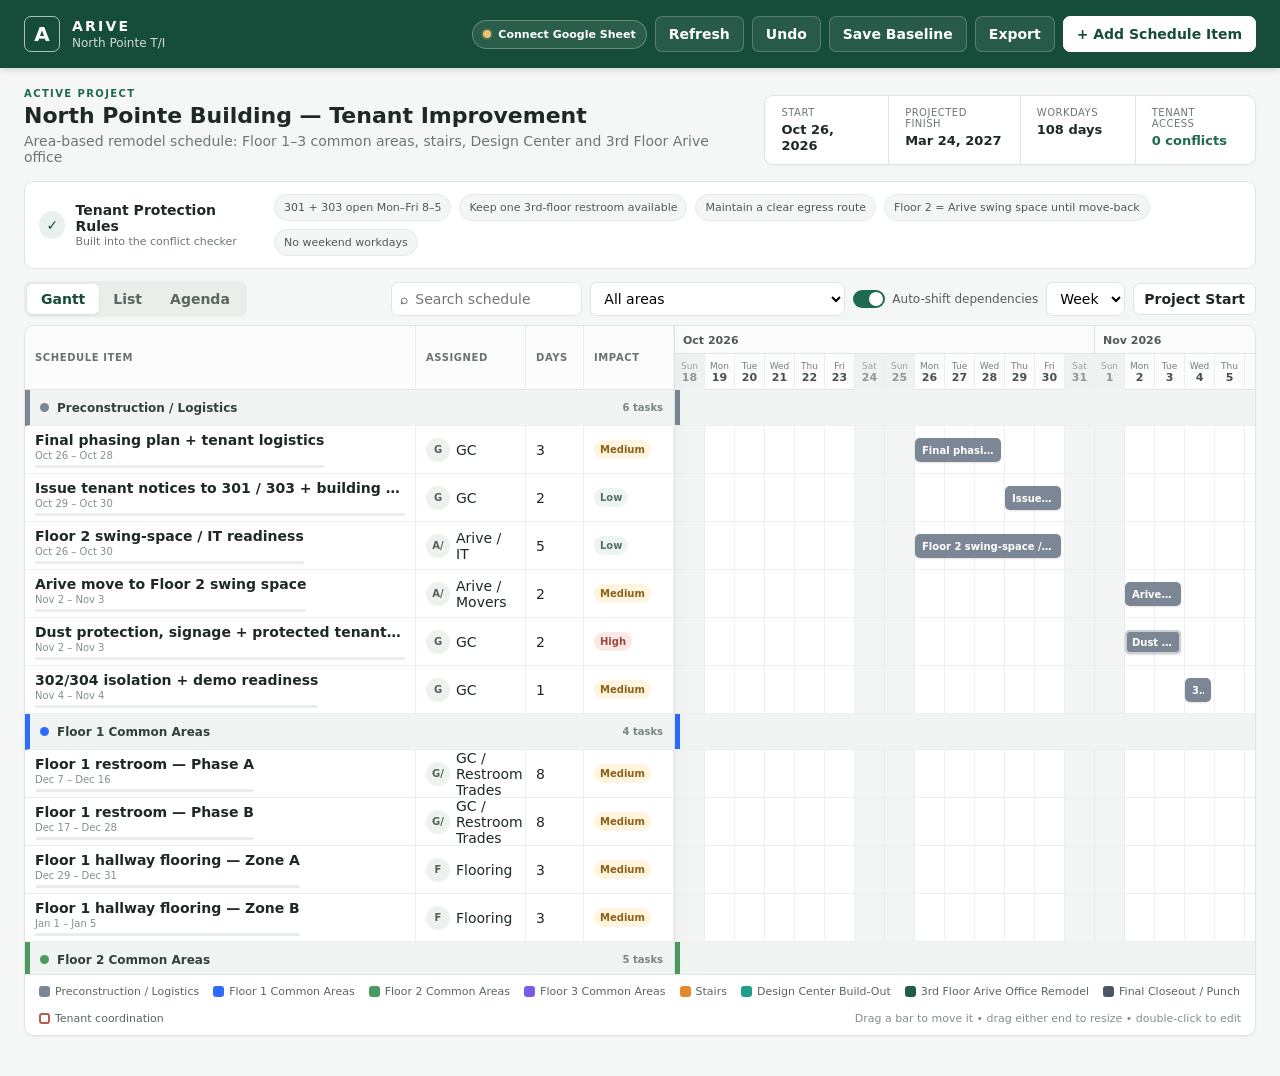
<file: index.html>
<!doctype html>
<html lang="en">
<head>
  <meta charset="utf-8" />
  <meta name="viewport" content="width=device-width, initial-scale=1" />
  <meta name="theme-color" content="#164d3a" />
  <title>North Pointe T/I Schedule</title>
  <link rel="stylesheet" href="styles.css" />
</head>
<body>
<header class="app-header">
    <div class="brand-wrap">
      <div class="brand-mark">A</div>
      <div>
        <div class="brand-name">ARIVE</div>
        <div class="brand-subtitle">North Pointe T/I</div>
      </div>
    </div>
    <div class="header-actions">
      <button class="sync-chip local" id="syncStatusBtn" title="Configure Google Sheets sync"><span class="sync-dot"></span><span id="syncStatusText">Connect Google Sheet</span></button>
      <button class="btn ghost" id="refreshBtn" title="Reload schedule from Google Sheets">Refresh</button>
      <button class="btn ghost" id="undoBtn" title="Undo last schedule change">Undo</button>
      <button class="btn ghost" id="baselineBtn">Save Baseline</button>
      <button class="btn ghost" id="exportBtn">Export</button>
      <button class="btn primary" id="addTaskBtn">+ Add Schedule Item</button>
    </div>
  </header>

  <main>
    <section class="project-strip">
      <div>
        <div class="eyebrow">ACTIVE PROJECT</div>
        <h1>North Pointe Building — Tenant Improvement</h1>
        <p>Area-based remodel schedule: Floor 1–3 common areas, stairs, Design Center and 3rd Floor Arive office</p>
      </div>
      <div class="project-stats">
        <div class="stat"><span>Start</span><strong id="projectStartLabel">Nov 2, 2026</strong></div>
        <div class="stat"><span>Projected finish</span><strong id="projectFinishLabel">—</strong></div>
        <div class="stat"><span>Workdays</span><strong id="workdayCount">—</strong></div>
        <div class="stat status-stat"><span>Tenant access</span><strong id="conflictCount" class="status-good">0 conflicts</strong></div>
      </div>
    </section>

    <section class="rules-card">
      <div class="rules-title">
        <span class="shield">✓</span>
        <div>
          <strong>Tenant Protection Rules</strong>
          <small>Built into the conflict checker</small>
        </div>
      </div>
      <div class="rule-pills">
        <span>301 + 303 open Mon–Fri 8–5</span>
        <span>Keep one 3rd-floor restroom available</span>
        <span>Maintain a clear egress route</span>
        <span>Floor 2 = Arive swing space until move-back</span>
        <span>No weekend workdays</span>
      </div>
    </section>

    <section id="warningPanel" class="warning-panel hidden"></section>

    <section class="toolbar">
      <div class="view-tabs" role="tablist">
        <button class="view-tab active" data-view="gantt">Gantt</button>
        <button class="view-tab" data-view="list">List</button>
        <button class="view-tab" data-view="agenda">Agenda</button>
      </div>
      <div class="toolbar-right">
        <label class="search-wrap"><span>⌕</span><input id="searchInput" placeholder="Search schedule" /></label>
        <select id="phaseFilter" class="control"><option value="all">All areas</option></select>
        <label class="toggle-wrap"><input id="autoShiftToggle" type="checkbox" checked /><span></span>Auto-shift dependencies</label>
        <select id="zoomSelect" class="control" title="Gantt zoom">
          <option value="day">Day</option>
          <option value="week" selected>Week</option>
        </select>
        <button class="btn ghost compact" id="todayBtn">Project Start</button>
      </div>
    </section>

    <section id="ganttView" class="schedule-card view-panel active">
      <div class="gantt-shell" id="ganttShell">
        <div class="task-pane">
          <div class="task-header grid-row">
            <div class="cell task-title-col">Schedule item</div>
            <div class="cell owner-col">Assigned</div>
            <div class="cell duration-col">Days</div>
            <div class="cell impact-col">Impact</div>
          </div>
          <div id="taskRows"></div>
        </div>
        <div class="timeline-pane" id="timelinePane">
          <div id="timelineHeader" class="timeline-header"></div>
          <div id="timelineBody" class="timeline-body"></div>
        </div>
      </div>
      <div class="legend" id="phaseLegend"></div>
    </section>

    <section id="listView" class="schedule-card view-panel">
      <div class="table-scroll"><table class="list-table"><thead><tr><th>Task</th><th>Phase</th><th>Start</th><th>Finish</th><th>Workdays</th><th>Assigned</th><th>Progress</th><th>Tenant impact</th><th>Work window</th><th>Predecessor</th></tr></thead><tbody id="listRows"></tbody></table></div>
    </section>

    <section id="agendaView" class="schedule-card view-panel">
      <div id="agendaRows" class="agenda-wrap"></div>
    </section>
  </main>

  <dialog id="taskDialog" class="modal">
    <form method="dialog" id="taskForm">
      <div class="modal-head">
        <div><div class="eyebrow">SCHEDULE ITEM</div><h2 id="dialogTitle">Add task</h2></div>
        <button class="icon-btn" value="cancel" type="button" id="closeDialogBtn">×</button>
      </div>
      <input type="hidden" id="taskId" />
      <div class="form-grid">
        <label class="full">Title<input id="taskTitle" required /></label>
        <label>Phase<select id="taskPhase"></select></label>
        <label>Assigned to<input id="taskOwner" placeholder="GC / trade / owner" /></label>
        <label>Start date<input id="taskStart" type="date" required /></label>
        <label>Duration (workdays)<input id="taskDuration" type="number" min="1" max="120" required /></label>
        <label>Progress<select id="taskProgress"><option value="0">0%</option><option value="25">25%</option><option value="50">50%</option><option value="75">75%</option><option value="100">100%</option></select></label>
        <label>Tenant impact<select id="taskImpact"><option>Low</option><option>Medium</option><option>High</option></select></label>
        <label>Work window<input id="taskWorkWindow" placeholder="Day / after-hours / phased" /></label>
        <label>Predecessor<select id="taskDependency"><option value="">None</option></select></label>
        <label>Dependency type<select id="taskDependencyType"><option value="FS">Finish → Start</option><option value="SS">Start → Start</option></select></label>
        <label class="full">Notes<textarea id="taskNotes" rows="3" placeholder="Access plan, shutdown notes, trade coordination, etc."></textarea></label>
        <label class="check full"><input id="taskAccessCritical" type="checkbox" /> This work affects the primary tenant access / egress path</label>
        <label class="full">Constraint group<select id="taskConstraint"><option value="">None</option><option value="f3-restroom">3rd floor restrooms — do not overlap</option><option value="f3-access">3rd floor access zones — do not overlap</option></select></label>
      </div>
      <div class="modal-actions">
        <button type="button" id="deleteTaskBtn" class="btn danger hidden">Delete</button>
        <span class="spacer"></span>
        <button type="button" id="cancelTaskBtn" class="btn ghost">Cancel</button>
        <button type="submit" class="btn primary">Save Item</button>
      </div>
    </form>
  </dialog>


  <dialog id="connectionDialog" class="modal small-modal">
    <div class="modal-head"><div><div class="eyebrow">GOOGLE SHEETS SYNC</div><h2>Connect schedule storage</h2></div><button class="icon-btn" id="closeConnectionBtn">×</button></div>
    <div class="connection-note">The dashboard stays fast in your browser, but the Google Sheet is the permanent source of truth. Your GitHub dashboard stores the live schedule in Google Sheets. The Web App URL is prefilled; paste the API Token from the <strong>Project Settings</strong> tab once on this browser. No schedule data is stored in GitHub.</div>
    <div class="connection-grid">
      <label>Apps Script Web App URL<input id="appsScriptUrl" placeholder="https://script.google.com/macros/s/.../exec" /></label>
      <label>API Token<input id="apiTokenInput" type="password" placeholder="Paste token from Project Settings" /></label>
    </div>
    <div id="connectionStatus" class="connection-status">Not connected.</div>
    <div class="modal-actions"><button class="btn ghost" id="disconnectBtn" type="button">Use Local Only</button><span class="spacer"></span><button class="btn ghost" id="testConnectionBtn" type="button">Test Connection</button><button class="btn primary" id="saveConnectionBtn" type="button">Connect + Load Sheet</button></div>
  </dialog>

  <dialog id="exportDialog" class="modal small-modal">
    <div class="modal-head"><div><div class="eyebrow">EXPORT / BACKUP</div><h2>Schedule data</h2></div><button class="icon-btn" id="closeExportBtn">×</button></div>
    <p class="muted">Download a portable backup or CSV. The live schedule keeps a browser backup and, when connected, saves the permanent copy to Google Sheets.</p>
    <div class="export-buttons">
      <button class="btn primary" id="downloadJsonBtn">Download JSON Backup</button>
      <button class="btn ghost" id="downloadCsvBtn">Download CSV</button>
      <label class="btn ghost file-btn">Import JSON<input type="file" id="importJsonInput" accept="application/json" /></label>
      <button class="btn ghost" id="resetBtn">Reset to Original Schedule</button>
    </div>
  </dialog>

  <div id="toast" class="toast"></div>
  <script src="config.js"></script>
  <script src="app.js"></script>
</body>
</html>
</file>
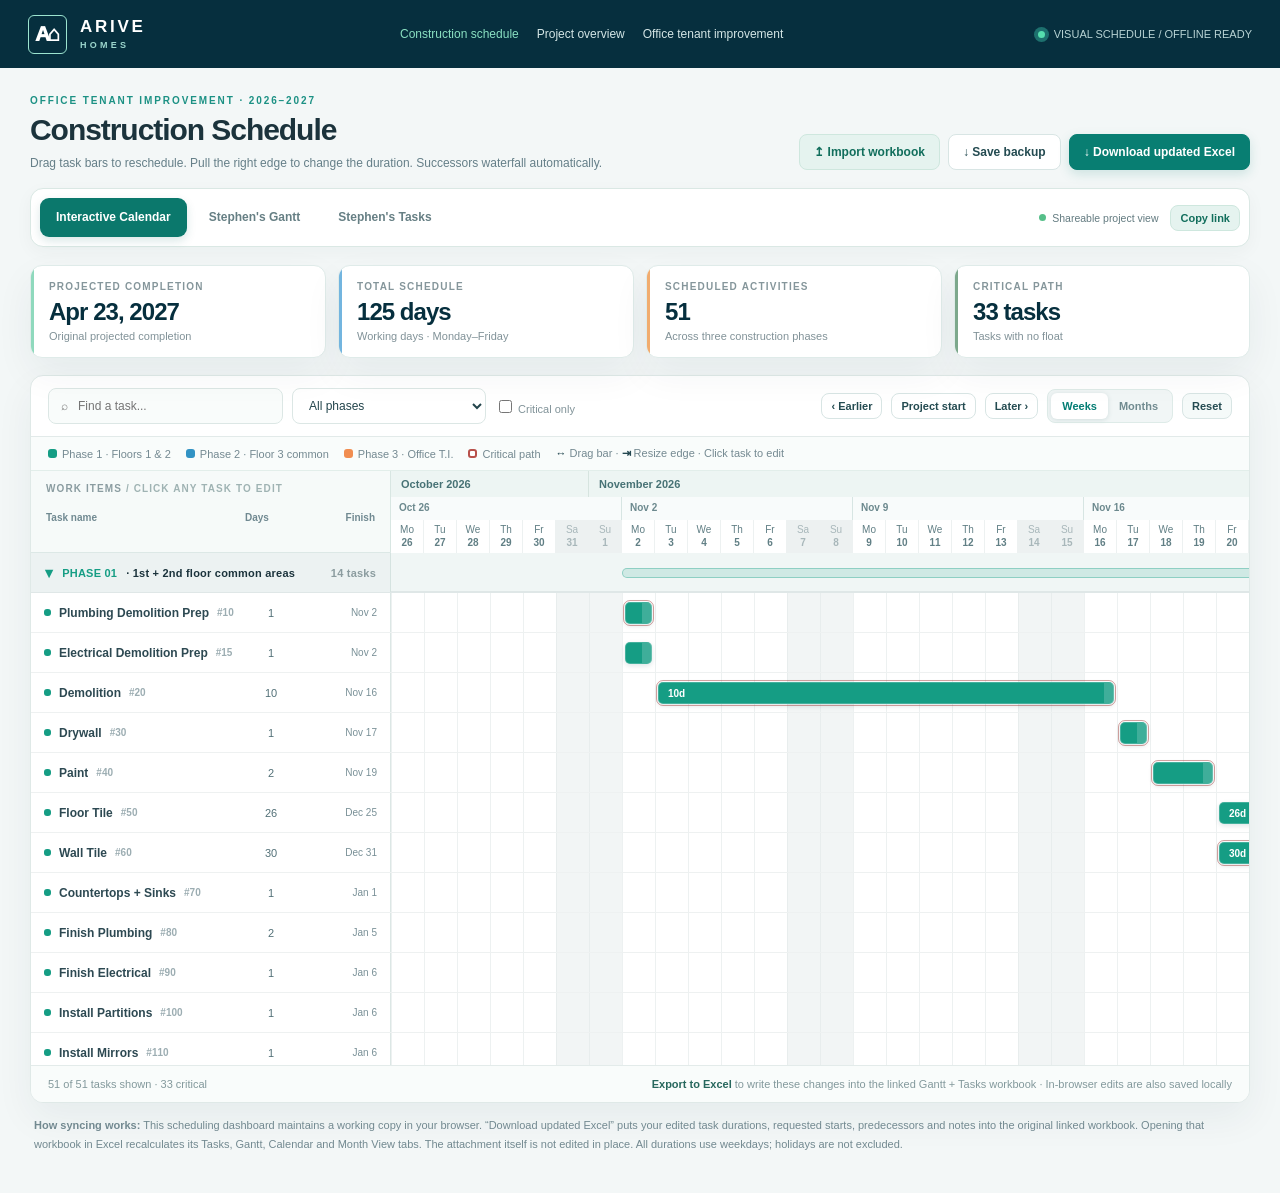
<file: stephen-office-ti/index.html>
<!DOCTYPE html>
<html lang="en"><head><meta charset="UTF-8"><meta name="viewport" content="width=device-width,initial-scale=1"><meta name="theme-color" content="#073b46"><title>ARIVE HOMES · Construction Scheduling</title>
<style>
:root{--navy:#062f3e;--deep:#053346;--blue:#167f91;--arive:#0b786c;--mint:#e5f6ed;--b:#dce7e6;--bg:#f3f7f7;--ink:#1b333c;--muted:#657f88;--purple:#7763c8;--shadow:0 15px 38px rgba(13,57,68,.06);--ph1:#159d84;--ph2:#3293c4;--ph3:#f18d50;--nameW:360px;--dayW:32px;font-family:Inter,ui-sans-serif,'Segoe UI',Arial,sans-serif}*{box-sizing:border-box}html,body{margin:0;min-height:100%;background:var(--bg);color:var(--ink)}button,input,select,textarea{font:inherit}button{cursor:pointer}button:disabled{opacity:.38;cursor:not-allowed}button:focus-visible,input:focus-visible,select:focus-visible{outline:3px solid #96d2b9;outline-offset:2px}header{height:68px;background:var(--navy);color:white;display:flex;align-items:center;padding:0 28px;gap:27px;justify-content:space-between}.logowrap{display:flex;align-items:center;gap:13px}.logo{width:39px;height:39px;border:1.5px solid #9ce4d0;display:grid;place-items:center;border-radius:6px;font-size:21px;font-weight:950;letter-spacing:-3px;padding-right:3px}.brand{font-size:17px;font-weight:850;letter-spacing:.16em;line-height:1}.brand small{font-size:9px;display:block;letter-spacing:.36em;font-weight:650;color:#9cd6cd;margin-top:6px}.navitem{font-size:12px;display:flex;gap:18px;color:#d4e6e6}.navitem span:first-child{color:#8ae0c2}.headright{display:flex;align-items:center;gap:9px;font-size:11px;color:#b8d3d4;white-space:nowrap}.pulse{background:#55ddae;width:7px;height:7px;border-radius:50%;box-shadow:0 0 0 4px #1d706e}.page{padding:27px 30px 26px;max-width:1850px;margin:auto}.page-head{display:flex;justify-content:space-between;gap:15px;flex-wrap:wrap;align-items:end;margin-bottom:18px}.eyebrow{color:#1c9184;text-transform:uppercase;font-size:10px;font-weight:850;letter-spacing:.19em;margin-bottom:7px}.title{font-size:30px;line-height:1.13;font-weight:850;letter-spacing:-.035em;margin:0}.sub{font-size:12px;margin:9px 0 0;color:var(--muted)}.actions,.group{display:flex;gap:8px;align-items:center;flex-wrap:wrap}.btn{border:1px solid #d8e5e4;border-radius:8px;padding:10px 14px;background:white;color:#244b51;font-size:12px;font-weight:750;white-space:nowrap}.btn:hover{border-color:#8dbfb7;background:#f5fcfa}.btn.primary{background:#087e72;color:#fff;border-color:#087e72;box-shadow:0 4px 12px rgba(8,126,114,.16)}.btn.primary:hover{background:#066e62}.btn.secondary{background:#e5f3ef;border-color:#cee7de;color:#116e5c}.btn.ghost{background:#f5faf9}.btn.tiny{padding:6px 9px;font-size:11px}.stats{display:grid;grid-template-columns:repeat(4,minmax(0,1fr));gap:12px;margin-bottom:17px}.stat{border:1px solid #dfebe9;background:white;border-radius:12px;padding:15px 18px;box-shadow:var(--shadow);position:relative;overflow:hidden}.stat:after{content:"";position:absolute;top:0;left:0;bottom:0;width:3px;background:#8fd9bd}.stat:nth-child(2):after{background:#73b5df}.stat:nth-child(3):after{background:#f1ac6f}.stat:nth-child(4):after{background:#7da88c}.statlabel{font-size:10px;letter-spacing:.12em;font-weight:830;color:#85969b;text-transform:uppercase}.statvalue{font-weight:820;color:var(--navy);font-size:24px;margin-top:6px;letter-spacing:-.04em}.statbottom{font-size:11px;color:#819298;margin-top:4px}.card{background:white;border:1px solid #dfe9e7;border-radius:13px;box-shadow:var(--shadow);overflow:hidden}.schedule-tools{padding:12px 17px;display:flex;align-items:center;justify-content:space-between;gap:12px;flex-wrap:wrap;border-bottom:1px solid #e2eae9}.left-tools,.right-tools{display:flex;align-items:center;gap:9px;flex-wrap:wrap}.search{border:1px solid #dce7e5;background:#f9fcfb;border-radius:8px;font-size:12px;padding:10px 12px;min-width:235px;color:#23454c}.select{border:1px solid #dce7e5;background:white;border-radius:8px;font-size:12px;padding:9px 12px;color:#23454c}.mini{font-size:11px;color:#819399}.view-toggle{display:flex;background:#f1f6f6;border:1px solid #deebe8;padding:3px;border-radius:8px}.view-toggle button{border:none;padding:7px 11px;font-size:11px;background:none;border-radius:6px;color:#718b90;font-weight:800}.view-toggle button.active{background:white;color:#047d74;box-shadow:0 1px 5px #d0dddd}.legend{display:flex;align-items:center;gap:15px;flex-wrap:wrap;background:#f9fcfb;padding:10px 17px;border-bottom:1px solid #e2eeea;font-size:11px;color:#748991}.legend strong{color:#234750}.lg{width:9px;height:9px;border-radius:3px;display:inline-block;margin-right:5px}.board{overflow:auto;max-height:min(66vh,800px);position:relative;scrollbar-color:#b8ccca #f0f5f4;overscroll-behavior:contain}.timeline-root{width:max-content;min-width:100%;position:relative}.topcell{display:flex;height:82px;position:sticky;top:0;z-index:11;background:white;border-bottom:1px solid #dce8e6}.lefthead{position:sticky;left:0;z-index:14;background:#f6faf9;border-right:1px solid #d8e6e2;width:var(--nameW);min-width:var(--nameW);padding:12px 15px}.lefthead .labeltop{font-size:10px;color:#8a9ca0;font-weight:850;letter-spacing:.11em;text-transform:uppercase}.lefthead .labelbottom{display:grid;grid-template-columns:1fr 48px 78px;margin-top:18px;font-size:10px;font-weight:800;color:#708991;gap:4px}.timehead{position:relative;flex:none;height:82px;background:white}.months{position:absolute;left:0;top:0;height:26px;width:100%;display:flex;background:#edf5f3}.mseg{border-right:1px solid #d6e4df;padding:7px 10px;font-weight:850;font-size:11px;color:#477275;white-space:nowrap;overflow:hidden}.weeks{position:absolute;top:26px;display:flex;height:23px;width:100%;background:#f8fbfb}.wseg{border-right:1px solid #d7e5e3;font-size:10px;padding:5px 8px;white-space:nowrap;color:#6c898e;font-weight:750}.days{position:absolute;display:flex;top:49px;width:100%;height:33px}.day{border-right:1px solid #edf1f1;font-size:10px;display:flex;flex-direction:column;justify-content:center;align-items:center;line-height:1.25;color:#617f85}.day.weekend{background:#edf1f1;color:#a8b7ba}.day.today{background:#dff2e7;color:#0b866e;font-weight:900}.phase-row{display:flex;height:40px;border-bottom:1px solid #dfe7e7;background:#ecf2f2;position:relative}.phase-label{position:sticky;left:0;z-index:7;width:var(--nameW);min-width:var(--nameW);display:flex;align-items:center;gap:9px;padding:0 14px;font-size:11px;font-weight:850;letter-spacing:.02em;cursor:pointer;background:#ecf2f2;border-right:1px solid #d5e3e0}.phase-label:hover{background:#e4efed}.phase-mini{margin-left:auto;font-weight:650;color:#8b9c9f}.phase-band{background:#f0f6f5;position:relative;border-bottom:1px solid #dfe7e7}.phase-duration{background:color-mix(in srgb, var(--clr) 15%, #f0f6f5);position:absolute;height:10px;top:15px;border-radius:10px;border:1px solid color-mix(in srgb, var(--clr) 35%, transparent)}.taskrow{display:flex;height:40px;border-bottom:1px solid #eef1f1;position:relative;background:white}.taskrow:hover{background:#f5faf9}.task-info{position:sticky;left:0;z-index:5;min-width:var(--nameW);width:var(--nameW);background:inherit;border-right:1px solid #dce7e5;display:grid;grid-template-columns:minmax(0,1fr) 48px 78px;align-items:center;gap:4px;padding:0 13px;cursor:pointer}.task-info:hover .taskname{text-decoration:underline;color:#067f73}.task-name-group{display:flex;align-items:center;gap:8px;min-width:0}.taskdot{width:7px;height:7px;flex:none;border-radius:3px}.taskname{font-size:12px;font-weight:700;white-space:nowrap;overflow:hidden;text-overflow:ellipsis;color:#2d4952}.task-id{color:#9cadb2;font-size:10px;flex:none;font-weight:700}.td-num{font-size:11px;color:#527077;text-align:center;font-variant-numeric:tabular-nums}.td-date{font-size:10px;color:#799097;text-align:right;white-space:nowrap}.chart-area{position:relative;flex:none;background-image:linear-gradient(to right,#edf1f1 1px,transparent 1px);background-size:var(--dayW) 100%}.wknd{position:absolute;top:0;height:100%;background:rgba(222,230,230,.4);pointer-events:none}.today-line{position:absolute;height:100%;width:2px;background:#24a87e;top:0;z-index:3;pointer-events:none;opacity:.75}.taskbar{position:absolute;top:9px;height:22px;border-radius:5px;display:flex;align-items:center;justify-content:flex-start;padding:0 9px;color:white;font-size:10px;font-weight:820;white-space:nowrap;overflow:visible;cursor:grab;box-shadow:0 2px 5px #0a3b4620;border:1px solid rgba(255,255,255,.2);touch-action:none;user-select:none;z-index:4}.taskbar:active{cursor:grabbing}.taskbar.selected{box-shadow:0 0 0 3px rgba(16,137,111,.23),0 4px 15px #164c5140;z-index:5}.taskbar.critical{outline:1.5px solid rgba(156,49,45,.45);outline-offset:1px}.taskbar .resize{position:absolute;right:-1px;top:0;bottom:0;width:10px;cursor:ew-resize;background:rgba(255,255,255,.18);border-radius:0 4px 4px 0}.taskbar .resize:hover{background:rgba(255,255,255,.48)}.taskbar .bartxt{max-width:100%;overflow:hidden;text-overflow:ellipsis}.taskbar .barhint{position:absolute;left:calc(100% + 8px);color:#7a9398;font-weight:800;font-size:10px;pointer-events:none}.taskbar.critical .barhint{color:#d87667}.taskbar.done{filter:saturate(.6);opacity:.6}.taskbar.dragging{opacity:.8;box-shadow:0 6px 23px #0d565a44;z-index:12}.board-footer{padding:12px 17px;background:#f9fcfb;border-top:1px solid #e3ebea;display:flex;align-items:center;justify-content:space-between;gap:9px;color:#83999c;font-size:11px;flex-wrap:wrap}.board-footer b{color:#27675d}.bottomhelp{font-size:11px;line-height:1.7;color:#728990;margin:13px 4px}.overlay{position:fixed;inset:0;background:#092d3970;z-index:100;display:none}.overlay.open{display:block}.drawer{position:fixed;right:0;top:0;bottom:0;width:min(430px,100%);background:#fff;box-shadow:-16px 0 50px #18333c30;z-index:101;display:none;overflow-y:auto}.drawer.open{display:block}.draw-head{background:var(--navy);color:white;padding:25px 27px 24px}.draw-top{display:flex;justify-content:space-between;gap:12px}.draw-id{font-size:11px;letter-spacing:.11em;font-weight:800;color:#9adfc9;text-transform:uppercase}.draw-title{font-size:23px;line-height:1.2;font-weight:850;margin-top:9px;letter-spacing:-.035em}.close{background:#ffffff20;border:1px solid #ffffff30;color:white;border-radius:8px;width:34px;height:34px;font-size:19px}.draw-status{display:flex;gap:9px;align-items:center;margin-top:15px;font-size:11px;color:#b8d3d5}.draw-body{padding:23px 27px}.draw-meta{display:grid;grid-template-columns:1fr 1fr;gap:10px;background:#f5faf9;border:1px solid #e1ece9;padding:14px;border-radius:10px;margin-bottom:21px}.meta-label{font-size:10px;letter-spacing:.12em;text-transform:uppercase;color:#8ba0a3;font-weight:750}.meta-value{font-size:14px;color:#265762;font-weight:800;margin-top:6px}.field{margin:0 0 17px}.field label{display:block;font-size:11px;font-weight:830;letter-spacing:.04em;margin:0 0 8px;color:#35515a}.field small{display:block;font-size:10px;line-height:1.6;color:#83979a;margin-top:6px}.field input,.field textarea,.field select{display:block;width:100%;border:1px solid #cfdfdc;background:#fff;border-radius:8px;padding:11px 12px;font-size:13px;color:#203d43}.field input:focus,.field textarea:focus,.field select:focus{outline:2px solid #a3e0cb}.draw-actions{display:flex;align-items:center;gap:8px;padding:15px 27px;border-top:1px solid #e4edec;position:sticky;bottom:0;background:#fff}.predlist{display:flex;flex-wrap:wrap;gap:5px}.pred-pill{font-size:11px;font-weight:800;border:1px solid #d7e5e1;padding:5px 8px;border-radius:6px;background:#f5faf9}.toast{position:fixed;bottom:25px;left:50%;transform:translateX(-50%) translateY(35px);background:#123d47;color:white;font-weight:700;font-size:12px;padding:13px 18px;border-radius:11px;box-shadow:0 10px 45px #0b41453a;opacity:0;transition:.2s;pointer-events:none;z-index:200;max-width:calc(100vw - 30px);text-align:center}.toast.show{opacity:1;transform:translateX(-50%) translateY(0)}.empty{padding:34px;text-align:center;color:#7c9397}.hint-pop{position:fixed;display:none;z-index:50;padding:9px 12px;background:#123944;color:white;font-size:11px;max-width:240px;border-radius:8px;box-shadow:0 6px 22px #0d464633;pointer-events:none;line-height:1.5}.hint-pop b{font-size:12px}.print-only{display:none}@media(max-width:900px){header{padding:0 14px}.navitem{display:none}.page{padding:16px 11px}.title{font-size:24px}.stats{grid-template-columns:repeat(2,1fr)}.stat{padding:12px}.statvalue{font-size:20px}.search{min-width:145px}.schedule-tools{padding:10px}.left-tools{width:100%}.legend{font-size:10px}.btn{padding:9px}.board{max-height:65vh}:root{--nameW:275px}.task-info{padding:0 8px;grid-template-columns:minmax(0,1fr) 35px 64px}.taskname{font-size:11px}.lefthead .labelbottom{grid-template-columns:1fr 35px 64px}.task-id{display:none}}@media print{header,.actions,.schedule-tools,.board-footer,.bottomhelp{display:none}.page{padding:0}.board{max-height:none;overflow:visible}.card{box-shadow:none}.print-only{display:block}}
</style><link rel="stylesheet" href="portal.css"></head><body>
<header><div class="logowrap"><div class="logo">A⌂</div><div class="brand">ARIVE<small>HOMES</small></div></div><div class="navitem"><span>Construction schedule</span><span>Project overview</span><span>Office tenant improvement</span></div><div class="headright"><span class="pulse"></span> VISUAL SCHEDULE / OFFLINE READY</div></header>
<div class="page"><div class="page-head"><div><div class="eyebrow">Office tenant improvement · 2026–2027</div><h1 class="title">Construction Schedule</h1><p class="sub">Drag task bars to reschedule. Pull the right edge to change the duration. Successors waterfall automatically.</p></div><div class="actions"><button class="btn secondary" id="importBtn">↥ Import workbook</button><button class="btn" id="backupBtn">↓ Save backup</button><button class="btn primary" id="excelBtn">↓ Download updated Excel</button><input type="file" id="filePicker" accept=".xlsx,.json" style="display:none"></div></div>
<div class="stats"><div class="stat"><div class="statlabel">Projected completion</div><div class="statvalue" id="finishStat">—</div><div class="statbottom" id="finishSub">Based on predecessor links</div></div><div class="stat"><div class="statlabel">Total schedule</div><div class="statvalue" id="daysStat">—</div><div class="statbottom">Working days · Monday–Friday</div></div><div class="stat"><div class="statlabel">Scheduled activities</div><div class="statvalue" id="tasksStat">51</div><div class="statbottom">Across three construction phases</div></div><div class="stat"><div class="statlabel">Critical path</div><div class="statvalue" id="criticalStat">—</div><div class="statbottom">Tasks with no float</div></div></div>
<section class="card"><div class="schedule-tools"><div class="left-tools"><input class="search" id="search" placeholder="⌕   Find a task..." aria-label="Search tasks"><select class="select" id="phaseFilter"><option value="0">All phases</option><option value="1">Phase 1 · 1st + 2nd floors</option><option value="2">Phase 2 · 3rd floor common</option><option value="3">Phase 3 · 3rd floor offices</option></select><label class="mini"><input type="checkbox" id="criticalOnly"> Critical only</label></div><div class="right-tools"><button class="btn tiny" id="prevBtn">‹ Earlier</button><button class="btn tiny" id="todayBtn">Project start</button><button class="btn tiny" id="nextBtn">Later ›</button><div class="view-toggle"><button id="wkBtn" class="active">Weeks</button><button id="moBtn">Months</button></div><button class="btn tiny ghost" id="resetBtn" title="Restore original schedule">Reset</button></div></div>
<div class="legend"><span><i class="lg" style="background:var(--ph1)"></i>Phase 1 · Floors 1 &amp; 2</span><span><i class="lg" style="background:var(--ph2)"></i>Phase 2 · Floor 3 common</span><span><i class="lg" style="background:var(--ph3)"></i>Phase 3 · Office T.I.</span><span><i class="lg" style="border:2px solid #b8514b;background:#fff"></i>Critical path</span><span><strong>↔</strong> Drag bar · <strong>⇥</strong> Resize edge · Click task to edit</span></div>
<div class="board" id="board"><div class="timeline-root" id="timeline"></div></div><div class="board-footer"><span id="showing">Showing all tasks</span><span><b>Export to Excel</b> to write these changes into the linked Gantt + Tasks workbook · In-browser edits are also saved locally</span></div></section><p class="bottomhelp"><b>How syncing works:</b> This scheduling dashboard maintains a working copy in your browser. “Download updated Excel” puts your edited task durations, requested starts, predecessors and notes into the original linked workbook. Opening that workbook in Excel recalculates its Tasks, Gantt, Calendar and Month View tabs. The attachment itself is not edited in place. All durations use weekdays; holidays are not excluded.</p></div>
<div class="overlay" id="overlay"></div><aside class="drawer" id="drawer" aria-label="Edit construction task"><div class="draw-head"><div class="draw-top"><div><div class="draw-id" id="drawId"></div><div class="draw-title" id="drawTitle"></div></div><button class="close" id="closeDrawer" aria-label="Close editor">×</button></div><div class="draw-status"><span class="pulse"></span><span>Live predecessor-based scheduling</span></div></div><div class="draw-body"><div class="draw-meta"><div><div class="meta-label">Calculated start</div><div class="meta-value" id="drawStart"></div></div><div><div class="meta-label">Calculated finish</div><div class="meta-value" id="drawFinish"></div></div><div><div class="meta-label">Task float</div><div class="meta-value" id="drawFloat"></div></div><div><div class="meta-label">Dependent tasks</div><div class="meta-value" id="drawChild"></div></div></div>
<div class="field"><label for="editDays">Duration · workdays</label><input id="editDays" type="number" min="1" max="365" step="1"><small>Change duration to extend or shorten the task. All dependent tasks recalculate automatically.</small></div><div class="field"><label for="editRequested">Earliest requested start</label><input id="editRequested" type="date"><small>Blank = schedule immediately after predecessors. This date cannot override unfinished predecessors.</small></div><div class="field"><label for="editPred">Predecessor task IDs</label><input id="editPred" type="text" placeholder="Example: 20, 30"><small>Comma-separated task IDs. All links are finish-to-start. Cycles and unknown IDs are rejected.</small><div class="predlist" id="predPills" style="margin-top:8px"></div></div><div class="field"><label for="editStatus">Progress status</label><select id="editStatus"><option>Not started</option><option>In progress</option><option>Complete</option><option>On hold</option></select></div><div class="field"><label for="editNotes">Field notes</label><textarea id="editNotes" rows="4" placeholder="Updates, subs, access requirements..."></textarea></div></div><div class="draw-actions"><button class="btn primary" id="saveTask">Save & recalculate</button><button class="btn" id="clearTask">Clear start override</button><button class="btn" id="cancelTask">Cancel</button></div></aside><div class="toast" id="toast"></div><div class="hint-pop" id="hintPop"></div>
<script>/*!

JSZip v3.10.1 - A JavaScript class for generating and reading zip files
<http://stuartk.com/jszip>

(c) 2009-2016 Stuart Knightley <stuart [at] stuartk.com>
Dual licenced under the MIT license or GPLv3. See https://raw.github.com/Stuk/jszip/main/LICENSE.markdown.

JSZip uses the library pako released under the MIT license :
https://github.com/nodeca/pako/blob/main/LICENSE
*/

!function(e){if("object"==typeof exports&&"undefined"!=typeof module)module.exports=e();else if("function"==typeof define&&define.amd)define([],e);else{("undefined"!=typeof window?window:"undefined"!=typeof global?global:"undefined"!=typeof self?self:this).JSZip=e()}}(function(){return function s(a,o,h){function u(r,e){if(!o[r]){if(!a[r]){var t="function"==typeof require&&require;if(!e&&t)return t(r,!0);if(l)return l(r,!0);var n=new Error("Cannot find module '"+r+"'");throw n.code="MODULE_NOT_FOUND",n}var i=o[r]={exports:{}};a[r][0].call(i.exports,function(e){var t=a[r][1][e];return u(t||e)},i,i.exports,s,a,o,h)}return o[r].exports}for(var l="function"==typeof require&&require,e=0;e<h.length;e++)u(h[e]);return u}({1:[function(e,t,r){"use strict";var d=e("./utils"),c=e("./support"),p="ABCDEFGHIJKLMNOPQRSTUVWXYZabcdefghijklmnopqrstuvwxyz0123456789+/=";r.encode=function(e){for(var t,r,n,i,s,a,o,h=[],u=0,l=e.length,f=l,c="string"!==d.getTypeOf(e);u<e.length;)f=l-u,n=c?(t=e[u++],r=u<l?e[u++]:0,u<l?e[u++]:0):(t=e.charCodeAt(u++),r=u<l?e.charCodeAt(u++):0,u<l?e.charCodeAt(u++):0),i=t>>2,s=(3&t)<<4|r>>4,a=1<f?(15&r)<<2|n>>6:64,o=2<f?63&n:64,h.push(p.charAt(i)+p.charAt(s)+p.charAt(a)+p.charAt(o));return h.join("")},r.decode=function(e){var t,r,n,i,s,a,o=0,h=0,u="data:";if(e.substr(0,u.length)===u)throw new Error("Invalid base64 input, it looks like a data url.");var l,f=3*(e=e.replace(/[^A-Za-z0-9+/=]/g,"")).length/4;if(e.charAt(e.length-1)===p.charAt(64)&&f--,e.charAt(e.length-2)===p.charAt(64)&&f--,f%1!=0)throw new Error("Invalid base64 input, bad content length.");for(l=c.uint8array?new Uint8Array(0|f):new Array(0|f);o<e.length;)t=p.indexOf(e.charAt(o++))<<2|(i=p.indexOf(e.charAt(o++)))>>4,r=(15&i)<<4|(s=p.indexOf(e.charAt(o++)))>>2,n=(3&s)<<6|(a=p.indexOf(e.charAt(o++))),l[h++]=t,64!==s&&(l[h++]=r),64!==a&&(l[h++]=n);return l}},{"./support":30,"./utils":32}],2:[function(e,t,r){"use strict";var n=e("./external"),i=e("./stream/DataWorker"),s=e("./stream/Crc32Probe"),a=e("./stream/DataLengthProbe");function o(e,t,r,n,i){this.compressedSize=e,this.uncompressedSize=t,this.crc32=r,this.compression=n,this.compressedContent=i}o.prototype={getContentWorker:function(){var e=new i(n.Promise.resolve(this.compressedContent)).pipe(this.compression.uncompressWorker()).pipe(new a("data_length")),t=this;return e.on("end",function(){if(this.streamInfo.data_length!==t.uncompressedSize)throw new Error("Bug : uncompressed data size mismatch")}),e},getCompressedWorker:function(){return new i(n.Promise.resolve(this.compressedContent)).withStreamInfo("compressedSize",this.compressedSize).withStreamInfo("uncompressedSize",this.uncompressedSize).withStreamInfo("crc32",this.crc32).withStreamInfo("compression",this.compression)}},o.createWorkerFrom=function(e,t,r){return e.pipe(new s).pipe(new a("uncompressedSize")).pipe(t.compressWorker(r)).pipe(new a("compressedSize")).withStreamInfo("compression",t)},t.exports=o},{"./external":6,"./stream/Crc32Probe":25,"./stream/DataLengthProbe":26,"./stream/DataWorker":27}],3:[function(e,t,r){"use strict";var n=e("./stream/GenericWorker");r.STORE={magic:"\0\0",compressWorker:function(){return new n("STORE compression")},uncompressWorker:function(){return new n("STORE decompression")}},r.DEFLATE=e("./flate")},{"./flate":7,"./stream/GenericWorker":28}],4:[function(e,t,r){"use strict";var n=e("./utils");var o=function(){for(var e,t=[],r=0;r<256;r++){e=r;for(var n=0;n<8;n++)e=1&e?3988292384^e>>>1:e>>>1;t[r]=e}return t}();t.exports=function(e,t){return void 0!==e&&e.length?"string"!==n.getTypeOf(e)?function(e,t,r,n){var i=o,s=n+r;e^=-1;for(var a=n;a<s;a++)e=e>>>8^i[255&(e^t[a])];return-1^e}(0|t,e,e.length,0):function(e,t,r,n){var i=o,s=n+r;e^=-1;for(var a=n;a<s;a++)e=e>>>8^i[255&(e^t.charCodeAt(a))];return-1^e}(0|t,e,e.length,0):0}},{"./utils":32}],5:[function(e,t,r){"use strict";r.base64=!1,r.binary=!1,r.dir=!1,r.createFolders=!0,r.date=null,r.compression=null,r.compressionOptions=null,r.comment=null,r.unixPermissions=null,r.dosPermissions=null},{}],6:[function(e,t,r){"use strict";var n=null;n="undefined"!=typeof Promise?Promise:e("lie"),t.exports={Promise:n}},{lie:37}],7:[function(e,t,r){"use strict";var n="undefined"!=typeof Uint8Array&&"undefined"!=typeof Uint16Array&&"undefined"!=typeof Uint32Array,i=e("pako"),s=e("./utils"),a=e("./stream/GenericWorker"),o=n?"uint8array":"array";function h(e,t){a.call(this,"FlateWorker/"+e),this._pako=null,this._pakoAction=e,this._pakoOptions=t,this.meta={}}r.magic="\b\0",s.inherits(h,a),h.prototype.processChunk=function(e){this.meta=e.meta,null===this._pako&&this._createPako(),this._pako.push(s.transformTo(o,e.data),!1)},h.prototype.flush=function(){a.prototype.flush.call(this),null===this._pako&&this._createPako(),this._pako.push([],!0)},h.prototype.cleanUp=function(){a.prototype.cleanUp.call(this),this._pako=null},h.prototype._createPako=function(){this._pako=new i[this._pakoAction]({raw:!0,level:this._pakoOptions.level||-1});var t=this;this._pako.onData=function(e){t.push({data:e,meta:t.meta})}},r.compressWorker=function(e){return new h("Deflate",e)},r.uncompressWorker=function(){return new h("Inflate",{})}},{"./stream/GenericWorker":28,"./utils":32,pako:38}],8:[function(e,t,r){"use strict";function A(e,t){var r,n="";for(r=0;r<t;r++)n+=String.fromCharCode(255&e),e>>>=8;return n}function n(e,t,r,n,i,s){var a,o,h=e.file,u=e.compression,l=s!==O.utf8encode,f=I.transformTo("string",s(h.name)),c=I.transformTo("string",O.utf8encode(h.name)),d=h.comment,p=I.transformTo("string",s(d)),m=I.transformTo("string",O.utf8encode(d)),_=c.length!==h.name.length,g=m.length!==d.length,b="",v="",y="",w=h.dir,k=h.date,x={crc32:0,compressedSize:0,uncompressedSize:0};t&&!r||(x.crc32=e.crc32,x.compressedSize=e.compressedSize,x.uncompressedSize=e.uncompressedSize);var S=0;t&&(S|=8),l||!_&&!g||(S|=2048);var z=0,C=0;w&&(z|=16),"UNIX"===i?(C=798,z|=function(e,t){var r=e;return e||(r=t?16893:33204),(65535&r)<<16}(h.unixPermissions,w)):(C=20,z|=function(e){return 63&(e||0)}(h.dosPermissions)),a=k.getUTCHours(),a<<=6,a|=k.getUTCMinutes(),a<<=5,a|=k.getUTCSeconds()/2,o=k.getUTCFullYear()-1980,o<<=4,o|=k.getUTCMonth()+1,o<<=5,o|=k.getUTCDate(),_&&(v=A(1,1)+A(B(f),4)+c,b+="up"+A(v.length,2)+v),g&&(y=A(1,1)+A(B(p),4)+m,b+="uc"+A(y.length,2)+y);var E="";return E+="\n\0",E+=A(S,2),E+=u.magic,E+=A(a,2),E+=A(o,2),E+=A(x.crc32,4),E+=A(x.compressedSize,4),E+=A(x.uncompressedSize,4),E+=A(f.length,2),E+=A(b.length,2),{fileRecord:R.LOCAL_FILE_HEADER+E+f+b,dirRecord:R.CENTRAL_FILE_HEADER+A(C,2)+E+A(p.length,2)+"\0\0\0\0"+A(z,4)+A(n,4)+f+b+p}}var I=e("../utils"),i=e("../stream/GenericWorker"),O=e("../utf8"),B=e("../crc32"),R=e("../signature");function s(e,t,r,n){i.call(this,"ZipFileWorker"),this.bytesWritten=0,this.zipComment=t,this.zipPlatform=r,this.encodeFileName=n,this.streamFiles=e,this.accumulate=!1,this.contentBuffer=[],this.dirRecords=[],this.currentSourceOffset=0,this.entriesCount=0,this.currentFile=null,this._sources=[]}I.inherits(s,i),s.prototype.push=function(e){var t=e.meta.percent||0,r=this.entriesCount,n=this._sources.length;this.accumulate?this.contentBuffer.push(e):(this.bytesWritten+=e.data.length,i.prototype.push.call(this,{data:e.data,meta:{currentFile:this.currentFile,percent:r?(t+100*(r-n-1))/r:100}}))},s.prototype.openedSource=function(e){this.currentSourceOffset=this.bytesWritten,this.currentFile=e.file.name;var t=this.streamFiles&&!e.file.dir;if(t){var r=n(e,t,!1,this.currentSourceOffset,this.zipPlatform,this.encodeFileName);this.push({data:r.fileRecord,meta:{percent:0}})}else this.accumulate=!0},s.prototype.closedSource=function(e){this.accumulate=!1;var t=this.streamFiles&&!e.file.dir,r=n(e,t,!0,this.currentSourceOffset,this.zipPlatform,this.encodeFileName);if(this.dirRecords.push(r.dirRecord),t)this.push({data:function(e){return R.DATA_DESCRIPTOR+A(e.crc32,4)+A(e.compressedSize,4)+A(e.uncompressedSize,4)}(e),meta:{percent:100}});else for(this.push({data:r.fileRecord,meta:{percent:0}});this.contentBuffer.length;)this.push(this.contentBuffer.shift());this.currentFile=null},s.prototype.flush=function(){for(var e=this.bytesWritten,t=0;t<this.dirRecords.length;t++)this.push({data:this.dirRecords[t],meta:{percent:100}});var r=this.bytesWritten-e,n=function(e,t,r,n,i){var s=I.transformTo("string",i(n));return R.CENTRAL_DIRECTORY_END+"\0\0\0\0"+A(e,2)+A(e,2)+A(t,4)+A(r,4)+A(s.length,2)+s}(this.dirRecords.length,r,e,this.zipComment,this.encodeFileName);this.push({data:n,meta:{percent:100}})},s.prototype.prepareNextSource=function(){this.previous=this._sources.shift(),this.openedSource(this.previous.streamInfo),this.isPaused?this.previous.pause():this.previous.resume()},s.prototype.registerPrevious=function(e){this._sources.push(e);var t=this;return e.on("data",function(e){t.processChunk(e)}),e.on("end",function(){t.closedSource(t.previous.streamInfo),t._sources.length?t.prepareNextSource():t.end()}),e.on("error",function(e){t.error(e)}),this},s.prototype.resume=function(){return!!i.prototype.resume.call(this)&&(!this.previous&&this._sources.length?(this.prepareNextSource(),!0):this.previous||this._sources.length||this.generatedError?void 0:(this.end(),!0))},s.prototype.error=function(e){var t=this._sources;if(!i.prototype.error.call(this,e))return!1;for(var r=0;r<t.length;r++)try{t[r].error(e)}catch(e){}return!0},s.prototype.lock=function(){i.prototype.lock.call(this);for(var e=this._sources,t=0;t<e.length;t++)e[t].lock()},t.exports=s},{"../crc32":4,"../signature":23,"../stream/GenericWorker":28,"../utf8":31,"../utils":32}],9:[function(e,t,r){"use strict";var u=e("../compressions"),n=e("./ZipFileWorker");r.generateWorker=function(e,a,t){var o=new n(a.streamFiles,t,a.platform,a.encodeFileName),h=0;try{e.forEach(function(e,t){h++;var r=function(e,t){var r=e||t,n=u[r];if(!n)throw new Error(r+" is not a valid compression method !");return n}(t.options.compression,a.compression),n=t.options.compressionOptions||a.compressionOptions||{},i=t.dir,s=t.date;t._compressWorker(r,n).withStreamInfo("file",{name:e,dir:i,date:s,comment:t.comment||"",unixPermissions:t.unixPermissions,dosPermissions:t.dosPermissions}).pipe(o)}),o.entriesCount=h}catch(e){o.error(e)}return o}},{"../compressions":3,"./ZipFileWorker":8}],10:[function(e,t,r){"use strict";function n(){if(!(this instanceof n))return new n;if(arguments.length)throw new Error("The constructor with parameters has been removed in JSZip 3.0, please check the upgrade guide.");this.files=Object.create(null),this.comment=null,this.root="",this.clone=function(){var e=new n;for(var t in this)"function"!=typeof this[t]&&(e[t]=this[t]);return e}}(n.prototype=e("./object")).loadAsync=e("./load"),n.support=e("./support"),n.defaults=e("./defaults"),n.version="3.10.1",n.loadAsync=function(e,t){return(new n).loadAsync(e,t)},n.external=e("./external"),t.exports=n},{"./defaults":5,"./external":6,"./load":11,"./object":15,"./support":30}],11:[function(e,t,r){"use strict";var u=e("./utils"),i=e("./external"),n=e("./utf8"),s=e("./zipEntries"),a=e("./stream/Crc32Probe"),l=e("./nodejsUtils");function f(n){return new i.Promise(function(e,t){var r=n.decompressed.getContentWorker().pipe(new a);r.on("error",function(e){t(e)}).on("end",function(){r.streamInfo.crc32!==n.decompressed.crc32?t(new Error("Corrupted zip : CRC32 mismatch")):e()}).resume()})}t.exports=function(e,o){var h=this;return o=u.extend(o||{},{base64:!1,checkCRC32:!1,optimizedBinaryString:!1,createFolders:!1,decodeFileName:n.utf8decode}),l.isNode&&l.isStream(e)?i.Promise.reject(new Error("JSZip can't accept a stream when loading a zip file.")):u.prepareContent("the loaded zip file",e,!0,o.optimizedBinaryString,o.base64).then(function(e){var t=new s(o);return t.load(e),t}).then(function(e){var t=[i.Promise.resolve(e)],r=e.files;if(o.checkCRC32)for(var n=0;n<r.length;n++)t.push(f(r[n]));return i.Promise.all(t)}).then(function(e){for(var t=e.shift(),r=t.files,n=0;n<r.length;n++){var i=r[n],s=i.fileNameStr,a=u.resolve(i.fileNameStr);h.file(a,i.decompressed,{binary:!0,optimizedBinaryString:!0,date:i.date,dir:i.dir,comment:i.fileCommentStr.length?i.fileCommentStr:null,unixPermissions:i.unixPermissions,dosPermissions:i.dosPermissions,createFolders:o.createFolders}),i.dir||(h.file(a).unsafeOriginalName=s)}return t.zipComment.length&&(h.comment=t.zipComment),h})}},{"./external":6,"./nodejsUtils":14,"./stream/Crc32Probe":25,"./utf8":31,"./utils":32,"./zipEntries":33}],12:[function(e,t,r){"use strict";var n=e("../utils"),i=e("../stream/GenericWorker");function s(e,t){i.call(this,"Nodejs stream input adapter for "+e),this._upstreamEnded=!1,this._bindStream(t)}n.inherits(s,i),s.prototype._bindStream=function(e){var t=this;(this._stream=e).pause(),e.on("data",function(e){t.push({data:e,meta:{percent:0}})}).on("error",function(e){t.isPaused?this.generatedError=e:t.error(e)}).on("end",function(){t.isPaused?t._upstreamEnded=!0:t.end()})},s.prototype.pause=function(){return!!i.prototype.pause.call(this)&&(this._stream.pause(),!0)},s.prototype.resume=function(){return!!i.prototype.resume.call(this)&&(this._upstreamEnded?this.end():this._stream.resume(),!0)},t.exports=s},{"../stream/GenericWorker":28,"../utils":32}],13:[function(e,t,r){"use strict";var i=e("readable-stream").Readable;function n(e,t,r){i.call(this,t),this._helper=e;var n=this;e.on("data",function(e,t){n.push(e)||n._helper.pause(),r&&r(t)}).on("error",function(e){n.emit("error",e)}).on("end",function(){n.push(null)})}e("../utils").inherits(n,i),n.prototype._read=function(){this._helper.resume()},t.exports=n},{"../utils":32,"readable-stream":16}],14:[function(e,t,r){"use strict";t.exports={isNode:"undefined"!=typeof Buffer,newBufferFrom:function(e,t){if(Buffer.from&&Buffer.from!==Uint8Array.from)return Buffer.from(e,t);if("number"==typeof e)throw new Error('The "data" argument must not be a number');return new Buffer(e,t)},allocBuffer:function(e){if(Buffer.alloc)return Buffer.alloc(e);var t=new Buffer(e);return t.fill(0),t},isBuffer:function(e){return Buffer.isBuffer(e)},isStream:function(e){return e&&"function"==typeof e.on&&"function"==typeof e.pause&&"function"==typeof e.resume}}},{}],15:[function(e,t,r){"use strict";function s(e,t,r){var n,i=u.getTypeOf(t),s=u.extend(r||{},f);s.date=s.date||new Date,null!==s.compression&&(s.compression=s.compression.toUpperCase()),"string"==typeof s.unixPermissions&&(s.unixPermissions=parseInt(s.unixPermissions,8)),s.unixPermissions&&16384&s.unixPermissions&&(s.dir=!0),s.dosPermissions&&16&s.dosPermissions&&(s.dir=!0),s.dir&&(e=g(e)),s.createFolders&&(n=_(e))&&b.call(this,n,!0);var a="string"===i&&!1===s.binary&&!1===s.base64;r&&void 0!==r.binary||(s.binary=!a),(t instanceof c&&0===t.uncompressedSize||s.dir||!t||0===t.length)&&(s.base64=!1,s.binary=!0,t="",s.compression="STORE",i="string");var o=null;o=t instanceof c||t instanceof l?t:p.isNode&&p.isStream(t)?new m(e,t):u.prepareContent(e,t,s.binary,s.optimizedBinaryString,s.base64);var h=new d(e,o,s);this.files[e]=h}var i=e("./utf8"),u=e("./utils"),l=e("./stream/GenericWorker"),a=e("./stream/StreamHelper"),f=e("./defaults"),c=e("./compressedObject"),d=e("./zipObject"),o=e("./generate"),p=e("./nodejsUtils"),m=e("./nodejs/NodejsStreamInputAdapter"),_=function(e){"/"===e.slice(-1)&&(e=e.substring(0,e.length-1));var t=e.lastIndexOf("/");return 0<t?e.substring(0,t):""},g=function(e){return"/"!==e.slice(-1)&&(e+="/"),e},b=function(e,t){return t=void 0!==t?t:f.createFolders,e=g(e),this.files[e]||s.call(this,e,null,{dir:!0,createFolders:t}),this.files[e]};function h(e){return"[object RegExp]"===Object.prototype.toString.call(e)}var n={load:function(){throw new Error("This method has been removed in JSZip 3.0, please check the upgrade guide.")},forEach:function(e){var t,r,n;for(t in this.files)n=this.files[t],(r=t.slice(this.root.length,t.length))&&t.slice(0,this.root.length)===this.root&&e(r,n)},filter:function(r){var n=[];return this.forEach(function(e,t){r(e,t)&&n.push(t)}),n},file:function(e,t,r){if(1!==arguments.length)return e=this.root+e,s.call(this,e,t,r),this;if(h(e)){var n=e;return this.filter(function(e,t){return!t.dir&&n.test(e)})}var i=this.files[this.root+e];return i&&!i.dir?i:null},folder:function(r){if(!r)return this;if(h(r))return this.filter(function(e,t){return t.dir&&r.test(e)});var e=this.root+r,t=b.call(this,e),n=this.clone();return n.root=t.name,n},remove:function(r){r=this.root+r;var e=this.files[r];if(e||("/"!==r.slice(-1)&&(r+="/"),e=this.files[r]),e&&!e.dir)delete this.files[r];else for(var t=this.filter(function(e,t){return t.name.slice(0,r.length)===r}),n=0;n<t.length;n++)delete this.files[t[n].name];return this},generate:function(){throw new Error("This method has been removed in JSZip 3.0, please check the upgrade guide.")},generateInternalStream:function(e){var t,r={};try{if((r=u.extend(e||{},{streamFiles:!1,compression:"STORE",compressionOptions:null,type:"",platform:"DOS",comment:null,mimeType:"application/zip",encodeFileName:i.utf8encode})).type=r.type.toLowerCase(),r.compression=r.compression.toUpperCase(),"binarystring"===r.type&&(r.type="string"),!r.type)throw new Error("No output type specified.");u.checkSupport(r.type),"darwin"!==r.platform&&"freebsd"!==r.platform&&"linux"!==r.platform&&"sunos"!==r.platform||(r.platform="UNIX"),"win32"===r.platform&&(r.platform="DOS");var n=r.comment||this.comment||"";t=o.generateWorker(this,r,n)}catch(e){(t=new l("error")).error(e)}return new a(t,r.type||"string",r.mimeType)},generateAsync:function(e,t){return this.generateInternalStream(e).accumulate(t)},generateNodeStream:function(e,t){return(e=e||{}).type||(e.type="nodebuffer"),this.generateInternalStream(e).toNodejsStream(t)}};t.exports=n},{"./compressedObject":2,"./defaults":5,"./generate":9,"./nodejs/NodejsStreamInputAdapter":12,"./nodejsUtils":14,"./stream/GenericWorker":28,"./stream/StreamHelper":29,"./utf8":31,"./utils":32,"./zipObject":35}],16:[function(e,t,r){"use strict";t.exports=e("stream")},{stream:void 0}],17:[function(e,t,r){"use strict";var n=e("./DataReader");function i(e){n.call(this,e);for(var t=0;t<this.data.length;t++)e[t]=255&e[t]}e("../utils").inherits(i,n),i.prototype.byteAt=function(e){return this.data[this.zero+e]},i.prototype.lastIndexOfSignature=function(e){for(var t=e.charCodeAt(0),r=e.charCodeAt(1),n=e.charCodeAt(2),i=e.charCodeAt(3),s=this.length-4;0<=s;--s)if(this.data[s]===t&&this.data[s+1]===r&&this.data[s+2]===n&&this.data[s+3]===i)return s-this.zero;return-1},i.prototype.readAndCheckSignature=function(e){var t=e.charCodeAt(0),r=e.charCodeAt(1),n=e.charCodeAt(2),i=e.charCodeAt(3),s=this.readData(4);return t===s[0]&&r===s[1]&&n===s[2]&&i===s[3]},i.prototype.readData=function(e){if(this.checkOffset(e),0===e)return[];var t=this.data.slice(this.zero+this.index,this.zero+this.index+e);return this.index+=e,t},t.exports=i},{"../utils":32,"./DataReader":18}],18:[function(e,t,r){"use strict";var n=e("../utils");function i(e){this.data=e,this.length=e.length,this.index=0,this.zero=0}i.prototype={checkOffset:function(e){this.checkIndex(this.index+e)},checkIndex:function(e){if(this.length<this.zero+e||e<0)throw new Error("End of data reached (data length = "+this.length+", asked index = "+e+"). Corrupted zip ?")},setIndex:function(e){this.checkIndex(e),this.index=e},skip:function(e){this.setIndex(this.index+e)},byteAt:function(){},readInt:function(e){var t,r=0;for(this.checkOffset(e),t=this.index+e-1;t>=this.index;t--)r=(r<<8)+this.byteAt(t);return this.index+=e,r},readString:function(e){return n.transformTo("string",this.readData(e))},readData:function(){},lastIndexOfSignature:function(){},readAndCheckSignature:function(){},readDate:function(){var e=this.readInt(4);return new Date(Date.UTC(1980+(e>>25&127),(e>>21&15)-1,e>>16&31,e>>11&31,e>>5&63,(31&e)<<1))}},t.exports=i},{"../utils":32}],19:[function(e,t,r){"use strict";var n=e("./Uint8ArrayReader");function i(e){n.call(this,e)}e("../utils").inherits(i,n),i.prototype.readData=function(e){this.checkOffset(e);var t=this.data.slice(this.zero+this.index,this.zero+this.index+e);return this.index+=e,t},t.exports=i},{"../utils":32,"./Uint8ArrayReader":21}],20:[function(e,t,r){"use strict";var n=e("./DataReader");function i(e){n.call(this,e)}e("../utils").inherits(i,n),i.prototype.byteAt=function(e){return this.data.charCodeAt(this.zero+e)},i.prototype.lastIndexOfSignature=function(e){return this.data.lastIndexOf(e)-this.zero},i.prototype.readAndCheckSignature=function(e){return e===this.readData(4)},i.prototype.readData=function(e){this.checkOffset(e);var t=this.data.slice(this.zero+this.index,this.zero+this.index+e);return this.index+=e,t},t.exports=i},{"../utils":32,"./DataReader":18}],21:[function(e,t,r){"use strict";var n=e("./ArrayReader");function i(e){n.call(this,e)}e("../utils").inherits(i,n),i.prototype.readData=function(e){if(this.checkOffset(e),0===e)return new Uint8Array(0);var t=this.data.subarray(this.zero+this.index,this.zero+this.index+e);return this.index+=e,t},t.exports=i},{"../utils":32,"./ArrayReader":17}],22:[function(e,t,r){"use strict";var n=e("../utils"),i=e("../support"),s=e("./ArrayReader"),a=e("./StringReader"),o=e("./NodeBufferReader"),h=e("./Uint8ArrayReader");t.exports=function(e){var t=n.getTypeOf(e);return n.checkSupport(t),"string"!==t||i.uint8array?"nodebuffer"===t?new o(e):i.uint8array?new h(n.transformTo("uint8array",e)):new s(n.transformTo("array",e)):new a(e)}},{"../support":30,"../utils":32,"./ArrayReader":17,"./NodeBufferReader":19,"./StringReader":20,"./Uint8ArrayReader":21}],23:[function(e,t,r){"use strict";r.LOCAL_FILE_HEADER="PK",r.CENTRAL_FILE_HEADER="PK",r.CENTRAL_DIRECTORY_END="PK",r.ZIP64_CENTRAL_DIRECTORY_LOCATOR="PK",r.ZIP64_CENTRAL_DIRECTORY_END="PK",r.DATA_DESCRIPTOR="PK\b"},{}],24:[function(e,t,r){"use strict";var n=e("./GenericWorker"),i=e("../utils");function s(e){n.call(this,"ConvertWorker to "+e),this.destType=e}i.inherits(s,n),s.prototype.processChunk=function(e){this.push({data:i.transformTo(this.destType,e.data),meta:e.meta})},t.exports=s},{"../utils":32,"./GenericWorker":28}],25:[function(e,t,r){"use strict";var n=e("./GenericWorker"),i=e("../crc32");function s(){n.call(this,"Crc32Probe"),this.withStreamInfo("crc32",0)}e("../utils").inherits(s,n),s.prototype.processChunk=function(e){this.streamInfo.crc32=i(e.data,this.streamInfo.crc32||0),this.push(e)},t.exports=s},{"../crc32":4,"../utils":32,"./GenericWorker":28}],26:[function(e,t,r){"use strict";var n=e("../utils"),i=e("./GenericWorker");function s(e){i.call(this,"DataLengthProbe for "+e),this.propName=e,this.withStreamInfo(e,0)}n.inherits(s,i),s.prototype.processChunk=function(e){if(e){var t=this.streamInfo[this.propName]||0;this.streamInfo[this.propName]=t+e.data.length}i.prototype.processChunk.call(this,e)},t.exports=s},{"../utils":32,"./GenericWorker":28}],27:[function(e,t,r){"use strict";var n=e("../utils"),i=e("./GenericWorker");function s(e){i.call(this,"DataWorker");var t=this;this.dataIsReady=!1,this.index=0,this.max=0,this.data=null,this.type="",this._tickScheduled=!1,e.then(function(e){t.dataIsReady=!0,t.data=e,t.max=e&&e.length||0,t.type=n.getTypeOf(e),t.isPaused||t._tickAndRepeat()},function(e){t.error(e)})}n.inherits(s,i),s.prototype.cleanUp=function(){i.prototype.cleanUp.call(this),this.data=null},s.prototype.resume=function(){return!!i.prototype.resume.call(this)&&(!this._tickScheduled&&this.dataIsReady&&(this._tickScheduled=!0,n.delay(this._tickAndRepeat,[],this)),!0)},s.prototype._tickAndRepeat=function(){this._tickScheduled=!1,this.isPaused||this.isFinished||(this._tick(),this.isFinished||(n.delay(this._tickAndRepeat,[],this),this._tickScheduled=!0))},s.prototype._tick=function(){if(this.isPaused||this.isFinished)return!1;var e=null,t=Math.min(this.max,this.index+16384);if(this.index>=this.max)return this.end();switch(this.type){case"string":e=this.data.substring(this.index,t);break;case"uint8array":e=this.data.subarray(this.index,t);break;case"array":case"nodebuffer":e=this.data.slice(this.index,t)}return this.index=t,this.push({data:e,meta:{percent:this.max?this.index/this.max*100:0}})},t.exports=s},{"../utils":32,"./GenericWorker":28}],28:[function(e,t,r){"use strict";function n(e){this.name=e||"default",this.streamInfo={},this.generatedError=null,this.extraStreamInfo={},this.isPaused=!0,this.isFinished=!1,this.isLocked=!1,this._listeners={data:[],end:[],error:[]},this.previous=null}n.prototype={push:function(e){this.emit("data",e)},end:function(){if(this.isFinished)return!1;this.flush();try{this.emit("end"),this.cleanUp(),this.isFinished=!0}catch(e){this.emit("error",e)}return!0},error:function(e){return!this.isFinished&&(this.isPaused?this.generatedError=e:(this.isFinished=!0,this.emit("error",e),this.previous&&this.previous.error(e),this.cleanUp()),!0)},on:function(e,t){return this._listeners[e].push(t),this},cleanUp:function(){this.streamInfo=this.generatedError=this.extraStreamInfo=null,this._listeners=[]},emit:function(e,t){if(this._listeners[e])for(var r=0;r<this._listeners[e].length;r++)this._listeners[e][r].call(this,t)},pipe:function(e){return e.registerPrevious(this)},registerPrevious:function(e){if(this.isLocked)throw new Error("The stream '"+this+"' has already been used.");this.streamInfo=e.streamInfo,this.mergeStreamInfo(),this.previous=e;var t=this;return e.on("data",function(e){t.processChunk(e)}),e.on("end",function(){t.end()}),e.on("error",function(e){t.error(e)}),this},pause:function(){return!this.isPaused&&!this.isFinished&&(this.isPaused=!0,this.previous&&this.previous.pause(),!0)},resume:function(){if(!this.isPaused||this.isFinished)return!1;var e=this.isPaused=!1;return this.generatedError&&(this.error(this.generatedError),e=!0),this.previous&&this.previous.resume(),!e},flush:function(){},processChunk:function(e){this.push(e)},withStreamInfo:function(e,t){return this.extraStreamInfo[e]=t,this.mergeStreamInfo(),this},mergeStreamInfo:function(){for(var e in this.extraStreamInfo)Object.prototype.hasOwnProperty.call(this.extraStreamInfo,e)&&(this.streamInfo[e]=this.extraStreamInfo[e])},lock:function(){if(this.isLocked)throw new Error("The stream '"+this+"' has already been used.");this.isLocked=!0,this.previous&&this.previous.lock()},toString:function(){var e="Worker "+this.name;return this.previous?this.previous+" -> "+e:e}},t.exports=n},{}],29:[function(e,t,r){"use strict";var h=e("../utils"),i=e("./ConvertWorker"),s=e("./GenericWorker"),u=e("../base64"),n=e("../support"),a=e("../external"),o=null;if(n.nodestream)try{o=e("../nodejs/NodejsStreamOutputAdapter")}catch(e){}function l(e,o){return new a.Promise(function(t,r){var n=[],i=e._internalType,s=e._outputType,a=e._mimeType;e.on("data",function(e,t){n.push(e),o&&o(t)}).on("error",function(e){n=[],r(e)}).on("end",function(){try{var e=function(e,t,r){switch(e){case"blob":return h.newBlob(h.transformTo("arraybuffer",t),r);case"base64":return u.encode(t);default:return h.transformTo(e,t)}}(s,function(e,t){var r,n=0,i=null,s=0;for(r=0;r<t.length;r++)s+=t[r].length;switch(e){case"string":return t.join("");case"array":return Array.prototype.concat.apply([],t);case"uint8array":for(i=new Uint8Array(s),r=0;r<t.length;r++)i.set(t[r],n),n+=t[r].length;return i;case"nodebuffer":return Buffer.concat(t);default:throw new Error("concat : unsupported type '"+e+"'")}}(i,n),a);t(e)}catch(e){r(e)}n=[]}).resume()})}function f(e,t,r){var n=t;switch(t){case"blob":case"arraybuffer":n="uint8array";break;case"base64":n="string"}try{this._internalType=n,this._outputType=t,this._mimeType=r,h.checkSupport(n),this._worker=e.pipe(new i(n)),e.lock()}catch(e){this._worker=new s("error"),this._worker.error(e)}}f.prototype={accumulate:function(e){return l(this,e)},on:function(e,t){var r=this;return"data"===e?this._worker.on(e,function(e){t.call(r,e.data,e.meta)}):this._worker.on(e,function(){h.delay(t,arguments,r)}),this},resume:function(){return h.delay(this._worker.resume,[],this._worker),this},pause:function(){return this._worker.pause(),this},toNodejsStream:function(e){if(h.checkSupport("nodestream"),"nodebuffer"!==this._outputType)throw new Error(this._outputType+" is not supported by this method");return new o(this,{objectMode:"nodebuffer"!==this._outputType},e)}},t.exports=f},{"../base64":1,"../external":6,"../nodejs/NodejsStreamOutputAdapter":13,"../support":30,"../utils":32,"./ConvertWorker":24,"./GenericWorker":28}],30:[function(e,t,r){"use strict";if(r.base64=!0,r.array=!0,r.string=!0,r.arraybuffer="undefined"!=typeof ArrayBuffer&&"undefined"!=typeof Uint8Array,r.nodebuffer="undefined"!=typeof Buffer,r.uint8array="undefined"!=typeof Uint8Array,"undefined"==typeof ArrayBuffer)r.blob=!1;else{var n=new ArrayBuffer(0);try{r.blob=0===new Blob([n],{type:"application/zip"}).size}catch(e){try{var i=new(self.BlobBuilder||self.WebKitBlobBuilder||self.MozBlobBuilder||self.MSBlobBuilder);i.append(n),r.blob=0===i.getBlob("application/zip").size}catch(e){r.blob=!1}}}try{r.nodestream=!!e("readable-stream").Readable}catch(e){r.nodestream=!1}},{"readable-stream":16}],31:[function(e,t,s){"use strict";for(var o=e("./utils"),h=e("./support"),r=e("./nodejsUtils"),n=e("./stream/GenericWorker"),u=new Array(256),i=0;i<256;i++)u[i]=252<=i?6:248<=i?5:240<=i?4:224<=i?3:192<=i?2:1;u[254]=u[254]=1;function a(){n.call(this,"utf-8 decode"),this.leftOver=null}function l(){n.call(this,"utf-8 encode")}s.utf8encode=function(e){return h.nodebuffer?r.newBufferFrom(e,"utf-8"):function(e){var t,r,n,i,s,a=e.length,o=0;for(i=0;i<a;i++)55296==(64512&(r=e.charCodeAt(i)))&&i+1<a&&56320==(64512&(n=e.charCodeAt(i+1)))&&(r=65536+(r-55296<<10)+(n-56320),i++),o+=r<128?1:r<2048?2:r<65536?3:4;for(t=h.uint8array?new Uint8Array(o):new Array(o),i=s=0;s<o;i++)55296==(64512&(r=e.charCodeAt(i)))&&i+1<a&&56320==(64512&(n=e.charCodeAt(i+1)))&&(r=65536+(r-55296<<10)+(n-56320),i++),r<128?t[s++]=r:(r<2048?t[s++]=192|r>>>6:(r<65536?t[s++]=224|r>>>12:(t[s++]=240|r>>>18,t[s++]=128|r>>>12&63),t[s++]=128|r>>>6&63),t[s++]=128|63&r);return t}(e)},s.utf8decode=function(e){return h.nodebuffer?o.transformTo("nodebuffer",e).toString("utf-8"):function(e){var t,r,n,i,s=e.length,a=new Array(2*s);for(t=r=0;t<s;)if((n=e[t++])<128)a[r++]=n;else if(4<(i=u[n]))a[r++]=65533,t+=i-1;else{for(n&=2===i?31:3===i?15:7;1<i&&t<s;)n=n<<6|63&e[t++],i--;1<i?a[r++]=65533:n<65536?a[r++]=n:(n-=65536,a[r++]=55296|n>>10&1023,a[r++]=56320|1023&n)}return a.length!==r&&(a.subarray?a=a.subarray(0,r):a.length=r),o.applyFromCharCode(a)}(e=o.transformTo(h.uint8array?"uint8array":"array",e))},o.inherits(a,n),a.prototype.processChunk=function(e){var t=o.transformTo(h.uint8array?"uint8array":"array",e.data);if(this.leftOver&&this.leftOver.length){if(h.uint8array){var r=t;(t=new Uint8Array(r.length+this.leftOver.length)).set(this.leftOver,0),t.set(r,this.leftOver.length)}else t=this.leftOver.concat(t);this.leftOver=null}var n=function(e,t){var r;for((t=t||e.length)>e.length&&(t=e.length),r=t-1;0<=r&&128==(192&e[r]);)r--;return r<0?t:0===r?t:r+u[e[r]]>t?r:t}(t),i=t;n!==t.length&&(h.uint8array?(i=t.subarray(0,n),this.leftOver=t.subarray(n,t.length)):(i=t.slice(0,n),this.leftOver=t.slice(n,t.length))),this.push({data:s.utf8decode(i),meta:e.meta})},a.prototype.flush=function(){this.leftOver&&this.leftOver.length&&(this.push({data:s.utf8decode(this.leftOver),meta:{}}),this.leftOver=null)},s.Utf8DecodeWorker=a,o.inherits(l,n),l.prototype.processChunk=function(e){this.push({data:s.utf8encode(e.data),meta:e.meta})},s.Utf8EncodeWorker=l},{"./nodejsUtils":14,"./stream/GenericWorker":28,"./support":30,"./utils":32}],32:[function(e,t,a){"use strict";var o=e("./support"),h=e("./base64"),r=e("./nodejsUtils"),u=e("./external");function n(e){return e}function l(e,t){for(var r=0;r<e.length;++r)t[r]=255&e.charCodeAt(r);return t}e("setimmediate"),a.newBlob=function(t,r){a.checkSupport("blob");try{return new Blob([t],{type:r})}catch(e){try{var n=new(self.BlobBuilder||self.WebKitBlobBuilder||self.MozBlobBuilder||self.MSBlobBuilder);return n.append(t),n.getBlob(r)}catch(e){throw new Error("Bug : can't construct the Blob.")}}};var i={stringifyByChunk:function(e,t,r){var n=[],i=0,s=e.length;if(s<=r)return String.fromCharCode.apply(null,e);for(;i<s;)"array"===t||"nodebuffer"===t?n.push(String.fromCharCode.apply(null,e.slice(i,Math.min(i+r,s)))):n.push(String.fromCharCode.apply(null,e.subarray(i,Math.min(i+r,s)))),i+=r;return n.join("")},stringifyByChar:function(e){for(var t="",r=0;r<e.length;r++)t+=String.fromCharCode(e[r]);return t},applyCanBeUsed:{uint8array:function(){try{return o.uint8array&&1===String.fromCharCode.apply(null,new Uint8Array(1)).length}catch(e){return!1}}(),nodebuffer:function(){try{return o.nodebuffer&&1===String.fromCharCode.apply(null,r.allocBuffer(1)).length}catch(e){return!1}}()}};function s(e){var t=65536,r=a.getTypeOf(e),n=!0;if("uint8array"===r?n=i.applyCanBeUsed.uint8array:"nodebuffer"===r&&(n=i.applyCanBeUsed.nodebuffer),n)for(;1<t;)try{return i.stringifyByChunk(e,r,t)}catch(e){t=Math.floor(t/2)}return i.stringifyByChar(e)}function f(e,t){for(var r=0;r<e.length;r++)t[r]=e[r];return t}a.applyFromCharCode=s;var c={};c.string={string:n,array:function(e){return l(e,new Array(e.length))},arraybuffer:function(e){return c.string.uint8array(e).buffer},uint8array:function(e){return l(e,new Uint8Array(e.length))},nodebuffer:function(e){return l(e,r.allocBuffer(e.length))}},c.array={string:s,array:n,arraybuffer:function(e){return new Uint8Array(e).buffer},uint8array:function(e){return new Uint8Array(e)},nodebuffer:function(e){return r.newBufferFrom(e)}},c.arraybuffer={string:function(e){return s(new Uint8Array(e))},array:function(e){return f(new Uint8Array(e),new Array(e.byteLength))},arraybuffer:n,uint8array:function(e){return new Uint8Array(e)},nodebuffer:function(e){return r.newBufferFrom(new Uint8Array(e))}},c.uint8array={string:s,array:function(e){return f(e,new Array(e.length))},arraybuffer:function(e){return e.buffer},uint8array:n,nodebuffer:function(e){return r.newBufferFrom(e)}},c.nodebuffer={string:s,array:function(e){return f(e,new Array(e.length))},arraybuffer:function(e){return c.nodebuffer.uint8array(e).buffer},uint8array:function(e){return f(e,new Uint8Array(e.length))},nodebuffer:n},a.transformTo=function(e,t){if(t=t||"",!e)return t;a.checkSupport(e);var r=a.getTypeOf(t);return c[r][e](t)},a.resolve=function(e){for(var t=e.split("/"),r=[],n=0;n<t.length;n++){var i=t[n];"."===i||""===i&&0!==n&&n!==t.length-1||(".."===i?r.pop():r.push(i))}return r.join("/")},a.getTypeOf=function(e){return"string"==typeof e?"string":"[object Array]"===Object.prototype.toString.call(e)?"array":o.nodebuffer&&r.isBuffer(e)?"nodebuffer":o.uint8array&&e instanceof Uint8Array?"uint8array":o.arraybuffer&&e instanceof ArrayBuffer?"arraybuffer":void 0},a.checkSupport=function(e){if(!o[e.toLowerCase()])throw new Error(e+" is not supported by this platform")},a.MAX_VALUE_16BITS=65535,a.MAX_VALUE_32BITS=-1,a.pretty=function(e){var t,r,n="";for(r=0;r<(e||"").length;r++)n+="\\x"+((t=e.charCodeAt(r))<16?"0":"")+t.toString(16).toUpperCase();return n},a.delay=function(e,t,r){setImmediate(function(){e.apply(r||null,t||[])})},a.inherits=function(e,t){function r(){}r.prototype=t.prototype,e.prototype=new r},a.extend=function(){var e,t,r={};for(e=0;e<arguments.length;e++)for(t in arguments[e])Object.prototype.hasOwnProperty.call(arguments[e],t)&&void 0===r[t]&&(r[t]=arguments[e][t]);return r},a.prepareContent=function(r,e,n,i,s){return u.Promise.resolve(e).then(function(n){return o.blob&&(n instanceof Blob||-1!==["[object File]","[object Blob]"].indexOf(Object.prototype.toString.call(n)))&&"undefined"!=typeof FileReader?new u.Promise(function(t,r){var e=new FileReader;e.onload=function(e){t(e.target.result)},e.onerror=function(e){r(e.target.error)},e.readAsArrayBuffer(n)}):n}).then(function(e){var t=a.getTypeOf(e);return t?("arraybuffer"===t?e=a.transformTo("uint8array",e):"string"===t&&(s?e=h.decode(e):n&&!0!==i&&(e=function(e){return l(e,o.uint8array?new Uint8Array(e.length):new Array(e.length))}(e))),e):u.Promise.reject(new Error("Can't read the data of '"+r+"'. Is it in a supported JavaScript type (String, Blob, ArrayBuffer, etc) ?"))})}},{"./base64":1,"./external":6,"./nodejsUtils":14,"./support":30,setimmediate:54}],33:[function(e,t,r){"use strict";var n=e("./reader/readerFor"),i=e("./utils"),s=e("./signature"),a=e("./zipEntry"),o=e("./support");function h(e){this.files=[],this.loadOptions=e}h.prototype={checkSignature:function(e){if(!this.reader.readAndCheckSignature(e)){this.reader.index-=4;var t=this.reader.readString(4);throw new Error("Corrupted zip or bug: unexpected signature ("+i.pretty(t)+", expected "+i.pretty(e)+")")}},isSignature:function(e,t){var r=this.reader.index;this.reader.setIndex(e);var n=this.reader.readString(4)===t;return this.reader.setIndex(r),n},readBlockEndOfCentral:function(){this.diskNumber=this.reader.readInt(2),this.diskWithCentralDirStart=this.reader.readInt(2),this.centralDirRecordsOnThisDisk=this.reader.readInt(2),this.centralDirRecords=this.reader.readInt(2),this.centralDirSize=this.reader.readInt(4),this.centralDirOffset=this.reader.readInt(4),this.zipCommentLength=this.reader.readInt(2);var e=this.reader.readData(this.zipCommentLength),t=o.uint8array?"uint8array":"array",r=i.transformTo(t,e);this.zipComment=this.loadOptions.decodeFileName(r)},readBlockZip64EndOfCentral:function(){this.zip64EndOfCentralSize=this.reader.readInt(8),this.reader.skip(4),this.diskNumber=this.reader.readInt(4),this.diskWithCentralDirStart=this.reader.readInt(4),this.centralDirRecordsOnThisDisk=this.reader.readInt(8),this.centralDirRecords=this.reader.readInt(8),this.centralDirSize=this.reader.readInt(8),this.centralDirOffset=this.reader.readInt(8),this.zip64ExtensibleData={};for(var e,t,r,n=this.zip64EndOfCentralSize-44;0<n;)e=this.reader.readInt(2),t=this.reader.readInt(4),r=this.reader.readData(t),this.zip64ExtensibleData[e]={id:e,length:t,value:r}},readBlockZip64EndOfCentralLocator:function(){if(this.diskWithZip64CentralDirStart=this.reader.readInt(4),this.relativeOffsetEndOfZip64CentralDir=this.reader.readInt(8),this.disksCount=this.reader.readInt(4),1<this.disksCount)throw new Error("Multi-volumes zip are not supported")},readLocalFiles:function(){var e,t;for(e=0;e<this.files.length;e++)t=this.files[e],this.reader.setIndex(t.localHeaderOffset),this.checkSignature(s.LOCAL_FILE_HEADER),t.readLocalPart(this.reader),t.handleUTF8(),t.processAttributes()},readCentralDir:function(){var e;for(this.reader.setIndex(this.centralDirOffset);this.reader.readAndCheckSignature(s.CENTRAL_FILE_HEADER);)(e=new a({zip64:this.zip64},this.loadOptions)).readCentralPart(this.reader),this.files.push(e);if(this.centralDirRecords!==this.files.length&&0!==this.centralDirRecords&&0===this.files.length)throw new Error("Corrupted zip or bug: expected "+this.centralDirRecords+" records in central dir, got "+this.files.length)},readEndOfCentral:function(){var e=this.reader.lastIndexOfSignature(s.CENTRAL_DIRECTORY_END);if(e<0)throw!this.isSignature(0,s.LOCAL_FILE_HEADER)?new Error("Can't find end of central directory : is this a zip file ? If it is, see https://stuk.github.io/jszip/documentation/howto/read_zip.html"):new Error("Corrupted zip: can't find end of central directory");this.reader.setIndex(e);var t=e;if(this.checkSignature(s.CENTRAL_DIRECTORY_END),this.readBlockEndOfCentral(),this.diskNumber===i.MAX_VALUE_16BITS||this.diskWithCentralDirStart===i.MAX_VALUE_16BITS||this.centralDirRecordsOnThisDisk===i.MAX_VALUE_16BITS||this.centralDirRecords===i.MAX_VALUE_16BITS||this.centralDirSize===i.MAX_VALUE_32BITS||this.centralDirOffset===i.MAX_VALUE_32BITS){if(this.zip64=!0,(e=this.reader.lastIndexOfSignature(s.ZIP64_CENTRAL_DIRECTORY_LOCATOR))<0)throw new Error("Corrupted zip: can't find the ZIP64 end of central directory locator");if(this.reader.setIndex(e),this.checkSignature(s.ZIP64_CENTRAL_DIRECTORY_LOCATOR),this.readBlockZip64EndOfCentralLocator(),!this.isSignature(this.relativeOffsetEndOfZip64CentralDir,s.ZIP64_CENTRAL_DIRECTORY_END)&&(this.relativeOffsetEndOfZip64CentralDir=this.reader.lastIndexOfSignature(s.ZIP64_CENTRAL_DIRECTORY_END),this.relativeOffsetEndOfZip64CentralDir<0))throw new Error("Corrupted zip: can't find the ZIP64 end of central directory");this.reader.setIndex(this.relativeOffsetEndOfZip64CentralDir),this.checkSignature(s.ZIP64_CENTRAL_DIRECTORY_END),this.readBlockZip64EndOfCentral()}var r=this.centralDirOffset+this.centralDirSize;this.zip64&&(r+=20,r+=12+this.zip64EndOfCentralSize);var n=t-r;if(0<n)this.isSignature(t,s.CENTRAL_FILE_HEADER)||(this.reader.zero=n);else if(n<0)throw new Error("Corrupted zip: missing "+Math.abs(n)+" bytes.")},prepareReader:function(e){this.reader=n(e)},load:function(e){this.prepareReader(e),this.readEndOfCentral(),this.readCentralDir(),this.readLocalFiles()}},t.exports=h},{"./reader/readerFor":22,"./signature":23,"./support":30,"./utils":32,"./zipEntry":34}],34:[function(e,t,r){"use strict";var n=e("./reader/readerFor"),s=e("./utils"),i=e("./compressedObject"),a=e("./crc32"),o=e("./utf8"),h=e("./compressions"),u=e("./support");function l(e,t){this.options=e,this.loadOptions=t}l.prototype={isEncrypted:function(){return 1==(1&this.bitFlag)},useUTF8:function(){return 2048==(2048&this.bitFlag)},readLocalPart:function(e){var t,r;if(e.skip(22),this.fileNameLength=e.readInt(2),r=e.readInt(2),this.fileName=e.readData(this.fileNameLength),e.skip(r),-1===this.compressedSize||-1===this.uncompressedSize)throw new Error("Bug or corrupted zip : didn't get enough information from the central directory (compressedSize === -1 || uncompressedSize === -1)");if(null===(t=function(e){for(var t in h)if(Object.prototype.hasOwnProperty.call(h,t)&&h[t].magic===e)return h[t];return null}(this.compressionMethod)))throw new Error("Corrupted zip : compression "+s.pretty(this.compressionMethod)+" unknown (inner file : "+s.transformTo("string",this.fileName)+")");this.decompressed=new i(this.compressedSize,this.uncompressedSize,this.crc32,t,e.readData(this.compressedSize))},readCentralPart:function(e){this.versionMadeBy=e.readInt(2),e.skip(2),this.bitFlag=e.readInt(2),this.compressionMethod=e.readString(2),this.date=e.readDate(),this.crc32=e.readInt(4),this.compressedSize=e.readInt(4),this.uncompressedSize=e.readInt(4);var t=e.readInt(2);if(this.extraFieldsLength=e.readInt(2),this.fileCommentLength=e.readInt(2),this.diskNumberStart=e.readInt(2),this.internalFileAttributes=e.readInt(2),this.externalFileAttributes=e.readInt(4),this.localHeaderOffset=e.readInt(4),this.isEncrypted())throw new Error("Encrypted zip are not supported");e.skip(t),this.readExtraFields(e),this.parseZIP64ExtraField(e),this.fileComment=e.readData(this.fileCommentLength)},processAttributes:function(){this.unixPermissions=null,this.dosPermissions=null;var e=this.versionMadeBy>>8;this.dir=!!(16&this.externalFileAttributes),0==e&&(this.dosPermissions=63&this.externalFileAttributes),3==e&&(this.unixPermissions=this.externalFileAttributes>>16&65535),this.dir||"/"!==this.fileNameStr.slice(-1)||(this.dir=!0)},parseZIP64ExtraField:function(){if(this.extraFields[1]){var e=n(this.extraFields[1].value);this.uncompressedSize===s.MAX_VALUE_32BITS&&(this.uncompressedSize=e.readInt(8)),this.compressedSize===s.MAX_VALUE_32BITS&&(this.compressedSize=e.readInt(8)),this.localHeaderOffset===s.MAX_VALUE_32BITS&&(this.localHeaderOffset=e.readInt(8)),this.diskNumberStart===s.MAX_VALUE_32BITS&&(this.diskNumberStart=e.readInt(4))}},readExtraFields:function(e){var t,r,n,i=e.index+this.extraFieldsLength;for(this.extraFields||(this.extraFields={});e.index+4<i;)t=e.readInt(2),r=e.readInt(2),n=e.readData(r),this.extraFields[t]={id:t,length:r,value:n};e.setIndex(i)},handleUTF8:function(){var e=u.uint8array?"uint8array":"array";if(this.useUTF8())this.fileNameStr=o.utf8decode(this.fileName),this.fileCommentStr=o.utf8decode(this.fileComment);else{var t=this.findExtraFieldUnicodePath();if(null!==t)this.fileNameStr=t;else{var r=s.transformTo(e,this.fileName);this.fileNameStr=this.loadOptions.decodeFileName(r)}var n=this.findExtraFieldUnicodeComment();if(null!==n)this.fileCommentStr=n;else{var i=s.transformTo(e,this.fileComment);this.fileCommentStr=this.loadOptions.decodeFileName(i)}}},findExtraFieldUnicodePath:function(){var e=this.extraFields[28789];if(e){var t=n(e.value);return 1!==t.readInt(1)?null:a(this.fileName)!==t.readInt(4)?null:o.utf8decode(t.readData(e.length-5))}return null},findExtraFieldUnicodeComment:function(){var e=this.extraFields[25461];if(e){var t=n(e.value);return 1!==t.readInt(1)?null:a(this.fileComment)!==t.readInt(4)?null:o.utf8decode(t.readData(e.length-5))}return null}},t.exports=l},{"./compressedObject":2,"./compressions":3,"./crc32":4,"./reader/readerFor":22,"./support":30,"./utf8":31,"./utils":32}],35:[function(e,t,r){"use strict";function n(e,t,r){this.name=e,this.dir=r.dir,this.date=r.date,this.comment=r.comment,this.unixPermissions=r.unixPermissions,this.dosPermissions=r.dosPermissions,this._data=t,this._dataBinary=r.binary,this.options={compression:r.compression,compressionOptions:r.compressionOptions}}var s=e("./stream/StreamHelper"),i=e("./stream/DataWorker"),a=e("./utf8"),o=e("./compressedObject"),h=e("./stream/GenericWorker");n.prototype={internalStream:function(e){var t=null,r="string";try{if(!e)throw new Error("No output type specified.");var n="string"===(r=e.toLowerCase())||"text"===r;"binarystring"!==r&&"text"!==r||(r="string"),t=this._decompressWorker();var i=!this._dataBinary;i&&!n&&(t=t.pipe(new a.Utf8EncodeWorker)),!i&&n&&(t=t.pipe(new a.Utf8DecodeWorker))}catch(e){(t=new h("error")).error(e)}return new s(t,r,"")},async:function(e,t){return this.internalStream(e).accumulate(t)},nodeStream:function(e,t){return this.internalStream(e||"nodebuffer").toNodejsStream(t)},_compressWorker:function(e,t){if(this._data instanceof o&&this._data.compression.magic===e.magic)return this._data.getCompressedWorker();var r=this._decompressWorker();return this._dataBinary||(r=r.pipe(new a.Utf8EncodeWorker)),o.createWorkerFrom(r,e,t)},_decompressWorker:function(){return this._data instanceof o?this._data.getContentWorker():this._data instanceof h?this._data:new i(this._data)}};for(var u=["asText","asBinary","asNodeBuffer","asUint8Array","asArrayBuffer"],l=function(){throw new Error("This method has been removed in JSZip 3.0, please check the upgrade guide.")},f=0;f<u.length;f++)n.prototype[u[f]]=l;t.exports=n},{"./compressedObject":2,"./stream/DataWorker":27,"./stream/GenericWorker":28,"./stream/StreamHelper":29,"./utf8":31}],36:[function(e,l,t){(function(t){"use strict";var r,n,e=t.MutationObserver||t.WebKitMutationObserver;if(e){var i=0,s=new e(u),a=t.document.createTextNode("");s.observe(a,{characterData:!0}),r=function(){a.data=i=++i%2}}else if(t.setImmediate||void 0===t.MessageChannel)r="document"in t&&"onreadystatechange"in t.document.createElement("script")?function(){var e=t.document.createElement("script");e.onreadystatechange=function(){u(),e.onreadystatechange=null,e.parentNode.removeChild(e),e=null},t.document.documentElement.appendChild(e)}:function(){setTimeout(u,0)};else{var o=new t.MessageChannel;o.port1.onmessage=u,r=function(){o.port2.postMessage(0)}}var h=[];function u(){var e,t;n=!0;for(var r=h.length;r;){for(t=h,h=[],e=-1;++e<r;)t[e]();r=h.length}n=!1}l.exports=function(e){1!==h.push(e)||n||r()}}).call(this,"undefined"!=typeof global?global:"undefined"!=typeof self?self:"undefined"!=typeof window?window:{})},{}],37:[function(e,t,r){"use strict";var i=e("immediate");function u(){}var l={},s=["REJECTED"],a=["FULFILLED"],n=["PENDING"];function o(e){if("function"!=typeof e)throw new TypeError("resolver must be a function");this.state=n,this.queue=[],this.outcome=void 0,e!==u&&d(this,e)}function h(e,t,r){this.promise=e,"function"==typeof t&&(this.onFulfilled=t,this.callFulfilled=this.otherCallFulfilled),"function"==typeof r&&(this.onRejected=r,this.callRejected=this.otherCallRejected)}function f(t,r,n){i(function(){var e;try{e=r(n)}catch(e){return l.reject(t,e)}e===t?l.reject(t,new TypeError("Cannot resolve promise with itself")):l.resolve(t,e)})}function c(e){var t=e&&e.then;if(e&&("object"==typeof e||"function"==typeof e)&&"function"==typeof t)return function(){t.apply(e,arguments)}}function d(t,e){var r=!1;function n(e){r||(r=!0,l.reject(t,e))}function i(e){r||(r=!0,l.resolve(t,e))}var s=p(function(){e(i,n)});"error"===s.status&&n(s.value)}function p(e,t){var r={};try{r.value=e(t),r.status="success"}catch(e){r.status="error",r.value=e}return r}(t.exports=o).prototype.finally=function(t){if("function"!=typeof t)return this;var r=this.constructor;return this.then(function(e){return r.resolve(t()).then(function(){return e})},function(e){return r.resolve(t()).then(function(){throw e})})},o.prototype.catch=function(e){return this.then(null,e)},o.prototype.then=function(e,t){if("function"!=typeof e&&this.state===a||"function"!=typeof t&&this.state===s)return this;var r=new this.constructor(u);this.state!==n?f(r,this.state===a?e:t,this.outcome):this.queue.push(new h(r,e,t));return r},h.prototype.callFulfilled=function(e){l.resolve(this.promise,e)},h.prototype.otherCallFulfilled=function(e){f(this.promise,this.onFulfilled,e)},h.prototype.callRejected=function(e){l.reject(this.promise,e)},h.prototype.otherCallRejected=function(e){f(this.promise,this.onRejected,e)},l.resolve=function(e,t){var r=p(c,t);if("error"===r.status)return l.reject(e,r.value);var n=r.value;if(n)d(e,n);else{e.state=a,e.outcome=t;for(var i=-1,s=e.queue.length;++i<s;)e.queue[i].callFulfilled(t)}return e},l.reject=function(e,t){e.state=s,e.outcome=t;for(var r=-1,n=e.queue.length;++r<n;)e.queue[r].callRejected(t);return e},o.resolve=function(e){if(e instanceof this)return e;return l.resolve(new this(u),e)},o.reject=function(e){var t=new this(u);return l.reject(t,e)},o.all=function(e){var r=this;if("[object Array]"!==Object.prototype.toString.call(e))return this.reject(new TypeError("must be an array"));var n=e.length,i=!1;if(!n)return this.resolve([]);var s=new Array(n),a=0,t=-1,o=new this(u);for(;++t<n;)h(e[t],t);return o;function h(e,t){r.resolve(e).then(function(e){s[t]=e,++a!==n||i||(i=!0,l.resolve(o,s))},function(e){i||(i=!0,l.reject(o,e))})}},o.race=function(e){var t=this;if("[object Array]"!==Object.prototype.toString.call(e))return this.reject(new TypeError("must be an array"));var r=e.length,n=!1;if(!r)return this.resolve([]);var i=-1,s=new this(u);for(;++i<r;)a=e[i],t.resolve(a).then(function(e){n||(n=!0,l.resolve(s,e))},function(e){n||(n=!0,l.reject(s,e))});var a;return s}},{immediate:36}],38:[function(e,t,r){"use strict";var n={};(0,e("./lib/utils/common").assign)(n,e("./lib/deflate"),e("./lib/inflate"),e("./lib/zlib/constants")),t.exports=n},{"./lib/deflate":39,"./lib/inflate":40,"./lib/utils/common":41,"./lib/zlib/constants":44}],39:[function(e,t,r){"use strict";var a=e("./zlib/deflate"),o=e("./utils/common"),h=e("./utils/strings"),i=e("./zlib/messages"),s=e("./zlib/zstream"),u=Object.prototype.toString,l=0,f=-1,c=0,d=8;function p(e){if(!(this instanceof p))return new p(e);this.options=o.assign({level:f,method:d,chunkSize:16384,windowBits:15,memLevel:8,strategy:c,to:""},e||{});var t=this.options;t.raw&&0<t.windowBits?t.windowBits=-t.windowBits:t.gzip&&0<t.windowBits&&t.windowBits<16&&(t.windowBits+=16),this.err=0,this.msg="",this.ended=!1,this.chunks=[],this.strm=new s,this.strm.avail_out=0;var r=a.deflateInit2(this.strm,t.level,t.method,t.windowBits,t.memLevel,t.strategy);if(r!==l)throw new Error(i[r]);if(t.header&&a.deflateSetHeader(this.strm,t.header),t.dictionary){var n;if(n="string"==typeof t.dictionary?h.string2buf(t.dictionary):"[object ArrayBuffer]"===u.call(t.dictionary)?new Uint8Array(t.dictionary):t.dictionary,(r=a.deflateSetDictionary(this.strm,n))!==l)throw new Error(i[r]);this._dict_set=!0}}function n(e,t){var r=new p(t);if(r.push(e,!0),r.err)throw r.msg||i[r.err];return r.result}p.prototype.push=function(e,t){var r,n,i=this.strm,s=this.options.chunkSize;if(this.ended)return!1;n=t===~~t?t:!0===t?4:0,"string"==typeof e?i.input=h.string2buf(e):"[object ArrayBuffer]"===u.call(e)?i.input=new Uint8Array(e):i.input=e,i.next_in=0,i.avail_in=i.input.length;do{if(0===i.avail_out&&(i.output=new o.Buf8(s),i.next_out=0,i.avail_out=s),1!==(r=a.deflate(i,n))&&r!==l)return this.onEnd(r),!(this.ended=!0);0!==i.avail_out&&(0!==i.avail_in||4!==n&&2!==n)||("string"===this.options.to?this.onData(h.buf2binstring(o.shrinkBuf(i.output,i.next_out))):this.onData(o.shrinkBuf(i.output,i.next_out)))}while((0<i.avail_in||0===i.avail_out)&&1!==r);return 4===n?(r=a.deflateEnd(this.strm),this.onEnd(r),this.ended=!0,r===l):2!==n||(this.onEnd(l),!(i.avail_out=0))},p.prototype.onData=function(e){this.chunks.push(e)},p.prototype.onEnd=function(e){e===l&&("string"===this.options.to?this.result=this.chunks.join(""):this.result=o.flattenChunks(this.chunks)),this.chunks=[],this.err=e,this.msg=this.strm.msg},r.Deflate=p,r.deflate=n,r.deflateRaw=function(e,t){return(t=t||{}).raw=!0,n(e,t)},r.gzip=function(e,t){return(t=t||{}).gzip=!0,n(e,t)}},{"./utils/common":41,"./utils/strings":42,"./zlib/deflate":46,"./zlib/messages":51,"./zlib/zstream":53}],40:[function(e,t,r){"use strict";var c=e("./zlib/inflate"),d=e("./utils/common"),p=e("./utils/strings"),m=e("./zlib/constants"),n=e("./zlib/messages"),i=e("./zlib/zstream"),s=e("./zlib/gzheader"),_=Object.prototype.toString;function a(e){if(!(this instanceof a))return new a(e);this.options=d.assign({chunkSize:16384,windowBits:0,to:""},e||{});var t=this.options;t.raw&&0<=t.windowBits&&t.windowBits<16&&(t.windowBits=-t.windowBits,0===t.windowBits&&(t.windowBits=-15)),!(0<=t.windowBits&&t.windowBits<16)||e&&e.windowBits||(t.windowBits+=32),15<t.windowBits&&t.windowBits<48&&0==(15&t.windowBits)&&(t.windowBits|=15),this.err=0,this.msg="",this.ended=!1,this.chunks=[],this.strm=new i,this.strm.avail_out=0;var r=c.inflateInit2(this.strm,t.windowBits);if(r!==m.Z_OK)throw new Error(n[r]);this.header=new s,c.inflateGetHeader(this.strm,this.header)}function o(e,t){var r=new a(t);if(r.push(e,!0),r.err)throw r.msg||n[r.err];return r.result}a.prototype.push=function(e,t){var r,n,i,s,a,o,h=this.strm,u=this.options.chunkSize,l=this.options.dictionary,f=!1;if(this.ended)return!1;n=t===~~t?t:!0===t?m.Z_FINISH:m.Z_NO_FLUSH,"string"==typeof e?h.input=p.binstring2buf(e):"[object ArrayBuffer]"===_.call(e)?h.input=new Uint8Array(e):h.input=e,h.next_in=0,h.avail_in=h.input.length;do{if(0===h.avail_out&&(h.output=new d.Buf8(u),h.next_out=0,h.avail_out=u),(r=c.inflate(h,m.Z_NO_FLUSH))===m.Z_NEED_DICT&&l&&(o="string"==typeof l?p.string2buf(l):"[object ArrayBuffer]"===_.call(l)?new Uint8Array(l):l,r=c.inflateSetDictionary(this.strm,o)),r===m.Z_BUF_ERROR&&!0===f&&(r=m.Z_OK,f=!1),r!==m.Z_STREAM_END&&r!==m.Z_OK)return this.onEnd(r),!(this.ended=!0);h.next_out&&(0!==h.avail_out&&r!==m.Z_STREAM_END&&(0!==h.avail_in||n!==m.Z_FINISH&&n!==m.Z_SYNC_FLUSH)||("string"===this.options.to?(i=p.utf8border(h.output,h.next_out),s=h.next_out-i,a=p.buf2string(h.output,i),h.next_out=s,h.avail_out=u-s,s&&d.arraySet(h.output,h.output,i,s,0),this.onData(a)):this.onData(d.shrinkBuf(h.output,h.next_out)))),0===h.avail_in&&0===h.avail_out&&(f=!0)}while((0<h.avail_in||0===h.avail_out)&&r!==m.Z_STREAM_END);return r===m.Z_STREAM_END&&(n=m.Z_FINISH),n===m.Z_FINISH?(r=c.inflateEnd(this.strm),this.onEnd(r),this.ended=!0,r===m.Z_OK):n!==m.Z_SYNC_FLUSH||(this.onEnd(m.Z_OK),!(h.avail_out=0))},a.prototype.onData=function(e){this.chunks.push(e)},a.prototype.onEnd=function(e){e===m.Z_OK&&("string"===this.options.to?this.result=this.chunks.join(""):this.result=d.flattenChunks(this.chunks)),this.chunks=[],this.err=e,this.msg=this.strm.msg},r.Inflate=a,r.inflate=o,r.inflateRaw=function(e,t){return(t=t||{}).raw=!0,o(e,t)},r.ungzip=o},{"./utils/common":41,"./utils/strings":42,"./zlib/constants":44,"./zlib/gzheader":47,"./zlib/inflate":49,"./zlib/messages":51,"./zlib/zstream":53}],41:[function(e,t,r){"use strict";var n="undefined"!=typeof Uint8Array&&"undefined"!=typeof Uint16Array&&"undefined"!=typeof Int32Array;r.assign=function(e){for(var t=Array.prototype.slice.call(arguments,1);t.length;){var r=t.shift();if(r){if("object"!=typeof r)throw new TypeError(r+"must be non-object");for(var n in r)r.hasOwnProperty(n)&&(e[n]=r[n])}}return e},r.shrinkBuf=function(e,t){return e.length===t?e:e.subarray?e.subarray(0,t):(e.length=t,e)};var i={arraySet:function(e,t,r,n,i){if(t.subarray&&e.subarray)e.set(t.subarray(r,r+n),i);else for(var s=0;s<n;s++)e[i+s]=t[r+s]},flattenChunks:function(e){var t,r,n,i,s,a;for(t=n=0,r=e.length;t<r;t++)n+=e[t].length;for(a=new Uint8Array(n),t=i=0,r=e.length;t<r;t++)s=e[t],a.set(s,i),i+=s.length;return a}},s={arraySet:function(e,t,r,n,i){for(var s=0;s<n;s++)e[i+s]=t[r+s]},flattenChunks:function(e){return[].concat.apply([],e)}};r.setTyped=function(e){e?(r.Buf8=Uint8Array,r.Buf16=Uint16Array,r.Buf32=Int32Array,r.assign(r,i)):(r.Buf8=Array,r.Buf16=Array,r.Buf32=Array,r.assign(r,s))},r.setTyped(n)},{}],42:[function(e,t,r){"use strict";var h=e("./common"),i=!0,s=!0;try{String.fromCharCode.apply(null,[0])}catch(e){i=!1}try{String.fromCharCode.apply(null,new Uint8Array(1))}catch(e){s=!1}for(var u=new h.Buf8(256),n=0;n<256;n++)u[n]=252<=n?6:248<=n?5:240<=n?4:224<=n?3:192<=n?2:1;function l(e,t){if(t<65537&&(e.subarray&&s||!e.subarray&&i))return String.fromCharCode.apply(null,h.shrinkBuf(e,t));for(var r="",n=0;n<t;n++)r+=String.fromCharCode(e[n]);return r}u[254]=u[254]=1,r.string2buf=function(e){var t,r,n,i,s,a=e.length,o=0;for(i=0;i<a;i++)55296==(64512&(r=e.charCodeAt(i)))&&i+1<a&&56320==(64512&(n=e.charCodeAt(i+1)))&&(r=65536+(r-55296<<10)+(n-56320),i++),o+=r<128?1:r<2048?2:r<65536?3:4;for(t=new h.Buf8(o),i=s=0;s<o;i++)55296==(64512&(r=e.charCodeAt(i)))&&i+1<a&&56320==(64512&(n=e.charCodeAt(i+1)))&&(r=65536+(r-55296<<10)+(n-56320),i++),r<128?t[s++]=r:(r<2048?t[s++]=192|r>>>6:(r<65536?t[s++]=224|r>>>12:(t[s++]=240|r>>>18,t[s++]=128|r>>>12&63),t[s++]=128|r>>>6&63),t[s++]=128|63&r);return t},r.buf2binstring=function(e){return l(e,e.length)},r.binstring2buf=function(e){for(var t=new h.Buf8(e.length),r=0,n=t.length;r<n;r++)t[r]=e.charCodeAt(r);return t},r.buf2string=function(e,t){var r,n,i,s,a=t||e.length,o=new Array(2*a);for(r=n=0;r<a;)if((i=e[r++])<128)o[n++]=i;else if(4<(s=u[i]))o[n++]=65533,r+=s-1;else{for(i&=2===s?31:3===s?15:7;1<s&&r<a;)i=i<<6|63&e[r++],s--;1<s?o[n++]=65533:i<65536?o[n++]=i:(i-=65536,o[n++]=55296|i>>10&1023,o[n++]=56320|1023&i)}return l(o,n)},r.utf8border=function(e,t){var r;for((t=t||e.length)>e.length&&(t=e.length),r=t-1;0<=r&&128==(192&e[r]);)r--;return r<0?t:0===r?t:r+u[e[r]]>t?r:t}},{"./common":41}],43:[function(e,t,r){"use strict";t.exports=function(e,t,r,n){for(var i=65535&e|0,s=e>>>16&65535|0,a=0;0!==r;){for(r-=a=2e3<r?2e3:r;s=s+(i=i+t[n++]|0)|0,--a;);i%=65521,s%=65521}return i|s<<16|0}},{}],44:[function(e,t,r){"use strict";t.exports={Z_NO_FLUSH:0,Z_PARTIAL_FLUSH:1,Z_SYNC_FLUSH:2,Z_FULL_FLUSH:3,Z_FINISH:4,Z_BLOCK:5,Z_TREES:6,Z_OK:0,Z_STREAM_END:1,Z_NEED_DICT:2,Z_ERRNO:-1,Z_STREAM_ERROR:-2,Z_DATA_ERROR:-3,Z_BUF_ERROR:-5,Z_NO_COMPRESSION:0,Z_BEST_SPEED:1,Z_BEST_COMPRESSION:9,Z_DEFAULT_COMPRESSION:-1,Z_FILTERED:1,Z_HUFFMAN_ONLY:2,Z_RLE:3,Z_FIXED:4,Z_DEFAULT_STRATEGY:0,Z_BINARY:0,Z_TEXT:1,Z_UNKNOWN:2,Z_DEFLATED:8}},{}],45:[function(e,t,r){"use strict";var o=function(){for(var e,t=[],r=0;r<256;r++){e=r;for(var n=0;n<8;n++)e=1&e?3988292384^e>>>1:e>>>1;t[r]=e}return t}();t.exports=function(e,t,r,n){var i=o,s=n+r;e^=-1;for(var a=n;a<s;a++)e=e>>>8^i[255&(e^t[a])];return-1^e}},{}],46:[function(e,t,r){"use strict";var h,c=e("../utils/common"),u=e("./trees"),d=e("./adler32"),p=e("./crc32"),n=e("./messages"),l=0,f=4,m=0,_=-2,g=-1,b=4,i=2,v=8,y=9,s=286,a=30,o=19,w=2*s+1,k=15,x=3,S=258,z=S+x+1,C=42,E=113,A=1,I=2,O=3,B=4;function R(e,t){return e.msg=n[t],t}function T(e){return(e<<1)-(4<e?9:0)}function D(e){for(var t=e.length;0<=--t;)e[t]=0}function F(e){var t=e.state,r=t.pending;r>e.avail_out&&(r=e.avail_out),0!==r&&(c.arraySet(e.output,t.pending_buf,t.pending_out,r,e.next_out),e.next_out+=r,t.pending_out+=r,e.total_out+=r,e.avail_out-=r,t.pending-=r,0===t.pending&&(t.pending_out=0))}function N(e,t){u._tr_flush_block(e,0<=e.block_start?e.block_start:-1,e.strstart-e.block_start,t),e.block_start=e.strstart,F(e.strm)}function U(e,t){e.pending_buf[e.pending++]=t}function P(e,t){e.pending_buf[e.pending++]=t>>>8&255,e.pending_buf[e.pending++]=255&t}function L(e,t){var r,n,i=e.max_chain_length,s=e.strstart,a=e.prev_length,o=e.nice_match,h=e.strstart>e.w_size-z?e.strstart-(e.w_size-z):0,u=e.window,l=e.w_mask,f=e.prev,c=e.strstart+S,d=u[s+a-1],p=u[s+a];e.prev_length>=e.good_match&&(i>>=2),o>e.lookahead&&(o=e.lookahead);do{if(u[(r=t)+a]===p&&u[r+a-1]===d&&u[r]===u[s]&&u[++r]===u[s+1]){s+=2,r++;do{}while(u[++s]===u[++r]&&u[++s]===u[++r]&&u[++s]===u[++r]&&u[++s]===u[++r]&&u[++s]===u[++r]&&u[++s]===u[++r]&&u[++s]===u[++r]&&u[++s]===u[++r]&&s<c);if(n=S-(c-s),s=c-S,a<n){if(e.match_start=t,o<=(a=n))break;d=u[s+a-1],p=u[s+a]}}}while((t=f[t&l])>h&&0!=--i);return a<=e.lookahead?a:e.lookahead}function j(e){var t,r,n,i,s,a,o,h,u,l,f=e.w_size;do{if(i=e.window_size-e.lookahead-e.strstart,e.strstart>=f+(f-z)){for(c.arraySet(e.window,e.window,f,f,0),e.match_start-=f,e.strstart-=f,e.block_start-=f,t=r=e.hash_size;n=e.head[--t],e.head[t]=f<=n?n-f:0,--r;);for(t=r=f;n=e.prev[--t],e.prev[t]=f<=n?n-f:0,--r;);i+=f}if(0===e.strm.avail_in)break;if(a=e.strm,o=e.window,h=e.strstart+e.lookahead,u=i,l=void 0,l=a.avail_in,u<l&&(l=u),r=0===l?0:(a.avail_in-=l,c.arraySet(o,a.input,a.next_in,l,h),1===a.state.wrap?a.adler=d(a.adler,o,l,h):2===a.state.wrap&&(a.adler=p(a.adler,o,l,h)),a.next_in+=l,a.total_in+=l,l),e.lookahead+=r,e.lookahead+e.insert>=x)for(s=e.strstart-e.insert,e.ins_h=e.window[s],e.ins_h=(e.ins_h<<e.hash_shift^e.window[s+1])&e.hash_mask;e.insert&&(e.ins_h=(e.ins_h<<e.hash_shift^e.window[s+x-1])&e.hash_mask,e.prev[s&e.w_mask]=e.head[e.ins_h],e.head[e.ins_h]=s,s++,e.insert--,!(e.lookahead+e.insert<x)););}while(e.lookahead<z&&0!==e.strm.avail_in)}function Z(e,t){for(var r,n;;){if(e.lookahead<z){if(j(e),e.lookahead<z&&t===l)return A;if(0===e.lookahead)break}if(r=0,e.lookahead>=x&&(e.ins_h=(e.ins_h<<e.hash_shift^e.window[e.strstart+x-1])&e.hash_mask,r=e.prev[e.strstart&e.w_mask]=e.head[e.ins_h],e.head[e.ins_h]=e.strstart),0!==r&&e.strstart-r<=e.w_size-z&&(e.match_length=L(e,r)),e.match_length>=x)if(n=u._tr_tally(e,e.strstart-e.match_start,e.match_length-x),e.lookahead-=e.match_length,e.match_length<=e.max_lazy_match&&e.lookahead>=x){for(e.match_length--;e.strstart++,e.ins_h=(e.ins_h<<e.hash_shift^e.window[e.strstart+x-1])&e.hash_mask,r=e.prev[e.strstart&e.w_mask]=e.head[e.ins_h],e.head[e.ins_h]=e.strstart,0!=--e.match_length;);e.strstart++}else e.strstart+=e.match_length,e.match_length=0,e.ins_h=e.window[e.strstart],e.ins_h=(e.ins_h<<e.hash_shift^e.window[e.strstart+1])&e.hash_mask;else n=u._tr_tally(e,0,e.window[e.strstart]),e.lookahead--,e.strstart++;if(n&&(N(e,!1),0===e.strm.avail_out))return A}return e.insert=e.strstart<x-1?e.strstart:x-1,t===f?(N(e,!0),0===e.strm.avail_out?O:B):e.last_lit&&(N(e,!1),0===e.strm.avail_out)?A:I}function W(e,t){for(var r,n,i;;){if(e.lookahead<z){if(j(e),e.lookahead<z&&t===l)return A;if(0===e.lookahead)break}if(r=0,e.lookahead>=x&&(e.ins_h=(e.ins_h<<e.hash_shift^e.window[e.strstart+x-1])&e.hash_mask,r=e.prev[e.strstart&e.w_mask]=e.head[e.ins_h],e.head[e.ins_h]=e.strstart),e.prev_length=e.match_length,e.prev_match=e.match_start,e.match_length=x-1,0!==r&&e.prev_length<e.max_lazy_match&&e.strstart-r<=e.w_size-z&&(e.match_length=L(e,r),e.match_length<=5&&(1===e.strategy||e.match_length===x&&4096<e.strstart-e.match_start)&&(e.match_length=x-1)),e.prev_length>=x&&e.match_length<=e.prev_length){for(i=e.strstart+e.lookahead-x,n=u._tr_tally(e,e.strstart-1-e.prev_match,e.prev_length-x),e.lookahead-=e.prev_length-1,e.prev_length-=2;++e.strstart<=i&&(e.ins_h=(e.ins_h<<e.hash_shift^e.window[e.strstart+x-1])&e.hash_mask,r=e.prev[e.strstart&e.w_mask]=e.head[e.ins_h],e.head[e.ins_h]=e.strstart),0!=--e.prev_length;);if(e.match_available=0,e.match_length=x-1,e.strstart++,n&&(N(e,!1),0===e.strm.avail_out))return A}else if(e.match_available){if((n=u._tr_tally(e,0,e.window[e.strstart-1]))&&N(e,!1),e.strstart++,e.lookahead--,0===e.strm.avail_out)return A}else e.match_available=1,e.strstart++,e.lookahead--}return e.match_available&&(n=u._tr_tally(e,0,e.window[e.strstart-1]),e.match_available=0),e.insert=e.strstart<x-1?e.strstart:x-1,t===f?(N(e,!0),0===e.strm.avail_out?O:B):e.last_lit&&(N(e,!1),0===e.strm.avail_out)?A:I}function M(e,t,r,n,i){this.good_length=e,this.max_lazy=t,this.nice_length=r,this.max_chain=n,this.func=i}function H(){this.strm=null,this.status=0,this.pending_buf=null,this.pending_buf_size=0,this.pending_out=0,this.pending=0,this.wrap=0,this.gzhead=null,this.gzindex=0,this.method=v,this.last_flush=-1,this.w_size=0,this.w_bits=0,this.w_mask=0,this.window=null,this.window_size=0,this.prev=null,this.head=null,this.ins_h=0,this.hash_size=0,this.hash_bits=0,this.hash_mask=0,this.hash_shift=0,this.block_start=0,this.match_length=0,this.prev_match=0,this.match_available=0,this.strstart=0,this.match_start=0,this.lookahead=0,this.prev_length=0,this.max_chain_length=0,this.max_lazy_match=0,this.level=0,this.strategy=0,this.good_match=0,this.nice_match=0,this.dyn_ltree=new c.Buf16(2*w),this.dyn_dtree=new c.Buf16(2*(2*a+1)),this.bl_tree=new c.Buf16(2*(2*o+1)),D(this.dyn_ltree),D(this.dyn_dtree),D(this.bl_tree),this.l_desc=null,this.d_desc=null,this.bl_desc=null,this.bl_count=new c.Buf16(k+1),this.heap=new c.Buf16(2*s+1),D(this.heap),this.heap_len=0,this.heap_max=0,this.depth=new c.Buf16(2*s+1),D(this.depth),this.l_buf=0,this.lit_bufsize=0,this.last_lit=0,this.d_buf=0,this.opt_len=0,this.static_len=0,this.matches=0,this.insert=0,this.bi_buf=0,this.bi_valid=0}function G(e){var t;return e&&e.state?(e.total_in=e.total_out=0,e.data_type=i,(t=e.state).pending=0,t.pending_out=0,t.wrap<0&&(t.wrap=-t.wrap),t.status=t.wrap?C:E,e.adler=2===t.wrap?0:1,t.last_flush=l,u._tr_init(t),m):R(e,_)}function K(e){var t=G(e);return t===m&&function(e){e.window_size=2*e.w_size,D(e.head),e.max_lazy_match=h[e.level].max_lazy,e.good_match=h[e.level].good_length,e.nice_match=h[e.level].nice_length,e.max_chain_length=h[e.level].max_chain,e.strstart=0,e.block_start=0,e.lookahead=0,e.insert=0,e.match_length=e.prev_length=x-1,e.match_available=0,e.ins_h=0}(e.state),t}function Y(e,t,r,n,i,s){if(!e)return _;var a=1;if(t===g&&(t=6),n<0?(a=0,n=-n):15<n&&(a=2,n-=16),i<1||y<i||r!==v||n<8||15<n||t<0||9<t||s<0||b<s)return R(e,_);8===n&&(n=9);var o=new H;return(e.state=o).strm=e,o.wrap=a,o.gzhead=null,o.w_bits=n,o.w_size=1<<o.w_bits,o.w_mask=o.w_size-1,o.hash_bits=i+7,o.hash_size=1<<o.hash_bits,o.hash_mask=o.hash_size-1,o.hash_shift=~~((o.hash_bits+x-1)/x),o.window=new c.Buf8(2*o.w_size),o.head=new c.Buf16(o.hash_size),o.prev=new c.Buf16(o.w_size),o.lit_bufsize=1<<i+6,o.pending_buf_size=4*o.lit_bufsize,o.pending_buf=new c.Buf8(o.pending_buf_size),o.d_buf=1*o.lit_bufsize,o.l_buf=3*o.lit_bufsize,o.level=t,o.strategy=s,o.method=r,K(e)}h=[new M(0,0,0,0,function(e,t){var r=65535;for(r>e.pending_buf_size-5&&(r=e.pending_buf_size-5);;){if(e.lookahead<=1){if(j(e),0===e.lookahead&&t===l)return A;if(0===e.lookahead)break}e.strstart+=e.lookahead,e.lookahead=0;var n=e.block_start+r;if((0===e.strstart||e.strstart>=n)&&(e.lookahead=e.strstart-n,e.strstart=n,N(e,!1),0===e.strm.avail_out))return A;if(e.strstart-e.block_start>=e.w_size-z&&(N(e,!1),0===e.strm.avail_out))return A}return e.insert=0,t===f?(N(e,!0),0===e.strm.avail_out?O:B):(e.strstart>e.block_start&&(N(e,!1),e.strm.avail_out),A)}),new M(4,4,8,4,Z),new M(4,5,16,8,Z),new M(4,6,32,32,Z),new M(4,4,16,16,W),new M(8,16,32,32,W),new M(8,16,128,128,W),new M(8,32,128,256,W),new M(32,128,258,1024,W),new M(32,258,258,4096,W)],r.deflateInit=function(e,t){return Y(e,t,v,15,8,0)},r.deflateInit2=Y,r.deflateReset=K,r.deflateResetKeep=G,r.deflateSetHeader=function(e,t){return e&&e.state?2!==e.state.wrap?_:(e.state.gzhead=t,m):_},r.deflate=function(e,t){var r,n,i,s;if(!e||!e.state||5<t||t<0)return e?R(e,_):_;if(n=e.state,!e.output||!e.input&&0!==e.avail_in||666===n.status&&t!==f)return R(e,0===e.avail_out?-5:_);if(n.strm=e,r=n.last_flush,n.last_flush=t,n.status===C)if(2===n.wrap)e.adler=0,U(n,31),U(n,139),U(n,8),n.gzhead?(U(n,(n.gzhead.text?1:0)+(n.gzhead.hcrc?2:0)+(n.gzhead.extra?4:0)+(n.gzhead.name?8:0)+(n.gzhead.comment?16:0)),U(n,255&n.gzhead.time),U(n,n.gzhead.time>>8&255),U(n,n.gzhead.time>>16&255),U(n,n.gzhead.time>>24&255),U(n,9===n.level?2:2<=n.strategy||n.level<2?4:0),U(n,255&n.gzhead.os),n.gzhead.extra&&n.gzhead.extra.length&&(U(n,255&n.gzhead.extra.length),U(n,n.gzhead.extra.length>>8&255)),n.gzhead.hcrc&&(e.adler=p(e.adler,n.pending_buf,n.pending,0)),n.gzindex=0,n.status=69):(U(n,0),U(n,0),U(n,0),U(n,0),U(n,0),U(n,9===n.level?2:2<=n.strategy||n.level<2?4:0),U(n,3),n.status=E);else{var a=v+(n.w_bits-8<<4)<<8;a|=(2<=n.strategy||n.level<2?0:n.level<6?1:6===n.level?2:3)<<6,0!==n.strstart&&(a|=32),a+=31-a%31,n.status=E,P(n,a),0!==n.strstart&&(P(n,e.adler>>>16),P(n,65535&e.adler)),e.adler=1}if(69===n.status)if(n.gzhead.extra){for(i=n.pending;n.gzindex<(65535&n.gzhead.extra.length)&&(n.pending!==n.pending_buf_size||(n.gzhead.hcrc&&n.pending>i&&(e.adler=p(e.adler,n.pending_buf,n.pending-i,i)),F(e),i=n.pending,n.pending!==n.pending_buf_size));)U(n,255&n.gzhead.extra[n.gzindex]),n.gzindex++;n.gzhead.hcrc&&n.pending>i&&(e.adler=p(e.adler,n.pending_buf,n.pending-i,i)),n.gzindex===n.gzhead.extra.length&&(n.gzindex=0,n.status=73)}else n.status=73;if(73===n.status)if(n.gzhead.name){i=n.pending;do{if(n.pending===n.pending_buf_size&&(n.gzhead.hcrc&&n.pending>i&&(e.adler=p(e.adler,n.pending_buf,n.pending-i,i)),F(e),i=n.pending,n.pending===n.pending_buf_size)){s=1;break}s=n.gzindex<n.gzhead.name.length?255&n.gzhead.name.charCodeAt(n.gzindex++):0,U(n,s)}while(0!==s);n.gzhead.hcrc&&n.pending>i&&(e.adler=p(e.adler,n.pending_buf,n.pending-i,i)),0===s&&(n.gzindex=0,n.status=91)}else n.status=91;if(91===n.status)if(n.gzhead.comment){i=n.pending;do{if(n.pending===n.pending_buf_size&&(n.gzhead.hcrc&&n.pending>i&&(e.adler=p(e.adler,n.pending_buf,n.pending-i,i)),F(e),i=n.pending,n.pending===n.pending_buf_size)){s=1;break}s=n.gzindex<n.gzhead.comment.length?255&n.gzhead.comment.charCodeAt(n.gzindex++):0,U(n,s)}while(0!==s);n.gzhead.hcrc&&n.pending>i&&(e.adler=p(e.adler,n.pending_buf,n.pending-i,i)),0===s&&(n.status=103)}else n.status=103;if(103===n.status&&(n.gzhead.hcrc?(n.pending+2>n.pending_buf_size&&F(e),n.pending+2<=n.pending_buf_size&&(U(n,255&e.adler),U(n,e.adler>>8&255),e.adler=0,n.status=E)):n.status=E),0!==n.pending){if(F(e),0===e.avail_out)return n.last_flush=-1,m}else if(0===e.avail_in&&T(t)<=T(r)&&t!==f)return R(e,-5);if(666===n.status&&0!==e.avail_in)return R(e,-5);if(0!==e.avail_in||0!==n.lookahead||t!==l&&666!==n.status){var o=2===n.strategy?function(e,t){for(var r;;){if(0===e.lookahead&&(j(e),0===e.lookahead)){if(t===l)return A;break}if(e.match_length=0,r=u._tr_tally(e,0,e.window[e.strstart]),e.lookahead--,e.strstart++,r&&(N(e,!1),0===e.strm.avail_out))return A}return e.insert=0,t===f?(N(e,!0),0===e.strm.avail_out?O:B):e.last_lit&&(N(e,!1),0===e.strm.avail_out)?A:I}(n,t):3===n.strategy?function(e,t){for(var r,n,i,s,a=e.window;;){if(e.lookahead<=S){if(j(e),e.lookahead<=S&&t===l)return A;if(0===e.lookahead)break}if(e.match_length=0,e.lookahead>=x&&0<e.strstart&&(n=a[i=e.strstart-1])===a[++i]&&n===a[++i]&&n===a[++i]){s=e.strstart+S;do{}while(n===a[++i]&&n===a[++i]&&n===a[++i]&&n===a[++i]&&n===a[++i]&&n===a[++i]&&n===a[++i]&&n===a[++i]&&i<s);e.match_length=S-(s-i),e.match_length>e.lookahead&&(e.match_length=e.lookahead)}if(e.match_length>=x?(r=u._tr_tally(e,1,e.match_length-x),e.lookahead-=e.match_length,e.strstart+=e.match_length,e.match_length=0):(r=u._tr_tally(e,0,e.window[e.strstart]),e.lookahead--,e.strstart++),r&&(N(e,!1),0===e.strm.avail_out))return A}return e.insert=0,t===f?(N(e,!0),0===e.strm.avail_out?O:B):e.last_lit&&(N(e,!1),0===e.strm.avail_out)?A:I}(n,t):h[n.level].func(n,t);if(o!==O&&o!==B||(n.status=666),o===A||o===O)return 0===e.avail_out&&(n.last_flush=-1),m;if(o===I&&(1===t?u._tr_align(n):5!==t&&(u._tr_stored_block(n,0,0,!1),3===t&&(D(n.head),0===n.lookahead&&(n.strstart=0,n.block_start=0,n.insert=0))),F(e),0===e.avail_out))return n.last_flush=-1,m}return t!==f?m:n.wrap<=0?1:(2===n.wrap?(U(n,255&e.adler),U(n,e.adler>>8&255),U(n,e.adler>>16&255),U(n,e.adler>>24&255),U(n,255&e.total_in),U(n,e.total_in>>8&255),U(n,e.total_in>>16&255),U(n,e.total_in>>24&255)):(P(n,e.adler>>>16),P(n,65535&e.adler)),F(e),0<n.wrap&&(n.wrap=-n.wrap),0!==n.pending?m:1)},r.deflateEnd=function(e){var t;return e&&e.state?(t=e.state.status)!==C&&69!==t&&73!==t&&91!==t&&103!==t&&t!==E&&666!==t?R(e,_):(e.state=null,t===E?R(e,-3):m):_},r.deflateSetDictionary=function(e,t){var r,n,i,s,a,o,h,u,l=t.length;if(!e||!e.state)return _;if(2===(s=(r=e.state).wrap)||1===s&&r.status!==C||r.lookahead)return _;for(1===s&&(e.adler=d(e.adler,t,l,0)),r.wrap=0,l>=r.w_size&&(0===s&&(D(r.head),r.strstart=0,r.block_start=0,r.insert=0),u=new c.Buf8(r.w_size),c.arraySet(u,t,l-r.w_size,r.w_size,0),t=u,l=r.w_size),a=e.avail_in,o=e.next_in,h=e.input,e.avail_in=l,e.next_in=0,e.input=t,j(r);r.lookahead>=x;){for(n=r.strstart,i=r.lookahead-(x-1);r.ins_h=(r.ins_h<<r.hash_shift^r.window[n+x-1])&r.hash_mask,r.prev[n&r.w_mask]=r.head[r.ins_h],r.head[r.ins_h]=n,n++,--i;);r.strstart=n,r.lookahead=x-1,j(r)}return r.strstart+=r.lookahead,r.block_start=r.strstart,r.insert=r.lookahead,r.lookahead=0,r.match_length=r.prev_length=x-1,r.match_available=0,e.next_in=o,e.input=h,e.avail_in=a,r.wrap=s,m},r.deflateInfo="pako deflate (from Nodeca project)"},{"../utils/common":41,"./adler32":43,"./crc32":45,"./messages":51,"./trees":52}],47:[function(e,t,r){"use strict";t.exports=function(){this.text=0,this.time=0,this.xflags=0,this.os=0,this.extra=null,this.extra_len=0,this.name="",this.comment="",this.hcrc=0,this.done=!1}},{}],48:[function(e,t,r){"use strict";t.exports=function(e,t){var r,n,i,s,a,o,h,u,l,f,c,d,p,m,_,g,b,v,y,w,k,x,S,z,C;r=e.state,n=e.next_in,z=e.input,i=n+(e.avail_in-5),s=e.next_out,C=e.output,a=s-(t-e.avail_out),o=s+(e.avail_out-257),h=r.dmax,u=r.wsize,l=r.whave,f=r.wnext,c=r.window,d=r.hold,p=r.bits,m=r.lencode,_=r.distcode,g=(1<<r.lenbits)-1,b=(1<<r.distbits)-1;e:do{p<15&&(d+=z[n++]<<p,p+=8,d+=z[n++]<<p,p+=8),v=m[d&g];t:for(;;){if(d>>>=y=v>>>24,p-=y,0===(y=v>>>16&255))C[s++]=65535&v;else{if(!(16&y)){if(0==(64&y)){v=m[(65535&v)+(d&(1<<y)-1)];continue t}if(32&y){r.mode=12;break e}e.msg="invalid literal/length code",r.mode=30;break e}w=65535&v,(y&=15)&&(p<y&&(d+=z[n++]<<p,p+=8),w+=d&(1<<y)-1,d>>>=y,p-=y),p<15&&(d+=z[n++]<<p,p+=8,d+=z[n++]<<p,p+=8),v=_[d&b];r:for(;;){if(d>>>=y=v>>>24,p-=y,!(16&(y=v>>>16&255))){if(0==(64&y)){v=_[(65535&v)+(d&(1<<y)-1)];continue r}e.msg="invalid distance code",r.mode=30;break e}if(k=65535&v,p<(y&=15)&&(d+=z[n++]<<p,(p+=8)<y&&(d+=z[n++]<<p,p+=8)),h<(k+=d&(1<<y)-1)){e.msg="invalid distance too far back",r.mode=30;break e}if(d>>>=y,p-=y,(y=s-a)<k){if(l<(y=k-y)&&r.sane){e.msg="invalid distance too far back",r.mode=30;break e}if(S=c,(x=0)===f){if(x+=u-y,y<w){for(w-=y;C[s++]=c[x++],--y;);x=s-k,S=C}}else if(f<y){if(x+=u+f-y,(y-=f)<w){for(w-=y;C[s++]=c[x++],--y;);if(x=0,f<w){for(w-=y=f;C[s++]=c[x++],--y;);x=s-k,S=C}}}else if(x+=f-y,y<w){for(w-=y;C[s++]=c[x++],--y;);x=s-k,S=C}for(;2<w;)C[s++]=S[x++],C[s++]=S[x++],C[s++]=S[x++],w-=3;w&&(C[s++]=S[x++],1<w&&(C[s++]=S[x++]))}else{for(x=s-k;C[s++]=C[x++],C[s++]=C[x++],C[s++]=C[x++],2<(w-=3););w&&(C[s++]=C[x++],1<w&&(C[s++]=C[x++]))}break}}break}}while(n<i&&s<o);n-=w=p>>3,d&=(1<<(p-=w<<3))-1,e.next_in=n,e.next_out=s,e.avail_in=n<i?i-n+5:5-(n-i),e.avail_out=s<o?o-s+257:257-(s-o),r.hold=d,r.bits=p}},{}],49:[function(e,t,r){"use strict";var I=e("../utils/common"),O=e("./adler32"),B=e("./crc32"),R=e("./inffast"),T=e("./inftrees"),D=1,F=2,N=0,U=-2,P=1,n=852,i=592;function L(e){return(e>>>24&255)+(e>>>8&65280)+((65280&e)<<8)+((255&e)<<24)}function s(){this.mode=0,this.last=!1,this.wrap=0,this.havedict=!1,this.flags=0,this.dmax=0,this.check=0,this.total=0,this.head=null,this.wbits=0,this.wsize=0,this.whave=0,this.wnext=0,this.window=null,this.hold=0,this.bits=0,this.length=0,this.offset=0,this.extra=0,this.lencode=null,this.distcode=null,this.lenbits=0,this.distbits=0,this.ncode=0,this.nlen=0,this.ndist=0,this.have=0,this.next=null,this.lens=new I.Buf16(320),this.work=new I.Buf16(288),this.lendyn=null,this.distdyn=null,this.sane=0,this.back=0,this.was=0}function a(e){var t;return e&&e.state?(t=e.state,e.total_in=e.total_out=t.total=0,e.msg="",t.wrap&&(e.adler=1&t.wrap),t.mode=P,t.last=0,t.havedict=0,t.dmax=32768,t.head=null,t.hold=0,t.bits=0,t.lencode=t.lendyn=new I.Buf32(n),t.distcode=t.distdyn=new I.Buf32(i),t.sane=1,t.back=-1,N):U}function o(e){var t;return e&&e.state?((t=e.state).wsize=0,t.whave=0,t.wnext=0,a(e)):U}function h(e,t){var r,n;return e&&e.state?(n=e.state,t<0?(r=0,t=-t):(r=1+(t>>4),t<48&&(t&=15)),t&&(t<8||15<t)?U:(null!==n.window&&n.wbits!==t&&(n.window=null),n.wrap=r,n.wbits=t,o(e))):U}function u(e,t){var r,n;return e?(n=new s,(e.state=n).window=null,(r=h(e,t))!==N&&(e.state=null),r):U}var l,f,c=!0;function j(e){if(c){var t;for(l=new I.Buf32(512),f=new I.Buf32(32),t=0;t<144;)e.lens[t++]=8;for(;t<256;)e.lens[t++]=9;for(;t<280;)e.lens[t++]=7;for(;t<288;)e.lens[t++]=8;for(T(D,e.lens,0,288,l,0,e.work,{bits:9}),t=0;t<32;)e.lens[t++]=5;T(F,e.lens,0,32,f,0,e.work,{bits:5}),c=!1}e.lencode=l,e.lenbits=9,e.distcode=f,e.distbits=5}function Z(e,t,r,n){var i,s=e.state;return null===s.window&&(s.wsize=1<<s.wbits,s.wnext=0,s.whave=0,s.window=new I.Buf8(s.wsize)),n>=s.wsize?(I.arraySet(s.window,t,r-s.wsize,s.wsize,0),s.wnext=0,s.whave=s.wsize):(n<(i=s.wsize-s.wnext)&&(i=n),I.arraySet(s.window,t,r-n,i,s.wnext),(n-=i)?(I.arraySet(s.window,t,r-n,n,0),s.wnext=n,s.whave=s.wsize):(s.wnext+=i,s.wnext===s.wsize&&(s.wnext=0),s.whave<s.wsize&&(s.whave+=i))),0}r.inflateReset=o,r.inflateReset2=h,r.inflateResetKeep=a,r.inflateInit=function(e){return u(e,15)},r.inflateInit2=u,r.inflate=function(e,t){var r,n,i,s,a,o,h,u,l,f,c,d,p,m,_,g,b,v,y,w,k,x,S,z,C=0,E=new I.Buf8(4),A=[16,17,18,0,8,7,9,6,10,5,11,4,12,3,13,2,14,1,15];if(!e||!e.state||!e.output||!e.input&&0!==e.avail_in)return U;12===(r=e.state).mode&&(r.mode=13),a=e.next_out,i=e.output,h=e.avail_out,s=e.next_in,n=e.input,o=e.avail_in,u=r.hold,l=r.bits,f=o,c=h,x=N;e:for(;;)switch(r.mode){case P:if(0===r.wrap){r.mode=13;break}for(;l<16;){if(0===o)break e;o--,u+=n[s++]<<l,l+=8}if(2&r.wrap&&35615===u){E[r.check=0]=255&u,E[1]=u>>>8&255,r.check=B(r.check,E,2,0),l=u=0,r.mode=2;break}if(r.flags=0,r.head&&(r.head.done=!1),!(1&r.wrap)||(((255&u)<<8)+(u>>8))%31){e.msg="incorrect header check",r.mode=30;break}if(8!=(15&u)){e.msg="unknown compression method",r.mode=30;break}if(l-=4,k=8+(15&(u>>>=4)),0===r.wbits)r.wbits=k;else if(k>r.wbits){e.msg="invalid window size",r.mode=30;break}r.dmax=1<<k,e.adler=r.check=1,r.mode=512&u?10:12,l=u=0;break;case 2:for(;l<16;){if(0===o)break e;o--,u+=n[s++]<<l,l+=8}if(r.flags=u,8!=(255&r.flags)){e.msg="unknown compression method",r.mode=30;break}if(57344&r.flags){e.msg="unknown header flags set",r.mode=30;break}r.head&&(r.head.text=u>>8&1),512&r.flags&&(E[0]=255&u,E[1]=u>>>8&255,r.check=B(r.check,E,2,0)),l=u=0,r.mode=3;case 3:for(;l<32;){if(0===o)break e;o--,u+=n[s++]<<l,l+=8}r.head&&(r.head.time=u),512&r.flags&&(E[0]=255&u,E[1]=u>>>8&255,E[2]=u>>>16&255,E[3]=u>>>24&255,r.check=B(r.check,E,4,0)),l=u=0,r.mode=4;case 4:for(;l<16;){if(0===o)break e;o--,u+=n[s++]<<l,l+=8}r.head&&(r.head.xflags=255&u,r.head.os=u>>8),512&r.flags&&(E[0]=255&u,E[1]=u>>>8&255,r.check=B(r.check,E,2,0)),l=u=0,r.mode=5;case 5:if(1024&r.flags){for(;l<16;){if(0===o)break e;o--,u+=n[s++]<<l,l+=8}r.length=u,r.head&&(r.head.extra_len=u),512&r.flags&&(E[0]=255&u,E[1]=u>>>8&255,r.check=B(r.check,E,2,0)),l=u=0}else r.head&&(r.head.extra=null);r.mode=6;case 6:if(1024&r.flags&&(o<(d=r.length)&&(d=o),d&&(r.head&&(k=r.head.extra_len-r.length,r.head.extra||(r.head.extra=new Array(r.head.extra_len)),I.arraySet(r.head.extra,n,s,d,k)),512&r.flags&&(r.check=B(r.check,n,d,s)),o-=d,s+=d,r.length-=d),r.length))break e;r.length=0,r.mode=7;case 7:if(2048&r.flags){if(0===o)break e;for(d=0;k=n[s+d++],r.head&&k&&r.length<65536&&(r.head.name+=String.fromCharCode(k)),k&&d<o;);if(512&r.flags&&(r.check=B(r.check,n,d,s)),o-=d,s+=d,k)break e}else r.head&&(r.head.name=null);r.length=0,r.mode=8;case 8:if(4096&r.flags){if(0===o)break e;for(d=0;k=n[s+d++],r.head&&k&&r.length<65536&&(r.head.comment+=String.fromCharCode(k)),k&&d<o;);if(512&r.flags&&(r.check=B(r.check,n,d,s)),o-=d,s+=d,k)break e}else r.head&&(r.head.comment=null);r.mode=9;case 9:if(512&r.flags){for(;l<16;){if(0===o)break e;o--,u+=n[s++]<<l,l+=8}if(u!==(65535&r.check)){e.msg="header crc mismatch",r.mode=30;break}l=u=0}r.head&&(r.head.hcrc=r.flags>>9&1,r.head.done=!0),e.adler=r.check=0,r.mode=12;break;case 10:for(;l<32;){if(0===o)break e;o--,u+=n[s++]<<l,l+=8}e.adler=r.check=L(u),l=u=0,r.mode=11;case 11:if(0===r.havedict)return e.next_out=a,e.avail_out=h,e.next_in=s,e.avail_in=o,r.hold=u,r.bits=l,2;e.adler=r.check=1,r.mode=12;case 12:if(5===t||6===t)break e;case 13:if(r.last){u>>>=7&l,l-=7&l,r.mode=27;break}for(;l<3;){if(0===o)break e;o--,u+=n[s++]<<l,l+=8}switch(r.last=1&u,l-=1,3&(u>>>=1)){case 0:r.mode=14;break;case 1:if(j(r),r.mode=20,6!==t)break;u>>>=2,l-=2;break e;case 2:r.mode=17;break;case 3:e.msg="invalid block type",r.mode=30}u>>>=2,l-=2;break;case 14:for(u>>>=7&l,l-=7&l;l<32;){if(0===o)break e;o--,u+=n[s++]<<l,l+=8}if((65535&u)!=(u>>>16^65535)){e.msg="invalid stored block lengths",r.mode=30;break}if(r.length=65535&u,l=u=0,r.mode=15,6===t)break e;case 15:r.mode=16;case 16:if(d=r.length){if(o<d&&(d=o),h<d&&(d=h),0===d)break e;I.arraySet(i,n,s,d,a),o-=d,s+=d,h-=d,a+=d,r.length-=d;break}r.mode=12;break;case 17:for(;l<14;){if(0===o)break e;o--,u+=n[s++]<<l,l+=8}if(r.nlen=257+(31&u),u>>>=5,l-=5,r.ndist=1+(31&u),u>>>=5,l-=5,r.ncode=4+(15&u),u>>>=4,l-=4,286<r.nlen||30<r.ndist){e.msg="too many length or distance symbols",r.mode=30;break}r.have=0,r.mode=18;case 18:for(;r.have<r.ncode;){for(;l<3;){if(0===o)break e;o--,u+=n[s++]<<l,l+=8}r.lens[A[r.have++]]=7&u,u>>>=3,l-=3}for(;r.have<19;)r.lens[A[r.have++]]=0;if(r.lencode=r.lendyn,r.lenbits=7,S={bits:r.lenbits},x=T(0,r.lens,0,19,r.lencode,0,r.work,S),r.lenbits=S.bits,x){e.msg="invalid code lengths set",r.mode=30;break}r.have=0,r.mode=19;case 19:for(;r.have<r.nlen+r.ndist;){for(;g=(C=r.lencode[u&(1<<r.lenbits)-1])>>>16&255,b=65535&C,!((_=C>>>24)<=l);){if(0===o)break e;o--,u+=n[s++]<<l,l+=8}if(b<16)u>>>=_,l-=_,r.lens[r.have++]=b;else{if(16===b){for(z=_+2;l<z;){if(0===o)break e;o--,u+=n[s++]<<l,l+=8}if(u>>>=_,l-=_,0===r.have){e.msg="invalid bit length repeat",r.mode=30;break}k=r.lens[r.have-1],d=3+(3&u),u>>>=2,l-=2}else if(17===b){for(z=_+3;l<z;){if(0===o)break e;o--,u+=n[s++]<<l,l+=8}l-=_,k=0,d=3+(7&(u>>>=_)),u>>>=3,l-=3}else{for(z=_+7;l<z;){if(0===o)break e;o--,u+=n[s++]<<l,l+=8}l-=_,k=0,d=11+(127&(u>>>=_)),u>>>=7,l-=7}if(r.have+d>r.nlen+r.ndist){e.msg="invalid bit length repeat",r.mode=30;break}for(;d--;)r.lens[r.have++]=k}}if(30===r.mode)break;if(0===r.lens[256]){e.msg="invalid code -- missing end-of-block",r.mode=30;break}if(r.lenbits=9,S={bits:r.lenbits},x=T(D,r.lens,0,r.nlen,r.lencode,0,r.work,S),r.lenbits=S.bits,x){e.msg="invalid literal/lengths set",r.mode=30;break}if(r.distbits=6,r.distcode=r.distdyn,S={bits:r.distbits},x=T(F,r.lens,r.nlen,r.ndist,r.distcode,0,r.work,S),r.distbits=S.bits,x){e.msg="invalid distances set",r.mode=30;break}if(r.mode=20,6===t)break e;case 20:r.mode=21;case 21:if(6<=o&&258<=h){e.next_out=a,e.avail_out=h,e.next_in=s,e.avail_in=o,r.hold=u,r.bits=l,R(e,c),a=e.next_out,i=e.output,h=e.avail_out,s=e.next_in,n=e.input,o=e.avail_in,u=r.hold,l=r.bits,12===r.mode&&(r.back=-1);break}for(r.back=0;g=(C=r.lencode[u&(1<<r.lenbits)-1])>>>16&255,b=65535&C,!((_=C>>>24)<=l);){if(0===o)break e;o--,u+=n[s++]<<l,l+=8}if(g&&0==(240&g)){for(v=_,y=g,w=b;g=(C=r.lencode[w+((u&(1<<v+y)-1)>>v)])>>>16&255,b=65535&C,!(v+(_=C>>>24)<=l);){if(0===o)break e;o--,u+=n[s++]<<l,l+=8}u>>>=v,l-=v,r.back+=v}if(u>>>=_,l-=_,r.back+=_,r.length=b,0===g){r.mode=26;break}if(32&g){r.back=-1,r.mode=12;break}if(64&g){e.msg="invalid literal/length code",r.mode=30;break}r.extra=15&g,r.mode=22;case 22:if(r.extra){for(z=r.extra;l<z;){if(0===o)break e;o--,u+=n[s++]<<l,l+=8}r.length+=u&(1<<r.extra)-1,u>>>=r.extra,l-=r.extra,r.back+=r.extra}r.was=r.length,r.mode=23;case 23:for(;g=(C=r.distcode[u&(1<<r.distbits)-1])>>>16&255,b=65535&C,!((_=C>>>24)<=l);){if(0===o)break e;o--,u+=n[s++]<<l,l+=8}if(0==(240&g)){for(v=_,y=g,w=b;g=(C=r.distcode[w+((u&(1<<v+y)-1)>>v)])>>>16&255,b=65535&C,!(v+(_=C>>>24)<=l);){if(0===o)break e;o--,u+=n[s++]<<l,l+=8}u>>>=v,l-=v,r.back+=v}if(u>>>=_,l-=_,r.back+=_,64&g){e.msg="invalid distance code",r.mode=30;break}r.offset=b,r.extra=15&g,r.mode=24;case 24:if(r.extra){for(z=r.extra;l<z;){if(0===o)break e;o--,u+=n[s++]<<l,l+=8}r.offset+=u&(1<<r.extra)-1,u>>>=r.extra,l-=r.extra,r.back+=r.extra}if(r.offset>r.dmax){e.msg="invalid distance too far back",r.mode=30;break}r.mode=25;case 25:if(0===h)break e;if(d=c-h,r.offset>d){if((d=r.offset-d)>r.whave&&r.sane){e.msg="invalid distance too far back",r.mode=30;break}p=d>r.wnext?(d-=r.wnext,r.wsize-d):r.wnext-d,d>r.length&&(d=r.length),m=r.window}else m=i,p=a-r.offset,d=r.length;for(h<d&&(d=h),h-=d,r.length-=d;i[a++]=m[p++],--d;);0===r.length&&(r.mode=21);break;case 26:if(0===h)break e;i[a++]=r.length,h--,r.mode=21;break;case 27:if(r.wrap){for(;l<32;){if(0===o)break e;o--,u|=n[s++]<<l,l+=8}if(c-=h,e.total_out+=c,r.total+=c,c&&(e.adler=r.check=r.flags?B(r.check,i,c,a-c):O(r.check,i,c,a-c)),c=h,(r.flags?u:L(u))!==r.check){e.msg="incorrect data check",r.mode=30;break}l=u=0}r.mode=28;case 28:if(r.wrap&&r.flags){for(;l<32;){if(0===o)break e;o--,u+=n[s++]<<l,l+=8}if(u!==(4294967295&r.total)){e.msg="incorrect length check",r.mode=30;break}l=u=0}r.mode=29;case 29:x=1;break e;case 30:x=-3;break e;case 31:return-4;case 32:default:return U}return e.next_out=a,e.avail_out=h,e.next_in=s,e.avail_in=o,r.hold=u,r.bits=l,(r.wsize||c!==e.avail_out&&r.mode<30&&(r.mode<27||4!==t))&&Z(e,e.output,e.next_out,c-e.avail_out)?(r.mode=31,-4):(f-=e.avail_in,c-=e.avail_out,e.total_in+=f,e.total_out+=c,r.total+=c,r.wrap&&c&&(e.adler=r.check=r.flags?B(r.check,i,c,e.next_out-c):O(r.check,i,c,e.next_out-c)),e.data_type=r.bits+(r.last?64:0)+(12===r.mode?128:0)+(20===r.mode||15===r.mode?256:0),(0==f&&0===c||4===t)&&x===N&&(x=-5),x)},r.inflateEnd=function(e){if(!e||!e.state)return U;var t=e.state;return t.window&&(t.window=null),e.state=null,N},r.inflateGetHeader=function(e,t){var r;return e&&e.state?0==(2&(r=e.state).wrap)?U:((r.head=t).done=!1,N):U},r.inflateSetDictionary=function(e,t){var r,n=t.length;return e&&e.state?0!==(r=e.state).wrap&&11!==r.mode?U:11===r.mode&&O(1,t,n,0)!==r.check?-3:Z(e,t,n,n)?(r.mode=31,-4):(r.havedict=1,N):U},r.inflateInfo="pako inflate (from Nodeca project)"},{"../utils/common":41,"./adler32":43,"./crc32":45,"./inffast":48,"./inftrees":50}],50:[function(e,t,r){"use strict";var D=e("../utils/common"),F=[3,4,5,6,7,8,9,10,11,13,15,17,19,23,27,31,35,43,51,59,67,83,99,115,131,163,195,227,258,0,0],N=[16,16,16,16,16,16,16,16,17,17,17,17,18,18,18,18,19,19,19,19,20,20,20,20,21,21,21,21,16,72,78],U=[1,2,3,4,5,7,9,13,17,25,33,49,65,97,129,193,257,385,513,769,1025,1537,2049,3073,4097,6145,8193,12289,16385,24577,0,0],P=[16,16,16,16,17,17,18,18,19,19,20,20,21,21,22,22,23,23,24,24,25,25,26,26,27,27,28,28,29,29,64,64];t.exports=function(e,t,r,n,i,s,a,o){var h,u,l,f,c,d,p,m,_,g=o.bits,b=0,v=0,y=0,w=0,k=0,x=0,S=0,z=0,C=0,E=0,A=null,I=0,O=new D.Buf16(16),B=new D.Buf16(16),R=null,T=0;for(b=0;b<=15;b++)O[b]=0;for(v=0;v<n;v++)O[t[r+v]]++;for(k=g,w=15;1<=w&&0===O[w];w--);if(w<k&&(k=w),0===w)return i[s++]=20971520,i[s++]=20971520,o.bits=1,0;for(y=1;y<w&&0===O[y];y++);for(k<y&&(k=y),b=z=1;b<=15;b++)if(z<<=1,(z-=O[b])<0)return-1;if(0<z&&(0===e||1!==w))return-1;for(B[1]=0,b=1;b<15;b++)B[b+1]=B[b]+O[b];for(v=0;v<n;v++)0!==t[r+v]&&(a[B[t[r+v]]++]=v);if(d=0===e?(A=R=a,19):1===e?(A=F,I-=257,R=N,T-=257,256):(A=U,R=P,-1),b=y,c=s,S=v=E=0,l=-1,f=(C=1<<(x=k))-1,1===e&&852<C||2===e&&592<C)return 1;for(;;){for(p=b-S,_=a[v]<d?(m=0,a[v]):a[v]>d?(m=R[T+a[v]],A[I+a[v]]):(m=96,0),h=1<<b-S,y=u=1<<x;i[c+(E>>S)+(u-=h)]=p<<24|m<<16|_|0,0!==u;);for(h=1<<b-1;E&h;)h>>=1;if(0!==h?(E&=h-1,E+=h):E=0,v++,0==--O[b]){if(b===w)break;b=t[r+a[v]]}if(k<b&&(E&f)!==l){for(0===S&&(S=k),c+=y,z=1<<(x=b-S);x+S<w&&!((z-=O[x+S])<=0);)x++,z<<=1;if(C+=1<<x,1===e&&852<C||2===e&&592<C)return 1;i[l=E&f]=k<<24|x<<16|c-s|0}}return 0!==E&&(i[c+E]=b-S<<24|64<<16|0),o.bits=k,0}},{"../utils/common":41}],51:[function(e,t,r){"use strict";t.exports={2:"need dictionary",1:"stream end",0:"","-1":"file error","-2":"stream error","-3":"data error","-4":"insufficient memory","-5":"buffer error","-6":"incompatible version"}},{}],52:[function(e,t,r){"use strict";var i=e("../utils/common"),o=0,h=1;function n(e){for(var t=e.length;0<=--t;)e[t]=0}var s=0,a=29,u=256,l=u+1+a,f=30,c=19,_=2*l+1,g=15,d=16,p=7,m=256,b=16,v=17,y=18,w=[0,0,0,0,0,0,0,0,1,1,1,1,2,2,2,2,3,3,3,3,4,4,4,4,5,5,5,5,0],k=[0,0,0,0,1,1,2,2,3,3,4,4,5,5,6,6,7,7,8,8,9,9,10,10,11,11,12,12,13,13],x=[0,0,0,0,0,0,0,0,0,0,0,0,0,0,0,0,2,3,7],S=[16,17,18,0,8,7,9,6,10,5,11,4,12,3,13,2,14,1,15],z=new Array(2*(l+2));n(z);var C=new Array(2*f);n(C);var E=new Array(512);n(E);var A=new Array(256);n(A);var I=new Array(a);n(I);var O,B,R,T=new Array(f);function D(e,t,r,n,i){this.static_tree=e,this.extra_bits=t,this.extra_base=r,this.elems=n,this.max_length=i,this.has_stree=e&&e.length}function F(e,t){this.dyn_tree=e,this.max_code=0,this.stat_desc=t}function N(e){return e<256?E[e]:E[256+(e>>>7)]}function U(e,t){e.pending_buf[e.pending++]=255&t,e.pending_buf[e.pending++]=t>>>8&255}function P(e,t,r){e.bi_valid>d-r?(e.bi_buf|=t<<e.bi_valid&65535,U(e,e.bi_buf),e.bi_buf=t>>d-e.bi_valid,e.bi_valid+=r-d):(e.bi_buf|=t<<e.bi_valid&65535,e.bi_valid+=r)}function L(e,t,r){P(e,r[2*t],r[2*t+1])}function j(e,t){for(var r=0;r|=1&e,e>>>=1,r<<=1,0<--t;);return r>>>1}function Z(e,t,r){var n,i,s=new Array(g+1),a=0;for(n=1;n<=g;n++)s[n]=a=a+r[n-1]<<1;for(i=0;i<=t;i++){var o=e[2*i+1];0!==o&&(e[2*i]=j(s[o]++,o))}}function W(e){var t;for(t=0;t<l;t++)e.dyn_ltree[2*t]=0;for(t=0;t<f;t++)e.dyn_dtree[2*t]=0;for(t=0;t<c;t++)e.bl_tree[2*t]=0;e.dyn_ltree[2*m]=1,e.opt_len=e.static_len=0,e.last_lit=e.matches=0}function M(e){8<e.bi_valid?U(e,e.bi_buf):0<e.bi_valid&&(e.pending_buf[e.pending++]=e.bi_buf),e.bi_buf=0,e.bi_valid=0}function H(e,t,r,n){var i=2*t,s=2*r;return e[i]<e[s]||e[i]===e[s]&&n[t]<=n[r]}function G(e,t,r){for(var n=e.heap[r],i=r<<1;i<=e.heap_len&&(i<e.heap_len&&H(t,e.heap[i+1],e.heap[i],e.depth)&&i++,!H(t,n,e.heap[i],e.depth));)e.heap[r]=e.heap[i],r=i,i<<=1;e.heap[r]=n}function K(e,t,r){var n,i,s,a,o=0;if(0!==e.last_lit)for(;n=e.pending_buf[e.d_buf+2*o]<<8|e.pending_buf[e.d_buf+2*o+1],i=e.pending_buf[e.l_buf+o],o++,0===n?L(e,i,t):(L(e,(s=A[i])+u+1,t),0!==(a=w[s])&&P(e,i-=I[s],a),L(e,s=N(--n),r),0!==(a=k[s])&&P(e,n-=T[s],a)),o<e.last_lit;);L(e,m,t)}function Y(e,t){var r,n,i,s=t.dyn_tree,a=t.stat_desc.static_tree,o=t.stat_desc.has_stree,h=t.stat_desc.elems,u=-1;for(e.heap_len=0,e.heap_max=_,r=0;r<h;r++)0!==s[2*r]?(e.heap[++e.heap_len]=u=r,e.depth[r]=0):s[2*r+1]=0;for(;e.heap_len<2;)s[2*(i=e.heap[++e.heap_len]=u<2?++u:0)]=1,e.depth[i]=0,e.opt_len--,o&&(e.static_len-=a[2*i+1]);for(t.max_code=u,r=e.heap_len>>1;1<=r;r--)G(e,s,r);for(i=h;r=e.heap[1],e.heap[1]=e.heap[e.heap_len--],G(e,s,1),n=e.heap[1],e.heap[--e.heap_max]=r,e.heap[--e.heap_max]=n,s[2*i]=s[2*r]+s[2*n],e.depth[i]=(e.depth[r]>=e.depth[n]?e.depth[r]:e.depth[n])+1,s[2*r+1]=s[2*n+1]=i,e.heap[1]=i++,G(e,s,1),2<=e.heap_len;);e.heap[--e.heap_max]=e.heap[1],function(e,t){var r,n,i,s,a,o,h=t.dyn_tree,u=t.max_code,l=t.stat_desc.static_tree,f=t.stat_desc.has_stree,c=t.stat_desc.extra_bits,d=t.stat_desc.extra_base,p=t.stat_desc.max_length,m=0;for(s=0;s<=g;s++)e.bl_count[s]=0;for(h[2*e.heap[e.heap_max]+1]=0,r=e.heap_max+1;r<_;r++)p<(s=h[2*h[2*(n=e.heap[r])+1]+1]+1)&&(s=p,m++),h[2*n+1]=s,u<n||(e.bl_count[s]++,a=0,d<=n&&(a=c[n-d]),o=h[2*n],e.opt_len+=o*(s+a),f&&(e.static_len+=o*(l[2*n+1]+a)));if(0!==m){do{for(s=p-1;0===e.bl_count[s];)s--;e.bl_count[s]--,e.bl_count[s+1]+=2,e.bl_count[p]--,m-=2}while(0<m);for(s=p;0!==s;s--)for(n=e.bl_count[s];0!==n;)u<(i=e.heap[--r])||(h[2*i+1]!==s&&(e.opt_len+=(s-h[2*i+1])*h[2*i],h[2*i+1]=s),n--)}}(e,t),Z(s,u,e.bl_count)}function X(e,t,r){var n,i,s=-1,a=t[1],o=0,h=7,u=4;for(0===a&&(h=138,u=3),t[2*(r+1)+1]=65535,n=0;n<=r;n++)i=a,a=t[2*(n+1)+1],++o<h&&i===a||(o<u?e.bl_tree[2*i]+=o:0!==i?(i!==s&&e.bl_tree[2*i]++,e.bl_tree[2*b]++):o<=10?e.bl_tree[2*v]++:e.bl_tree[2*y]++,s=i,u=(o=0)===a?(h=138,3):i===a?(h=6,3):(h=7,4))}function V(e,t,r){var n,i,s=-1,a=t[1],o=0,h=7,u=4;for(0===a&&(h=138,u=3),n=0;n<=r;n++)if(i=a,a=t[2*(n+1)+1],!(++o<h&&i===a)){if(o<u)for(;L(e,i,e.bl_tree),0!=--o;);else 0!==i?(i!==s&&(L(e,i,e.bl_tree),o--),L(e,b,e.bl_tree),P(e,o-3,2)):o<=10?(L(e,v,e.bl_tree),P(e,o-3,3)):(L(e,y,e.bl_tree),P(e,o-11,7));s=i,u=(o=0)===a?(h=138,3):i===a?(h=6,3):(h=7,4)}}n(T);var q=!1;function J(e,t,r,n){P(e,(s<<1)+(n?1:0),3),function(e,t,r,n){M(e),n&&(U(e,r),U(e,~r)),i.arraySet(e.pending_buf,e.window,t,r,e.pending),e.pending+=r}(e,t,r,!0)}r._tr_init=function(e){q||(function(){var e,t,r,n,i,s=new Array(g+1);for(n=r=0;n<a-1;n++)for(I[n]=r,e=0;e<1<<w[n];e++)A[r++]=n;for(A[r-1]=n,n=i=0;n<16;n++)for(T[n]=i,e=0;e<1<<k[n];e++)E[i++]=n;for(i>>=7;n<f;n++)for(T[n]=i<<7,e=0;e<1<<k[n]-7;e++)E[256+i++]=n;for(t=0;t<=g;t++)s[t]=0;for(e=0;e<=143;)z[2*e+1]=8,e++,s[8]++;for(;e<=255;)z[2*e+1]=9,e++,s[9]++;for(;e<=279;)z[2*e+1]=7,e++,s[7]++;for(;e<=287;)z[2*e+1]=8,e++,s[8]++;for(Z(z,l+1,s),e=0;e<f;e++)C[2*e+1]=5,C[2*e]=j(e,5);O=new D(z,w,u+1,l,g),B=new D(C,k,0,f,g),R=new D(new Array(0),x,0,c,p)}(),q=!0),e.l_desc=new F(e.dyn_ltree,O),e.d_desc=new F(e.dyn_dtree,B),e.bl_desc=new F(e.bl_tree,R),e.bi_buf=0,e.bi_valid=0,W(e)},r._tr_stored_block=J,r._tr_flush_block=function(e,t,r,n){var i,s,a=0;0<e.level?(2===e.strm.data_type&&(e.strm.data_type=function(e){var t,r=4093624447;for(t=0;t<=31;t++,r>>>=1)if(1&r&&0!==e.dyn_ltree[2*t])return o;if(0!==e.dyn_ltree[18]||0!==e.dyn_ltree[20]||0!==e.dyn_ltree[26])return h;for(t=32;t<u;t++)if(0!==e.dyn_ltree[2*t])return h;return o}(e)),Y(e,e.l_desc),Y(e,e.d_desc),a=function(e){var t;for(X(e,e.dyn_ltree,e.l_desc.max_code),X(e,e.dyn_dtree,e.d_desc.max_code),Y(e,e.bl_desc),t=c-1;3<=t&&0===e.bl_tree[2*S[t]+1];t--);return e.opt_len+=3*(t+1)+5+5+4,t}(e),i=e.opt_len+3+7>>>3,(s=e.static_len+3+7>>>3)<=i&&(i=s)):i=s=r+5,r+4<=i&&-1!==t?J(e,t,r,n):4===e.strategy||s===i?(P(e,2+(n?1:0),3),K(e,z,C)):(P(e,4+(n?1:0),3),function(e,t,r,n){var i;for(P(e,t-257,5),P(e,r-1,5),P(e,n-4,4),i=0;i<n;i++)P(e,e.bl_tree[2*S[i]+1],3);V(e,e.dyn_ltree,t-1),V(e,e.dyn_dtree,r-1)}(e,e.l_desc.max_code+1,e.d_desc.max_code+1,a+1),K(e,e.dyn_ltree,e.dyn_dtree)),W(e),n&&M(e)},r._tr_tally=function(e,t,r){return e.pending_buf[e.d_buf+2*e.last_lit]=t>>>8&255,e.pending_buf[e.d_buf+2*e.last_lit+1]=255&t,e.pending_buf[e.l_buf+e.last_lit]=255&r,e.last_lit++,0===t?e.dyn_ltree[2*r]++:(e.matches++,t--,e.dyn_ltree[2*(A[r]+u+1)]++,e.dyn_dtree[2*N(t)]++),e.last_lit===e.lit_bufsize-1},r._tr_align=function(e){P(e,2,3),L(e,m,z),function(e){16===e.bi_valid?(U(e,e.bi_buf),e.bi_buf=0,e.bi_valid=0):8<=e.bi_valid&&(e.pending_buf[e.pending++]=255&e.bi_buf,e.bi_buf>>=8,e.bi_valid-=8)}(e)}},{"../utils/common":41}],53:[function(e,t,r){"use strict";t.exports=function(){this.input=null,this.next_in=0,this.avail_in=0,this.total_in=0,this.output=null,this.next_out=0,this.avail_out=0,this.total_out=0,this.msg="",this.state=null,this.data_type=2,this.adler=0}},{}],54:[function(e,t,r){(function(e){!function(r,n){"use strict";if(!r.setImmediate){var i,s,t,a,o=1,h={},u=!1,l=r.document,e=Object.getPrototypeOf&&Object.getPrototypeOf(r);e=e&&e.setTimeout?e:r,i="[object process]"==={}.toString.call(r.process)?function(e){process.nextTick(function(){c(e)})}:function(){if(r.postMessage&&!r.importScripts){var e=!0,t=r.onmessage;return r.onmessage=function(){e=!1},r.postMessage("","*"),r.onmessage=t,e}}()?(a="setImmediate$"+Math.random()+"$",r.addEventListener?r.addEventListener("message",d,!1):r.attachEvent("onmessage",d),function(e){r.postMessage(a+e,"*")}):r.MessageChannel?((t=new MessageChannel).port1.onmessage=function(e){c(e.data)},function(e){t.port2.postMessage(e)}):l&&"onreadystatechange"in l.createElement("script")?(s=l.documentElement,function(e){var t=l.createElement("script");t.onreadystatechange=function(){c(e),t.onreadystatechange=null,s.removeChild(t),t=null},s.appendChild(t)}):function(e){setTimeout(c,0,e)},e.setImmediate=function(e){"function"!=typeof e&&(e=new Function(""+e));for(var t=new Array(arguments.length-1),r=0;r<t.length;r++)t[r]=arguments[r+1];var n={callback:e,args:t};return h[o]=n,i(o),o++},e.clearImmediate=f}function f(e){delete h[e]}function c(e){if(u)setTimeout(c,0,e);else{var t=h[e];if(t){u=!0;try{!function(e){var t=e.callback,r=e.args;switch(r.length){case 0:t();break;case 1:t(r[0]);break;case 2:t(r[0],r[1]);break;case 3:t(r[0],r[1],r[2]);break;default:t.apply(n,r)}}(t)}finally{f(e),u=!1}}}}function d(e){e.source===r&&"string"==typeof e.data&&0===e.data.indexOf(a)&&c(+e.data.slice(a.length))}}("undefined"==typeof self?void 0===e?this:e:self)}).call(this,"undefined"!=typeof global?global:"undefined"!=typeof self?self:"undefined"!=typeof window?window:{})},{}]},{},[10])(10)});</script>
<script>
const ORIGINAL=[{"id":10,"name":"Plumbing Demolition Prep","days":1,"preds":[],"phase":1,"row":13,"status":"Not started","notes":"","requested":""},{"id":15,"name":"Electrical Demolition Prep","days":1,"preds":[],"phase":1,"row":14,"status":"Not started","notes":"","requested":""},{"id":20,"name":"Demolition","days":10,"preds":[10],"phase":1,"row":15,"status":"Not started","notes":"","requested":""},{"id":30,"name":"Drywall","days":1,"preds":[20],"phase":1,"row":16,"status":"Not started","notes":"","requested":""},{"id":40,"name":"Paint","days":2,"preds":[30],"phase":1,"row":17,"status":"Not started","notes":"","requested":""},{"id":50,"name":"Floor Tile","days":26,"preds":[40],"phase":1,"row":18,"status":"Not started","notes":"","requested":""},{"id":60,"name":"Wall Tile","days":30,"preds":[40],"phase":1,"row":19,"status":"Not started","notes":"","requested":""},{"id":70,"name":"Countertops + Sinks","days":1,"preds":[60],"phase":1,"row":20,"status":"Not started","notes":"","requested":""},{"id":80,"name":"Finish Plumbing","days":2,"preds":[50,70],"phase":1,"row":21,"status":"Not started","notes":"","requested":""},{"id":90,"name":"Finish Electrical","days":1,"preds":[80],"phase":1,"row":22,"status":"Not started","notes":"","requested":""},{"id":100,"name":"Install Partitions","days":1,"preds":[80,60],"phase":1,"row":23,"status":"Not started","notes":"","requested":""},{"id":110,"name":"Install Mirrors","days":1,"preds":[80,70],"phase":1,"row":24,"status":"Not started","notes":"","requested":""},{"id":120,"name":"Drywall/Paint Touch up","days":1,"preds":[80,90,100,110],"phase":1,"row":25,"status":"Not started","notes":"","requested":""},{"id":130,"name":"Move Arive Homes to the Second Floor","days":1,"preds":[120],"phase":1,"row":26,"status":"Not started","notes":"","requested":""},{"id":135,"name":"Plumbing Demolition Prep","days":1,"preds":[130],"phase":2,"row":27,"status":"Not started","notes":"","requested":""},{"id":140,"name":"Electrical Demolition Prep","days":1,"preds":[130],"phase":2,"row":28,"status":"Not started","notes":"","requested":""},{"id":145,"name":"Demolition","days":5,"preds":[135,140],"phase":2,"row":29,"status":"Not started","notes":"","requested":""},{"id":150,"name":"Drywall","days":1,"preds":[145],"phase":2,"row":30,"status":"Not started","notes":"","requested":""},{"id":155,"name":"Paint","days":2,"preds":[150],"phase":2,"row":31,"status":"Not started","notes":"","requested":""},{"id":160,"name":"Floor Tile","days":8,"preds":[155],"phase":2,"row":32,"status":"Not started","notes":"","requested":""},{"id":165,"name":"Wall Tile","days":10,"preds":[160],"phase":2,"row":33,"status":"Not started","notes":"","requested":""},{"id":170,"name":"Countertops + Sinks","days":1,"preds":[165],"phase":2,"row":34,"status":"Not started","notes":"","requested":""},{"id":175,"name":"Finish Plumbing","days":2,"preds":[170,160,165],"phase":2,"row":35,"status":"Not started","notes":"","requested":""},{"id":180,"name":"Finish Electrical","days":1,"preds":[175],"phase":2,"row":36,"status":"Not started","notes":"","requested":""},{"id":190,"name":"Install Partitions","days":1,"preds":[175],"phase":2,"row":37,"status":"Not started","notes":"","requested":""},{"id":195,"name":"Install Mirrors","days":1,"preds":[175],"phase":2,"row":38,"status":"Not started","notes":"","requested":""},{"id":200,"name":"Drywall/Paint Touch up","days":1,"preds":[175,180,190,195],"phase":2,"row":39,"status":"Not started","notes":"","requested":""},{"id":205,"name":"Fire Sprinkler Demolition Prep","days":1,"preds":[130],"phase":3,"row":40,"status":"Not started","notes":"","requested":""},{"id":210,"name":"Plumbing Demolition Prep","days":1,"preds":[135],"phase":3,"row":41,"status":"Not started","notes":"","requested":""},{"id":215,"name":"Electrical Demolition Prep","days":3,"preds":[140],"phase":3,"row":42,"status":"Not started","notes":"","requested":""},{"id":220,"name":"HVAC Demolition Prep","days":5,"preds":[215],"phase":3,"row":43,"status":"Not started","notes":"","requested":""},{"id":225,"name":"Conference Room Ceiling and Floor Demo","days":1,"preds":[220,215],"phase":3,"row":44,"status":"Not started","notes":"","requested":""},{"id":230,"name":"Uninstall Doors and Store in Conference Room","days":3,"preds":[225],"phase":3,"row":45,"status":"Not started","notes":"","requested":""},{"id":235,"name":"Office Demolition","days":10,"preds":[230,220,215,210],"phase":3,"row":46,"status":"Not started","notes":"","requested":""},{"id":240,"name":"Metal Stud Framing","days":10,"preds":[230],"phase":3,"row":47,"status":"Not started","notes":"","requested":""},{"id":245,"name":"Rough Plumbing","days":2,"preds":[240],"phase":3,"row":48,"status":"Not started","notes":"","requested":""},{"id":250,"name":"Rough HVAC","days":5,"preds":[245],"phase":3,"row":49,"status":"Not started","notes":"","requested":""},{"id":255,"name":"Rough Electrical","days":5,"preds":[250],"phase":3,"row":50,"status":"Not started","notes":"","requested":""},{"id":260,"name":"Fire Sprinklers","days":2,"preds":[255],"phase":3,"row":51,"status":"Not started","notes":"","requested":""},{"id":265,"name":"Above Grid Inspection/4-Way","days":1,"preds":[260,255,250,245],"phase":3,"row":52,"status":"Not started","notes":"","requested":""},{"id":270,"name":"Drywall Install/Texture","days":6,"preds":[265],"phase":3,"row":53,"status":"Not started","notes":"","requested":""},{"id":275,"name":"Paint","days":3,"preds":[270,265],"phase":3,"row":54,"status":"Not started","notes":"","requested":""},{"id":280,"name":"Ceiling Grid Install","days":5,"preds":[275],"phase":3,"row":55,"status":"Not started","notes":"","requested":""},{"id":285,"name":"Ceiling Grid Inspection","days":1,"preds":[280],"phase":3,"row":56,"status":"Not started","notes":"","requested":""},{"id":290,"name":"Flooring Install","days":10,"preds":[285],"phase":3,"row":57,"status":"Not started","notes":"","requested":""},{"id":295,"name":"Door Install","days":4,"preds":[290],"phase":3,"row":58,"status":"Not started","notes":"","requested":""},{"id":300,"name":"Cabinet Install","days":1,"preds":[290],"phase":3,"row":59,"status":"Not started","notes":"","requested":""},{"id":305,"name":"Breakroom Countertop Install","days":1,"preds":[300],"phase":3,"row":60,"status":"Not started","notes":"","requested":""},{"id":310,"name":"Finish Plumbing","days":2,"preds":[305],"phase":3,"row":61,"status":"Not started","notes":"","requested":""},{"id":315,"name":"Finish HVAC","days":4,"preds":[310],"phase":3,"row":62,"status":"Not started","notes":"","requested":""},{"id":320,"name":"Finish Electrical","days":4,"preds":[315],"phase":3,"row":63,"status":"Not started","notes":"","requested":""}];
const BASE_WORKBOOK='UEsDBBQAAAAIAKyqWl1Gx01IlQAAAM0AAAAQAAAAZG9jUHJvcHMvYXBwLnhtbE3PTQvCMAwG4L9SdreZih6kDkQ9ip68zy51hbYpbYT67+0EP255ecgboi6JIia2mEXxLuRtMzLHDUDWI/o+y8qhiqHke64x3YGMsRoPpB8eA8OibdeAhTEMOMzit7Dp1C5GZ3XPlkJ3sjpRJsPiWDQ6sScfq9wcChDneiU+ixNLOZcrBf+LU8sVU57mym/8ZAW/B7oXUEsDBBQAAAAIAKyqWl0d8rRj/[base64]/QzrFWAPRq0FIGnHFi9I/Qd2tWDDEFHZyu4gCYoYTDxu4DtQp6r/+LnDrBT8hj1khqGIR2KOTfuwuH16XE3r51oG0laheOrqAV9etyy8+SX4vauuWd1nuVlwrMkLxq+EdlarDdvk+svv4uwca3e6+swLpuci+nc/DA+C9YV/[base64]//3Ovzfd2l0R8Uc7KiYAUd4F01geHj0b5w17YLSnAEyIzTfgI8909fuYaIIhxsTDTdPlocH4JGyXCR3QVvZV8ar1aIXw0pV4RrxtFfWl6E6Oxb1b2+7ilV34aexKAgkC8qtHDGraje2aNVUDVcMC27xpWF6/Yt/r2fefGnHTwVouf9N9x5S8Xdgc/afF2D3+tmze+1cHbLd7p4SfLa9dcdvASlJCUPvbRjut5To1uIFFOfgzCfcfR3UUNb1FQKa9Kn/JOsf2OojTAstYy9JAXKwGQyUU8pYC/bHCEgrIoEUnXRQp+pnHCSzdoitHx9YAdW4cHDrOUvup93O+4x72v1jxUwyCDkvHRDRilhNzxF4J/MsmM5SQNV2JSClKrycEmEcPaXwcXF6gds9pSzMAmZ6LstFFTsl2klFdzjltvcRGfbfYrD+syN/RmniHezut22xIa81KKmUrAlvonknCtYRKNs0MS1mkkDP0tLDzjjSz8YyygkhWxbQAqDwd7UjECLEAEh2WeKv1OMj8lsf5k5G3Mj8X0hMSyBIV4b1YfoTFSX4b+ealVeLjeIA3fH2ZhHmXx3tTC/s4ntCuBXend3b/Ze/rCpmB8gVhSweTS/uikihNflPW5nZhlUM7lBB5GD0cRDvjITCuKtcrI4OoHwaWQbzku7pJwB9ZkW/xFohZs1xDRBmHK+D70QijaqunfG9p5RDYJqru1ukkruBw3LhWuks0hczgUpnW8+owD6XWlgw410lfd0c13hvPPb48epV34w+1itHnaJ3atN52KCgmV2lhDtYapWedpqM6Iu7N1zsMihcoVS0q9v0D5+kEU+kLc3LaEs+qW98wLdLu/uzabW6rO/wNQSwMEFAAAAAgArKpaXTlaWq0luQAAhA0IABgAAAB4bC93b3Jrc2hlZXRzL3NoZWV0MS54bWysvctyI8uZrTk/T4FOKysrWam0iSvJKklm/49LIADifseMSlESTczkPpncpdIZndEZt3Wb9bitX6Ln/Sj1JA2QEQBWOAKBtSrLSntvgOH/5ww4Iz53Xwz+9m+v3/76/S9PT2+l//jy8vX77z795e3t53/96afvn//y9OXx+29ef376uvvKn16/fXl827389uefvv/87enxj++Nvrz8VLm5afz05fH566ePCv/69Xv5miqvf/rT8+en1uvnX748fX37KPPt6eXx7fn16/e/PP/8/dPvf/vOGH/7/W/fHv/QfH15/Vb69uc//O7TzU2lelep1z6Vfvr9b19/eXt5/vo0/lb6/suXL4/f/u5PL69/+92n8qf0jenzn//y9v7G7vCfH//8NHt6W/y8a/Cn57f563j3RvrFnw7APz7vevV915XSt6c//e6Tlf/VZ7cfwPdjls9Pf/t+8t+l7395/Vv07fmPD7u+7M7izafSrs+zp5enz29Pf3yv/z9eX7/MPj++7Gh3uy/vT/wfXl//um8d/3HfYt+5r0+l/5j9/PK862/1U+nvyX+Wd//99vrzw9Of3ppPLy+/+9Qq7/ry+Pnt+d+fxrs2v/v0h9e3t9cv79/p7vt+e3zbvfenb6//4+nrR5/fO7L/dn5+P3xXLDn2zBc/au1hF76cNP/ow0enbH/K/3tyvk7O5/47PP3v9Lx13kfD7nP4w+P3p93Hu3r+49tfdifnU+mPT396/OXlbfr6t+5T8uHV3wt+fn35/v7P0t8OB3/+5fuuP0njHffL89ePfz/+R/q5njTYn7izLSpJi0q2Ra2a06KatKgGjLwWtaRFLWhxm9OinrSoBy3KOS0aSYvG1YzbpMXt1S3ukhZ3QYu8z+M+aXGfbXGf9wHepJ/gTQDJbXP41IOPvf6bvM+9nH7w5eCTv9Ao/ezLwYd/oVH68ZeDz/[base64]/99vq30rf3BvsJbOVQ6DCl3U34P++PeJ83f1zfd28/f90vZ8zevu2+/Lyr+PZ7m8bLdqlU+mn3v+5o0J7t/l36z//5/+z/Nep04ma7NP9N/Jv3Ax72h86a3XZr8dD+7U9vu47ti/z0efe/XYcOvark92r/3SRHVZOj6vl9r370vZ7T92bXhlG71LLNrDSalqbtyaI9m7dbpdncpvNSK562m/OHTcnbD6PV7rv6X/9HqWSL+Whg87hZGk/brXazPZvtmq5s3p527OEhOWo0jaN4aA+lyIbzeekfH7/8/G+luc36s9Ji3NodfOG7rxV/X7WP76uR832Np6Perucf3waS3tu3ito/2HC4Ow3N0WD80J7Ho+GZIp2CIvPRfPf9r0bT/v78ninQLSiQDpTWx4k7U6FfUMGa8/2Ia9pDe9iyaWncnsaj1oVTXz+c4fpH5dvdG3/6/fzx+1+//29e++1Pf/r9b//997VGtXL7m5vf/vTvp+c0aXF32qJxaFG/ucm26CQt7k9b1JMW5Uodj+5+HF2/eT+6OVoM5/ZPSaNy9V/9tvqrpGm9jC37Sctyzllaxu1VqTMdDc6c4UHStvJOTT7Mf/qH9j/c/Uv51+VfnZyQu5NvD87p7eGc3n7Uqub0o92K56V5t12ygbenpWb74WGWXEr8YdEu/e69k8lPUfKFaNpuD3df2f9U/svuc24uHnY/XK1zYz6h513Hyr8pjZbt6TRuHS8Is3b+z1CnoF7lN6VWe7wbd+1hM95dFQ9XiDO14oJa1d8k15F/Lg1Gw3m39P6RzTbD5oWxfHc473cf1fOugv7y+PWvpccvf3j6Vvr89PKyO52Pv+wuO49vz59/U2p/fdu9/1j64+PbU+nttfTHp5fHv+9ev+2G3u5bfPr56esfn75+fn76Xnp8+dvj37/v7k5fS89/Kr3sGnz7zZnvtp305+On9uunwwjK/Hgkh93mdPs//9f/XnofMu8nY39NLZX+v/+3VPq4qM/eR1K58i+rdrtfWsXD1mh17swnkLu8O8RD3Oy/D7nS0Aa7W9moNNp9qMfr+zRbFj6D+8NncP/Buc+74nZt1i7dlJNhXZ7tP+vKsFXqPIxG03PXvvZHxb0nXqpYSSpWp0mt/UV9cPaC3k0q5l0nkorVoOLHbf7sBTopWckpubuD7j7DaP+z3ZzGu5uqPfzL2HYDfH/GL5zXcrnwHvlQ/hCXxsfl5vs79U+///Q+Hkad0qf3e/K8vZ7/08M/lCu//jQYDEqtT+klLT1s+PrvpQoOzElauVZYeVJQ+R4rL6/v87KgcrmBpc2u77VZ0QmpZop3ru+4dQqKVzO3SesTPe9fKN56+ly6zdQeEx0fF9Qu1zLFF0THFwXFK5mbum2Jnm+Limcuvd6+vufevlC89/i1lDkr3ru+494rqF3OnBUfER0fFRW/Oy805WR6Ur00aap8dCPvnhufUxQvavV+BT7TsJk2zHXx/Q1sPwNL7mejndq0d9OxYf+cKRV1I/Wk/5Yj9u2iAoeJ1n/LtauiEvupZB4/Kmq8t8VcdPeq1p14GM+654yi6LM4mTae63yvCL+759q5fveLwOl8aq+088U59kNa4pbS/Y+ZwsW2ldO299m2w4ttqydtq8EsanSxbe20bTnbdnyxbf20bSXbdnKxbeO0bT3bdnqx7e1p20a27exi27vTtsEcdX6x7f1p2+DzXVweGzenjYMPeHm58enIqgVnenW58enQqlWzjdeXG5+OrVot23hzufHp4KoFH/L2cuPT0VULPmWzy61Px1ctON3ml1ufjrB68BNlzcutT8dYPfiZstbl1qejrB581ta+fBk5HWb14MO2zuXWp+OsHp7z6HLr04FWD362rHu59elIqwc/XRZfbn061Orh59273Pp0rDXCz7t/ufXpWGuE5/zyTaNyOtYawU+YFdw2TsdaI/gRs8s3jsrpWGuEn/flW0f1dKw1ws/78s2jejrWbsNzfvn2UT0da7fhz9jlG0j1dKzdhj9jl28h1dOxdht+3pdvItXTsXYbft6XbyPV07F2G57zy/eR6ulYuw1/xi7fSKqnY+02/Bm7fCepno61u/DzvnwrqZ2Otbvw8758L6mdjrW74Jz75XtJ7XSs3QU/Y375XlI7HWt3wc+YX76X1E7H2l3wefvle0ntdKzdBZ+3X76X1E7H2n1wzv3yvaR2Otbug58xv3wvqZ2OtfvgZ8wv30tqp2PtPvy8L99L6qdj7T78vC/fS+qnY+0+POeX7yX107F2H/yM+eV7Sf1krNXC/RS/fC+p105bh5/35XtJvX7aOvy8L99L6o3T1uE5L5iI3J62Dn/GLt9L6nenrcOfscv3kvr9aevw8758L2ncnLY+/bxxRSXZyj1mZ88s537s5TbuYGHnY/12v47z5cuXwyrO8PXfs5PT/NaDwtbDC62Hha1HF1qPCluPL7QeF7aeXGg9KWw9vdB6Wth6dqH1rLD1/ELreWHrxYXWi8LWywutl4WtVxdarwpbry+0Xhe23lxovSlsvb3QelvYejdlzW++n88WtfdL7b24ffNS+2Zx+9al9q3i9u1L7dvF7TuX2neK20eX2kfZ9q2nz8EE9kL7bnH7+FL7uLh971L7XnH7/qX2/eL2l24xFtxjwvaXbjIW3GXC9pduMxbcZ8L2l240FtxpwvaXbjUW3GvC9pduNhbcbcL2l243FtxvwvaXbjgW3HHC9pduORbcc8L2l246Ftx1wvaXbjsW3HfC9pduPBbcecL2l249Ftx7wvaXbj4W3H3C9pduPxbcf4L2fun+48H9J2x/6f7jwf0nbH/p/uPB/Sdsf+n+48H9p/f4NZjuXmgf3H/C9pfuPx7cf8L2l+4/Htx/wvaX7j8e3H/C9pfuPx7cf8L2l+4/Htx/wvaX7j8e3H/C9pfuPx7cf8L2l+4/Htx/wvaX7j8e3H/C9pfuPx7cf8L2l+4/Htx/wvaX7j8e3H/C9pfuPx7cf8L2l+4/Htx/TtvjZDjN/+ZPhq38EXxtfERH484xCPq7T59+vfv/j9d23N8qZyfuSYnbG+jsmVKfDqm0Tvk//+f/WTl8B5n3sX4zrV8uqn94ndYdv/zy5Q/PX/9caj19eX15fv/l7vG3p58R0EoBlSRG+B6O33+lnX6lmv1KJ/1K7XJnpifnDalRWqF+uUIMO4vhbnn3yjq9gjpxWqdRdJoPb7UyiN3rX72nYg5HtMNG+7cOh7+Pil+XPn00OxzwqyTmfmjUCet0iup0ztSJwjpRUZ3dAb9KztzHL0AkJ6yXnrDbyyd+dDzxmVPeTyvcXX3Kd1emf3x5+7d//PPbv+2/0uy2m/1SPBwv5rP3o2zY+qfdqD05ZjfO9v+VLqftvvgewPjVrz+tLJ7Hw6g0Gr7/AsJHgRY0/tRaTG2f2j8kmt8PamcO2idmD0mc3RvvGep9Jmj36lf7/0u+/5P38Uw8pGfiPnsmRtN/+ofdFWB/Hv4hev/3r5ITsv9W93nLfS9+t//ar99fvexf7X4odof95//1f+/P3gG/[base64]//[base64]/emCkXDd8bwvaVC0fCdMXxXDd/R8J0xfO+oUDR8ZwzfIxWKhu+M4XtXhaLhO2P4HqtQNHxnDN9Vw3c0fGcM3/sqFA3fGcN3dXHe0fCdMXxXl+YdDd8Zw3d1dd7R8J0xfFcN39HwnTF8H6tQNHxnDN/VZXpHw3fG8F1dqXc0fGcM39XFekfD9ysNH3f968mu/+2FXf+PhzHdlbMbjjXYurTjL6aW69ld/6REJW/vMi2l7von9atF9Q+v07rt/XPcvz1/fnwp2vdPELVw3z/5Sj3c90++0rjcnenJmcvu+ycVgm1jrBDDLwWf2/e/rk6voE6c1sndhE7rxcd9f0TsXgf7/kGj/VuHw9/HRbDvXzuz7x/U6RTV6ZypE4V1oqI6uwNy9v2TExZEZvCsjI4nPtj3/6hwn5uYCXo7wR33nH3/Ouz713Hfv16w73/aOHffHw/6Afv+yZkIsj0f18l6cp2sZ66Tp2ZRh33/+nX7/[base64]/eu4718IjVRohNCIgXZVaBehXQYaq9AYoTED7anQHkJ7DLSvjt4+QvsM9EGFortbgbxn9/1FKJq7MepuQxWK8m6MvdtIhaK/GyPwphq8ocIb4/A2UaFo8cZovE1VKIq8MSZvMxWKLm+MzNtchaLOG+Pzpgq9odEbo/S2VKEo9cZYva1UKHq9MWJvaxWKam+M29tGhaLdG6P3pvq9oeAbY/huItTR8J0xfHcViobvjOF7U4Wi4Ttj+N5SoWj4zhi+q4bvaPjOGL53VCgavjOG75EKRcN3xvC9q0LR8J0xfI9VKBq+M4bvquE7Gr4zhu99FYqG74zhu7o472j4zhi+q0vzjobvjOG7ujrvaPjOGL6rhu9o+M4Yvo9VKBq+M4bv6jK9o+E7Y/iurtQ7Gr4zhu/qYr2j4fuVho/7/o0r9v0bH92rZjcc67B1acdnSleC3/ZvFOz7p6XUff+ki7Wi+ofXad3jZn92n7+Ru8/fyN3nb+Ts8yN+esRnn4sQpd9J8Iv5WCKGB3iHj7TvXlmnhw8CDx4sGad1cn/BP60XHzf6EbF7HWz0B432bx0Ofx8IwUZ//cxGf1CnU1Snc6ZOFNaJiursDvhV3ofYS09akLLAMzM6nvxgsz+pkJuvCHo8wW32nM3+Bmz2N3Czv1Gw2X/aOHezHw/[base64]/fPlL7DPVBpqL0G2P9NpCpKP5WYP7ZmIBKRe+3AvHP5gRUKmq/FXh/NiggDmGUfiuw/mxQQISi8VuB8meDAiIUdd8KfD8bFBCh6PpWIPvZoIAIRdG3AtPPBgXU4YuabwWen00KqFS0fCvQ/GxUQKWi5Btj+baWqSj6xpi+bWQqyr4xtm+q7hv6vjHC7yZCHX3fGd93V6Go+87ovjdVKNq+M7bvLRWKsu+M7Lss+46y74zse0emou07Y/seyVTUfWd037syFX3fGd/3WKai8Dsj/K4Kv6PwOyP83leh6PvO+L6rS/yOuu+M7ru6yu9o+87Yvqtr/I6y74zsuyz7jrLvjOz7WKai7Ttj+y6v7zvqvjO67/LqvqPvO+P7Lq/tOwq/Xyn8mBu4vSI3cPuxGx48L6ABu6B2/GvS1SA3cFuQG0hLqbmBpH7u8wKwq37sauvb3//2+PKSDQ3c5oYGbnNDA7c5oQFkT4/s4OEASYVguxkrxPhnu4M/+9m9sk6voE6c1sndvE7rxcfMACJ2r4PMQNBo/9bh8PdBEGQGGmcyA0GdTlGdzpk6UVgnKqqzO+Cwl5ONyPTSkxY8IADPzOh48oPMwEeF/AcEBD2e4G59TmbgFjIDt5gZuC3IDJw2zs0M4EE/[base64]/t/i5n8hNFKhEUIjBtpVoV2EdhlorEJjhMYMtKdCewjtMdC+Onr7CO0z0AcViu5ujLzbQIWivhvj7zZUoWjwxii8jVQoSrwxFm+qxht6vDEibxMViipvjMvbVIWizRuj8zZToSj0xhi9zVUoOr0xUm+q1RtqvTFeb0sVimZvjNrbSoWi3FuB3Wc3/UUoqr0xbm8bFYp2b4zem+r3hoJvjOG7iVBHw3fG8N1VKBq+M4bvTRWKhu+M4XtLhaLhO2P4rhq+o+E7Y/jeUaFo+M4YvkcqFA3fGcP3rgpFw3fG8D1WoWj4zhi+q4bvaPjOGL73VSgavjOG7+rivKPhO2P4rq7POxq+M4bv6hK9o+E7Y/iuGr6j4Ttj+D5WoWj4zhi+q2v1jobvjOG7ulzvaPjOGL6rK/aOhu9XGj5u9N9dsdF/99G94AEBt7B1uROgw75xsNF/V7DRn5ZSN/qTLuY+IAC76seujh+fv75lt/nvcrf573K3+e9ytvmRPD2SK9lt/uR7CH6lHyvEJ6e5Ua3Vwm3+6+r0sE493OZP6uQ+GiCtFx+3+RGxex1s8weN9m8dDn8fAsE2/+2Zbf6gTqeoTudMnSisExXV2R1w2D7JJlp66UkLMhZ4ZkbHkx9s8ycVctMVQY8nuMGes81/B9v8d7jNf1ewzX/aOHebHw/6Adv8dxfTdHfJZfEuc1k8FYk72Oa/K9zm14gDIA4I4lAkDoE4JIgjkTgC4oggjkXiGIhjgjhJiLnRuTzkBJATAjlVkVNATgnkTEXOADkjkHMVOQfknEAuVOQCkAsCuRQH7BKIS4K4EokrIK4I4lokroG4vkwM0wUbEbsB7IbFbkXsFrBb4vyaqeMWdvzvcMe/kOoy1ZHqDLUpU5tIbTLUlkxtIbXFUNsytY3UNkPtiAMYdv3vcNe/EBqp0AihEQPtqtAuQrsMNFahMUJjBtpToT2E9hhoXx6+faT2GeqDTEWZN8bmbSBTUeiNMXobylSUemOs3kYyFcXeGLM3Ve0N3d4YubeJCkW7N0bvbapC0e+NEXybqVA0fGMU3+YqFB3fGMk32fINNd8Yz7elTEXVN8b1bSVTUfeN8X1by1RUfitw/uz2v0pF47cC5c/u/4tDGH3fGOF3E6GOvu+M77urUNR9Z3TfmyoUbd8Z2/eWCkXZd0b2XZZ9R9l3Rva9I1PR9p2xfY9kKuq+M7rvXZmKvu+M73ssU1H4nRF+V4XfUfidEX7vq1D0fWd839Wle0fdd0b3XV29d7R9Z2zf1QV8R9l3RvZdln1H2XdG9n0sU9H2nbF9l9fyHXXfGd13eTnf0fed8X2XV/Qdhd+vFH5MAtxfkQS4/9jkDn7l/w52N3cqlC7F1oMkwH1BEiAtpSYBkvq5v/KPXfVjVzsvr6/fSvPnl6dsHOA+Nw5wnxsHuM+JAyB+esRXGtk8QFIi2ErGEvGxxH4fvxHmAa6r04M6d+UwD5DUyd2YTuvFxzwAInavgzxA0Gj/1uHw94EQ5AHuzuQBgjqdojqdM3WisE5UVGd3wGHnIRt86aUnLfi1fzwzo+PJD/IAHxXyf+0/6PEEd+Jz8gD3kAe4xzzAfUEe4LRxbh4AD/[base64]/[base64]/5oEHl5jRosHt1GjSo3FwOGkDjvKBB5qD/etAgPRPnM32Vm49r4/u/[base64]/JPZrclwd3H9F9Gv0go1H/rcD/[base64]/YhCB8dO+y07swovZHfBtGE8uVowqGUGk1I6uc9BCHTVT92tfn6y9e3p29vrz9/L/1zafb89a/fsyGFcm5IoZwbUiifDylk+jE99qOczSgkFbLb25kK8bHCPltwF2YUrqvTK6gTp3XyNssP9Q5vtTKI3etsRiFstH/rcPj7gMhmFHZVgoxCWKdTVKdzpk4U1omK6uwOOPhrNpHTS09a9mEImTMzOp78IKPwUSH3YQhhjyeYDsjJKJQho1DGjEK5IKNw2jg3o4AH/[base64]/GCLypBm+o8MY4vE1UKFq8MRpvUxWKIm+MydtMhaLLGyPzNlehqPPG+LypQm9o9MYovS1VKEq9MVZvKxWKXm+M2NtahaLaG+P2tlGhaPfG6L2pfm8o+MYYvpsIdTR8ZwzfXYWi4Ttj+N5UoWj4zhi+t1QoGr4XGP6ZzIGq+Y6a74zme0eFouY7o/keqVDUfGc037sqFDXfGc33WIWi5juj+a5qvqPmO6P53lehqPnOaL6ri/OOmu+M5ru6Pu+o+c5ovqtL9I6a74zmu6r5jprvjOb7WIWi5juj+a6u1TtqvjOa7+pyvaPmO6P5rq7YO2q+X6n5uOlfuWLTv/LRvezzCD469um46V9O76R3waZ/pWDTPy2lbvonXcx7HkGmq37sauf56/P3v5TGL798+cPz1z9nN/wruRv+ldwN/0rOhj/2YXrsQyW74Z98N9mHCWQqxMcKtUb1PvirBd0r6/SwTiXc8E/q5D2U4FAvPm74I2L3OtjwDxrt3zoc/j4Ygg3/8pkN/6BOp6hO50ydKKwTFdXZHXCQx/rNr0vZrEsvPXFB4gLPzuj4AQSb/kmF3KxF0OsJbrfnbPpXYNO/gpv+lYJN/9PGuZv+eNAP2PSvXMzZVZKLZCVzkTzVigps+lcKN/[base64]/[base64]/ww6ktEo/s6Iv3dlKpq/M+bvsUxF9XdG/V1Vf0f1d0b9va9C0fydMX9Xl+4dxd8Z8Xd19d7R+53xflcX8B213xntd1n7HbXfGe33sUxF73fG+11ey3cUf2fE3+XlfEfzd8b8XV7Rd1R/v1L9MRdQvSIXUP3Y6A4eBlCB3c2dFKX3mfsgF1AtyAWkpdRcQFI/92EA2FU/djXJBbRfnj6/fXv+/PiSTQZUc5MB1dxkQDUnGYC9mB57ETwKIKkQbChjhfhYYb+jXw2TAdfV6RXUidM6udvTab34mAxAxO51kAwIGu3fOhz+PhyCZEDlTDIgqNMpqtM5UycK60RFdXYHHOQqG4bppScteBQAnplR7jDoJxXyHwUQ9HiC+/[base64]/d0YgTfV4A0V3hiHt4kKRYs3RuNtqkJR5I0xeZupUHR5Y2Te5ioUdd4YnzdV6A2N3hilt6UKRak3xuptpULR640Re1urUFR7Y9zeNioU7d4YvTfV7w0F3xjDdxOhjobvjOG7q1A0fGcM35sqFA3fGcP3lgpFw3fG8F01fEfDd8bwvaNC0fCdMXyPVCgavhcY/pm8QVclo+Y7o/keq1DUfGc031XNd9R8ZzTf+yoUNd8ZzXd1cd5R853RfFfX5x013xnNd3WJ3lHzndF8VzXfUfOd0Xwfq1DUfGc039W1ekfNd0bzXV2ud9R8ZzTf1RV7R833KzUft/xrV2z51z66FzwKoApblzsLOmxd3gR7/rWCPf+0lrrnn/Qx91kA2Fc/9jX++v3t8eWlNH789vb89vz6NXj+fy1307+Wu+lfy9n0x25MT05ZdtM/+YaCX+PHCvGxQs6m/3V1egV14rRO7uMA0nrxcdMfEbvXwaZ/0Gj/1uHw9/EQbPpXz2z6B3U6RXU6Z+pEYZ2oqM7ugJNN/1+Xwr8BkJy4IHWBZ2eUOxT6aYXcvEXQ6wluueds/Ndg47+GG/+1go3/08a5G/940A/Y+K9dTNrVkgtlLXOhPFWLGmz81wo3/[base64]/Q940RfjcR6uj7zvi+uwpF3XdG972pQtH2nbF9b6lQlH1nZN9l2XeUfWdk3zsyFW3fGdv3SKai7nuB7p/NA6holH5npN9jmYrW74z1u2r9jtbvjPV7X4Wi9Dsj/a6u2js6vzPO7+rCvaPyO6P8rq7dOxq/M8bvsvE7Gr8zxu9jmYrK74zyu7yM7+j8zji/yyv5jtLvjPS7vJjvaP1+pfVjLKB+RSyg/rHHHTwJoAYbmzsfOmxsloNYQL0gFpDWUmMBSf3cRwFgX/3Y1zQWMHj+9u31W5AJqOdmAuq5mYB6TiYA+zA9OV/ZTEBSIdhKxgrxsUJOJuC6Or2COnFaJ3djOq0XHzMBiNi9DjIBQaP9W4fD3wdDkAmonckEBHU6RXU6Z+pEYZ2oqM7uAMgEhH8iIDlxwcMA8OyMcodCP6mQ/zCAoNcT3I3PyQTUIRNQx0xAvSATcNo4NxOAB/2ATED9Ygqvnlwl65mr5Klc1CETUC/[base64]/GCLypBm+o8MY4vE1UKFq8MRpvUxWKIm+MydtMhaLLGyPzNlehqPPG+LypQm9o9MYovS1VKEq9MVZvKxWKXm+M2NtahaLaG+P2tlGhaPfG6L2pfm8o+MYYvpsIdTR8ZwzfXYWi4Ttj+N5UoWj4zhi+t1QoGr4zhu+q4TsavjOG7x0ViobvjOF7pELR8L3A8M9u/otk1HxnNN9jFYqa74zmu6r5jprvjOZ7X4Wi5juj+a4uzjtqvjOa7+r6vKPmO6P5ri7RO2q+M5rvquY7ar4zmu9jFYqa74zmu7pW76j5zmi+q8v1jprvjOa7umLvqPl+pebjrn/jil3/xkf3gocB1GHrcmdBh63LSrDr3yjY9U9rqbv+SR9zHwaAffVjX1vf/v63x5eXn8aPz1/fSvPXXz7/pfTLz9nN/0bu5n8jd/O/kbP5j12Znpy27OZ/8k0Fv8iPFeJjhf2mfS3c/L+uTq+gTpzWyX0gQFovPm7+I2L3Otj8Dxrt3zoc/j4mgs3/+pnN/6BOp6hO50ydKKwTFdXZHQCb//e7/5Vv9v/[base64]/UPkN9kKmo8MY4vA1kKmq8MR5vQ5mKKm+My9tIpqLOG+Pzpgq9odEbo/Q2UaHo9MZIvU1VKFq9MVpvMxWKXm+M2NtchaLZG6P2Jru9odwbY/e2lKko+MYYvq1kKkq+MZZva5mKom+M6dtGpqLsG2P7puq+oe8bI/xuItTR953xfXcVirrvjO57U4Wi7Ttj+95SoSj7zsi+y7LvKPvOyL53ZCravjO275FMRd13Rve9K1PR973A989kEmIZjdbvjPW7av2O1u+M9XtfhaL0OyP9rq7aOzq/M87v6sK9o/I7o/yurt07Gr8zxu+y8TsavzPG72OZisrvjPK7vIzv6PzOOL/LK/mO0u+M9Lu8mO9o/X6l9WNI4PaKkMDtx2538GiABmxs7nzosNtdDUICtwUhgbSWGhJI6uc+GgD76se+Dl7//alk3553/+y+fnn6Xnp7Lb395ak0e/r8+vWPpc7L6+u3bGTgNjcycJsbGbjNiQxgx6YnJzEbGUgqBPvLWCE+Vthv9dfDyMB1dXoFdeK0Tu5udVovPkYGELF7HUQGgkb7tw6Hv4+QIDLQOBMZCOp0iup0ztSJwjpRUZ3dAQcJCdIyvfSsBQ8LwFMzOp79ICXwUSH/[base64]/emCkXDd8bwvaVC0fCdMXxXDd/R8J0xfO+oUDR8ZwzfIxWKhu+M4XtXhaLhO2P4HqtQNHwvMPwzEQRV8x013xnN974KRc13RvNdXZx31HxnNN/V9XlHzXdG811donfUfGc031XNd9R8ZzTfxyoUNd8ZzXd1rd5R853RfFeX6x013xnNd3XF3lHz/UrNxxzAXZIDuL+QA7hLcgpBEOAW9i53GnQMAtSzQYC0SG4SIC326aaS7vhXS83R4JgEwPezSYAUkBsFwN76sbfjl1++/OH5659Lracvry/Pb8+vX0vjb0/BEwNSwpn9//RLZwIA6ZeCBAD2Z3py9rIJgLREsHWPJeJjif3W/V0YAbiyUK+gUHwolBsCSAvGxxAAMnavgxBA0Gj/1uHw98ERhABuz4QAgjqdojqdM3WisE5UVGd3wDEEkE3D9A6nLUgB4LkZnZz/[base64]/M+7vLlPR/Z1xf2/KVHR/Z9zfWzIV3d8Z93fZ/R3d3xn3945MRfd3xv09kqno/s64v3dlKrq/M+7vsUxF93fG/V12f0f39wL3P5NX6MtonAA4MwFweUHfcQLgzATA5TV9xwmAMxMAl5f1HScAzkwAXJ4AOE4AnJkA+Fim4gTAmQmAy+v7jhMAZyYALi/xO04AnJkAuLzK7zgB8CsnAJghuL/iWQL37/0LnyVwBxufOzE67J7WgmcJ3CffY+4Of1pMjRAknSysf3id1m2/PH1++/b8+fGlKEOQIM5ECJKvnEkQJF8JAgTYnenJucsGCJIKwbY/VoiPFXLyA9fV6RXUidM6uemBtF58TA8gYvc6SA8EjfZvHQ5/HxdBeuDuTHogqNMpqtM5UycK60RFdXYHXEoPJGctCA/[base64]/Q2kKno9MZIvQ1lKmq9MV5vI5mKZm+M2pvs9oZyb4zd20Smot8bI/g2lamo+MY4vs1kKlq+MZpvc5mKom+M6Zus+oaub4zs21Kmou4b4/u2kqlo/MYov61lKkq/MdZvG5mK3m+M+Jts/obqb4z7u6lUR/d3xv3dZSq6vzPu702Ziu7vjPt7S6ai+zvj/i67v6P7O+P+3pGp6P7OuL9HMhXd3xn3965MRfd3xv09lqno/s64v8vu7+j+XuD+Z6MDKhonAM5MAFxe0HecADgzAXB5Td9xAuDMBMDlZX3HCYAzEwCXJwCOEwBnJgA+lqk4AXBmAuDy+r7jBMCZCYDLS/yOEwBnJgAur/I7TgD8ygkARAeqN8XRgf0x+03Lanaz8h62PXdidIwOZJ8+kNS4EB1Ii4nRgbSTwU/k+c76sbPHvEAmKpCUPBMVSL8SRgXSrwRRAcRPj/jMmYrSb6R+uUJ8rLDf4r8PogJX1umd1qndhH9tIK3TKDqx8TEqgIjd6yAqEDTav3U4/H0cBFGB+zNRgaBOp6hO50ydKKwTFdXZHXASFaj/uhTkZXrpqQvSGnh+RicfQfZhA2mJ3KBG0PEJbtWfDwxUb04DA7tXp4GB6s3lwAA0zgsMZA76rwcGDleQYCC+XyWrNx9Xyfd/[base64]/g0MLCndhhqJFMjpEYMtStTu0jtMtRYpsZIjRlqT6b2kNpjqH15DPeR2meoDzIVhd4Yo7eBTEWnN0bqbShTUeuN8XobyVQ0e2PU3mS3N5R7Y+zeJjIV/d4YwbepTEXFN8bxbSZT0fKN0Xyby1QUfWNM32TVN3R9Y2TfljIVdd8Y37eVTEXjN0b5bS1TUfqNsX7byFT0fmPE32TzN1R/Y9zfTaU6ur8z7u8uU9H9nXF/b8pUdH9n3N9bMhXd3xn3d9n9Hd3fGff3jkxF93fG/T2Sqej+zri/d2Uqur8z7u+xTEX3d8b9XXZ/R/d3xv29L1PR/b3A/c/EFOQFfccJgBdMAM6g5YV9x1mAF8wCzqDlBX7HqYAXTAXOoOX5gON8wAvmA2fQYxmNkwJnJgUur/k7TgqcmRS4vOzvOClwZlLg8sq/46TAr5wUYIigfEWIoPyxMZ59/sBHxw57oTtZOmyq1rPPH0hq5IcIDsXUEEHSycL6h9eHEMG3v//t8eUlmyAo5yYIyrkJgvL5BEGGPT05UdkEQVIhu+2cqRAfK+x3/hthguC6Or2COnFaJ28P+1Dv8FYrg9i9ziYIwkb7tw6Hvw+CbIJgVyVIEIR1OkV1OmfqRGGdqKjO7oBjgiCbmOmlZy37sIHMqRmdnP0gPPBRIvdpA2GfJ7htnxMeKEN4oIzhgXJBeOC0cW54AA/[base64]/IY7iO1z1AfZCoKvTFGbwOZik5vjNTbUKai1hvj9TaSqWj2xqi9yW5vKPfG2L1NZCr6vTGCb1OZiopvjOPbTKai5Ruj+TaXqSj6xpi+yapv6PrGyL4tZSrqvjG+byuZisZvjPLbWqai9Btj/baRqej9xoi/yeZvqP7GuL+bSnV0f2fc312movs74/7elKno/s64v7dkKrq/M+7vsvs7ur8z7u8dmYru74z7eyRT0f2dcX/vylR0f2fc32OZiu7vjPu77P6O7u+M+3tfpqL7O+P+Lq/lO7q/M+7v8nK+o/s74/4ur+g7ur8z7u+y+zu6vzPu72OZiu7vBe5/Jp4gr+87TgCcmQC4vMTvOAFwZgLg8iq/4wTAr5wAYFCgckVQoPKxaZl92sBHxz4dgwLlY1AgeNpApSgokBZTgwJJJ/OeNpDprB87O358/vqWjQlUcmMCldyYQCUnJoDk6ZFcycYEku8h+4CATIX4WGG/[base64]/Ymu72h3Btj9zaRqej3xgi+TWUqKr4xjm8zmYqWb4zm21ymougbY/omq76h6xsj+7aUqaj7xvi+rWQqGr8xym9rmYrSb4z120amovcbI/4mm7+h+hvj/m4q1dH9nXF/d5mK7u+M+3tTpqL7O+P+3pKp6P7OuL/L7u/o/s64v3dkKrq/M+7vkUxF93fG/b0rU9H9nXF/j2Uqur8z7u+y+zu6vzPu732Ziu7vjPu7vJbv6P7OuL/Ly/mO7u+M+7u8ou/o/s64v8vu7+j+zri/j2Uqur8z7u/y0r6j+3uB+58JJ8hL/I4TAC+YAJxBy0v9jrMAv3IWgFmB6hVZgerHJnjwUIEKbH7u7OiwgdoIHipQLcoKpMXUrEDSycL6h9dp3c7L6+u30vz55SkbGKjmBgaquYGBak5gAPHTI/4uGxhIKgRbzVghPlbYb/Sf+csE19XpQZ3KTRgYSOrk7lun9eJjYAARu9dBYCBotH/[base64]/A3V3xj3d1Opju7vjPu7y1R0f2fc35syFd3fGff3lkxF93fG/V12f0f3d8b9vSNT0f2dcX+PZCq6vzPu712Ziu7vjPt7LFPR/Z1xf5fd39H9nXF/78tUdH9n3N/ltXxH93fG/V1eznd0f2fc3+UVfUf3d8b9XXZ/R/d3xv19LFPR/Z1xf5eX9h3d3xn3d3l139H9nXF/lxf4Hd3fC9wfEgqYFahdkRWofWxaBs8VqMK+506MjlmB4LkCtaKsQFpMzQokncx9rgB21o+dXT2+vJyNCtRyowK13KhALScqgPTpyam6yWYFkm8keCgAloiPJfZ7/OUwK3BdnR7UqdbCrEBSJ/fhAmm9+JgVQMTudZAVCBrt3zoc/j4OgqxA9UxWIKjTKarTOVMnCutERXV2BxyzAtlsTC89a0FSA0/N6OTsB1mBpERuSCPo8wR36XOyAjXICtQwK1AryAqcNs7NCuBBPyArkF48ckJ6teQqWctcJU/[base64]/[base64]/4uu7+j+zvj/t6Rqej+zri/RzIV3d8Z9/euTEX3d8b9PZap6P7OuL/L7u/o/s64v/dlKrq/M+7v8lq+o/s74/4uL+c7ur8z7u/yir6j+zvj/i67v6P7O+P+Ppap6P7OuL/LS/uO7u+M+7u8uu/o/s64v8sL/I7u71e6P8YE6lfEBOofe9/BIwVqsOW5c6LDtult8EiBelFMIC2mxgSSThbWP7xO6zZff/n69vTt7fXn76V/Ls2ev/[base64]/mMhVF3xjTN1n1DV3fGNm3pUxF3TfG920lU9H4jVF+W8tUlH5jrN82MhW93xjxN9n8DdXfGPd3U6mO7u+M+7vLVHR/Z9zfmzIV3d8Z9/eWTEX3d8b9XXZ/R/d3xv29I1PR/Z1xf49kKrq/M+7vXZmK7u+M+3ssU9H9nXF/l93f0f2dcX/vy1R0f2fc3+W1fEf3d8b9XV7Od3R/Z9zf5RV9R/d3xv1ddn9H93fG/X0sU9H9nXF/l5f2Hd3fGfd3eXXf0f2dcX+XF/gd3d+vdH/MCzSuyAs0PvYrg8cK1GHLc+dEx7xA8FiBRlFeIC2m5gWSTuY+VgA768fOdp6/Pn//S2n88suXPzx//[base64]/rWUqSr8x1m8bmYreb4z4m2z+hupvjPu7qVRH93fG/d1lKrq/M+7vTZmK7u+M+3tLpqL7O+P+Lru/o/s74/7ekano/s64v0cyFd3fGff3rkxF93fG/T2Wqej+zri/y+7v6P7OuL/3ZSq6vzPu7/JavqP7O+P+Li/nO7q/M+7v8oq+o/s74/4uu7+j+zvj/j6Wqej+zri/y0v7ju7vjPu7vLrv6P7OuL/LC/yO7u9Xuj+mBm6vSA3cfmyCB08ZaMCW586JDhuod8FTBm6LUgNpMTU1kHSysP7hdSY10H55+vz27fnz40s2N3Cbmxu4zc0N3ObkBrAX05NTls0NJBWCfWasEB8r1Bq12k2YG7iuTq+gTpzWyd20TuvFx9wAInavg9xA0Gj/[base64]/Q/U3xv3dVKqj+zvj/u4yFd3fGff3pkxF93fG/b0lU9H9nXF/l93f0f2dcX/vyFR0f2fc3yOZiu7vjPt7V6ai+zvj/h7LVHR/Z9zfZfd3dH9n3N/7MhXd3xn3d3kt39H9nXF/l5fzHd3fGfd3eUXf0f2dcX+X3d/R/Z1xfx/LVHR/Z9zf5aV9R/d3xv1dXt13dH9n3N/lBX5H9/cr3R/[base64]/[base64]/M+7vLlPR/Z1xf2/KVHR/Z9zfWzIV3d8Z93fZ/R3d3xn3945MRfd3xv09kqno/s64v3dlKrq/M+7vsUxF93fG/V12f0f3d8b9vS9T0f2dcX+X1/Id3d8Z93d5Od/R/Z1xf5dX9B3d3xn3d9n9Hd3fGff3sUxF93fG/V1e2nd0f2fc3+XVfUf3d8b9XV7gd3R/v9L9MS5wf0Vc4P5j6zt4uMAdbHnunOgYFwj+JMF9UVwgLabGBZJOFtY/vM7GBQbP3769fguyAve5WYH73KzAfU5WAPswPTlh2axAUiHYZcYK8bFCTlbgujq9gjpxWid3yzqtFx+zAojYvQ6yAkGj/VuHw98HQ5AVuDuTFQjqdIrqdM7UicI6UVGd3QGXsgLJWQseLYCnZnRy9oOswEeJ/EcLBH2e4C59TlbgHrIC95gVuC/ICpw2zs0K4EE/[base64]/Ymu72h3Btj9zaRqej3xgi+TWUqKr4xjm8zmYqWb4zm21ymougbY/omq76h6xsj+7aUqaj7xvi+rWQqGr8xym9rmYrSb4z120amovcbI/4mm7+h+hvj/m4q1dH9nXF/d5mK7u+M+3tTpqL7O+P+3pKp6P7OuL/L7u/o/s64v3dkKrq/M+7vkUxF93fG/b0rU9H9nXF/j2Uqur8z7u+y+zu6vzPu732Ziu7vjPu7vJbv6P7OuL/Ly/mO7u+M+7u8ou/o/s64v8vu7+j+zri/j2Uqur8z7u/y0r6j+zvj/i6v7ju6vzPu7/ICv6P7+5XuD1mB2k1xVmB/zPdzjxa4hy3PnROlO36Vm+yjBZIaF7ICaTExK5B2MvfRAthZP3a29e3vf3t8eflp/Pj89a00f/3l819Kv/yciQwk5c9EBtKvhJGB9CtBZAC7Mj12JRsZSL+p4LEAWCE+Vthv9ZeDyMCVdXoFdeK0Tu7jBdJ68TEygIjd6yAyEDTav3U4/H1MBJGB+zORgaBOp6hO50ydKKwTFdXZHXAaGfh1qXx3s/vH/fs/sgmC9CQG+Q08U6OTDyObIEhL5EY3gm9hgnv35xMEtZvTBMHu1WmCoHZzOUEAjfMSBJmD/usJgsN15Xxqr3bzce18/[base64]/A3V3xj3d1Opju7vjPu7y1R0f2fc35syFd3fGff3lkxF93fG/V12f0f3d8b9vSNT0f2dcX+PZCq6vzPu712Ziu7vjPt7LFPR/Z1xf5fd39H9nXF/78tUdH9n3N/ltXxH93fG/V1eznd0f2fc3+UVfUf3d8b9XXZ/R/d3xv19LFPR/Z1xf5eX9h3d3xn3d3l139H9nXF/lxf4Hd3fr3R/TBCUkwTB/YUEQTnp311mo/KjZ4c9z50UHSME2ccNHIrc5+x6Hop9uqkeowKjTiduto8pguBL2SBBgqnk/Xp2ps9+7HPn+dtTafbzt+evf315+lZqPX15fXn/YwWl8benIFGQcsphpCD9UiXMFKRfyoYxMr2aHnsVhArSErXLJeJjiVqjen8XpgquLNQrKBQfCgUBmGzBw1utDGP3OpsrCBvt3zoc/j5QsrmCXZUgVxDW6RTV6ZypE4V1oqI6uwOOuYLqTTZIkJ62bMAkc25Gx/N/W8smCdIawZUj99RPcBM/[base64]/UPkN9kKko9MYYvQ1kKjq9MVJvQ5mKWm+M19tIpqLZG6P2Jru9odwbY/c2kano98YIvk1lKiq+MY5vM5mKlm+M5ttcpqLoG2P6Jqu+oesbI/u2lKmo+8b4vq1kKhq/Mcpva5mK0m+M9dtGpqL3GyP+Jpu/ofob4/5uKtXR/Z1xf3eZiu7vjPt7U6ai+zvj/t6Sqej+zri/y+7v6P7OuL93ZCq6vzPu75FMRfd3xv29K1PR/Z1xf49lKrq/M+7vsvs7ur8XuP/vd68zO3d9GY0TAGcmAC4v6DtOAJyZALi8pu84AXBmAuDysr7jBMCZCYDLEwDHCYAzEwAfy1ScADgzAXB5fd9xAuDMBMDlJX7HCYAzEwCXV/kdJwB+5QQA8wSVK55IUHnvX/BEgo+OfTrGCcqHOEE5eCLBR41yNXefPy32X4sTJF3Ney5Bpst+7PL45Zcvf3j++ueiHMEH4NyTCZKvnHkyQfKVYOMYOzM9diYIESTfVvaJApkK8bHCfuv/PswQXFenV1AnTuvkPZngUC8+JggQsXsdJAiCRvu3Doe/j40gQVA+kyAI6nSK6nTO1InCOlFRnd0BJwmC4FEEyVnLPoogc2pGx7PfCB5FkJTIexRB2OcJ7tzn5AcqkB+oYH6gUpAfOG2cmx/[base64]/WMhWl3xjrt41MRe83RvxNNn9D9TfG/d1UqqP7O+P+7jIV3d8Z9/emTEX3d8b9vSVT0f2dcX+X3d/R/Z1xf+/IVHR/Z9zfI5mK7u+M+3tXpqL7O+P+HstUdH9n3N9l93d0f2fc3/syFd3fC9z/TGpBXtB3nAA4MwFweU3fcQLgzATA5WV9xwmAMxMAlycAjhMAZyYAPpapOAFwZgLg8vq+4wTAmQmAy0v8jhMAZyYALq/yO04A/MoJAOYHqlfkB6of+9/l7GZlBfY9d2J0zA8EjyOoFuUH0mL/tfxA0tW8v5uQ6bIfu9x+efr89u358+NLUYKgmpsgqOYmCKo5CQLszvTYnWo2QZBUCPaesUJ8rJCTILiuTu+0Tu3mzN82SOrkbmSn9eJjggARu9dBgiBotH/rcPj76AgSBJUzCYKgTqeoTudMnSisExXV2R1wTBDUgmcQJGft/vLZHx3P/k02QPBR4b7wxyg+Bghg6z4nQFCFAEEVAwTVggDBaePcAAEe9AMCBOkVJfhZ/7hqVpOrZjVz1TzVjSoECKqFAQIROQDkgEAOVeQQkEMCOVKRI0COCORYRY4BOSaQkwPy/[base64]/v/a3rW5jSPN1v0rPI6J2HtH9NktggBIKqY74l24FAoQ7nd8U9u0WzFq0VuWp6d3nB9/ABK3hapyYS1xvtgqoOp9EslU+kHmclKx+xjbVPb7UAQ/JjaVFT8Ux4+pTWXLD0XzY2ZTWfRDMf2wVT/Y9UOR/VjYVNb9UHw/ljaVjT8U5Y+VTWXpD8X6Y21T2ftDEf+wzT9Y/UNxf4RLBbs/FPcHbCq7PxT3R8OmsvtDcX80bSq7PxT3h+3+YPeH4v5o21R2fyjuj8SmsvtDcX90bCq7PxT3R2pT2f2huD9s9we7PxT3R8+msvujxP1zAwQumr8AoOQLQA7aXtgHfwtAybeAHLS9wA/+KgDlqwDsrwLgrwJQvgpgZFP5qwCUrwKwV/rBXwWgfBWAvdgP/ioA5asA7PV+8FcBXPlVgKME1SuiBNXX7cvMUQR3tAG6VaRjlKCSOYqgWhYlOBT7vijBvqmFRxFwk3FqcmcRjbIQQbUwRFAtDBFUC0IE3JDJqSG1yxDB/iNljg/gCumpwm7zv5INEVxXp8t1cn6Twb5O4TEEh3rpKUTAiO11JkSQeWj30vH2l3GRCRHc5YQIMnXaZXXaOXWSbJ2krM72huN/MjJRmu6h1zIRDu6a4an3MyGCfYXC8EamyWPevi8IEVQpRFDlEEG1JERw/[base64]/YFPZ/aG4Pxo2ld0fivujaVPZ/aG4P2z3B7s/FPdH26ay+0NxfyQ2ld0fivujY1PZ/aG4P1Kbyu4Pxf1huz/Y/aG4P3o2ld0fivvDXssHuz8U94e9nA92fyjuD3tFH+z+KHH/nMCC/QUA/AUAJV8ActAjG83fAlDyLSAHba/0g78KoOSrQA7aXvEHfx9AyfeBHLS98g/+UoArvxRwnKB2RZyg9rolnjmZoEpboVtZOsUJMicT1MriBIdi3xcn2De18GQCbjJOTW48f/n56evTlx+fbibPz/+4aTx9+rz7RQcfv/x00/78/Pz1JWtwGTCoFQYMaoUBg1pBwICbNjk1LfN7DvYVMlvTXCE9VdgFA3JOKbiuTrekTnqoU7jRfaiXngIGjNheZwIGmYd2Lx1vfxkpmYBBNSdgkKnTLqvTzqmTZOskZXW2N5wCBpV3f7rJSRnsuy5zVAH3z/D0I8ikDF4rFB9VkGn3mPf3C1IGNUoZ1DhlUCtJGZw/XJgy4JveIGVwmGIKMn61/[base64]/mGbf7D6h+L+CJcKdn8o7g/YVHZ/KO6Phk1l94fi/mjaVHZ/KO4P2/3B7g/F/dG2qez+UNwfiU1l94fi/ujYVHZ/KO6P1Kay+0Nxf9juD3Z/KO6Pnk1l94fi/rDX8sHuD8X9YS/ng90fivvDXtEHuz8U94ft/mD3h+L+GNlUdn8o7g97aR/s/lDcH/bqPtj9obg/[base64]/[base64]/rGwqS38o1h9rm8reH4r4h23+weofivsjXCrY/aG4P2BT2f2huD8aNpXdH4r7o2lT2f2huD9s9we7PxT3R9umsvtDcX8kNpXdH4r7o2NT2f2huD9Sm8ruD8X9Ybs/2P2huD96NpXdH4r7w17LB7s/FPeHvZwPdn8o7g97RR/s/lDcH7b7g90fivtjZFPZ/aG4P+ylfbD7Q3F/2Kv7YPeH4v6wF/jB7o8r3Z/TBPdXpAnuX3e+M+cT1GnHc+tEpzRB5nyC+7I0waHY96UJ9k0tPJ+Am4xTk4c///zpx6ezX3hwGRm4L4wM3BdGBu4LIgPcismpFbfvLjMD+xKZ3WYukZ5K7Pb6a9nMwHV1ulSnkvPLDvZ1CveuD/XSU2aAEdvrTGYg89DupePtL6Mikxmo52QGMnXaZXXaOXWSbJ2krM72hlNm4G53FsH+QILdP95dRgj2nZg5lYB7anj6YdQqlxmC1xLFxxJkPsKYd+8LMgT3lCG45wzBfUmG4PzhwgwB3/[base64]/WBTWehDMfro21R2+lCkPgY2lbU+FK+PoU1lsw9F7cN2+2C5D8XuY2xT2e9DEfyY2FRW/FAcP6Y2lS0/FM2PmU1l0Q/F9MNW/WDXD0X2Y2FTWfdD8f1Y2lQ2/lCUP1Y2laU/FOuPtU1l7w9F/MM2/2D1D8X9ES4V7P5Q3B+wqez+UNwfDZvK7g/F/dG0qez+UNwftvuD3R+K+6NtU9n9obg/EpvK7g/F/dGxqez+UNwfqU1l94fi/rDdH+z+UNwfPZvK7g/F/WGv5YPdH4r7w17OB7s/FPeHvaIPdn8o7g/b/cHuD8X9MbKp7P5Q3B/20j7Y/aG4P+zVfbD7Q3F/2Av8YPfHle7PGYKHKzIED6/7lZkTCe5py3PrRMdd1GrmRIKHsgzBodj3ZQj2TS08kYCbjFOT+0/fPn6+mX77/aeb9teP//j05ZfLEMFDYYjgoTBE8FAQIuBmTE7NyIYI9p8oc2AAl0hPJQpCBNfV6VKdvBDBvk7hwQOHeukpRMCI7XUmRJB5aPfS8faXYZEJEdznhAgyddplddo5dZJsnaSszvaG8xDBZWpg32uZCAd3zfDU+5mDB/YVCsMbmSaPebu+IDTwQKGBBw4NPJSEBs4fLgwN8E1vEBo4TCUFAb6H/[base64]/H6GNpUNvtQ1D5stw+W+1DsPsY2lf0+FMGPiU1lxQ/F8WNqU9nyQ9H8mNlUFv1QTD9s1Q92/VBkPxY2lXU/FN+PpU1l4w9F+WNlU1n6Q7H+WNtU9v5QxD9s8w9W/1DcH+FSwe4Pxf0Bm8ruD8X90bCp7P5Q3B9Nm8ruD8X9Ybs/2P2huD/aNpXdH4r7I7Gp7P5Q3B8dm8ruD8X9kdpUdn8o7g/b/cHuD8X90bOp7P5Q3B/2Wj7Y/aG4P+zlfLD7Q3F/2Cv6YPeH4v6w3R/s/lDcHyObyu4Pxf1hL+2D3R+K+8Ne3Qe7PxT3h73AD3Z/XOn+HBp4vCI08Pi69Z05eOCBdjy3TnQKDWQOHngsCw0cin1faGDf1MKDB7jJODV58vz7L3+/GX3+/R9/ywkMPBYGBh4LAwOPBYEBbsLkrNcu8wL7CpmdZq6Qnirs9vkfs3mB6+p0qc7du2xeYF+ncN/6UC895QUYsb3O5AUyD+1eOt7+MiIyeYGHnLxApk67rE47p06SrZOU1dnecMoLXMZluodey5wywF0zPPV+Ji/wWqH4kIFMk8e8U1+QF3ikvMAj5wUeS/[base64]/KO6PcKlg94fi/oBNZfeH4v5o2FR2fyjuj6ZNZfeH4v6w3R/s/lDcH22byu4Pxf2R2FR2fyjuj45NZfeH4v5IbSq7PxT3h+3+YPeH4v7o2VR2fyjuD3stH+z+UNwf9nI+2P2huD/sFX2w+0Nxf9juD3Z/KO6PkU1l94fi/rCX9sHuD8X9Ya/ug90fivvDXuAHuz+udH/KC9TelecFdvf8lnfIwCPteG6d6LhrWrs8ZGBf4w/[base64]/aFYf6xtKnt/KOIftvkHq38o7o9wqWD3h+L+gE1l94fi/mjYVHZ/KO6Ppk1l94fi/rDdH+z+UNwfbZvK7g/F/ZHYVHZ/KO6Pjk1l94fi/khtKrs/FPeH7f5g94fi/ujZVHZ/KO4Pey0f7P5Q3B/2cj7Y/aG4P+wVfbD7Q3F/2O4Pdn8o7o+RTWX3h+L+sJf2we4Pxf1hr+6D3R+K+8Ne4Ae7P650f84K3F6RFbh93fm+PFvgtWHHHc+tE52yApdnC+xrFGcFjsW+Lyuwb2rR2QIXTcapya9Zgdbnpx+/ff3048fPl4mB28LEwG1hYuA2PzFw0YjJqRGZxMC+wuVe80WF9FShWq9WM6cCdK6s0+U61WxiYF+naOf6WO/4UvMCsb2+TAxkH9q9dLz9ZUxcJga2VTKJgWyddlmddk6dJFsnKauzveGUGLjMyXQPvXZ5usBF1wxPvZ9JDLxWKDxdINvkMe/[base64]/JjYVFb8UBw/pjaVLT8UzY+ZTWXRD8X0w1b9YNcPRfZjYVNZ90Px/VjaVDb+UJQ/VjaVpT8U64+1TWXvD0X8wzb/YPUPxf0RLhXs/lDcH7Cp7P5Q3B8Nm8ruD8X90bSp7P5Q3B+2+4PdH4r7o21T2f2huD8Sm8ruD8X90bGp7P5Q3B+pTWX3h+L+sN0f7P5Q3B89m8ruD8X9Ya/lg90fivvDXs4Huz8U94e9og92fyjuD9v9we4Pxf0xsqns/lDcH/bSPtj9obg/7NV9sPtDcX/YC/xg98eV7s+JgcoViYHK637l5ekCrw374ZQYuD3umtYzpwtUyhIDh2LflxjYN7XodIGLJuPU5Panr08301+/[base64]/KO6PcKlg94fi/oBNZfeH4v5o2FR2fyjuj6ZNZfeH4v6w3R/s/lDcH22byu4Pxf2R2FR2fyjuj45NZfeH4v5IbSq7PxT3h+3+YPeH4v7o2VR2fyjuD3stH+z+UNwf9nI+2P2huD/sFX2w+0Nxf9juD3Z/KO6PkU1l94fi/rCX9sHuD8X9Ya/ug90fivvDXuAHuz+udH8ODNxdERi4e935zhwxUKEdz60TnQIDmSMG7soCA4di3xcY2De18IgBbjJOTY6/Pf/n003y9dNPN+mX3359+vHbp+cvf67+v8uP/7oMD9wVhgfuCsMDdwXhAW7P5NSe28vwwL5CZtuZK6SnCrtN/8dseOC6Ot2SOumhTuEm9qFeegoPMGJ7nQkPZB7avXS8/WV4ZMIDlZzwQKZOu6xOO6dOkq2TlNXZ3nAKD9Tf/emmUqvt/rH7U/bXFew7MXP4APfU8PTDyGQJXisUHz6Q+QRj3sUvyBLcUZbgjrMEdyVZgvOHC7MEfNMbZAkOM0xBiO9uP4veXcyi5/[base64]/b7YPlPhS7j7FNZb8PRfBjYlNZ8UNx/JjaVLb8UDQ/ZjaVRT8U0w9b9YNdPxTZj4VNZd0PxfdjaVPZ+ENR/ljZVJb+UKw/1jaVvT8U8Q/b/IPVPxT3R7hUsPtDcX/AprL7Q3F/NGwquz8U90fTprL7Q3F/2O4Pdn8o7o+2TWX3h+L+SGwquz8U90fHprL7Q3F/pDaV3R+K+8N2f7D7Q3F/9Gwquz8U94e9lg92fyjuD3s5H+z+UNwf9oo+2P2huD9s9we7PxT3x8imsvtDcX/YS/tg94fi/rBX98HuD8X9YS/wg90fV7o/ZwmqV2QJqq/7lZnDB+5ox3PrRMdN1PvM4QPVsizBodj3ZQn2TS08fICbjFOTm1//9c+Pnz/vggTftv/+8+zpv779/vXpMkdQLcwRVAtzBNWCHAG3ZXJqS/0yR7D/[base64]/T4UwY+JTWXFD8XxY2pT2fJD0fyY2VQW/VBMP2zVD3b9UGQ/FjaVdT8U34+lTWXjD0X5Y2VTWfpDsf5Y21T2/lDEP2zzD1b/UNwf4VLB7g/F/QGbyu4Pxf3RsKns/lDcH02byu4Pxf1huz/Y/aG4P9o2ld0fivsjsans/lDcHx2byu4Pxf2R2lR2fyjuD9v9we4Pxf3Rs6ns/lDcH/ZaPtj9obg/7OV8sPtDcX/YK/pg94fi/rDdH+z+UNwfI5vK7g/F/WEv7YPdH4r7w17dB7s/FPeHvcAPdn9c6f4cHKhdERyove58Zw4hqNKO59aJTsGBzCEEtbLgwKHY9wUH9k0tPISAm4xTk0cfP335dhkTqBXGBGqFMYFaQUyAyZMT+e4yJrCvkNlg5grpqcJuez/zOwY6V9bpUp16JRsT2Ncp3K4+1EtPMQFGbK8zMYHMQ7uXjre/DIRMTKCaExPI1GmX1Wnn1EmydZKyOtsbTjGB+90hA9mswL7rMocMcP8MTz+CTFbgtULxIQOZdo95l74gK1CjrECNswK1kqzA+cOFWQG+6Q2yAocZpCCsV9vPkrWLWfJcL2qUFaiVZgVMZJ+QfQE5cJEDQg4E5NBFDgk5FJAjFzki5EhAjo/[base64]/aFYf6xtKnt/KOIftvkHq38o7o9wqWD3h+L+gE1l94fi/mjYVHZ/KO6Ppk1l94fi/rDdH+z+UNwfbZvK7g/F/ZHYVHZ/KO6Pjk1l94fi/khtKrs/FPeH7f5g94fi/ujZVHZ/KO4Pey0f7P5Q3B/2cj7Y/aG4P+wVfbD7Q3F/2O4Pdn8o7o+RTWX3h+L+sJf2we4Pxf1hr+6D3R+K+8Ne4Ae7P650f84K1K/ICtRf9yszhwzUaMdz60THrdOHzCED9bKswKHY92UF9k0tPGSAm4xTkxtPnz5/+vLL8VcW7E4auIwO1AujA/[base64]/[base64]/KO6PcKlg94fi/oBNZfeH4v5o2FR2fyjuj6ZNZfeH4v6w3R/s/lDcH22byu4Pxf2R2FR2fyjuj45NZfeH4v5IbSq7PxT3h+3+YPeH4v7o2VR2fyjuD3stH+z+UNwf9nI+2P2huD/sFX2w+0Nxf9juD3Z/KO6PkU1l94fi/rCX9sHuD8X9Ya/ug90fivvDXuAHuz+udH9ODdxfkRq4f935zpwwUKcdz60TnVIDmRMG7stSA4di35ca2De18IQBbjJOTb5MDfz69OO3T89fLoMD94XBgfvC4MB9QXCA2zI5teX2Mjiwr5DZcuYK6alCtV69z/nVBNfV6ZbUSQ91CjewD/[base64]/bBVP9j1Q5H9WNhU1v1QfD+WNpWNPxTlj5VNZekPxfpjbVPZ+0MR/7DNP1j9Q3F/hEsFuz8U9wdsKrs/FPdHw6ay+0NxfzRtKrs/FPeH7f5g94fi/mjbVHZ/KO6PxKay+0Nxf3RsKrs/FPdHalPZ/aG4P2z3B7s/FPdHz6ay+0Nxf9hr+WD3h+L+sJfzwe4Pxf1hr+iD3R+K+8N2f7D7Q3F/jGwquz8U94e9tA92fyjuD3t1H+z+UNwf9gI/2P1xpftzcODhiuDAw+t+Zea4gXva8dw60XHX9DFz3MBDWXDgUOz7ggP7phYeN8BNxqnJ7c/Pz193yYGCowYeChMDD4WJgYeCxAA3YnJqxO27y8jA/vNkzgjgEumpxG6r/[base64]/T4UwY+JTWXFD8XxY2pT2fJD0fyY2VQW/VBMP2zVD3b9UGQ/FjaVdT8U34+lTWXjD0X5Y2VTWfpDsf5Y21T2/lDEP2zzD1b/UNwf4VLB7g/F/QGbyu4Pxf3RsKns/lDcH02byu4Pxf1huz/Y/aG4P9o2ld0fivsjsans/lDcHx2byu4Pxf2R2lR2fyjuD9v9we4Pxf3Rs6ns/lDcH/ZaPtj9obg/7OV8sPtDcX/YK/pg94fi/rDdH+z+UNwfI5vK7g/F/WEv7YPdH4r7w17dB7s/FPeHvcAPdn9c6f4cGXi8IjLw+Lr1nTlr4IF2PLdOdIoMZM4aeCyLDByKfV9kYN/UwrMGuMk4Nbn5/[base64]/[base64]/aGIf9jmH6z+obg/wqWC3R+K+wM2ld0fivujYVPZ/aG4P5o2ld0fivvDdn+w+0Nxf7RtKrs/FPdHYlPZ/aG4Pzo2ld0fivsjtans/lDcH7b7g90fivujZ1PZ/aG4P+y1fLD7Q3F/2Mv5YPeH4v6wV/TB7g/F/WG7P9j9obg/RjaV3R+K+8Ne2ge7PxT3h726D3Z/KO4Pe4Ef7P640v0pLVB/V54W2N3zW94BA4+047l1osOO3927ywMG9jX+IC1wKPZdaYFDUwsPGOAm49Tkxse/ffry9K0gMLCvmxMYOLyTDQwc3skEBrgNk1MbLn8jweHTZI4F4ArpqUJ+YODKOt2SOumhTuHxAod66SkwwIjtdSYwkHlo99Lx9pchkQkMPOYEBjJ12mV12jl1kmydpKzO9oY/CAwcei0T1+CuGZ56//J4gUOFwqBGpslj3qrPDwzU350HBrZX54GB+rs/DgzQw0WBgYubvj8wcJxG8mN69XevU+XLvwsCA/[base64]/T4UwY+JTWXFD8XxY2pT2fJD0fyY2VQW/VBMP2zVD3b9UGQ/FjaVdT8U34+lTWXjD0X5Y2VTWfpDsf5Y21T2/lDEP2zzD1b/UNwf4VLB7g/F/QGbyu4Pxf3RsKns/lDcH02byu4Pxf1huz/Y/aG4P9o2ld0fivsjsans/lDcHx2byu4Pxf2R2lR2fyjuD9v9we4Pxf3Rs6ns/lDcH/ZaPtj9obg/7OV8sPtDcX/YK/pg94fi/rDdH+z+UNwfI5vK7g/F/WEv7YPdH4r7w17dB7s/FPeHvcAPdn9c6f4cGLi9IjBw+7rzfXm8wGvDjjueWyc6BQYujxfY1ygODByLfV9gYN/UouMFLpqMU5Px9enjf3x9fv7HTeP59y/fnr5+e/61KD1wW5geuC1MD9zmpwcuGjQ5NSiTHthXuNx3vqiQnirsdv3r2fTAdXW6JXXSQ52iXexjveNLzQvE9voyPZB9aPfS8faX8XGZHthWyaQHsnXaZXXaOXWSbJ2krM72hv91+nuQSQ/se+3yuIGLrhmeej+THnitUHjcQLbJY963L0gP3FJ64JbTA7cl6YHzhwvTA3zTG6QHDnNKfmyvfrufN28v5s1z4bil9MBtaXrARPYJ2ReQAxc5IORAQA5d5JCQQwE5cpEjQo4E5PiIzM/[base64]/rGwqS38o1h9rm8reH4r4h23+weofivsjXCrY/aG4P2BT2f2huD8aNpXdH4r7o2lT2f2huD9s9we7PxT3R9umsvtDcX8kNpXdH4r7o2NT2f2huD9Sm8ruD8X9Ybs/2P2huD96NpXdH4r7w17LB7s/FPeHvZwPdn8o7g97RR/s/lDcH7b7g90fivtjZFPZ/aG4P+ylfbD7Q3F/2Kv7YPeH4v6wF/jB7o8r3Z/TA5Ur0gOV1/3Ky+MGXhv2wyk9cHvcNb3NHDdQKUsPHIp9X3pg39Si4wYumoxTk9ufvnz67e83o8+//+Nvn778chkYqBQGBiqFgYFKQWCA2zA5taFyGRjYf5rLYwIuKqSnCruN/sdsYOC6Ol2qk/P7CQ51io4bONZLT4EBRmyvM4GBzEO7l463vwyJTGDgNicwkKnTLqvTzqmTZOskZXW2N5wFBmqXgYF9r2XiGtw1w1PvZwID+wqFQY1Mk8e8VV8QGKhQYKDCgYFKSWDg/OHCwADf9AaBgcM0UhDbq+ynysrFVHnuGBUKDFRKAwMmsk/[base64]/hHlN7CvWDTWWhD8Xoo29T2elDkfoY2FTW+lC8PoY2lc0+FLUP2+2D5T4Uu4+xTWW/D0XwY2JTWfFDcfyY2lS2/FA0P2Y2lUU/FNMPW/WDXT8U2Y+FTWXdD8X3Y2lT2fhDUf5Y2VSW/lCsP9Y2lb0/FPEP2/yD1T8U90e4VLD7Q3F/wKay+0NxfzRsKrs/FPdH06ay+0Nxf9juD3Z/KO6Ptk1l94fi/khsKrs/FPdHx6ay+0Nxf6Q2ld0fivvDdn+w+0Nxf/RsKrs/FPeHvZYPdn8o7g97OR/s/lDcH/aKPtj9obg/bPcHuz8U98fIprL7Q3F/2Ev7YPeH4v6wV/fB7g/F/[base64]/QGYYHDFFKQ0rvbT5N3F9PkuV/[base64]/WBTWehDMfro21R2+lCkPgY2lbU+FK+PoU1lsw9F7cN2+2C5D8XuY2xT2e9DEfyY2FRW/FAcP6Y2lS0/FM2PmU1l0Q/F9MNW/WDXD0X2Y2FTWfdD8f1Y2lQ2/lCUP1Y2laU/FOuPtU1l7w9F/MM2/2D1D8X9ES4V7P5Q3B+wqez+UNwfDZvK7g/F/dG0qez+UNwftvuD3R+K+6NtU9n9obg/EpvK7g/F/dGxqez+UNwfqU1l94fi/rDdH+z+UNwfPZvK7g/F/WGv5YPdH4r7w17OB7s/FPeHvaIPdn8o7g/b/cHuD8X9MbKp7P5Q3B/20j7Y/aG4P+zVfbD7Q3F/[base64]/[base64]/YY7jG1p1A/2FQW+lCMPvo2lZ0+FKmPgU1lrQ/F62NoU9nsQ1H7sN0+WO5DsfsY21T2+1AEPyY2lRU/FMePqU1lyw9F82NmU1n0QzH9sFU/2PVDkf1Y2FTW/VB8P5Y2lY0/FOWPlU1l6Q/F+mNtU9n7QxH/sM0/WP1DcX+ESwW7PxT3B2wquz8U90fDprL7Q3F/NG0quz8U94ft/mD3h+L+aNtUdn8o7o/EprL7Q3F/dGwquz8U90dqU9n9obg/bPcHuz8U90fPprL7Q3F/2Gv5YPeH4v6wl/PB7g/F/WGv6IPdH4r7w3Z/sPtDcX+MbCq7PxT3h720D3Z/KO4Pe3Uf7P5Q3B/2Aj/Y/XGl+3NkoHZFZKD2uvOdGeyH/coq7Xxu3Sj3c+7L/EFq4FDnD1IDVLJxaFnhcQLcMuS3rHkokxMHqBXGAWqHOMBV6Ek+OjmUub+uTJpfpiOW6eaXSQ9lCnemD2XSUyKAK2+vM4mAzEO7l463v/zAM4mAak4iIFOnXVannVMnydZJyupsb8j9u9s9dNjjdf0+zO/33r5M8SECmSaPeS++IBFQo0RAjRMBtZJEwPnDhYkAvunKRAB9+A/[base64]/KO6PcKlg94fi/oBNZfeH4v5o2FR2fyjuj6ZNZfeH4v6w3R/s/lDcH22byu4Pxf2R2FR2fyjuj45NZfeH4v5IbSq7PxT3h+3+YPeH4v7o2VR2fyjuD3stH+z+UNwf9nI+2P2huD/sFX2w+0Nxf9juD3Z/KO6PkU1l94fi/rCX9sHuD8X9Ya/ug90fivvDXuAHuz+udH8OAdSvCAHUX7coC7faa7TTuXWj/BBAvSwEcKhzfQhg37LCYwK4ZchvWXNfJi8EUC8MAdRLQgCMnuSjk8MnqF1XJs0v0xHLdPPLpIcypR8qPYUAuPL2OhMCyDy0e+l4+8sPPBMCqOWEADJ12mV12jl1kmydpKzO9oaCEMC+wwrDF9w7w/x+7x3KFIYvMk0e8/Z7QQigTiGAOocA6iUhgPOHC0MAfJMXAjjMCwWJuvp++qtfTH/[base64]/YY7jG1p1A/2FQW+lCMPvo2lZ0+FKmPgU1lrQ/F62NoU9nsQ1H7sN0+WO5DsfsY21T2+1AEPyY2lRU/FMePqU1lyw9F82NmU1n0QzH9sFU/2PVDkf1Y2FTW/VB8P5Y2lY0/FOWPlU1l6Q/F+mNtU9n7QxH/sM0/WP1DcX+ESwW7PxT3B2wquz8U90fDprL7Q3F/NG0quz8U94ft/mD3h+L+aNtUdn8o7o/EprL7Q3F/dGwquz8U90dqU9n9obg/bPcHuz8U90fPprL7Q3F/2Gv5YPeH4v6wl/PB7g/F/WGv6IPdH4r7w3Z/sPtDcX+MbCq7PxT3h720D3Z/KO4Pe3Uf7P5Q3B/2Aj/Y/XGl+3MI4P6KEMD963534UkAddrp3LpRfgjgviwEcKhzfQhg37LCeAK3DPktax7K5IQA7gtDAPclIQBGT/LRyaFM4S4yl0nzy3TEMt38MumhTOFm9KFMegoBcOXtdSYEkHlo99Lx9pcfeCYEUM8JAWTqtMvqtHPqJNk6SVmd7Q0FIYB9hxWeBMC9M8zv996+TPFJAJkmj3n7vSAEcE8hgHsOAdyXhADOHy4MAfBNXgjgMC8UJOru99Pf/[base64]/YVBb6UIw++jaVnT4UqY+BTWWtD8XrY2hT2exDUfuw3T5Y7kOx+xjbVPb7UAQ/JjaVFT8Ux4+pTWXLD0XzY2ZTWfRDMf2wVT/Y9UOR/VjYVNb9UHw/ljaVjT8U5Y+VTWXpD8X6Y21T2ftDEf+wzT9Y/UNxf4RLBbs/FPcHbCq7PxT3R8OmsvtDcX80bSq7PxT3h+3+YPeH4v5o21R2fyjuj8SmsvtDcX90bCq7PxT3R2pT2f2huD9s9we7PxT3R8+msvtDcX/Ya/lg94fi/rCX88HuD8X9Ya/og90fivvDdn+w+0Nxf4xsKrs/FPeHvbQPdn8o7g97dR/s/lDcH/YCP9j9caX7cwjg4YoQwMPrFmXhVvs97XRu3Sg/BPBQFgI41Lk+BLBvWeFJANwy5LesuS+TFwJ4KAwBPJSEABg9yUcnh09Q+L/wc5k0v0xHLNPNL5MeypR+qPQUAuDK2+tMCCDz0O6l4+0vP/BMCOA+JwSQqdMuq9POqZNk6yRldbY3FIQA9h1WGL7g3hnm93vvUKYwfJFp8pi33wtCAA8UAnjgEMBDSQjg/OHCEADf5IUADvNCQaLuYT/[base64]/hHlN7CvWDTWWhD8Xoo29T2elDkfoY2FTW+lC8PoY2lc0+FLUP2+2D5T4Uu4+xTWW/D0XwY2JTWfFDcfyY2lS2/FA0P2Y2lUU/FNMPW/WDXT8U2Y+FTWXdD8X3Y2lT2fhDUf5Y2VSW/lCsP9Y2lb0/FPEP2/yD1T8U90e4VLD7Q3F/wKay+0NxfzRsKrs/FPdH06ay+0Nxf9juD3Z/KO6Ptk1l94fi/khsKrs/FPdHx6ay+0Nxf6Q2ld0fivvDdn+w+0Nxf/RsKrs/FPeHvZYPdn8o7g97OR/s/lDcH/aKPtj9obg/bPcHuz8U98fIprL7Q3F/2Ev7YPeH4v6wV/fB7g/F/WEv8IPdH1e6P4cAHq8IATy+7ncXngTwQDudWzfKDwE8loUADnWuDwHsW1YYT+CWIb9lzUOZnBDAY2EI4LEkBMDoST46OZQp3EXmMml+mY5YpptfJj2UKdyMPpRJTyEArry9zoQAMg/tXjre/vIDz4QAHnJCAJk67bI67Zw6SbZOUlZne0NBCGDfYYUnAXDvDPP7vbcvU3wSQKbJY95+LwgBPFII4JFDAI8lIYDzhwtDAHyTFwI4zAsFibrH/[base64]/H6GNpUNvtQ1D5stw+W+1DsPsY2lf0+FMGPiU1lxQ/F8WNqU9nyQ9H8mNlUFv1QTD9s1Q92/VBkPxY2lXU/FN+PpU1l4w9F+WNlU1n6Q7H+WNtU9v5QxD9s8w9W/1DcH+FSwe4Pxf0Bm8ruD8X90bCp7P5Q3B9Nm8ruD8X9Ybs/2P2huD/aNpXdH4r7I7Gp7P5Q3B8dm8ruD8X9kdpUdn8o7g/b/cHuD8X90bOp7P5Q3B/2Wj7Y/aG4P+zlfLD7Q3F/2Cv6YPeH4v6w3R/s/lDcHyObyu4Pxf1hL+2D3R+K+8Ne3Qe7PxT3h73AD3Z/XOn+FAK4f1ceAtjd89sfnQTwSDudWzfK/Zz7Mn8QAjjUuToEcGhZ4UkA3DLkt6y5L5MTAji8kw0BHN4pDAEwepKPTg6foPB/4ecyaX6Zjlimm18mPZQp/VDpKQTAlbfXmRBA5qHdS8fbX37gmRDAY04IIFOnXVannVMnydZJyupsb8gPARw6rDB8wb0zzO/33qFMYfgi0+Qxb7/nhwDu352HALZX5yGA+3d/HAKgh4tCABc3WSGA47yQn6i7f/c6/b38uyAEcP/uPARw/[base64]/F6KNvU9npQ5H6GNhU1vpQvD6GNpXNPhS1D9vtg+U+FLuPsU1lvw9F8GNiU1nxQ3H8mNpUtvxQND9mNpVFPxTTD1v1g10/FNmPhU1l3Q/F92NpU9n4Q1H+WNlUlv5QrD/WNpW9PxTxD9v8g9U/FPdHuFSw+0Nxf8CmsvtDcX80bCq7PxT3R9OmsvtDcX/Y7g92fyjuj7ZNZfeH4v5IbCq7PxT3R8emsvtDcX+kNpXdH4r7w3Z/sPtDcX/0bCq7PxT3h72WD3Z/KO4Pezkf7P5Q3B/2ij7Y/aG4P2z3B7s/FPfHyKay+0Nxf9hL+2D3h+L+sFf3we4Pxf1hL/CD3R9Xuj+HAG6vCAHcvu53F50E8NrA407n1o3yQwC3JSGAY53rQwD7lhXFEy5ahvyWNQ9lckIAt4UhgNs/DgFcoCf56ORQpmgX+aJMml+mI5bp5pdJD2WKNqOPZY4vNS8qb68vQwDZh3YvHW9/+YFfhgC2VTIhgGyddlmddk6dJFsnKauzvaEgBLDvsKKTAC56Z5jf7719mcKTALJNHvP2e0EI4JZCALccArgtCQGcP1wYAuCbvBDAYV7IT9Td3+6nv9uL6e/[base64]/KMofK5vK0h+K9cfaprL3hyL+YZt/sPqH4v4Ilwp2fyjuD9hUdn8o7o+GTWX3h+L+aNpUdn8o7g/b/cHuD8X90bap7P5Q3B+JTWX3h+L+6NhUdn8o7o/UprL7Q3F/2O4Pdn8o7o+eTWX3h+L+sNfywe4Pxf1hL+eD3R+K+8Ne0Qe7PxT3h+3+YPeH4v4Y2VR2fyjuD3tpH+z+UNwf9uo+2P2huD/sBX6w++NK9+cQQOWKEEDldYuycKv9lnY6t26UHwKolIUADnWuDwHsW1Z0EsBFy5Dfsua+TF4IoFIYAqiUhAAYPclHJ4dPUPS/8F+USfPLdMQy3fwy6aFM6YdKTyEArry9zoQAMg/tXjre/vIDz4QAbnNCAJk67bI67Zw6SbZOUlZne0NBCGDfYYXhC+6dYX6/9w5lCsMXmSaPefu9IARQoRBAhUMAlZIQwPnDhSEAvskLARzmhYJEXWU//[base64]/bG2qez9oYh/2OYfrP6huD/CpYLdH4r7AzaV3R+K+6NhU9n9obg/mjaV3R+K+8N2f7D7Q3F/tG0quz8U90diU9n9obg/OjaV3R+K+yO1qez+UNwftvuD3R+K+6NnU9n9obg/7LV8sPtDcX/Yy/lg94fi/rBX9MHuD8X9Ybs/2P2huD9GNpXdH4r7w17aB7s/FPeHvboPdn8o7g97gR/s/rjS/TkEcHdFCODudb+78CSACu10bt0oPwRwVxYCONS5PgSwb1lhPIFbhvyWNQ9lckIAd4UhgLuSEACjJ/no5FCmcBeZy6T5ZTpimW5+mfRQpnAz+lAmPYUAuPL2OhMCyDy0e+l4+8sPPBMCqOSEADJ12mV12jl1kmydpKzO9oaCEMC+wwpPAuDeGeb3e29fpvgkgEyTx7z9XhACuKMQwB2HAO5KQgDnDxeGAPgmLwRwmBcKEnV3++nv7mL6O/[base64]/s+qHIfixsKut+KL4fS5vKxh+K8sfKprL0h2L9sbap7P2hiH/Y5h+s/qG4P8Klgt0fivsDNpXdH4r7o2FT2f2huD+aNpXdH4r7w3Z/sPtDcX+0bSq7PxT3R2JT2f2huD86NpXdH4r7I7Wp7P5Q3B+2+4PdH4r7o2dT2f2huD/stXyw+0Nxf9jL+WD3h+L+sFf0we4Pxf1huz/Y/aG4P0Y2ld0fivvDXtoHuz8U94e9ug92fyjuD3uBH+z+uNL9OQRQvSIEUH3doizcar+jnc6tG+WHAKplIYBDnetDAPuWFZ4EwC1Dfsua+zJ5IYBqYQigWhICYPQkH50cPkHh/8LPZdL8Mh2xTDe/THooU/qh0lMIgCtvrzMhgMxDu5eOt7/8wDMhgLucEECmTrusTjunTpKtk5TV2d5QEALYd1hh+IJ7Z5jf771DmcLwRabJY95+LwgBVCkEUOUQQLUkBHD+cGEIgG/yQgCHeaEgUVfdT3/[base64]/KO6PcKlg94fi/oBNZfeH4v5o2FR2fyjuj6ZNZfeH4v6w3R/s/lDcH22byu4Pxf2R2FR2fyjuj45NZfeH4v5IbSq7PxT3h+3+YPeH4v7o2VR2fyjuD3stH+z+UNwf9nI+2P2huD/sFX2w+0Nxf9juD3Z/KO6PkU1l94fi/rCX9sHuD8X9Ya/ug90fivvDXuAHuz+udP/XEMCff/v709O35sdvH//67x9///bc/vT529PXm69PP2+l6rby/mUW2T7xj6evvzw1nj5//u3mx+ffv2zbd1f/4ezl/RN372Nwxw+8vtOuvk+qeW/Ew/vmQ+4TD+87uW/0au8/1PLeaD2+Tx7z3ujX3g9yn4jbbXsruZDq+0F+ex/fN3MhUXvfyIW0a++T3DfSh/e93E+I4e3te0xvb3M51feN3Jahu3tqkP9U7/H9ILfZzfv3rftcTm9bLob55Tq19938Hp3vnloXNL29e7Ob/+Zi+94m/61m9X0r/yO3dh85LaCNdrRZwZuxe7OV/+Z4+968oCm1963cD96pvu/mD5jNro3Ngn58fN/N/bF82D40yn+mff++k/8Tu3/fyH0jvd/+PX5548+nv8fbeef5y0+fvn16/vLxc/v56z8+fvv26csvN7/9n30DqtshWLnfZYB+nvz++enm279+ffrLD0//9evXp99+2z71w82vXz89f/307V+7qNDNT//1c/rTX3543E1a22q/f/7414s9+lvao99e/Vvj9iw9sJuf9g9uJ6gX5u4PeY0sa3vlYdv26rvr2l45tv32XXHjKw/njd9e/Vuj8vDf0vjq7u9+vXpd4+9Ojb8tbnz19rzx26t/a1Rv/zsa392Omp3uXrT9x+2AS387b/f2r8rzr09fP3573v637+n//P7x8+mDVM4+yLs3a1pv27Retmn53Vo7teburDUfWu3Z/9wW+tP9//rLITTzg9LCn7b/oV18/Pxp++/te8f/lu4+Mb91aHVz2+rX78B/f/5n8+vzr83nf375yw/vXl9Iv/z6+7f+tvkff3k6vtj6+vX56/HF7d/Mj58/P/8Tnz9++Y+Xy6fd+7NP3z5v353/9nTzz78/b3vjn89f/+Onj//6bf/+9r+mX3YicHvz7fnm8fHx+P6fbp6/3vz4+enj15vtx95efPrl0/ZD3vz0+9eXhv/vH/Yd+1L2/Kf8t6dv/3x6+nLqztu/3h777vb4auWvW9zx9cq2L7lninqq9XDT2nZW67+vs1575OPNlvt00U0fb/5z16CXt272H/Sm8q5Su/n45aftH+5qx355ffoPu2WXovqfu6f/tMtn5fbR/pa77S2VP92d3ZTXYRcvbKf+v2+b8vXzpy//cf7n1/9YbOfkH24+P//4cutffvgfL2mz//H/NG934c/n58/fPv26/dTbwb396/L009OP277bjoOXWjefvtx8+/vTaVC8PHvz7ePfXv7jkwHV8kHVNwfV80G1Nwfd54Pqbw56yAfdvznoMR/08Nagyrt80OObg25zQTv+G4Mq+aDbNwfd5YMqbw7Knxkqbz4zVPJnhsqbzwyV/Jmh8uYzQyV/Zqi8+cxQyZ8ZKm8+M1TyZ4bKm88Md/kzQ+XNZ4a7/Jnh7s1nhrv8meHuzWeGu/yZ4e7NZ4a7/Jnh7s1nhrv8meHuzWeGu/yZ4e7NZ4a7/Jnh7s1nhrv8meHuzWeGu/yZ4e7NZ4Zq/sxw9+YzQzV/Zqi++cxQzZ8Zqm8+M1TzZ4bqm88M1fyZofrmM0M1f2aovvnMUM2fGapvPjNU82eG6pvPDNX8maH65jNDNX9mqL75zFDLnxmqbz4z1PJnhtqbzwy1/Jmh9uYzQy1/Zqi9+cxQy58Zam8+M9TyZ4bam88MtfyZofbmM0Mtf2aovfnMUMufGWpvPjPU8meG2pvPDPX8maH25jNDPX9mqL/5zFDPnxnqbz4z1PNnhvqbzwz1/Jmh/uYzQz1/Zqi/+cxQz58Z6m8+M9TzZ4b6m88M9fyZof7mM0M9f2aov/nMcJ8/M9TffGa4z58Z7t98ZrjPnxnu33xmuM+fGe7ffGa4z58Z7r97Zvjz+Y7Ir18/ffk2/PV1i+7v2yf+7/OXbx8/N552ez1PP71sDG2f+fXjL0/9j1+35X67+fz087e//PDuf28/8dfX0zNe/vzt+dfdn3arBn97/vbt+R8vVz/c/P3p409PX3cXu02In5+fv52u9pWnT99+/3XX3C11/3k/f/zy028/fvz16YebX7f//Dr99H+f/vLD9i/Cz5++zZ4Px3ZU9tfLTz99+/uhra/A9gvor//+/NNPnZcXdm9tL/avv5x30IhJumjddIb91vTm5v+72R+/cTNrDWIwu0n7o8lw0eq3tn/evfthd/O00Wk15x9aLwUmo23rX89cGN08//z6p8G///nE+fen/3z6cmrA7ur1nd3Vz5++/vbt9ObL5endP/MH+fz0y8cf/9X8+vGfu53eL7/dvv+0/fF8/PKv3/7zH59ff7C7jcuXkNNf/39QSwMEFAAAAAgArKpaXciOSA/5AwAADYQAABgAAAB4bC9jb21tZW50cy9jb21tZW50MS54bWzt2NFr3EYQx/F/ZbinFtqT4yROG84HaXy0BodC4rb0cS2NLRFp97q758v99x1Zp6EkN2D0qP5ejHSSfNrZj8F8V2XoOvY50Zeu9elyUee8fVsUqay5c2kZtuzlyn2InctyGh+KtI3sqlQz564tzs/OLorONX6xXrldrkNM48H63cfrPzf06f1vm6s/bjar4vjxeCA3Hr/9pklZTyjy/eVi89OChtuuq8vF2YJS7bY8HK9Xmb/IA3l9WzOl7GKmcE9ZTnLTcdt4pseG9xR8e1jSh/DY+Ae53KTh4ypwIh8ylbXzD/KQS5+pcpnTkv4OOyqdp3zYMjl/oIpTE7l6uk7f7Zu2pRjkRw7k5S1oz/y5cofvl6tCXqkY3qw4ruWrRV29ePWcVf2+zU3wrn1LG585kqNtSE1uHpn2dWj5R7/r7uTzfYj9V1O1i65/on+n8MgxNhXTrSwq0S8uMV25g6zsfcsuDlMoeVjALn1zH7kH2cwl3T7dN8wncunactf2E5Lh7X3KQqCjtCtLTkl2UiZVPc3/V+dzfs4oNlNHEfmfHacsO7J59/HmevPp9iig36D+vY/7KZvYb/Fw7Y5FsOynLFv0Vjy+du1kpveNb4Rz9QOlQI38KfT4q10rXzE83cmM75j69ccl/SUbzr5KAwP5vXsXq36aH4KX3dBBB3lVOZK5Ps1cNq56npHXMDIamTiK+Ru5gJHRyMRRzN/IGxgZjUwcxfyNPOu/[base64]/hdQSwMEFAAAAAgArKpaXRX5EBt8BgAAP14BACAAAAB4bC9kcmF3aW5ncy9jb21tZW50c0RyYXdpbmcxLnZtbO3bUU/bZhjF8a8SebelxEmAYkikqVPvtklbpV1WJjbExfEbxS809NPPTgwraOuo9Og8N38uIDi2Y7/+5dwcPZe7db24bNpx1q7yTVnnD+EujrqNTZt1W+fJ3bbJ2uWqXOft0bpabkMbruPRMqyzcH1dLcvhT/J0TPq9Y+7XdTLq9snKXZwnZVHF5PDpVbHONy/eGRV5zOdJmhwvLo9fXGJ/1OSwIT5syqdPn/zvpz/uOf2Be6uKefJpN+5+PsXJeJKMliFsi7b6Ws6TSXo6Hr/Z/+5vbZq1m+4G9ntt8riaJ+s39eHt7WHX+vBnVybDTcRtuC1Hn0PVtPGh7k65rmK57e+6f7s/yehmmxdV2cT9DYfbeRIPn7UMTVMuY78E82TbvRrW6pul+ebpvu65Plul7z7NF6t0uIqfni3UcEeb0FaxCk2WX7WhvovlxWidb2+q5qgur2N2cv52crKJF8O2GDZZ+rbf8KUq4ipLZ7PN7mJVVjermJ2dd6+/HlVNUe6y9OK+aqurqq7iQ7aqiqJsktF1VdfLUIdtdzHX3U+ZHsx161vGdSi668nvYnj2WNt0PDkdLPbHj/YnmPxzhuOndSzCl9Fw+qs6X94mo3DVLu+2ZdE/lmG//VPrP/TZE2pCUz7uETvoV2H3uELrNhwVVf8Iu2U6yuuY7a9xcVlU94/79Id0b1U3TdYv29P3YjjVwcv7uofyS/fVed2XYniI5W5Zds/996vP3SV83F/tbyE+Gv013Jd/VXH1vqzrdoD5Z8f/5bafu2v+0C3f4kNet+VB4tO2/R5/hC+Ls8Mb/cvDJXck1s1idtg8/Df883Q332YApl9r+gzTGtPp9N9RT0FtjvodqH1Rk9T2qM9BLUI9I6lFqKdjUPuiJqntUaegFqE+IalVqCeg9kVNUtujnoJahPqUpFahnoHaFzVJbY/[base64]/ktTH3c0t/gZQSwMEFAAAAAgArKpaXfMkyKuoAAAAlQEAACMAAAB4bC93b3Jrc2hlZXRzL19yZWxzL3NoZWV0MS54bWwucmVsc7WRSw6CMBCGr9L0AAy4cGHAFRu3hgtMSimNfaWtCLe3REFIXLhxN/88vnzJlFeuMEprQi9dIKNWJlS0j9GdAALrucaQWcdNmnTWa4wpegEO2Q0Fh0OeH8FvGfRcbpmkmRz/[base64]/H8t8VDFCXO74/T2eKk85AkT0cHB4ubh+hxvHgbP0Uz88hdPH8cJ+bm/P5g8TSPxrfLQY/TA6/b7R08jiezzmoNR7OFW2Ut8d3d5Cbi8c3zYzRLVquZR9NxMolni4fJ06Jzeryc48P89DgZf2bxNJ478/vPJ51u1+/3+XnQcQ5Oj+PnZDqZRR/mzuL58XE8/3YeTeOvJx23s7ljOLl/SJZ3mMWfxvfRKEo+PpkBd5PkOv5g7tg8eJBNeDsxVAuD4syju5POmXukB+FymeUiv0yir4vc787iIf6q5pPbdwbFSOx2HIM8iqbRTRLdLm//EcePo5vx1EyWrin1/jmOf0tHXyyXSNlmkfP76Gk6WeF+2/yari5+ehfdJSyaTk865655dHyTTL5EH8yYk87nOEnix+WGms1Oxom5724e/xHNVsxLkHRrnpaLm5Wtl93x4Gpd6WTAw+vhK4YV1Flq/B9rXTmd6Rbmf994k8sng9kNn8eLyOzdT5Pb5MHI6Ti30d34eZoM4686Wu+7lfubeLpY/nS+rhb235rFb54Xhmg93Mz8OJmt/h//vtmx+SFdywhvPcKrPMJfj/ArjwjWI4LKI8L1iLDyiN56RK/yiP56RL/yiMF6xGC1n1f7ZblX+TgZnx7P46/OfLl4uve8YLOabH+aZ/tNusTySWN8mCXM3ZNZeiiPkrl5eGLWmJyeDS9+EY7jHJh/+uq9GJn/nT//+d/pf+zqcnQ9/MiuL64undH12fB6tFzw/dXltXZ+uRCfjg8SQ5eu6eDG/DNUGZpnR0s3ab2Uv16qZ98Af7kBrh9atmAJ5vCza8N+dfnu1zX+2bt3zvXZ6G8jQ8w/Ds/SjUh//zAUXDAxGl0NR87ZUKRbeT28evdOcEcOr9477OyduORnQ+fH1XhgG8MMMlxD9iyQqay1tz//61/FVS7XwDZr6C/XMDMjv5wGPd/rHx98yS3HV8sFtonepbvzw/Dqr4JdO/Li8mKkHcuUajPlwIy+O70eL35b/Md57/jgbjV32O2+7WazFza8n214f7mO0LZz2EMcLyJn7DzGs+TBmcwcFr51xPjmwbkdf1tW9YUzM/U9MbOnhXWeLJxXszhZ1m/nxoyazJ4ns/vXZtTtJHES0+8cUyvN/9/3lGkFP5t7JgvnS9ornp9uTYFeOONn84Qy/[base64]/X786H3TfdG47r/8yfnz6uWNK/P/+j/nRWd5kVx8vry/kq1Ud+OHiB9c/Mj/7/hszajNidYR21jXC621W0V0/UixWDGJhjViYlaUPs3CIhTdi4VaWAcwiIBbRiEVYWQ5hFgmxyEYs0sbid2EWlbG42yyqEYuysrgwi4ZYdCMWbWOxoxSPfuBvquzo99bUXoH6Qorh8Gr46uKSi79v0M6WaGcp2plSQ6HM31Cv3PBN782r4dWn7Q14/ZPrvT7Yvv8kLRBv3NeZjpWIwlzny6XP///metPpvF7pW/[base64]/tqv/C1auSZN998nP4pvPjejtLlv4p3Hh5jOfRJrH75z//7Syi74ncjrWrNYBktSDZ3pC8CSSvBcn3hhRNIEUtSLE3pGwCKWtByr0hVQY5qA6pakGqvSF1E0hdC1LvA1msVoMKKeUBlFJ2G6WUXUsCdrMGzxJSBlBYIxRmQ/E3a3AtGWUAhTdC4TaUoCyiDKCIRijChhKWJZQBFNkIRdpQSgLtKkPZGVBugqJsKCV5dg2h6EYo2oZij7MXj/vDCq/rD0nyyS5iPtl9kUw7dbuO82H6/Ph5Mrt3ePQYTyfL8z0/zKOnl7WIQg9D1MO29XhGz3crLysihRCOKIRvCXnxdx6FAIEoQMACJIkAiShAwgJUJgA3zYwnQMECNIkAjShAWwUUT6nulvdXr0vySbOLmGZ2X+TYTl3zB6RIL6IwT0/[base64]/RXOZfY2Z7HhZp49xMyzB16TmUQAQxTAYAGcRABHFMBhAYJEgEAUIGABkkSARBQgYQEqE4CbYsYToGABmkSARhSgrQKKHbNfoWNuznbE/[base64]/Qw3puwjxpR9MKZMIoAhCmBbAk799OLL829fx9Ppy6pHYYMj2uDbNoL0St3jySx5WXUpXAhEFwI+NCSJAIkoQG4/GULzZJDTOJ4715Np9LLfbITgxpnxhCj4GaFJBGhEAdoqoNhZgwqddXM6I+5HzT5inNkH48wkAhiiAAYL4CQCOKIADgsQJAIEogABC5AkAiSiALkl4LRnOugn85flzgZK8fXxCtGHgp8QmkSARhSgrQKKDTSs0EA3J/7ifvLsI6abfTDdTCKAIQpgsABOIoAjCuCwAEEiQCAKELAASSJAIgqQsACVCUDvmGjpZlCAJhGgEQVoq4Bix6xwzQm/R/[base64]/UOHk5WBz2hpuujlATDcHYLqZRABDFMBgAZxEAEcUwGEBgkSAQBQgYAGSRIBEFCBhASoTgJtaxhOgYAGaRIBGFKCtAoods8IX3web0xtxP0IOEFPLAZhaJhHAEAUwWAAnEcARBXBYgCARIBAFCFiAJBEgEQVIWIAKaL74Hk+AggVoEgEaUYC2Cih2zApffB9sTvzF/Qg5QIwpB2BMmUQAQxTAYAGcRABHFMBhAYJEgEAUIGABkkSARBQgYQEqE4DeMdFiyqAATSJAIwrQVgHFjlnhmhOBT/UaEy2mHIAxZRIBDFEAgwVwEgEcUQCHBQgSAQJRgIAFSBIBElGAhAWogOaL7/[base64]/fD4xAxoBzCAWUKAQxRAIMFcBIBHFEAhwUIEgECUYCABUgSARJRgIQFqIDmO+/[base64]/1+nf39U+fhPgbP/v1FbzYG+/1j+6P3U24tOd77tvui/hxe/O6uXm9l/Py9ub1cvP6L+cV7c3r5+YNXs4r25s3yM0bvpxXtTdvmJu393Je3d68vdy8/dy8xYPM3XmQuW1B9XNQg+2DrLV5B7l5D7cPstbmPfw+r9/dPsham9fNVTN/q5rJFifOlTN/q5ypFifO1TN/q57pFifOFTQ/sB5o3s4DzWuNKlfu/K1yx1qcOFfv/K16x1ucOFfw/P72sdbexLmi5m8VNdnixLmq5m9VNdXixLmyFmyVNd3exF6urAWu9Vjzdx5rfmtUuZoXbNU81uLEuZoXbNU83uLEuZoXbP0RJ1qcOFfWgq2yJlucOFfWgq2yplqcOFfWgq2yplucOFfWgoH1WAt2HmtBa1S5mhds1TzW4sS5mhdu1Tze3sR+ruaFW3/KiRYnzpW1cKusyRYnzpW1cKusqRYnzpW1cKus6RYnzpW1MLQea+HOYy1sjSpX88KtmsdanDhX88KtmsdbnDhX88KtP+VEixPnylq4VdZkixPnylpvq6yp9iYOcmWtt1XWdIsT58paz9s61g4WD1GU8HEyPj1+jOb3EYum04VzEz/PkpNOSpPd68yju5POmX+kTRM+2HqAh0cy3PXAWf9I93eOGBzJwc4RgyO2+4Hw6HznHCo80rsfGBzp3atyj7S3fODg+3ab3RHPbifJJJ6NpzKeP46TZDK7dxb/WI45d92jc7ef1qK74fM0cpJvT9FJJ/r9aR4tFmZQx3maT+L5JPmWlizn9ve7i9t0r6Y71azteTo+Xe2j80H39V+myc/pO825vWZ21Xoxs4uWU6S/7EIqIWWGlFUl9SBS1jIpN6S8KqkPkfKWSYUhFVVJA4hUtEwqDamsShpCpLJl0nN3cHTuBdVIe/AR5bZ8RJmiVJW0Dx9R7ZJyQ8qrkg7gI6pdUmFIRVXSQ/iIapdUGlJZldTtwodUu6jnnmmSvlsRtaRLee0eUwaVVUYtaVPtonKDyiujlvSpdlGFQRWVUUsaVbuo0qDKyqglnapd1HPfO0q/[base64]/ZJutTfq0/g+ej+e309mC2ca3SUnne7bvjmW56vo+OpGEj8t3+D7HCdJ/Lj89SEa30bzdAHz+F0cJ9mNg9VKR1Hy/OSYzYhmyTid96QzHc9uFzfjp8hsofk5H03+iJYvye8myXX8Pa2+uv1pcps8LG+aNa6mk8t5To/j21u9vCN9yNxY37+6tObZ8OIX4eir92LkOP/pOKPrs+G1k753PMrSqcslhx8MprP89YMT361+uzw++L7C4+hLNPs+U3pr9Uh6624yXyTfH1ze/P7oQZF4Gt2Pb77x+fhr+kyYLdyjidml49m3xZfH6ept2a/x/Lflu9On/wdQSwMEFAAAAAgArKpaXZFAUbUEAQAAmQEAABgAAAB4bC9jb21tZW50cy9jb21tZW50Mi54bWxFUMtug0AM/BWLD8iiSs2hJUgRQWqkqIf0cV+Bk12FtdHaKcnfdymQ3mbsGY/touEQkFTgFjqSTeZU+xdjpHEYrKy4R0qdE8dgNdF4NtJHtK04RA2decrztQnWU1YW9qqOoyyg3B733zV8VG/17utQF2YuLyAJ5/SDF30QiHjaZNVzBpNs326yPANxtscJl4XiLRm0rByzIFi6Q2sVwROoQwhM6kAZfjwOf5WGY0TpmVpP56nf3WG8sr12uIJP52W2naNvUxoPAjS6rVxA1Mb0I6bu/ppmkXq6joMGjhdIzlFOj/T0Dai2h/p9tz2C+oCdJ1wVJq1sps3NfOs/ml6wMCl/[base64]/5Z/RB5+x+zoS7FSz/2zwsX40JkFVGnHb5BKYr8fjy+Gt5htFvpWj/[base64]/II+a8/gCN6R9P2rDdEary8fFfdJi2J8NCYq/GW6OOGraZSn9wqhqLTJauGrTgQ60pLiBtVD0jCFLFg4R7IW+oP6AUONopDFQ6GEaKcNy6HE+07g9xIQt3oUrKwNsx3ORUkW9PJoglK/+6HzsUCQSoa/A8/5j8epb+D10+534oNFvtIVn5PoRjHFJmL+8/C9tX3zPTx6++ZMyDqISj7Yh4ift5pPoCMvYspdEY+dFNKe/9HOc5vQO8Otwb/0BUEsDBBQAAAAIAKyqWl0+1MqOqAAAAJUBAAAjAAAAeGwvd29ya3NoZWV0cy9fcmVscy9zaGVldDIueG1sLnJlbHO1kUsOgjAQhq/S9AAMYeHCACs2bg0XaMpQGvtKWxFub4mCkLhw427+eXz5kimvqFiU1oRBukAmrUyo6BCjOwMEPqBmIbMOTZr01msWU/QCHOM3JhCKPD+B3zNoXe6ZpJ0d/kK0fS85NpbfNZr4BQzc6mUUKGmZFxgrCpPaumtRZAlMyaWr6HYAf3MatWo8e0gjjlbdq/mRfm8V2bjaMTOHJSQ5OHyhfgJQSwMEFAAAAAgArKpaXZ0BthkgPwAA5VoCABgAAAB4bC93b3Jrc2hlZXRzL3NoZWV0My54bWy93WtuG1mepvGtcIxEowpdVbZ4k1ydmcD78mIxeIng/fJNadNpIWXRLcmZlf2p9zA7mE3M91nKrGR0JyPiPFRIAgYY9KTP4ziSo35SHNP2nz/+sbn47fLLen1V+tfXs/PLn958ubr69s+3by8/fll/Pbn8x+bb+vy6fN5cfD25uv7hxa9vL79drE8+3V709ext+d27+tuvJ6fnb37+8XYtufj5x6uTXxqbs81F6eLXX3568+5d5fCw6eqb0tuff9x8vzo7PV8nF6XL71+/nlz86fXZ5o+f3hy8eVgYnf765ep24fqnfzv5dT1eX02/XV9w/cO3jx/i0+nX9fnl6ea8dLH+/NMbHfzT8WHl9prbnzM7Xf9xufPfpcsvmz8+XJx+6l1/9Otf57s3pevPcrw+W3+8Wn+6/fF/bTZfxx9PztY/vTmq7fxwcPOLP7tbvLlfv2w2v91s2bm97OZzPF+X/jX+dnZ6/WmX35T+vP/Pg+v/vtp8660/XzXWZ9cbtA6uP8GTj1env6+T62t+evPL5upq8/X2F3z9y786ubpe+3yx+a/1+d0v5Pazu/k1fsv/9Lt97jaeHBxeX/+ft3fi9r/x4ptPJn2tDh4v1UHwyutfQ+Bj5q97+3izd//74X+E9i2h6/8Zfzm5XF/rmJ9+uvpyfVPflD6tP598P7sabf44Xt//b1/9R7l2u+fHzdnl7f8t/XH389+/KX38fnn9K7m//vpDfz09v/v/T/71wGbngkoVrijfX1HOXnHzv1vwisr9FbXcFXW4on5/RT17xSFccPhwwd0Vb+9+/bc3sHlydfLzjxebP0oXtz//5kaVK/84eNjp8eZdk/x483Nu/xe6/anXq3eibtcN6w1Yb8J6C9bbsP4B1o9hvQPrEax3Yb0H631YH8B6DOsJrA9hfQTrY1ifwPoU1mewPof1BawvYX0F6yJwInEiciJzInQidSJ2IncieCJ5InoieyJ8In0ifiJ/IoAigSKCIoMihCKFIoYihyKIIonGb30k0STRJNEk0STRJNEk0STRJNEk0STRJNEk0QGJb6+fS48Pp+vn55fTT5/W5wWfU+Xb7cq3252e3xwPx1cX1/X0+tF39XP8+fPpx3Vp0in9n/9dSr5cnx5KB6UPJ+dXVz++vbr+yDc/6+3Hh8+tDM82WG/CegvW27D+AdaPYb0D6xGsd2G9B+t9WB/AegzrCawPYX0E62NYn8D6FNZnsD6H9QWsL2F9BesSBRInIicyJ0InUidiJ3IngieSJ6InsifCJ9In4ifyJwIoEigiKDIoQihSKGIociiCKJJokmiSaJJokmiSaJJokmiSaJJokmiSaJJokmiS6IDE1LOt8sxnWwU+Dqw3YL0J6y1Yb8P6B1g/hvUOrEew3oX1Hqz3YX0A6zGsJ7A+hPURrI9hfQLrU1ifwfoc1hewvoT1FayLwInEiciJzInQidSJ2IncieCJ5InoieyJ8In0ifiJ/IkAigSKCIoMihCKFIoYihyKIIokGr/1kUSTRJNEk0STRJNEk0STRJNEk0STRJNEk0QHJKaeU9VnPqeqO9vlfw9299uuT98vTm5eFw79vqsa/jwbD+s///j558nJ5W+X/8O1H99+/vnH338+KF//1+87mzT3fxI3r71/OvnzMvDhW/Dh27D+AdaPYb0D6xGsd2G9B+t9WB/[base64]/[base64]/Beh/WB7Aew3oC60NYH8H6GNYnsD6F9Rmsz2F9AetLWF/BugicSJyInMicCJ1InYidyJ0InkieiJ7IngifSJ+In8ifCKBIoIigyKAIoUihiKHIoQiiSKLxWx9JNEk0STRJNEk0STRJNEk0STRJNEk0STRJdEBi6jl1+Mzn1CF8nN31/O/MRq1m6afSx4vTq9OPJ2elbydXX0r/97//V8m9aes6nG/O//4Q/1Hy5rpenVz+dv27uKv1Zenk/FPpl5OLy9L3bzcLpc8Xm6+lqy/r0tnp7+tS4+Rsff7p5KL076XbFzBLN383+tP3s/U/Ar8BbMCn34T1Fqy3Yf0DrB/DegfWI1jvwnoP1vuwPoD1GNYTWB/C+gjWx7A+gfUprM9gfQ7rC1hfwvoK1kX+ZQpETmROhE6kTsRO5E4ETyRPRE9kT4RPpE/ET+RPBFAkUERQZFCEUKRQxFDkUARRJNH4nZgkmiSaJJokmiSaJJokmiSaJJokmiSaJJokOiAx9dg8euZj8wg+zu56/rE52ZQ+fjk5/3V9+w9b/ln6fnn9vFOvNWhqdPeEXH86vdpclP6y+X19cXH6aX3zwudl6W1pfXJxdrq+vLp7OfSvfytd/6S7x+Pnzd2/8bj5WHc/+99Ovn77j9K3i/Wn9cf15eV1v26/XQafn/DraMJ6C9bbsP4B1o9hvQPrEax3Yb0H631YH8B6DOsJrA9hfQTrY1ifwPoU1mewPof1BawvYX0F66IvBJkCkROZE6ETqROxE7kTwRPJE9ET2RPhE+kT8RP5EwEUCRQRFBkUIRQpFDEUORRBFEk0fksmiSaJJokmiSaJJokmiSaJJokmiSaJJokmiQ5ITD0/3z/z+fkePs7uev752bh9eF6WPp5cfjy5fjhefbnYfP/1S+nz6fnp5Ze/X23+fvenhTvPvuvfZV6env9aOin1N9e/rfzz//73/2xfP1hP/rx9BP+xXv/2j9Lx5uz09sl5crG+/r3rVWn9r49n3z+tPwUfmfCpN2G9BettWP8A68ew3oH1CNa7sN6D9T6sD2A9hvUE1oewPoL1MaxPYH0K6zNYn8P6AtaXsL6CdZF9mQKRE5kToROpE7ETuRPBE8kT0RPZE+ET6RPxE/kTARQJFBEUGRQhFCkUMRQ5FEEUSTR+FyaJJokmiSaJJokmiSaJJokmiSaJJokmiSaJDkhMPTIP3j3zmXlzQfAjpcJTf42m1KiVLj9ebM7OLm9fdN1cnP56en5yVqq/+/tNvv2nfqU/Ts8/XX+af5xefdl8vyp93fx++xA9//P2t6nh30vS59ek0KLQpvCBwjGFDoWIQpdCj0KfwoBCTCGhMKQwojCmMKEwpTCjMKewoLCksKIghC9jQYxCjUKOQo9CkEKRQpJCk0KUQpVClkKXQphCmUKaQptCnEKdQp5Cn0KgQqFCokKj5m/[base64]/dLtL/neInWboH1c8cdHNHz8Gfxu4/7Lx/W9Er9aBi5tPXNy+faGXrm49dfXZ5uT298Chf9PYfuLi5OTqS+CyD/eXvb/9J5ed9l/u/tXlD/6h+tObN3+7/n/zeNRtarkT/n7wtx8aP9T+/d1f/3r/bzOr9Ur56B/v0v9G5fgVWx+ktn6f3brziq3Lu1tX3mW3jl6xdSW19UF26+4rtq6mti5nt+69Yutaautaduv+K7aup7auZ7cevGLrw9TWh9mt41dsfZTaOuc6ecXW71Nb51wPX/Mlk/pyrOaIjF6zd+rrsVrJ7j1+zd6pL8hqNbv35DV7p74iqznb09fsnfqSrOZwz16zd+prsppzMn/N3qkvylruG+DiNXunviprue+Ay9fsnfqyrOV8r16zd+rrspbzLb3mgZP6wqzloMiv2Tz1lVnLfR9U4zWbp740a7nvhGq+ZvPU12YtZ1yt12ye+uKs55Cr/ZrNU1+d9byW1xyqyqkvz3ru26Fec6wqp74+67nvh3rVwSr1BVrPO3/N0aqc+gqt552/5nBVSX2FHua1vOZ4VUl9hR7mvifqNQesSuor9DD3TVGvOWJVUl+hh3nnrzlkVVJfoYd55685ZlVSX6GHeS2vOWhVUl+hh/nviq85aVVSX6GH+e+KrzlqVVJfoUd55685a1VSX6FHeeevOWxVU1+hR3ktrzltVVNfoUf574qvOW5VU1+hR/nviq85b1VTX6FHeeevOXBVU1+hR3nnrzlxVVNfoe9zWvyaE1c19RX6Pvdd0a85cVVTX6Hvc98V/ZoTVzX1Ffo+59yvOXFVU1+h73PO/ZoTVy31Ffo+p8WvOXHVUl+h73PfFf2aE1dt9yu0+i73XdGvOXHVKqnN885fc+KqVVOb552/5sRVq6U2z2t5zYmrVk9tnvuu6Fe9oHWY2jz3XdGvOXHVjlKb552/5sRVe5/aPO/84cTFr6dXCv2B8cM4wNSn6IPK/Wd49+Prn/bw2RxkP5GD3YGCl7evM+/ZydudkrPvX3+5+ctYzfXXzdnp7RvHJBfrb+n9G/f71x72jUfprVM39a/bj9TZfqTgi9LNl24cPbFxq9g9jbfbZDZoP++WJtuNGvf/VDm934cDGAZ5TKFDIaLQpdCj0KcwoBBTSCgMKYwojClMKEwpzCjMKSwoLCmsKEhYjKWBpYmlhaWNBUEKRQpJCk0KUQpVClkKXQphCmUKaQptCnEKdQp5Cn0KgQqFCokKjRqNGo0ajRqNGo0ajRqNGo0ajRqNGo0ajRqNGo06ZDR9XqgWOi/[base64]/[base64]/PnHydlZ9nhQx6d4ff/xoL77FM/[base64]/yh4ODvEZfrj/cHC4+wzP/YWu5ks3jtIb5/[base64]/tsczO7/PRsnT0hHOGD/Gj/[base64]/[base64]/XhrfvLlZ5qhwv3XgiX63Kx4Vth8k+E/2my/dOHpi41ax2xlvt8keFZ53N5Oduxk+KpRh/PIxhQ6FiEKXQo9Cn8KAQkwhoTCkMKIwpjChMKUwozCnsKCwpLCiIGExlgaWJpYWljYWBCkUKSQpNClEKVQpZCl0KYQplCmkKbQpxCnUKeQp9CkEKhQqJCo0ajRqNGo0ajRqNGo0ajRqNGo0ajRqNGo0ajRqNOqQ0fRR4aDQUeEg/[base64]/08bXrpx9MTGrWI3M95uc5A9KDzrXibbjQab879/hMNCfvjW/[base64]/xS+p6d1FzGcYnl/[base64]/U3v69Luji9/r/Hm6/ry9LVpnT1ZV0arz9uzj+VbqcwZI8V9x+sEnj87x/gWN6ds5h/[base64]/Obsy/[base64]/[base64]/r8qXbhztblx9F/[base64]/[base64]/wfNRS7g/[base64]/Y+hxXt5/TijvPs7zf97w0o2j1Mbld/[base64]/mZDC/[base64]/36WFZzfWNk/GLJS232mB/4+4ws3jtIb5/[base64]/1ZxP7JgpmtvN1q//taVnCUYmX/[base64]/[base64]/tKfvGi9XMNMfqu+1hIvvKw3aP8LMvs5e3e7VPL9al8beL0/PfztYXT7xbxMOHCbz7ZHX/[base64]/[base64]/Mw8xW3m5V+M0t7z9C6PFe3n9uKD9xbnjhxlE1NaIy/[base64]/TGgT/[base64]/bMPM1u5ujNK8vzz+mJ9/nFdGm02X0uN9enZzR9SnJx/[base64]/mmIma283Wp6fnr/zzmb12eFy9tjw/[base64]/fXVyVlpfPX9U6l9cfI1/34WVZwLWd0/[base64]/im97VcWJkNX9oyaruxMhy4G/[base64]/smR1dwBkpZI/[base64]/M+30Dz/Pa/lmRtZ2JjqG3rXjpxlF64/[base64]/v+5ks3jtIb5/[base64]/L4ufbg4/VTqnF9+W3+8+YcPb6t/n5/8mT0z4ADGu935zLA7gLGa/[base64]/bthlu7fQvvtZP2vq+8X6+x5AWcw3u3M54XdGYy1wJ9FvHDjKL1x/[base64]/[base64]/L9/[base64]/4WF7HkBByrW9k9qrO0OVDwM/[base64]/CgEJMIaEwpDCiMKYwoTClMKMwp7CgsKSwoiBhMZYGliaWFpY2FgQpFCkkKTQpRClUKWQpdCmEKZQppCm0KcQp1CnkKfQpBCoUKiQqNGo0ajRqNGo0ajRqNGo0ajRqNGo0ajRqNGo0ajTqkNH0QaHQiMZaeK5gLTOisbYd0fg+98LC/[base64]/[base64]/dMlt5u5Uv1ie/XWw2X0uNzffzq/[base64]/[base64]/zcaX7pxlN448FpCofsY13FK4/PuYlJ/[base64]/oyA7xVVxzGKd3vySWF3jOL7/HtAvHTjaHfj2rvAqwmF7mZcx/[base64]/[base64]/PBKxnhizWa+FHfKGrHb66UcdBh/X9ExTD+zVful8U3q9V7FcXh69uF7s6CV/9oQ7zso4pdChEFLoUehT6FAYUYgoJhSGFEYUxhQmFKYUZhTmFBYUlhRUFCYuxNLA0sbSwtLEgSKFIIUmhSSFKoUohS6FLIUyhTCFNoU0hTqFOIU+hTyFQoVAhUaFRo1GjUaNRo1GjUaNRo1GjUaNRo1GjUaNRo1GjUYeMph/xhUYj1sNj/OqZ0Yj1evgRX+hqh69u1HE2YX3/0MPwfs2X7heF92sV+9XF4avbxa5Owld/[base64]/XGF4v+ZL94vC+7WK/eri8NXtYlcn4as/[base64]/bDC8X/Ol+0Xh/[base64]/H37EF7ra4asbdRzlV98/IzC8X/Ol+0Xh/VrFfnVx+Op2sauT8NUf6jAR6phCh0JEoUuhR6FPYUAhppBQGFIYURhTmFCYUphRmFNYUFhSWFGQsBhLA0sTSwtLGwuCFIoUkhSaFKIUqhSyFLoUwhTKFNIU2hTiFOoU8hT6FAIVChUSFRo1GjUaNRo1GjUaNRo1GjUaNRo1GjUaNRo1GjUadcho6hF/WGj432F4Rt1hZvjf4bvgI77Y1Q5f3TjEwXuH+yf6hfdrvnS/[base64]/deiRvH8YX3i/[base64]/Ol+0Xh/VrFfnVx+Op2sauT8NUfDmFy0jGFDoWIQpdCj0KfwoBCTCGhMKQwojCmMKEwpTCjMKewoLCksKIgYTGWBpYmlhaWNhYEKRQpJCk0KUQpVClkKXQphCmUKaQptCnEKdQp5Cn0KQQqFCokKjRqNGo0ajRqNGo0ajRqNGo0ajRqNGo0ajRqNGo06pDR9CO+0JC8w/BYt8NK5hFfCT/iC13t8NWNQ5xVd7cBP+KD+zVful8U3q9V7FcXh69uF7s6CV/94RBGHh1T6FCIKHQp9Cj0KQwoxBQSCkMKIwpjChMKUwozCnMKCwpLCisKEhZjaWBpYmlhaWNBkEKRQpJCk0KUQpVClkKXQphCmUKaQptCnEKdQp5Cn0KgQqFCokKjRqNGo0ajRqNGo0ajRqNGo0ajRqNGo0ajRqNGow4ZvXvEv738sl5fNU+uTq5/7ub80+nV6eb85Ky9ufh6cnV1ev5r6fI/L9afr58jB5V/3n6E65/3efT9bF26+vPb+qc36399u1hfXl5f9ab07eJ0c3F69eftB/r0r8+dTz+9ubng8/Vu389Oftag+ZfOeDDtuzX6y4cfDsp//dvjD39oHFR2f9i8+eEPPqj829nVf/zbr1f/cf2gu7nk5j9/uvnJdz86u/nR9c/92w/tg+vn4cOE1zc3j8L7j3r9LLz9hAt94uXHT7z8//UTH2zO//7xtZ985fGTPyj6yYc+2x9a1z+8/s93j5/37Sf6+GnP41G3qeVf7j7965/81+An/Dbo6ecfv538uu6fXPx6en5ZOlt/vgb57h+Hb0oXdwfK2/++2ny7/a/am9Ivm6vr4+bDj76sTz6tL25+dP1r/bzZXD3+4Eb0H5uL3249//z/AFBLAwQUAAAACACsqlpdHOA4VnEUAQABwwcAGAAAAHhsL3dvcmtzaGVldHMvc2hlZXQ0LnhtbLTd23IbR7r2+VvhKDq+6Q55o6rKbe8iMkWitKEoiZKtzcmELNNtTVOiP4paXv0dzT3Mxcz5XMpcyQDgn2UUUA/xkrDX6nBK+WYmkqUHKKJ+LPDvv56d//vzzycnF3v//fH00+d/3Pn54uKXv3777ef3P598fPf5m7NfTj7NKz+dnX98dzH/6/m/vv38y/nJux+Xkz6eftveuxe+/fjuw6c7lyv89dPnxrLK2U8/fXh/sn/2/svHk08Xl8ucn5y+u/hw9unzzx9++Xznn39fPsaz83/+/eLdD/fPTs/O987/9cM/7ty713ap9e7O3rf//PvZl4vTD59Onp3vff7y8eO78//Uk9OzX/9xp7lz1XH84V8/Xyw75sN/efevkxcnF9/9Mp8w/+u3w0P8+GG+j8/zB987P/npH3dK89f6NHbLOcsx3384+fXzyp/3Pv989mt//uHHw/mjz4/bvTt7812+ODk9eX9x8uPy7//r7Ozji/fvTk/+cSf5lb8eLQ7D6WXn4vj/cHb278WSD5fTFnv8dLL33y9+Of0w3/Z8C//hj007f4yzXw5Pfrq4f3I6X2C/mVffvb/48F8nz+Zz/nHnh7OLi7OPyy94/uVfvLuY9/10fva/Tj5dfiHL3S2+xl+Ww+eLMXaieLnW4sGuKTP9cg+XmyrN4tD/z8uj2P719Wy/abY+wHiB3+ZPz/xt39fP+3b411r989W/4myZxnkOfnj3+WQer1cffrz4ef6vcmfvx5Of3n05vTg++/XBCeFx37R+ueb7s9PPy//u/Xo5vgnfNIva+y+f518Oi8wf/+OHT5ftu/++Ct/KrM6JGS0z2vUZzT0xo2NGXJ8hd5WYkTYeoxMz8tXXcW9jSqu+9OFr9xtzgpoTruaEjQMmHydezdk4AI06yM3VEWg2DkGrDkEzHINs3lt77+pf8/K4fXuZnmX89t9dvPvn38/Pft07X05YxKztvmmulhqiN39FeL8Ys8z3cui89/IJveyvov++6N8X/Qeifyb6e9H/QPQ/FP2PRP9j0X8o+p+I/iPR/1T0PxP9z0X/seh/Ifpfiv7vRP/3ov+V6H8t+t+I/reiv6jAFZW4oiJXVOaKCl1RqSsqdkXlrqjgFZW8oqJXVPaKCl9R6SsqfkXlr6gAFpXAoiJYVAaLCmFRKSwqhkXlsKggFpXEKl/6VBKrSmJVSawqiVUlsaokVpXEqpJYVRKrSmJVSawqiVUlsU4k8dv5eWk4Oc3Pbj9/+PHHk0/G81S7XK5dLvfh0+K78xcX5/Pqh/mp7+Kf5fjh9wd7D54+OXixt/f//j97e0+PH/YPj8rh3svy4vG879u9vcPFkFfl5cHxrBwe7r24/+Bg/7vDg79/ezHf2mKZb99fbb4VJz/Rvy/6D0T/TPT3ov+B6H8o+h+J/sei/1D0PxH9R6L/qeh/Jvqfi/5j0f9C9L8U/d+J/u9F/yvR/1r0vxH9b0V/KaqgEldU5IrKXFGhKyp1RcWuqNwVFbyikldU9IrKXlHhKyp9RcWvqPwVFcCiElhUBIvKYFEhLCqFRcWwqBwWFcSiklhVEqtKYlVJrCqJVSWxqiRWlcSqklhVEqtKYlVJrCqJVSWxqiTWiSSOTn7dDU9+nXgc0X9f9O+L/gPRPxP9veh/IPofiv5Hov+x6D8U/U9E/5Hofyr6n4n+56L/WPS/EP0vRf93ov970f9K9L8W/W9E/1vRX1TgikpcUZErKnNFha6o1BUVu6JyV1TwikpeUdErKntFha+o9BUVv6LyV1QAi0pgUREsKoNFhbCoFBYVw6JyWFQQi0pilS99KolVJbGqJFaVxKqSWFUSq0piVUmsKolVJbGqJFaVxKqSWCeSODpPuRuep9zKcptv0p6dn/2fJ+8vFoZwfjH1tutyumM3//z7f/3Tha6Nf//2v1ZG3XfTX8z+9Q/+9JfFtf53p3s/vrs4+dveD6fvPv1778vnk897n758/OHk/OTHJZv8+O4/n7/Ze3L2af6H/+//+r9n5x/mf/jb3s9np4s/fN47+e/3p19+nA8++3T6n70PP+29+3Hxt4/vPn15d3r6n28mvqwDseGZ6O9F/wPR/1D0PxL9j0X/oeh/IvqPRP9T0f9M9D8X/cei/4Xofyn6vxP934v+V6L/teh/I/rfiv5SVKGqgsp82VcFFbqiUldU7IrKXVHBKyp5RUWvqOwVFb6i0ldU/IrKX1EBLCqBRUWwqAwWFcKiUlhUDIvKYVFBLCqJVSWxqiRWlcSqklhVEqtKYlVJrCqJVSWxqiRWlcSqklhVEqtKYp1I4ujs6m94dvXXn11/fvf5ZG9xkpo6tV7N/efff/rnk/L6z4dN99fD2P3l79/+tDjPNq1fO8v66S9q//pN3N/7x97Z+Yd/fVieab+cL3/yYu/Dp1++XHyzdzwvLi/CLs+k83Pvj3s/nZ3vLX6e48cv85X+9be9++9OT+an3vO9s/86OZ+fe+en54t3/z7Z++X8w3zZi//sffl08eF07/3pybv5GXvybCs2PhP9veh/IPofiv5Hov+x6D8U/U9E/5Hofyr6n4n+56L/WPS/EP0vRf93ov970f9K9L8W/W9E/1vRX4oqVFVQ2S/7qqBCV1TqiopdUbkrKnhFJa+o6BWVvaLCV1T6iopfUfkrKoBFJbCoCBaVwaJCWFQKi4phUTksKohFJbGqJFaVxKqSWFUSq0piVUmsKolVJbGqJFaVxKqSWFUSq0piVUmsE0kcnW3DDc+2wXC2/enDpw+ff546317O9svz7cPZn6v7x507X83/9+rp8eP98mbe8XXzVfV/uToBu+Dv3fvm3tpJOEx/rfvX7+3l2d7H+flz79383Pn53/Oz73Ba/Wrv5NPFyfm88unk1735OfT0w8ln3pB/s1dOT/fma/17fl7+/OX9+5PPn8/OP++dn7x/d/r+y+n8bfPeuy/zQzU/p7+X73XFjmeivxf9D0T/Q9H/SPQ/Fv2Hov+J6D8S/U9F/zPR/1z0H4v+F6L/pej/TvR/L/pfif7Xov+N6H8r+ktRhaoKKvRlXxVU6IpKXVGxKyp3RQWvqOQVFb2isldU+IpKX1HxKyp/RQWwqAQWFcGiMlhUCItKYVExLCqHRQWxqCRWlcSqklhVEqtKYlVJrCqJVSWxqiRWlcSqklhVEqtKYlVJrCqJdSKJo7NvvOHZN4rHEf33Rf/+av/mmfLxyckv8/eWJz+eXJ3tSn06f4P62+nvm7352fTDp88n5xfL68N/vfrLxc8ne5/ffTzZW3yB8/e49enLB4sf1v+89+7Tj3vvz375z3LIfPH3Jz/O39sux334dDFf7eJvi9KnvXn/xd7D/a+Wp+mvLt8VLyYvzsGfJ8+u4qucif5e9D8Q/Q9F/yPR/1j0H4r+J6L/SPQ/Ff3PRP9z0X8s+l+I/pei/zvR/73ofyX6X4v+N6L/regv6mlS1POkqCdK2VcFFbqiUldU7IrKXVHBKyp5RUWvqOwVFb6i0ldU/IrKX1EBLCqBRUWwqAwWFcKiUlhUDIvKYVFBLCqJVb5gqyRWlcSqklhVEqtKYlVJrCqJVSWxqiRWlcSqklhVEqtKYp1I4ujsmm54dk3icUT/fdG/v9q/eXY9WJzfVs6u83Pd58Wp8uLnD5/3Xs7PeYuLuz8s3p/u/7Wfv/387bS79/7dp/lb1P+av1Vdvjfd++Hkp7Pzk/mp8/P4dH35BnzyXCn2PBP9veh/IPofiv5Hov+x6D8U/U9E/5Hofyr6n4n+56L/WPS/EP0vRf93ov970f9K9L8W/W9E/1vRX1Toi0p9UbEv+6qgQldU6oqKXVG5Kyp4RSWvqOgVlb2iwldU+oqKX1H5KyqARSWwqAgWlcGiQlhUCouKYVE5LCqIRSWxypdflcSqklhVEqtKYlVJrCqJVSWxqiRWlcSqklhVEqtKYlVJrBNJHJ0r8w3PlVk8jui/L/r3V/sn4PT8w/Ky6t4/9v7XyfnZ3sXZxfwvP52evZu/1Tzb+2XlcvM3e0dnn75+/9uEX84+f1jcsXw5/PI67qf5W9Mfl28s5+8p52fO85P/+eXDOeJ6udr7s4+/nJ4sgHby/Cm+jpno70X/A9H/UPQ/Ev2PRf+h6H8i+o9E/1PR/0z0Pxf9x6L/heh/Kfq/E/3fi/5Xov+16H8j+t+K/qKeCEU9E4p6KpR9VVChKyp1RcWuqNwVFbyikldU9IrKXlHhKyp9RcWvqPwVFcCiElhUBIvKYFEhLCqFRcWwqBwWFcSikljlS7JKYlVJrCqJVSWxqiRWlcSqklhVEqtKYlVJrCqJVSWxqiTWiSSOzp+LT2u40Ql0MWHykVThvirsjwqbJ9H983c/Xex9np/qTj69P1n+iO43e/fPPv304fzj4rrtL5cf+PH5q72P7y5Ozj/Mz56nJ+/mp8kPH0/mne+/nJ98++P5f67+/m75bnR5Sfbi/N2PizPm2fmPHz5d/lATb0m/fF5c3P3waXm196cPJ6fTP5WkvqSZKvSq8EAVHqrCI1V4rAqHqvBEFY5U4akqPFOF56pwrAovVOGlKnynCt+rwitVeK0Kb1ThrSoU+Vwp8slS5LOl7MuKjGOReSwykEUmsshIFpnJIkNZZCqLjGWRuSwymEUms8hoFpnNIsNZZDqLjGeR+SwyoEUmtMiIFpnRql/PZUarzGiVGa0yo1VmtMqMVpnRKjNaZUarzGiVGa0yo1VmtE5ldHwybm56Mm7UyVgU7qvC/qgw8Y726kd5f3z3n5Uf5/0f/7r4Gxd/35+dfvn4ae/+N3srYy8u36uefL64fOM6/iGlz3/b+/Xk5N/zwZ/3zs/m73Pn740vb9aZPuuKvc9UoVeFB6rwUBUeqcJjVThUhSeqcKQKT1XhmSo8V4VjVXihCi9V4TtV+F4VXqnCa1V4owpvVaHIJ0WRz4oinxZlX1ZkHIvMY5GBLDKRRUayyEwWGcoiU1lkLIvMZZHBLDKZRUazyGwWGc4i01lkPIvMZ5EBLTKhRUa0yIxW/cItM1plRqvMaJUZrTKjVWa0yoxWmdEqM1plRqvMaJUZrTKjdSqj47Nue3mq7dprT7WXHwKRxPnx4f7Uzw1vmbQ4cU5Mu79lWl1c792fvjVof8vcZ4urxs3k2dUwsZ2YOLNM7CYm9paJbmLigy0TXwzw/HB/6hg93DZ/idSLb14mJj/aMnm2vKqvZj82PvR/JuYeWh95avKTLZMP5/v9rG/mPrJNlz9B/3Tb3pc0Im53e7YtKO8uph7z+ban7OI+tr33P5+8n3oSHjO78ffU17y4+U08DV8Ms9U31PtXt9N9Pvty/n4qKy+3rvFiuNdu/[base64]/dh1dGYidPJ6ZePPyxeU/dPPp6dfli+SM+/F/ll8ju1y6Xi6sONH21/bcjwFR+owkwVelV40Kx+8svn5ddyeaNa03Gn2v/x36c/ffrm5cHrl4+ePjz6852v9u589fL4u4Ov5qPK0f5i5P84vfjb4nrOfPTT4z/P9/2P+dH86oB2Rttftn/5y1eLv92585ffVvDrK3hW8KzgWcEPK/jxCmF9hcAKgRUCK4RhhTBeIa6vEFkhskJkhTisEMcrpPUVEiskVkiskIYV0niFvL5CZoXMCpkV8rBCHq3Q3ltbob13uQLtjLa/[base64]/nklPJmlntL0fMunHmfTrmfRkknZG2/shk36cSb+eSU8maWe0vR8y6ceZ9OuZ9GSSdkbb+yGTfpxJv55JTyZpZ7S9HzLpx5n065n0ZJJ2Rtv7IZN+nEm/nklPJmlntL0fMunHmfTrmfRkknZG2/[base64]/qf7J/WPx6CufPLPo+7r56vFi7eHDZ7o2rX/4zKNbLXu4bdnHw5WH8RWHe4sj9Hx0TeGo/PkvXy0+rK65u/jvva+W/788lP/7/XJ4cLRfjv/3/+2gWezlq+Zy5FdHBy/Z0ovlnoYNjqfMt9r85fL/rj4Cb7zPQ7nP+Vdw97jpvm7EzCdy5tF81nzmXTXzSM588vBo8dX4xdd+/+l3Ry/n7X7j//qn/T/N07HIyT/ufbUccHnZZj7+4ezFn58shjxZDBkPnu99daWDRfHAuNJ48NpKs0VxZlxpPHhtpX5R7I0rjQd/3ch/1afiCM//N/9n+3rxpGDiWmyfbb9gtniKzP8yf8m5upln3r16q86dYVdXA8aP8Vxvbv1i3N9WLsbNn5flcuDR05d/fvji6Lsn9WDZNz8MX905WH7i06cvH0/OP7zfe7h/5+rl6OpI/6n8qen+Ov8vh+/qGTh/5dv/8svpfJ8XJ6vz5o83eqD7y1ep+5dP3fnT8On+omv+9LpaaP6UvfPd55O9X38+O738hMrlT4H9oxmW3B897+88W7ln+OOXz4vbf/fe/XD2XyfDhIObTpjddEJ/kwlX/7DLS9C/eSD/nL6dDMvKC9L+5WvY4rCNe1WOXwxrd9cGcvMx7lz+7N3i11MuLmPPOzY+c/O3nI7Hjrfw8uZb4KX6zuHlh4yt3sm9ug9+/m/[base64]/vI7bYpdtul+MhK3YpCjNV6FXhQXP1udrD6caZzXL9/XyzeN/[base64]/rbCeiYjmaSd0fZxyGR08rr4Q96/j2HRbfVKt80rb7Ps4bZlH4urDXjl6pFZ88qlazD2xXdPBmlZ6O688NWfDhd/W4LpJWmIsQebY2dq7GxzbK/G9uOxm67qb+6q3uCq6njOj/Td44XMSldVM4/ms+YzV1x1/deZHcm507IaBix1yh7DIKurgzdkNQxYunWl8eANWQ0Dlm5daTx4Q1bDgKVbVxoPHsnq+jF+2ox/392koq4OGYmRW1VUt5Oimi8Pbiiqm1BUdxtFdbdQVLdUVLeqqO6Girr6amRS1BtOmN10Qn+TCUJR3aaiOiGc/lJR3VhRvVbUq7UnCPPax/[base64]/dn95896fn7k/P3Z+euz+9+e5Pj8V6LNZjsd5ssR6L9Visx2K92WI9FuuxWI/FerPFeizWY7Eei/Vmi/VYrMdiPRbrzRbrsViPxXos1pst1mOxHov1WKw3W6zHYj0W67FYb7ZYj8V6LNZjsd5ssR6L9Visx2K92WI9FuuxWI/FerPFeizWY7Eei/Vmi/VYrMdiPRbrzRbrsViPxXos1pst1mOxHov1WKw3W6zHYj0W67FYb7ZYj8V6LNZjsd5ssR6L9Visx2K92WI9FuuxWI/FerPFeizWY7Eei/Vmi/VYrMdiPRbrzRbrsViPxXos1pst1mOxHov1WKw3W6zHYj0W67FYb7ZYj8V6LNZjsd5ssR6L9Visx2K92WI9FuuxWI/FerPFeizWY7Eei/Vmi/VYrMdiPRbrzRbrsViPxXos1pst1mOxHov1WKw3W6zHYj0W67FYb7ZYj8V6LNZjsd5ssR6L9Visx2K92WI9FuuxWI/FerPFeizWY7Eei/Vmi/VYrMdiPRbrzRbrsViPxXos1pst1mOxHov1WKw3W6zHYj0W67FYb7ZYj8V6LNZjsd5ssR6L9Visx2K92WI9FuuxWI/FerPFeizWY7Eei/Vmi/VYrMdiPRbrzRbrsViPxXos1pst1mOxHov1WKw3W6zHYj0W67FYb7ZYj8V6LNZjsd5ssR6L9Visx2K92WI9FuuxWI/FerPFeizWY7Eei/Vmi/VYrMdiPRbrzRbrsViPxXos1pst1mOxHov1WKw3W6zHYj0W67FYb7ZYj8V6LNZjsd5ssR6L9Visx2L9xN2f3cbdn36CPf1WTfUj9sybmnqbZQ/Hy7p2U1OvrjyMrzigqavPlilN9VOS6RY3Nw6S6a40VYw92Bw7U2Nnm2N7NbYfj93U1HBzTQ2bmtqua6o6nvMjffd44bGDfWxwqpp6NJ82n/obp7brmKpmbsNUfxNM9ddh6taVxoOvwdStK40HX4OpW1caDx5h6sZ9qtOH+M7iPlX/9eLpq+5T3XppbymsfidhlZvbKqx+Qlj9bYTV30JY/VJY/aqw+hsK68pBHO/r8qc6RrsaaeeHz4tfFPTt3g8np2e/rs5/MV5gEaD53+riYunwargI1mi5n9993vt0tvz9ftDpyoue2t7Brts72G17s+u3N9t1e7Pdttdfv71+1+31t9+ekHG/KeNeqHW4lHE/[base64]/ufXd6dTnzJ/n5nX3k28OWTd5g/[base64]/EiIx9mBz7EyNnW2O7dXYfjx2k8XjzVk8TtxkvOHi6oDOD/Xd44Wsq6lP5NSj+bT51Lty6pGcOg3jcbDuoOg4DjC+OngDxuNg3VtXGg/egPE4WPfWlcaDN2A8Dta9daXx4PFdxuswPn2IlzAevl48gRWMb724t4TxsBOMy81thfEwAePhNjAebgHjYQnjYRXGww1hPGg7Xb4S7WKnvJRhp/42MH7t9g523d7BbtubXb+92a7bm+22vf767fW7bq+//fYEjIdNGA/CrOMljIcxjEd9y/jV2hMofe1j/I4ufuMtcJr9I108TFPU96rwShVeq8IbVXirCqXISpWV+7KyLysHsjKTlV5WHsjKQ1l5JCuPZeVQVp7IypGsPJWVZ7LyXFaOZeWFrLyUFRnPIvNZZECLTGiRES0yo1VmtMqMVpnRKjNaZUarzGiVGa0yo1VmtMqMVpnRKjNaZUarzGidyujYxaPJxeOGi6+//6yjMVO/[base64]/[base64]/[base64]/r6W66u/[base64]/HbhJ5vjmR5wki9+tErg7o/FDfPV4ou/rYgSdy6tF82nzqyoeq31sncjV1msjzoN5JIXIeiHx18AaR50G9t640HrxB5HlQ760rjQdvEHke1HvrSuPBq0TuNn5DdRpd5JzE8K2X8ZYYnnbC8Ol/aQuGpwkMT7fB8HQLDE9LDE+rGJ5uiOFJe+nyNWcXL+VFCy+Nt8Hwa7d3sOv2Dnbb3uz67c123d5st+3112+v33V7/e23JzA8bWJ4ElCdLzE8jTE8/[base64]/OGhq//NHYdjdnU8FfvTk81hucVDG/u3V3+T/[base64]/MEh8+/qL3m3oaJ5wm8zltNPG8z8dssezheNsVNE7+6/DC+7ICJr0ZlysTzlEenhaMOHp2uyEiMPdgcO1NjZ5tjezW2H4/dMPH5+++bmnh7z2Li6oDOD/Xd4wWrD/[base64]/6/b6229PSHnelPI8jdiX559F3Me9wzN9HSZeDItPMPW1D/[base64]/mFHNbKW/[base64]/shkxYpX65AJml7P2TSIuXLFcgkbe+HTFqkfLkCmaTt/[base64]/bxcPlhfNnhUspHb2YnpPxq7Fip80JXB6XOkJEae7A5dqbGzjbH9mpsPx67KeXNzaW82ZTy9ZuMD+UBnR/qu8cLbFdTn8ipR/Np86l35dQjOXVaypsr/J7nQ1hyM0j56uANKW+u8Hv7SuPBG1LeXOH39pXGgzekvLnC7+0rjQdfe/e4OMQLKZ//8yyewELKt1/hWzyd53/ZQcr15rZJ+eXAsZQvXjVuLOXzSTeW8uXL6v3LlxmkfP60vZGUrx7EdUxdvhLtgqm8lIGp+RZSfv32Dnbd3sFu25tdv73Zrtub7ba9/vrt9btur7/99qal/OppuCLlq1/CCLGX559F3Me98lePD2tvKvX1j/[base64]/w6cPnn/eenX75+MP8DDmJ5M2GgK//EvKJIeuf9H4wMWZd9WdrY1a8XBQeUJj4brrZzcsbvLzByxu8vDF7eYOXN3h5g5c3Zi9v8PIGL2/w8sbs5Q1e3uDlDV7emL28wcsbvLzByxuzlzd4eYOXN3h5Y/byBi9v8PIGL2/MXt7g5Q1e3uDljdnLG7y8wcsbvLwxe3mDlzd4eYOXN2Yvb/DyBi9v8PLG7OUNXt7g5Q1e3pi9vMHLG7y8wcsbs5c3eHmDlzd4eWP28gYvb/DyBi9vzF7e4OUNXt7g5Y3Zyxu8vMHLG7y8MXt5g5c3eHmDlzdmL2/w8gYvb/DyxuzlDV7e4OUNXt6YvbzByxu8vMHLG7OXN3h5g5c3eHlj9vIGL2/w8gYvb8xe3uDlDV7e4OWN2csbvLzByxu8vDF7eYOXN3h5g5c3Zi9v8PIGL2/w8sbs5Q1e3uDlDV7emL28wcsbvLzByxuzlzd4eYOXN3h5Y/byBi9v8PIGL2/MXt7g5Q1e3uDljdnLG7y8wcsbvLwxe3mDlzd4eYOXN2Yvb/DyBi9v8PLG7OUNXt7g5Q1e3pi9vMHLG7y8wcsbs5c3eHmDlzd4eWP28gYvb/DyBi9vzF7e4OUNXt7g5Y3Zyxu8vMHLG7y8MXt5g5c3eHmDlzdmL2/w8gYvb/DyxuzlDV7e4OUNXt6YvbzByxu8vMHLG7OXN3h5g5c3eHlj9vIGL2/w8gYvb8xe3uDlDV7e4OWN2csbvLzByxu8vDF7eYOXN3h5g5c3Zi9v8PIGL2/w8sbs5Q1e3uDlDV7emL28wcsbvLzByxuzlzd4eYOXN3h5Y/byBi9v8PIGL2/MXt7g5Q1e3uDljdnLG7y8wcsbvLwxe3mDlzd4eYOXN2Yvb/DyBi9v8PLG7OUNXt7g5Q1e3kx4eb68s3yJ5vP/rH8E9kPe2o+Ju9kq580qceeND0h/dKtlD9eWbTfl/OpCxPgCBHK++g82JefNhFrP39jOC1dqvbSxS2OdHnuwOXamxs42x/ZqbD8euynn7c3lvJ2Q87Au5+qAzg/[base64]/WnmDrax/[base64]/[base64]/[base64]/[base64]/bxcOlhfMkBIl89wFNE3k7xdLNg1YGnmysrEmMPNsfO1NjZ5theje3HYzeJvLs5kXcTRJ7WiVwd0Pmhvnu8UHY19YmcejSfNp96V049klOnibwb1LtViNwNRL46eIPIu0G9t640HrxB5N2g3ltXGg/eIPJuUO+tK40Hj4g8rRN5O7rIOXHZ8Nn263hLDG9NGL7auw7i0//aFhBvJ0C8vQ2It7cA8XYJ4u0qiLc3BPFWm+nydWcXM+WFCzNtbgPi127vYNftHey2vdn125vtur3Zbtvrr99ev+v2+ttvT4B4uwnircDq7hLE2zGId/[base64]/xp6e7j2bv9DOv5c8+zT9mevddhLfHLJJ4ptj1j+XfbY2ZkXHReEBhYnvqrvddLxDxzt0vEPHO7OOd+h4h4536Hhn1vEOHe/Q8Q4d78w63qHjHTreoeOdWcc7dLxDxzt0vDPreIeOd+h4h453Zh3v0PEOHe/Q8c6s4x063qHjHTremXW8Q8c7dLxDxzuzjnfoeIeOd+h4Z9bxDh3v0PEOHe/MOt6h4x063qHjnVnHO3S8Q8c7dLwz63iHjnfoeIeOd2Yd79DxDh3v0PHOrOMdOt6h4x063pl1vEPHO3S8Q8c7s4536HiHjnfoeGfW8Q4d79DxDh3vzDreoeMdOt6h451Zxzt0vEPHO3S8M+t4h4536HiHjndmHe/Q8Q4d79DxzqzjHTreoeMdOt6ZdbxDxzt0vEPHO7OOd+h4h4536Hhn1vEOHe/Q8Q4d78w63qHjHTreoeOdWcc7dLxDxzt0vDPreIeOd+h4h453Zh3v0PEOHe/Q8c6s4x063qHjHTremXW8Q8c7dLxDxzuzjnfoeIeOd+h4Z9bxDh3v0PEOHe/MOt6h4x063qHjnVnHO3S8Q8c7dLwz63iHjnfoeIeOd2Yd79DxDh3v0PHOrOMdOt6h4x063pl1vEPHO3S8Q8c7s4536HiHjnfoeGfW8Q4d79DxDh3vzDreoeMdOt6h451Zxzt0vEPHO3S8M+t4h4536HiHjndmHe/Q8Q4d79DxzqzjHTreoeMdOt6ZdbxDxzt0vEPHO7OOd+h4h4536Hhn1vEOHe/Q8Q4d78w63qHjHTreoeOdWcc7dLxDxzt0vDPreIeOd+h4h453Zh3v0PEOHe/Q8c6s4x063qHjHTremXW8Q8c7dLxDxzuzjnfoeIeOd+h4Z9bxDh3v0PEOHe/MOt6h4x063qHjnU3HuwnG7rbqeLdNx2+z7OG2ZR8Plx7GlxzQ8dXDM6Xj3ZRMtwtRHWS6vYIjMfZgc+xMjZ1tju3V2H48dlPH3c113Fl0XB3Q+aG+e7wAdq3jaurRfNp86nU6rqZO67gbwLtTfuwGHV8dvKHjbgDvrSuNB2/ouBvAe+tK48EbOu4G8N660njw9Treja54Tur41ut4Sx3vdtbx6X9ti453Ezre3UbHu1voeLfU8W5Vx7sb6ninAXX5urMLoPLCBaC2t9Hxa7d3sOv2Dnbb3uz67c123d5st+3112+v33V7/e23J3S829TxTsi1u9TxbqzjTuv41doTNH3tY/yOOn7jLXBS/SN1vJsGqe9V4ZUqvFaFN6rwVhVKkZUqK/dlZV9WDmRlJiu9rDyQlYey8khWHsvKoaw8kZUjWVk/D6/quKo8l5VjWXkhKy9lRcazyHwWGdAiE1pkRIvMaJUZrTKjVWa0yoxWmdEqM1plRqvMaJUZrTKjVWa0yoxWmdEqM1qnMjrWcWfScbep4+u/6auOBmkdf/Lh/[base64]/1A46uDN2jcD9q9daXx4A0a94N2b11pPHiDxv2g3VtXGg++nsbd6HLnJI1vvY63pHG3M41P/2tbaNxN0Li7DY27W9C4W9K4W6Vxd0Mad1pPl687u+gpL1zoaXcbGr92ewe7bu9gt+3Nrt/ebNftzXbbXn/[base64]/SePrbzfraNAmje+f/+fXd6en3z579+HTxd7Lsy/vf9778sukkPvtQr45ZFPIN8esf/[base64]/Yi43aac32bZw23LPh4uPYwvOSDnq0+XKTn3U2rtFto6qLW7QiUx9mBz7EyNnW2O7dXYfjx2U87DzeU8TMh5XpdzdUDnh/ru8QLf1dQncurRfNp86l059UhOnZbzMGC4V7YcBjlfHbwh52HA8K0rjQdvyHkYMHzrSuPBG3IeBgzfutJ48EjO87qcTx/iO4vfSu6/XjyB1W8l33p1b+npfqffSi43t9XS/YSl+9tYur+FpfulpftVS/c3tHSvuXX5SrQLt/JSBre621j6tds72HV7B7ttb3b99ma7bm+22/b667fX77q9/vbbE5buNy3dC+cOl5bux5YetKVfrT0B2dc+xu9o6TfeAqfZP9LS/TRffa8Kr1ThtSq8UYW3qlCKrFRZuS8r+7JyICszWell5YGsPJSVR7LyWFYOZeWJrBzJylNZeSYrz2XlWFZeyMpLWZHxLDKfRQa0yIQWGdEiM1plRqvMaJUZrTKjVWa0yoxWmdEqM1plRqvMaJUZrTKjVWa0yozWqYyOLT1sWvrs7Pzju6Wlb+D6ci33m7GHy557q8y8/s60jkdtKvuT+elgr5x/mP/3wdnHk897F/[base64]/tdfMvy3Za+/5dWHnfX03svCwldjDyML9JrHfat3Dbes+/u06xPj6A8i+mvwpZA9TwO0XMDsAt7/SJjH2YHPsTI2dbY7t1dh+PHYT2ePNkT1uIru/t47s8ojOD/bd4wXUq7lP9Nyj+bz53Lty7pGeO+3scaDzoCQ6Ds6+OnjD2eNA51tXGg/ecPY40PnWlcaDN5w9DnS+daXx4FVnXz/GT9UxXkJ7+HrxNFbQvv1631Law07Srre3ldrDBLWH21B7uAW1hyW1h1VqDzek9qA1dvl6tIvG8oKGxvrbUPu12zvYdXsHu21vdv32Zrtub7bb9vrrt9fvur3+9tsT1M7z0LvJZ/[base64]/7+7PTLxx/mp9K9/ZOPZ6fLX5C+Nz81Tt/nfrnUtfe5TwxZ/[base64]/65dA95Rz++5zxudfY48vC06ey3WfZw27KPh+sP4+sOKPtqXqeUPU4Jd1iw7CDc4QqaxNiDzbEzNXa2ObZXY/vx2E1lTzdX9jSh7M26sqsDOj/Ud48XUK+mPpFTj+bT5lN/M/bs1o1dTZ0m9jSoeVQInQZiXx28QexpUPOtK40HbxB7GtR860rjwRvEngY137rSePAqsa8f4qfiEC+FPX69eAJfPdG6dWLfeo1vKexx58+GlzvciuxxAtnjbZA93gLZ4xLZ4yqyxxsie9QOu3w52sVheT3DYcNtkP3a7R3sur2D3bY3u357s123N9tte/312+t33V5/++0JZOdpuHo/exQAni6RPY6RPWlkv1p74mbyax/[base64]/Xjsppvnm7t5tri5OqDzQ333eEHv2s3V1KP5tPnUu3LqkZw67eZ5oPCkZDkPbr46eMPN80DhW1caD95w8zxQ+NaVxoM33DwPFL51pfHg0a3pzbqbTx/ipZunrxdPYHVn+tZLfEs2TzvdmC43t5XM0wSZp9uQeboFmaclmadVMk83JPOkVXX5SrSLqvJShqrG25D5tds72HV7B7ttb3b99ma7bm+22/b667fX77q9/[base64]/G9uOxG1I+f59zUynv7k1Iebsu5eqAzg/13eMFtg9Tw7qUq6lH82nzqSt3mPt1KVdTJ6W8uzfgdxaWvBhyKeWjwetSvigeGFcaD16X8kVxZlxpPHhdyhfF3rjSePDoDvONX5Y+fYiXUp6/XjyB5R3mWy/vLak873yHudzhVi7PE1yeb8Pl+RZcnpdcnle5PN+Qy7MW1eXL0S6iyusZoppuw+XXbu9g1+0d7La92fXbm+26vdlu2+uv316/6/b6229PcHne5PI8TdmXJ6FF3Me9v51e1rn8au0Jq772MX5HLr/xFjjX/pFcnqeF6ntVeKUKr1XhjSq8VYVSZKXKyn1Z2ZeVA1mZyUovKw9k5aGsPJKVx7JyKCtPZOVIVp7KyjNZeS4rx7LyQlZeyoqMZ5H5LDKgRSa0yIgWmdEqM1plRqvMaJUZrTKjVWa0yoxWmdEqM1plRqvMaJUZrTKjVWa0TmV0xOXdPQuXL0atc/n6u9A6GjTB5ef/+fXd6emUlTPzutvJp4asg/3B2qDfbidXhV4VHlDY/AaaE8ttfby7d+nj83ZG21+2Vh9fruBZwbOCH1Yw+PhyhcAKgRXCsILBx5crRFaIrBCHFQw+vlwhsUJihTSsYPDx5QqZFTIr/P+03V2TE8mW7vmvwj2nbFj+7jfHTA6KSCBJIGF4u9u9T/V0mbGr2qpr29h8+5Ei/[base64]/dhJi48PE+gka+/[base64]/A2rH2ceykxceHCXSStY9jJy0+Pkygk6x9HDtp8fFhAp1k7ePYSYuPDxPoJGsfx05afHyYQCdZ+zh20uLjwwQ6ydrHsZMWHx8m0EnWPo6dtPj4MIFOsvZx7KTFx4cJdJK1j2MnLT6+n8DasfZp7KTFx4cJdJK1T2MnLT4+TKCTrH0aO2nx8WECnWTt09hJi48PE+gka5/GTlp8fJhAJ1n7NHbS4uPDBDrJ2qexkxYfHybQSdY+jZ20+PgwgU6y9mnspMXHhwl0krVPYyctPr6fwNqx9nnspMXHhwl0krXPYyctPj5MoJOsfR47afHxYQKdZO3z2MmZjx9/kpwf5ieQ/fBz/CkfP7gnvofsNPPxq8benhv7erz1ML3l8ODjkx8aFnz8ce/UpuveVEebrhiRtnc739tpe7v53l7b20/3zn1cLvdxWfDxfOTj6gO6e6if3u+JXbv0jXrp3e6y3aV/+7g8O/5nztVrl4FcHs17VxCFkGUE8sPNMyCXR/M+P2m6eQbk8mje5ydNN8+AXB7N+/yk6eZDIJ89xm+Vx3gv5Lu/oP1TWBPy8zf49s/o3f9YKeT6Cc8J+cPGqZDvXzwuFvLdRRcL+fDK+vzh1QYh3z17LxLywwfyGFGHF6Q1iMorGoharxDy08fbrj3edt3xutPH69Yer1t3vP708fq1x+uvP96ykD8+DQ+E/PA/YaLXw9vQvu7TP1U/UD7OnvP06a/[base64]/[base64]/Detj7ceprcc8PHDv6IlH5cFm9792LALHm16oK8HSF3eu53v7bS93Xxvr+3tp3vnPu4u93G34OPl2Me1B3T3UD+93xP7eGk99nHt0rvdZbtLD338+Fetq9cu+7gbyVs0QXajjx9unvm4G8n77KTp5pmPu5G8z06abp75uBvJ++yk6eapj7tjH19+jAcfl1/2T2HVx8/e4Bt8XFb7uHrCsz4uCz4u1/i4XOHjMvi4HPq4XOjjohLqwwvSCkJ9fEV7INT9bZHLffzk8bZrj7ddd7zu9PG6tcfr1h2vP328fu3x+uuPp/[base64]/HNom2ya+3j3/Y/dO9rH377/[base64]/cfpvcdkPLDR3lJyt2SUsseV0ellkcrUvZu53s7bW8339tre/vp3rmU+8ul3M+l/PgG1a36gO4e6qf3e2wfL519kly79G532e7SQyn3x1KuXbss5X7Eb6dZsh+l/HDzTMr9iN9nJ003z6Tcj/h9dtJ080zK/YjfZydNN0+kXGafJF9+jAcpd7/sn8KqlJ+9yzdIuVst5eoJz0q5W5Byd42Uuyuk3A1S7g6l3F0o5U7H1OEFaQ2m8ooGpso1Un7yeNu1x9uuO153+njd2uN1647Xnz5ev/Z4/fXHU6TczaXcKYrtH6TcTaXcj8/2cizlj7MXmPrk1/iBUn7xEXi3/ZlS7pZx6pMWfNaCL1rwVQu+acFmoyZNTZ6ryQs12apJpya9mtyoyUs1eaUmr9XkVk3eqMmdmrxVk3dq8l5N7tXkg5p8VBO1nhu1nxu1oBu1oRu1ohu1o03taFM72tSONrWjTe1oUzva1I42taNN7WhTO9rUjja1o03taFM72pY6OpVyb5JyvyDls0+SH26aS/nnf3z/rkO5nyv4s2MpX9hz/[base64]/VUtS7hdI25+Vcj8hbZlL+TVjb6djfZhL+eP9h+l9B6T88DFaknK/pNRuj6ujUrtHK1L2bud7O21vN9/ba3v76d65lIfLpTwsSPnsM+XaA7p7qJ/e77H98dI8k3Lt0rvdZbtLD6RcZp8p165dlvIw4rfXLDmMUn64eSblYcTvs5Omm2dSHkb8Pjtpunkm5WHE77OTppsnUu5mUr78GA9S7n/ZP4VVKT97l2+Qcr9aytUTnpVyvyDl/hop91dIuR+k3B9Kub9Qyr2OqcML0hpM5RUNTHXXSPnJ423XHm+77njd6eN1a4/XrTtef/p4/drj9dcfT5FyP5dyryh2eJByP5XycPCrLY6p/HH4glOf/CI/kMovPgJvtz+Tyv2yTn3Sgs9a8EULvmrBNy3YbNSkqclzNXmhJls16dSkV5MbNXmpJq/U5LWa3KrJGzW5U5O3avJOTd6ryb2afFCTj2qi1nOj9nOjFnSjNnSjVnSjdrSpHW1qR5va0aZ2tKkdbWpHm9rRpna0qR1takeb2tGmdrSpHW1qR9tSR6dUHkxUHuZUnmcfKj/cNKfy53/8e/+N3V9//Pf/PHn65MPuBfZ/FtE8zEH82MwXthzD/[base64]/Jrxt6eG/t6vPUwveUAlx8+4Za4PCxR9SCsI1X7RzBS9m7nezttbzff22t7++neOZfHy7k8zrk8z7hce0B3D/XT+724a5e+US+92122u/SAy92My7Vrl7k8jgIeNFCOI5cfbp5xeRwF/Oyk6eYZl8dRwM9Omm6ecXkcBfzspOnmKZfLMZcvP8YDl4df9k9hlcvP3uAbuDys5nL1hGe5PCxwebiGy8MVXB4GLg+HXB4u5PKgi+rwgrRGVHlFQ1T9NVx+8njbtcfbrjted/p43drjdeuO158+Xr/2eP31x1O4PMy5PCiSHR+4PEy5POr/RPnj7AWqPvk1fqCWX3wE3m1/ppaHZaD6pAWfteCLFnzVgm9asNmoSVOT52ryQk22atKpSa8mN2ryUk1eqclrNblVkzdqcqcmb9XknZq8V5N7NfmgJh/VRK3nRu3nRi3oRm3oRq3oRu1oUzva1I42taNN7WhTO9rUjja1o03taFM72tSONrWjTe1oUzva1I62pY5OtTyatDwuaPnsg+WHmxZ+Bftvv//2P//15N33f//rP3ZvkYtSHmcMPvvHyudbZm6/Xdp0/[base64]/8T/9cT92z2b5rHBfmOZ0E9TuQ7zUH9mrG3R2Nn/1T66/FOxPQOBKB++OxZAvW4hNlhb7AjZodHUlL2bud7O21vN9/ba3v76d45qKfLQT0tgHo9BnXtAd091E/v9yY//[base64]/N80fZy9o9smv8QNB/eIj8G77M0E9LhvWJy34rAVftOCrFnzTgs1GTZqaPFeTF2qyVZNOTXo1uVGTl2rySk1eq8mtmrxRkzs1easm79TkvZrcq8kHNfmoJmo9N2o/N2pBN2pDN2pFN2pHm9rRpna0qR1takeb2tGmdrSpHW1qR5va0aZ2tKkdbWpHm9rRpna0LXV0CurJBOppDurHP020ySYV1Lfff/3nX38+fCu5QOpprtzHpL6w5Rj3t0ebDj58rgS9FtwQLHwrndbReYLOE3SeoPNkpvMEnSfoPEHnyUznCTpP0HmCzpOZzhN0nqDzBJ0nM50n6DxB5wk6T2Y6T9B5gs4TdJ7MdJ6g8wSdJ+g8mek8QecJOk/QeTLTeYLOE3SeoPNkpvMEnSfoPEHnyUznCTpP0HmCzpOZzhN0nqDzBJ0nM50n6DxB5wk6T2Y6T9B5gs4TdJ7MdJ6g8wSdJ+g8mek8QecJOk/QeTLTeYLOE3SeoPNkpvMEnSfoPEHnyUznCTpP0HmCzpOZzhN0nqDzBJ0nM50n6DxB5wk6T2Y6T9B5gs4TdJ7MdJ6g8wSdJ+g8mek8QecJOk/QeTLTeYLOE3SeoPNkpvMEnSfoPEHnyUznCTpP0HmCzpOZzhN0nqDzBJ0nM50n6DxB5wk6T2Y6T9B5gs4TdJ7MdJ6g8wSdJ+g8mek8QecJOk/QeTLTeYLOE3SeoPNkpvMEnSfoPEHnyUznCTpP0HmCzpOZzhN0nqDzBJ0nM50n6DxB5wk6T2Y6T9B5gs4TdJ7MdJ6g8wSdJ+g8mek8QecJOk/QeTLTeYLOE3SeoPNkpvMEnSfoPEHnyUznCTpP0HmCzpOZzhN0nqDzBJ0nM50n6DxB5wk6T2Y6T9B5gs4TdJ7MdJ6g8wSdJ+g8mek8QecJOk/QeTLTeYLOE3SeoPNkpvMEnSfoPEHnyUznCTpP0HmCzpOZzhN0nqDzBJ0nM50n6DxB5wk6T2Y6T9B5gs4TdJ7MdJ6g8wSdJ+g8mek8QecJOk/QeTLTeYLOE3SeoPNkpvMEnSfoPEHnyUznCTpP0HmCzpOZzhN0nqDzBJ2nBTpfsPK0gNrprJWnQ9QOs39+/NVVY2/PjX093nqY3nLAyg/LvmTlacmp455XR6eOj1qk7N3O93ba3m6+t9f29tO9cyvPl1t5nlt5kWMr1x7Q3UP99H7P7dqlb9RL73aX7S49tPJwbOXatctWnkf+Tpom59HKDzfPrDyP/H120nTzzMrzyN9nJ003z6w8j/x9dtJ089TKw7GVLz/Gg5WnX/ZPYdXKz97gG6w8rbZy9YRnrTwtWHm6xsrTFVaeBitPh1aeLrTypHPq8IK0hlN5RYNT4zVWfvJ427XH2647Xnf6eN3a43XrjtefPl6/9nj99cdTrDzNrTwpjp0frDxNrTzrHz5/nL0A1Se/[base64]/ebd7od19L/nH78u/qT2fx/[base64]/LCqS1iel6A67X11hOr0yEXK3u18b6ft7eZ7e21vP907x/JyOZYXC5ZrD+juoX56v/d2Hcu1S+92l+0uPYnl2rXLWF5G/84aJ5cRyw83z7C8jP59dtJ08wzLy+jfZydNN8+wvIz+fXbSdPMZLF9+jAcsz7/sn8Iqlp+9wTdgeV6N5eoJz2J5XsDyfA2W5yuwPA9Yng+xPF+I5Vn31OEFaY2n8oqGp6ZrsPzk8bZrj7ddd7zu9PG6tcfr1h2vP328fu3x+uuPp2B5nmN5ViC7PGB5nmJ50bH8cfaCVJ/[base64]//[base64]/b23NjX462H6S0HpPywaEtSXpaUOu9xdVTq/GhFyt7tfG+n7e3me3ttbz/dO5fyermUV4uUaw/o7qF+er/Hdl3KtUvvdpftLj0p5dq1y1JeR/wumiXXUcoPN8+kvI74fXbSdPNMyuuI32cnTTfPpLyO+H120nTzGSlffowHKS+/7J/CqpSfvcE3SHlZLeXqCc9KeVmQ8nKNlJcrpLwMUl4OpbxcKOVFx9ThBWkNpvKKBqbma6T85PG2a4+3XXe87vTxurXH69Ydrz99vH7t8frrj6dIeZlLeVEUuz5IeZlKedWl/HH2AlOf/Bo/UMovPgLvtj9TyssyTn3Sgs9a8EULvmrBNy3YbNSkqclzNXmhJls16dSkV5MbNXmpJq/U5LWa3KrJGzW5U5O3avJOTd6ryb2afFCTj2qi1nOj9nOjFnSjNnSjVnSjdrSpHW1qR5va0aZ2tKkdbWpHm9rRpna0qR1takeb2tGmdrSpHW1qR9tSR6dSXk1SXmdSPvs5tE02zaX8xZ//3//7j+/f/693//jt97+efPzj3//8ryf//u9FMK/nwXxhyxzMFzYd/+L4bmnT8Sfm+8VNR1/[base64]/[base64]/p43drjdeuO158+Xr/2eP31x1Mcvc4dvS4b98Pb0L7u0z/VHf1x9gJin/waP9DRLz4C77Y/09HrMl190oLPWvBFC75qwTct2GzUpKnJczV5oSZbNenUpFeTGzV5qSav1OS1mtyqyRs1uVOTt2ryTk3eq8m9mnxQk49qotZzo/ZzoxZ0ozZ0o1Z0o3a0qR1takeb2tGmdrSpHW1qR5va0aZ2tKkdbWpHm9rRpna0qR1takfbUkcnjh6ezR29++PPf/1jcPQZrA+zwujr+6v3f/JsAuzHH0Wf7lr6R87//PXJh//+c/ea+333jd+LX//1x/fhF7g/2b0XLkr740Q5+LrH1L64xx/[base64]/dhJi6UPE+gka+/HTlosfZhAJ1l7P3bSYunDBDrJ2vuxkxZLHybQSdbej520WPowgU6y9n7spMXShwl0krX3Yyctlj5MoJOsvR87abH0/[base64]/GTlosfZhAJ1n7NHbSYunDBDrJ2qexkxZLHybQSdY+jZ20WPowgU6y9mnspMXShwl0krVPYyctlj5MoJOsfRo7abH0/QTWjrXPYyctlj5MoJOsfR47abH0YQKdZO3z2EmLpQ8T6CRrn8dOnrL0xx/g/aF6P/wMfwrTD26fh+RrmWH6dXNvz819rd1weOD0ybdnC5z+uHdK2XUvsCNlV0BJ27ud7+20vd18b6/t7ad755wul3O6zDk9Hn8sXX9Edw/20/s9yWvXvtGvvdtdt7v2FKjrFy+Lujwi+a4kijnLKOqHm2eiLo9Ifn7SdPNM1OURyc9Pmm6eibo8Ivn5SdPNp0X9xA263d/eL/snMtfmow+1v/v70mODGkfsn9e7/7HS1C+4iXiM6g8bp6i+fw25GNV3F12M6sOr6/OH1xxQffccvgjVDx/JY3cdXpbWuCuva7hrvQLVTx9vu/Z423XH604fr1t7vG7d8frTx+vXHq+//njLqP74PIxh8Zk+Ae/hzWhf9+mfqqg+zo4nX03mX+PHofrlR+A99yei+vQ19lDV1eSzmnxRk69q8k1NNhs9anr0XI9e6NFWjzo96vXoRo9e6tErPXqtR7d69EaP7vTorR6906P3enSvRx/06KMe6cXd6M3d6NXd6N3d6OXd6O1tenub3t6mt7fp7W16e5ve3qa3t+ntbXp7m97epre36e1tenub3t622N6pwYvls+zhQd8nn2WX48+yTzbNpf3d93//6z92b6UmY38YderT7Etb/PGn2Y82HQC7EvRacEMw//[base64]/tju8LvOSH+cnnyx9+jj8p7TIR8TqX9mvG3p4b+3q89TC95YCzH/4VLTm7LBj37lu0XfBo3AOePWjs8t7tfG+n7e3me3ttbz/dO3d2d7mzuwVnP/7YuvqA7h7qp/d7qtcufaNeere7bHfpgbLLTNm1a5eR3Y1uLhpDuxHZDzfPkN2Nbn520nTzDNnd6OZnJ003z5DdjW5+dtJ08wTZjx/jt8pjPBi7/LJ/CnNpOv7Y+vkbfAOxy2piV094VthlQdjlGmGXK4RdBmGXQ2GXC4VdVIR9eEFagbCPr2gPCLv/EfRyYT95vO3a423XHa87fbxu7fG6dcfrTx+vX3u8/vrjKcLO0/DgY+uH/wkT/XYPwi5TYXe6sD/Onn9m/PTX+IHCfvEReLf9mcJ++Ao7AXYl+KwFX7TgqxZ804LNRk2amjxXkxdqslWTTk16NblRk5dq8kpNXqvJrZq8UZM7NXmrJu/U5L2a3KvJBzX5qCZqPTdqPzdqQTdqQzdqRTdqR5va0aZ2tKkdbWpHm9rRpna0qR1takeb2tGmdrSpHW1qR5va0aZ2tC11dErmzkTmboHMZ59OP9w0J/Pt91//[base64]/3k9sTtfuh4ssDnbsG53Vk+d+f4/Jqxt5Ox4dn8t76PNyGmNx/g88OHeonP3RJdy15cR7qWR0BS9m7nezttbzff22t7++neOZ/7y/ncW/hce0B3D/XT+73Aj5eGYz7XLr3bXba79Kkq73fqpct67kcQd5ov+1HPDzfP9NyPIH520nTzTM/9COJnJ003z/TcjyB+dtJ086GeH//tvFUe4gHP3S/7JzBXPju287P3+QY7dyY7f664uXq4s27uFtzcXePm7go3d4Obu0M3dxe6udNpdXglWkOrvJRBq3KNm5883nbt8bbrjtedPl639njduuP1p4/Xrz1ef/3xFDd3czd3imn7Bzd3Uzf34zPdH7v54+wFtD75NX6gm198BN5mf6abu2Wq+qQFn7XgixZ81YJvWrDZqElTk+dq8kJNtmrSqUmvJjdq8lJNXqnJazW5VZM3anKnJm/[base64]/oNr+LJb7iWq7OZZfM/b2aOzCL3V/vP8wve8Alh8+RktY7peg2u2BdYRq96hGyt7tfG+n7e3me3ttbz/dO8fycDmWhwUsj8dYrj2gu4f66f3e28dL6zGWa5fe7S7bXXqA5bOPmmuXLmN5GP3ba5wcRiw/3DzD8jD699lJ080zLA+jf5+dNN08w/Iw+vfZSdPNEyyvx1i+/BAPWO5/2T+BNSw/e4tvwHK/CsvVw53Fcr+A5f4aLPdXYLkfsNwfYrm/EMu97qnDK9EaT+WlDE9112D5yeNt1x5vu+543enjdWuP1607Xn/6eP3a4/XXH0/Bcj/Hcq9AdnjAcj/F8vD3C9Axlj/OXpDqk1/[base64]//4/T9//fPX3//565P7P/7415Pnv/72ff9r2v/x+/950n3/44+HfxR9kc/[base64]/yEnK3u18b6ft7eZ7e21vP907V/R4uaLHuaKnZ8eKrj2gu4f66f0e4rVL36iX3u0u2136VL30Tr10WdHjCONBc+Y4Kvrh5pmixxHGz06abp4pehxh/Oyk6eaZoscRxs9Omm4+VPTjh/it8hAPih5+2T+BNUU/e3dvUPSwStHVw51V9LCg6OEaRQ9XKHoYFD0cKnq4UNGDDq3DK9EaaOWlDGj11yj6yeNt1x5vu+543enjdWuP1607Xn/6eP3a4/XXH09R9DBX9KAId3xQ9DBV9Kj/qvbH2QuEffJr/EBFv/gIvM3+TEUPy3D1SQs+a8EXLfiqBd+0YLNRk6Ymz9XkhZps1aRTk15NbtTkpZq8UpPXanKrJm/U5E5N3qrJOzV5ryb3avJBTT6qiVrPjdrPjVrQjdrQjVrRjdrRpna0qR1takeb2tGmdrSpHW1qR5va0aZ2tKkdbWpHm9rRpna0qR1tSx2dKno0KXqcK/rxD6Btsmmu6P/377/9vnuV/f79yYs/di+ng55/+OuPP3998tvvT46IfdHS48zAZ7+8fb5lhv3bo00HH0VXgl4LbggWvsOO6/w84ucRP4/4eTT7ecTPI34e8fNo9vOIn0f8POLn0eznET+P+HnEz6PZzyN+HvHziJ9Hs59H/Dzi5xE/j2Y/j/h5xM8jfh7Nfh7x84ifR/w8mv084ucRP4/4eTT7ecTPI34e8fNo9vOIn0f8POLn0eznET+P+HnEz6PZzyN+HvHziJ9Hs59H/Dzi5xE/j2Y/j/h5xM8jfh7Nfh7x84ifR/w8mv084ucRP4/4eTT7ecTPI34e8fNo9vOIn0f8POLn0eznET+P+HnEz6PZzyN+HvHziJ9Hs59H/Dzi5xE/j2Y/j/h5xM8jfh7Nfh7x84ifR/w8mv084ucRP4/4eTT7ecTPI34e8fNo9vOIn0f8POLn0eznET+P+HnEz6PZzyN+HvHziJ9Hs59H/Dzi5xE/j2Y/j/h5xM8jfh7Nfh7x84ifR/w8mv084ucRP4/4eTT7ecTPI34e8fNo9vOIn0f8POLn0eznET+P+HnEz6PZzyN+HvHziJ9Hs59H/Dzi5xE/j2Y/j/h5xM8jfh7Nfh7x84ifR/w8mv084ucRP4/4eTT7ecTPI34e8fNo9vOIn0f8POLn0eznET+P+HnEz6PZzyN+HvHziJ9Hs59H/Dzi5xE/j2Y/j/h5xM8jfh7Nfh7x84ifR/w8mv084ucRP4/4eTT7ecTPI34e8fNo9vOIn0f8POLn0eznET+P+HnEz6PZzyN+HvHziJ9Hs59H/Dzi5xE/j2Y/j/h5xM8jfh7Nfh7x84ifR/w8mv084ucRP4/4eTT7ecTPI34e8fNo9vOIn0f8POLn0eznET+P+HnEz+Oin+8/in78L7u95Cf6qXbHs4geD7VbFj6Kfs3Y26OxYY7oj/cfpvcdQPTD58wSosclwA57eB0BOzxqkrJ3O9/baXu7+d5e29tP984RPV2O6GkB0eUY0bUHdPdQP73fO7z2j2O/US+92122u/QA0eUY0bVLlxE9jS4eNWZOI6Ifbp4hehpd/Oyk6eYZoqfRxc9Omm6eIXoaXfzspOnmCaL7Y0RffogHRI+/7J/AGqKfvcU3IHpchejq4c4ielxA9HgNoscrED0OiB4PET1eiOhRd9bhlWiNs/JShrOGaxD95PG2a4+3XXe87vTxurXH69Ydrz99vH7t8frrj6cgepwjelSAOz0gepwietJ/b/vj7AXBPvk1fiCiX3wE3mZ/JqLHZbf6pAWfteCLFnzVgm9asNmoSVOT52ryQk22atKpSa8mN2ryUk1eqclrNblVkzdqcqcmb9XknZq8V5N7NfmgJh/VRK3nRu3nRi3oRm3oRq3oRu1oUzva1I42taNN7WhTO9rUjja1o03taFM72tSONrWjTe1oUzva1I62pY5OET2ZED0tIPrso+iHm+aI/vY///O3f/568JvbF6U8zRhcnh1T+XzPTPS3S5uOP5veLW06/[base64]/Lz+1S501k8TxPljnM8v2bs7XSsW/g97st3G8Dzw54v4Xlaguu4B9cRruOjIil7t/O9nba3m+/ttb39dO8cz/PleJ4X8Dwc47n2gO4e6qf3e39/vDTP8Fy79G532e7Sv/FcJB3ruXbtsp7nEcST5st51PPDzTM9zyOIn5003TzT8zyC+NlJ080zPc8jiJ+dNN18qOdy/JmZt/qdud1f3S/7p7Dyb9K/G6+cmVM69PNk8vPDPz02dPO9w5mhpwVDT9cYerrC0NNg6OnQ0NOFhp50Zh1ekNYwK69oMGu8xtBPHm+79njbdcfrTh+vW3u8bt3x+tPH69cer7/+eIqhp7mhJ8W384Ohp6mh579fhp4dI/rj8AXBPvlFfiCiX3wE3m5/JqKnZbf6pAWfteCLFnzVgm9asNmoSVOT52ryQk22atKpSa8mN2ryUk1eqclrNblVkzdqcqcmb9XknZq8V5N7NfmgJh/VRK3nRu3nRi3oRm3oRq3oRu1oUzva1I42taNN7WhTO9rUjja1o03taFM72tSONrWjTe1oUzva1I62pY5OET2bED3PEf34/4u7TTbNEf3Nr3/94/uTD3/9+/[base64]/9jwvuHY+y+X5HJdfM/Z2OnaJyx9vPUxvOcDlh1Vd4vK8RNVpL6wjVadHMFL2bud7O21vN9/ba3v76d45l5fLubxYuFx7QHcP9dP7vbjrXK5dere7bHfpwWfNw7GWa5cua3kZATxrnlxGLT/cPNPyMgL42UnTzTMtLyOAn5003TzT8jIC+NlJ082HWn78t/NWeYgHLM+/7J/A2mfNz97dG6w8r/qsuXq4s06eF5w8X+Pk+Qonz4OT50Mnzxc6edYpdXglWkOpvJRBqekaJz95vO3a423XHa87fbxu7fG6dcfrTx+vX3u8/vrjKU6e506eFcIuD06ep05eTjj54/AFpD75RX6gk198BN5nf6aT52Wa+qQFn7XgixZ81YJvWrDZqElTk+dq8kJNtmrSqUmvJjdq8lJNXqnJazW5VZM3anKnJm/V5J2avFeTezX5oCYf1USt50bt50Yt6EZt6Eat6EbtaFM72tSONrWjTe1oUzva1I42taNN7WhTO9rUjja1o03taFM72tSOtqWOTp28mJy8LDj57MPmh5vmTn7/x7//n/968u77v//1H5qRl7l/[base64]/iUszJy8LoF3OOnmZgPbCP2x+zdjb6Vj/bO7kj/cfpvcdcPLDti05eVky6ry31dGo8yMYKXu3872dtreb7+21vf1079zJ6+VOXudOnmdOrj2gu4f66f2e2sdL47GTa5fe7S7bXfq3kx9/1Tv10mUnryN9F02S6+jkh5tnTl5H+j47abp55uR1pO+zk6abZ05eR/o+O2m6eeLksw+VLz/Eg5OXX/ZPYM3Jz97iG5y8rHJy9XBnnbwsOHm5xsnLFU5eBicvh05eLnTyolPq8Eq0hlJ5KYNS8zVOfvJ427XH2647Xnf6eN3a43XrjtefPl6/9nj99cdTnLzMnbwohF0fnLxMnbz+/e3FMZM/[base64]/5tHm+SOR15t/[base64]/Zuzt0dg8J/LH+w/T+w4Q+WFXloi8LvF02bPqyNPl0YqUvdv53k7b28339trefrp3RuS7N/FLiTw+WyDydEzk2gO6e6if3u+V/fHS8uyYyLVL73aX7S49IPLZL17XLl0k8vhsVO+qIPJ+ywORTzYfE/k+3BonTTcfE/k+7IyTppuPiXwf9sZJ082HRH78t/NWeYgHIq+/7J/AGpGfvcU3EHldReTq4c4SeV0g8noNkdcriLwORF4PibxeSORVV9ThlWiNovJShqKWa4j85PG2a4+3XXe87vTxurXH69Ydrz99vH7t8frrj6cQeZ0TeV3m64f3n33dp386PtPjMZE/[base64]//+s+//nz4TnIO5Yw4BeULW2Zavz3a9DeUa0GvBTcE8++ieYe5Fsrjswco360da/[base64]/dhJC5QPE+gka+/[base64]/GTlqgfJhAJ1n7NHbSAuXDBDrJ2qexkxYoHybQSdY+jZ20QPkwgU6y9mnspAXK9xNYO9Y+j520QPkwgU6y9nnspAXKhwl0krXPYyctUD5MoJOsfR47eQzlafGz5PxEPxHthx/mT0H5wR3ykEKYfej71VVjb4/GhhmUj/cfpvcdHqB88o64AOWPe6dIXfe4OiJ1RYy0vdv53k7b28339trefrp3DuVyOZTLHMqLHEG5+oDuHuqn93trHy89/iy5eund7rLdpX9D+fFXvVMvXYZyebTvXT8USpYRyg83z6BcHu37/KTp5hmUy6N9n5803TyDcnm07/OTppsnUH78WXLlId5D+e6vZ/8EVqD8/C2+/dN59z9WQLl+uHNQ/rBxCuX7V42LoXx30cVQPryuPn94mQHKd0/bi6D88EE8ttThlWiNpfJShqXWK6D89PG2a4+3XXe87vTxurXH69Ydrz99vH7t8frrj7cM5Y9PwwMoP/xPmCD28P6zr/v0T1UoH2fPlfr01/hxUH75EXib/YlQPnl1PYRyLfisBV+04KsWfNOCzUZNmpo8V5MXarJVk05NejW5UZOXavJKTV6rya2avFGTOzV5qybv1OS9mtyryQc1+agmaj03aj83akE3akM3akU3akeb2tGmdrSpHW1qR5va0aZ2tKkdbWpHm9rRpna0qR1takeb2tGmdrQtdXQK5WKCcplDeTr+LPlk0xzKu9/+/PXJh//+c/fK+v3X/[base64]/RUtELgs8vXs7/P9pu7vmNpIszfNfpe+1skk/x19vxgwuAUFJFCVR2tTLXfVY2W7bdneN1VTb7nz7BYJ/RiEQcYBDIPPKrfPxOPAGHwBk/IrUPnjm6RHBnjB1fe92uXdn7d0t9w7W3mG+d0nk8nIilxUiP/1dcvMJ3T/Vrx4Pyj5dWk6J3Lr0YX/Z/tIjIj/9XXLz0nUil0m9g4XIMhH58eYFkcuk3hcnzTcviFwm9b44ab55QeQyqffFSfPNMyIvp0S+/hSPRB5eH17AFpFfvLs3Enm4icjNw10k8rBC5OEaIg9XEHkYiTwcE3l4IZEHU1Gf3oluUNTnt7InRT18n/9yIj97vO2tx9vedrzd+ePtbj3e7rbjDeePN9x6vOH64xlEHpZEHgy+liciD3MiF/[base64]/x405LIN/+6f9f/l2H/tv8v7/7zf/3Pv/6Pf/zb3/7zv8XX3//yv1e5XBYWHk65fLllAffbtU2npr5b3XQyaVjbdPrn3u/[base64]/PSfO37HT/RzAJeLri4zAF/+M+ZXjb2/NPbDdP9hft8BVz9+ltdcXdZMOxwsdjLt8AxMxt7tcu/O2rtb7h2svcN879LV9eWuriuuXk9d3XpC90/1q8cDzVuXfjQvfdhftr/0lXnpg3npuqvrROViybNOrn68eeHqOlH5xUnzzQtX14nKL06ab164uk5UfnHSfPPM1eupq68/xaOry+vDC9hy9Yu3+EZXl5tc3TzcRVeXFVeXa1xdrnB1GV1djl1dXujqYtPr+E50C73yVga9hmtc/ezxtrceb3vb8Xbnj7e79Xi72443nD/ecOvxhuuPZ7i6LF1dDPPWJ1eXuavr9EoPp67+PHsFtc8+xh/o6i8+Ah+zf6aryzpl/W4F363ghxX8tIJfVrDZmEk3kzdm8tZMtmayM5PBTO7M5J2ZvDeTD2ZybyYfzeTBTD6ZyWcz+WImj2by1Uy+mYlZz43Zz41Z0I3Z0I1Z0Y3Z0W52tJsd7WZHu9nRbna0mx3tZke72dFudrSbHe1mR7vZ0W52tJsd7Wsdnbu6ulxdl65eFr96frxp6epv//6//9+//Pu/H1D9H/v1v3376//3j//[base64]/XVS9fULmumLZepHI9Nu208lfarxl7fzJ2+c+ZT7ce5rccoPLjp2eNynWNqeXAqxNTy7MZGXu3y707a+9uuXew9g7zvUsqjy+n8rhC5e2Uyq0ndP9Uv3o8aPvzpS2eUrl16cP+sv2lR1TeTqncunSdyuOk32phcpyo/HjzgsrjpN8XJ803L6g8Tvp9cdJ884LK46TfFyfNNx9T+elX55PxFI9Urq8PL2CLyi/e3RupXG+icvNwF6lcV6hcr6FyvYLKdaRyPaZyfSGVq62p4zvRLZrKWxmaKtdQ+dnjbW893va24+3OH2936/F2tx1vOH+84dbjDdcfz6ByXVK5Gowdn6hc51Qep1d6PqXy59krTn32Mf5AKn/xEfiY/TOpXNd16ncr+G4FP6zgpxX8soLNxky6mbwxk7dmsjWTnZkMZnJnJu/M5L2ZfDCTezP5aCYPZvLJTD6byRczeTSTr2byzUzMem7Mfm7Mgm7Mhm7Mim7Mjnazo93saDc72s2OdrOj3exoNzvazY52s6Pd7Gg3O9rNjnazo93saF/r6JzKo4vK4wqVL34F/XjTkso//+Xf/[base64]/naK5HFFs+NFJI8zzV78QfX3V429n4/NskTy51sP81sOIPnxC24NyeMaUI+wOgG1PmuRsXe73Luz9u6Wewdr7zDfu0Ty9HIkT0skb+kUya0ndP9Uv3o8OPt06eLvtFuXPuwv21/6TyQ/fdQH89J1JE+Te0eLkdOE5MebF0ieJve+OGm+eYHkaXLvi5PmmxdInib3vjhpvnmG5Iu/077+FI9IHl8fXsAWkl+8uzciebwJyc3DXUTyuILk8Rokj1cgeRyRPB4jeXwhkkfbUcd3olsclbcyHFWvQfKzx9veerztbcfbnT/e7tbj7W473nD+eMOtxxuuP56B5HGJ5NEA7PSE5HGO5Gl6pespkj/PXhHqs4/xByL5i4/Ax+yfieRx3aV+t4LvVvDDCn5awS8r2GzMpJvJGzN5ayZbM9mZyWAmd2byzkzem8kHM7k3k49m8mAmn8zks5l8MZNHM/lqJt/MxKznxuznxizoxmzoxqzoxuxoNzvazY52s6Pd7Gg3O9rNjnazo93saDc72s2OdrOj3exoNzvazY72tY7OkTy5kDwtkfz0B9A+27RE8jd//bf9f/q/pr/[base64]/8MnlaAe100cnTDLR16eTXjL0/Gbvyd9efbz3Mbzng5McvlzUnT2tGHQ+2Ohl1fAYjY+92uXdn7d0t9w7W3mG+d+nk+eVOnlecfPF3160ndP9Uv3o8UPv0h3V/k1Mot6592F+3v/YIyhd/eN26dB3K82TfyaLkPEH58eYFlOfJvi9Omm9eQHme7PvipPnmBZTnyb4vTppvPobyxZfnk/Ecj1KeXh9ewpaUX7y/N0p5uknKzcNdlPK0IuXpGilPV0h5GqU8HUt5eqGUJxtTx/eiWzCVNzMwNV4j5WePt731eNvbjrc7f7zdrcfb3Xa84fzxhluPN1x/PEPK01LKk6HY+UnK01zK8/RKT6dS/jx7hanPPsYfKOUvPgIftH+mlKd1nPrdCr5bwQ8r+GkFv6xgszGTbiZvzOStmWzNZGcmg5ncmck7M3lvJh/M5N5MPprJg5l8MpPPZvLFTB7N5KuZfDMTs54bs58bs6Abs6Ebs6Ibs6Pd7Gg3O9rNjnazo93saDc72s2OdrOj3exoNzvazY52s6Pd7Gg3O9rXOjqX8uyS8rwi5YtfJz/[base64]/OX1a8beXxr7Ybr1ML/lAJYfl30Ny/MaVKeDr05QnZ7NyNi7Xe7dWXt3y72DtXeY711ieXk5lpclloff9FTLrWd0/1y/ejyAu3ntR/Pah/11+2tf2dc+mNeuc3mZBDxboFwmLj/evODyMgn4xUnzzQsuL5OAX5w037zg8jIJ+MVJ881zLtdTLl9/jkcuz68PL2KLyy/e4Ru5PN/E5ebhLnJ5XuHyfA2X5yu4PI9cno+5PL+Qy7MtquO70S2iytsZopqu4fKzx9veerztbcfbnT/e7tbj7W473nD+eMOtxxuuP57B5XnJ5dmg7PLE5XnO5cX+h8qfZ69Y9dnH+AO5/MVH4KP2z+TyvC5Uv1vBdyv4YQU/reCXFWw2ZtLN5I2ZvDWTrZnszGQwkzszeWcm783kg5ncm8lHM3kwk09m8tlMvpjJo5l8NZNvZmLWc2P2c2MWdGM2dGNWdGN2tJsd7WZHu9nRbna0mx3tZke72dFudrSbHe1mR7vZ0W52tJsd7WZH+1pH51xeXFxellx++kNon21acvnu3//2t78fvPzcL5WXpZP/[base64]/8i/620PKywtrlopaXGWuHpZZfM/Z+PrbGpZY/33+Y33dAy4/7uqblZU2q84FXJ6nOz2Rk7N0u9+6svbvl3sHaO8z3LrW8vlzL65qWx1Mtt57R/[base64]/GG88cbbj3ecP3xDC0vSy0vhmTXJy0vcy2vR58up1z+PHzFqs8+yB/I5S8+Ap+1fyaXl3Wh+t0KvlvBDyv4aQW/rGCzMZNuJm/M5K2ZbM1kZyaDmdyZyTszeW8mH8zk3kw+msmDmXwyk89m8sVMHs3kq5l8MxOznhuznxuzoBuzoRuzohuzo93saDc72s2OdrOj3exoNzvazY52s6Pd7Gg3O9rNjnazo93saDc72tc6Oufy6uLyusLli98uP9605PK3f9t/[base64]/Rb5+twEXP+7YmovXNZMuB0idTLo845Cxd7vcu7P27pZ7B2vvMN+7dPH2chdvKy4eFi5uPaP75/rV48HW/3nt4h8nt6592F+3v/bIxUVOXdy6dt3F20Td1ZLjNrn48eaFi7eJui9Omm9euHibqPvipPnmhYu3ibovTppvnrm4pFMXN+/N7b90rw8vYi6tpy5ej+6IziipHrt4dbn48X89tXH3zcOFjdcVG6/X2Hi9wsbraOP12MbrC2282nw6viPdwqe8pcGn5RobP3u87a3H2952vN354+1uPd7utuMN54833Hq84frjGTZelzZeDbZuTzZe5zbe/vm5fUrjz7NXXPrsY/yBNP7iI/Bx+2fSeF3XqN+t4LsV/LCCn1bwywo2GzPpZvLGTN6aydZMdmYymMmdmbwzk/dm8sFM7s3ko5k8mMknM/lsJl/M5NFMvprJNzMx67kx+7kxC7oxG7oxK7oxO9rNjnazo93saDc72s2OdrOj3exoNzvazY52s6Pd7Gg3O9rNjnazo32to3Maby4abwsaX/wPtPts08ofXv/Lv+7/yz/[base64]/rb418nbimm3i1TeLlH5NWPvL439MN16mN9ygMqPa7JG5W2NqevBViemrs9WZOzdLvfurL275d7B2jvM9y6ofP9e+VIqz7+5qNx6RvfP9avHA7eb1340r33YX7e/9pV97YN57SqV598m/W4GJh+2PFH5bPMplR/CrXPSfPMplR/CnXPSfPMplR/CwTlpvnn+K+TxlMrXn+ORytvrw4vY+hXyi3f4RipvN/0KuXm4i0zeVpi8XcPk7QombyOTt2Mmby9k8mZL6vhudIuk8naGpNZrmPzs8ba3Hm972/F254+3u/V4u9uON5w/3nDr8Ybrj2cweVsyeVsn7KfPoEPd5//V/oPrz7NXjPrsY/yBTP7iI/BR+2cyeVuXqd+t4LsV/LCCn1bwywo2GzPpZvLGTN6aydZMdmYymMmdmbwzk/dm8sFM7s3ko5k8mMknM/lsJl/M5NFMvprJNzMx67kx+7kxC7oxG7oxK7oxO9rNjnazo93saDc72s2OdrOj3exoNzvazY52s6Pd7Gg3O9rNjnazo32tozMmz795mPywa8Hkp79BPtu0ZPL+97/+5f/5+9/+9h//8uZv/3X4Du8ff/uf58yccefMfGXLQu+3J5v+aeZWMFjBHcHyO2o+ba418/[base64]/9y6jv+GF+httPP8efM/OjG+UH3M4LM79q7P2lsR+mWw/zWw5PZj5741kx8+e9c69uB2SdvLoBR9be7XLvztq7W+4drL3DfO/SzMPLzTysmfnJ7ap78xndP9evHg/ubl770bz2YX/d/tpX9rUP5rXrZh6eGXxfEUOVw2Tmx5sXZh6eGfzypPnmhZmHZwa/PGm+eWHm4ZnBL0+ab56b+emvlxvP8cHM91+gw4vYMPPLd/gOL+n9/3GDmduHu2TmTxvnZn5453ixme8verGZj2+rb57eajDz/Uv3RWZ+/CSesur4bnQLq/J2Bqu2K8z8/PG2tx5ve9vxduePt7v1eLvbjjecP95w6/GG64+3bubPL8MjMz/+f2Hm2eNn0KHu8/9qmvk0ewnW5x/jjzPzlx+Bj9o/0cxn767HZm4F363ghxX8tIJfVrDZmEk3kzdm8tZMtmayM5PBTO7M5J2ZvDeTD2ZybyYfzeTBTD6ZyWcz+WImj2by1Uy+mYlZz43Zz41Z0I3Z0I1Z0Y3Z0W52tJsd7WZHu9nRbna0mx3tZke72dFudrSbHe1mR7vZ0W52tJsd7WsdnZt5cJl5WJr56Q+hfbZp5R8p/7f//Lf/9X//y+d//6//[base64]/tZwf5ueeHS4yeZh5dlsy+TVj7+djV/4K+3TrYX7LASY//hKtMXlYIer9W88+eCbqEcGeNHV973a5d2ft3S33DtbeYb53yeTyciaXNSbPp0xuPaP75/rV44Ha7b/Cbl77sL9uf+0xk+dTJreuXWdymeQ7WJAsE5Mfb14wuUzyfXHSfPOCyWWS74uT5psXTC6TfF+cNN88Z/JyyuTrz/HI5OH14UVsMfnFO3wjk4ebmNw83EUmDytMHq5h8nAFk4eRycMxk4cXMnkwJfXp3egGSX1+O3uS1MP3VS9n8rPH2956vO1tx9udP97u1uPtbjvecP54w63HG64/nsHkYcnkwSBseWLyMGdymV7pcsrkz7NXjPrsY/yBTP7iI/BR+2cyeViXqd+t4LsV/LCCn1bwywo2GzPpZvLGTN6aydZMdmYymMmdmbwzk/dm8sFM7s3ko5k8mMknM/lsJl/M5NFMvprJNzMx67kx+7kxC7oxG7oxK7oxO9rNjnazo93saDc72s2OdrOj3exoNzvazY52s6Pd7Gg3O9rNjnazo32to3MmFxeTywqTL361/HiTyeR3v2/[base64]/wGpHLGk+Hg6lOPB2encjYu13u3Vl7d8u9g7V3mO9dErm+nMh1jcjrKZFbz+j+uX71eGD2f/5D2OGUyK1rH/[base64]/0j5NHvFp88+xh9I5C8+Ah+1fyaRy7pK/W4F363ghxX8tIJfVrDZmEk3kzdm8tZMtmayM5PBTO7M5J2ZvDeTD2ZybyYfzeTBTD6ZyWcz+WImj2by1Uy+mYlZz43Zz41Z0I3Z0I1Z0Y3Z0W52tJsd7WZHu9nRbna0mx3tZke72dFudrSbHe1mR7vZ0W52tJsd7WsdnRO5uohcl0R++kNon20yiXz773/9H//[base64]/bby6+Prdxuw8eNnZs3Gdc2l5YCpk0vLMxAZe7fLvTtr7265d7D2DvO9SxuPL7fxuGLjIqc2bj2j++f61ePB1/957eKvrFvXPuyv2197ZOOnj/[base64]/gDbfzFR+Cj9s+0cV3nqN+t4LsV/LCCn1bwywo2GzPpZvLGTN6aydZMdmYymMmdmbwzk/dm8sFM7s3ko5k8mMknM/lsJl/M5NFMvprJNzMx67kx+7kxC7oxG7oxK7oxO9rNjnazo93saDc72s2OdrOj3exoNzvazY52s6Pd7Gg3O9rNjnazo32to3Mbj0sb3/3t7//xl9HGF1g+zor/[base64]/qwv2x/6Svr0gf70nXcTpNXR4t/04Tbx5sXuJ0mr744ab55gdtp8uqLk+abF7idJq++OGm++Ri3fzulbftG3P4r9/rwgl15gX0+c9ko2tEj2rORX15wS3AB2XEFsuM1kB2vgOw4QnY8huz4QsiOtnWObzu3WCfvW1inXgPZZ4+3vfV429uOtzt/vN2tx9vddrzh/PGGW483XH88A7J5Haa4lN5oYHN6Au04B+20+gBfpwdIL3yAl2j27CG/vfwh+SC9Vq9nD/9//vOtbSHVVvLdTH6YyU8z+WUmm40ddTt6Y0dv7WhrRzs7Guzozo7e2dF7O/pgR/d29NGOHuzokx19tqMvdvRoR1/t6Jsd2cXd2M3d2NXd2N3d2OXd2O3tdnu73d5ut7fb7e12e7vd3m63t9vt7XZ7u93ebre32+3tdnu73d6+2t65ayfX73yncUxePIAVvCFY/[base64]/vvU6SJbr9/Kfn/VtHtj2gfj3gJoffy6WEPrtAbG8QCdExjHZ9Ax9m6Xe3fW3t1y72DtHeZ7l2idX47W2YHW1vO5f6ZfPR7Y2zRr68qH/VX7K8+QtXXluljnCaGTZbp5EuvjzQuxzhNCX5w037wQ6zwh9MVJ880Lsc4TQl+cNN98VqzNO3D7L9vrw0t1FazNq0avTld4tftO4IKr0wpXp2u4Ol3B1Wnk6nTM1emFXJ1s0RzfcG4RTd6xEM14DVefPd721uNtbzve7vzxdrceb3fb8YbzxxtuPd5w/fEMruZlmGRJu8nQ5PzE1WnO1dng6ucHWPnN57MPcANXv/gh+Qj9g7j6+Z1todVG8N0KfljBTyv4ZQWbjZl0M3ljJm/NZGsmOzMZzOTOTN6ZyXsz+WAm92by0UwezOSTmXw2ky9m8mgmX83km5mY9dyY/dyYBd2YDd2YFd2YHe1mR7vZ0W52tJsd7WZHu9nRbna0mx3tZke72dFudrSbHe1mR7vZ0b7W0bk/Z5c/Z8ufjeANwYo/G8HWCnZWMFjBHcHRd535Nn/O+HPGnzP+nN3+nPHnjD9n/Dm7/Tnjzxl/zvhzdvtzxp8z/pzx5+z254w/Z/w548/Z7c8Zf874c8afs9ufM/6c8eeMP2e3P2f8OePPGX/Obn/O+HPGnzP+nN3+nPHnjD9n/Dm7/Tnjzxl/zvhzdvtzxp8z/pzx5+z254w/Z/w548/Z7c8Zf874c8afs9ufM/6c8eeMP2e3P2f8OePPGX/Obn/O+HPGnzP+nN3+nPHnjD9n/Dm7/Tnjzxl/zvhzdvtzxp8z/pzx5+z254w/Z/w548/Z7c8Zf874c8afs9ufM/6c8eeMP2e3P2f8OePPGX/Obn/O+HPGnzP+nN3+nPHnjD9n/Dm7/Tnjzxl/zvhzdvtzxp8z/pzx5+z254w/Z/w548/Z7c8Zf874c8afs9ufM/6c8eeMP2e3P2f8OePPGX/Obn/O+HPGnzP+nN3+nPHnjD9n/Dm7/Tnjzxl/zvhzdvtzxp8z/pzx5+z254w/Z/w548/Z7c8Zf874c8afs9ufM/6c8eeMP2e3P2f8OePPGX/Obn/O+HPGnzP+nN3+nPHnjD9n/Dm7/Tnjzxl/zvhzdvtzxp8z/pzx5+z254w/Z/w548/Z7c8Zf874c8afs9ufM/6c8eeMP2e3P2f8OePPGX/Obn/O+HPGnzP+nN3+nPHnjD9n/Dm7/Tnjzxl/zvhzdvtzxp8z/pzx5+z254w/Z/w548/Z7c8Zf874c8afs9ufM/6c8eeMP2e3P2f8OePPGX/Obn/O+HPGnzP+nN3+nPHnjD9n/Dm7/Tnjzxl/zvhzdvtzxp8z/pzx53zRn/OKGOeL/rx+b/r9VdPujWkfjHsL+PNxq9f8Oa/Zbzqw5WS/6VlojL3b5d6dtXe33DtYe4f53qU/l5f7c3H4s/V87p/pV48HwTb92bryYX/V/soz/mxdue7PZSLlbAltmfz5ePPCn8tEyhcnzTcv/LlMpHxx0nzzwp/LRMoXJ803n/Vn8w7c/sv2+vBSXfVn86rRn/MV/uy+E7jw57ziz/kaf85X+HMe/Tkf+3N+oT9nmyjHN5xbiJJ3LIgyXePPZ4+3vfV429uOtzt/vN2tx9vddrzh/PGGW483XH88w5+z7c/Z4OHy5M957s/F8OfnB1jB4LMPcIM/v/gh+Qj9g/w5r5PP71bw3Qp+WMFPK/hlBZuNmXQzeWMmb81kayY7MxnM5M5M3pnJezP5YCb3ZvLRTB7M5JOZfDaTL2byaCZfzeSbmZj13Jj93JgF3ZgN3ZgV3Zgd7WZHu9nRbna0mx3tZke72dFudrSbHe1mR7vZ0W52tJsd7WZHu9nRvtbRuT8Xlz8Xy5+N4A3Bij8bwdYKdlYwWMEdwdF3neU2fy74c8GfC/5c3P5c8OeCPxf8ubj9ueDPBX8u+HNx+3PBnwv+XPDn4vbngj8X/Lngz8XtzwV/LvhzwZ+L258L/lzw54I/F7c/F/y54M8Ffy5ufy74c8GfC/5c3P5c8OeCPxf8ubj9ueDPBX8u+HNx+3PBnwv+XPDn4vbngj8X/Lngz8XtzwV/LvhzwZ+L258L/lzw54I/F7c/F/y54M8Ffy5ufy74c8GfC/5c3P5c8OeCPxf8ubj9ueDPBX8u+HNx+3PBnwv+XPDn4vbngj8X/Lngz8XtzwV/LvhzwZ+L258L/lzw54I/F7c/F/y54M8Ffy5ufy74c8GfC/5c3P5c8OeCPxf8ubj9ueDPBX8u+HNx+3PBnwv+XPDn4vbngj8X/Lngz8XtzwV/LvhzwZ+L258L/lzw54I/F7c/F/y54M8Ffy5ufy74c8GfC/5c3P5c8OeCPxf8ubj9ueDPBX8u+HNx+3PBnwv+XPDn4vbngj8X/Lngz8XtzwV/LvhzwZ+L258L/lzw54I/F7c/F/y54M8Ffy5ufy74c8GfC/5c3P5c8OeCPxf8ubj9ueDPBX8u+HNx+3PBnwv+XPDn4vbngj8X/Lngz8XtzwV/LvhzwZ+L258L/lzw54I/F7c/F/y54M8Ffy5ufy74c8GfC/5c3P5c8OeCPxf8ubj9ueDPBX8u+HNx+3PBnwv+XPDn4vbngj8X/Lngz8XtzwV/LvhzwZ+L258L/lzw54I/F7c/F/y54M8Ffy5ufy74c8GfC/5c3P5c8OeCPxf8ubj9ueDPBX8u+HNx+3PBnwv+XPDnctGfy4oYl4v+vH5v+v1V0+6NaR+Mewv483En1/y5rNlvPrDlZL/5WWiMvdvl3p21d7fcO1h7h/nepT/Xl/tzdfiz9Xzun+lXjwfBNv3ZuvJhf9X+yjP+bF257s91IuViCW2d/Pl488Kf60TKFyfNNy/8uU6kfHHSfPPCn+tEyhcnzTef9WfzDtz+y/b68FJd9WfzqtGfyxX+7L4TuPDnsuLP5Rp/Llf4cxn9uRz7c3mhPxebKMc3nFuIkncsiDJf489nj7e99Xjb2463O3+83a3H2912vOH88YZbjzdcfzzDn4vtz8Xg4frkz2Xuz9Xw5+cHWMHgsw9wgz+/+CH5CP2D/Lmsk8/vVvDdCn5YwU8r+GUFm42ZdDN5YyZvzWRrJjszGczkzkzemcl7M/lgJvdm8tFMHszkk5l8NpMvZvJoJl/N5JuZmPXcmP3cmAXdmA3dmBXdmB3tZke72dFudrSbHe1mR7vZ0W52tJsd7WZHu9nRbna0mx3tZke72dG+1tG5P1eXP1fLn43gDcGKPxvB1gp2VjBYwR3B0Xed9TZ/rvhzxZ8r/lzd/lzx54o/V/y5uv254s8Vf674c3X7c8WfK/5c8efq9ueKP1f8ueLP1e3PFX+u+HPFn6vbnyv+XPHnij9Xtz9X/LnizxV/rm5/rvhzxZ8r/lzd/lzx54o/V/y5uv254s8Vf674c3X7c8WfK/5c8efq9ueKP1f8ueLP1e3PFX+u+HPFn6vbnyv+XPHnij9Xtz9X/LnizxV/rm5/rvhzxZ8r/lzd/lzx54o/V/y5uv254s8Vf674c3X7c8WfK/5c8efq9ueKP1f8ueLP1e3PFX+u+HPFn6vbnyv+XPHnij9Xtz9X/LnizxV/rm5/rvhzxZ8r/lzd/lzx54o/V/y5uv254s8Vf674c3X7c8WfK/5c8efq9ueKP1f8ueLP1e3PFX+u+HPFn6vbnyv+XPHnij9Xtz9X/LnizxV/rm5/rvhzxZ8r/lzd/lzx54o/V/y5uv254s8Vf674c3X7c8WfK/5c8efq9ueKP1f8ueLP1e3PFX+u+HPFn6vbnyv+XPHnij9Xtz9X/LnizxV/rm5/rvhzxZ8r/lzd/lzx54o/V/y5uv254s8Vf674c3X7c8WfK/5c8efq9ueKP1f8ueLP1e3PFX+u+HPFn6vbnyv+XPHnij9Xtz9X/LnizxV/rm5/rvhzxZ8r/lzd/lzx54o/V/y5uv254s8Vf674c3X7c8WfK/5c8efq9ueKP1f8ueLP1e3PFX+u+HPFn6vbnyv+XPHnij9Xtz9X/LnizxV/rm5/rvhzxZ8r/lzd/lzx54o/V/y5uv254s8Vf674c3X7c8WfK/5c8ed60Z/rihjXi/68fm/6/VXT7o1pH4x7C/jzcaPW/Lmu2W85sOVkv+VZaIy92+XenbV3t9w7WHuH+d6lP7eX+3Nz+LP1fO6f6VePB8E2/dm68mF/1f7KM/5sXbnuz20i5WoJbZv8+Xjzwp/bRMoXJ803L/y5TaR8cdJ888Kf20TKFyfNN5/1Z/MO3P7L9vrwUl31Z/Oq0Z/rFf7svhO48Oe64s/1Gn+uV/hzHf25HvtzfaE/V5soxzecW4iSdyyIslzjz2ePt731eNvbjrc7f7zdrcfb3Xa84fzxhluPN1x/PMOfq+3P1eDh9uTPde7PzfDn5wdYweCzD3CDP7/4IfkI/YP8ua6Tz+9W8N0KfljBTyv4ZQWbjZl0M3ljJm/NZGsmOzMZzOTOTN6ZyXsz+WAm92by0UwezOSTmXw2ky9m8mgmX83km5mY9dyY/dyYBd2YDd2YFd2YHe1mR7vZ0W52tJsd7WZHu9nRbna0mx3tZke72dFudrSbHe1mR7vZ0b7W0bk/N5c/N8ufjeANwYo/G8HWCnZWMFjBHcHRd53tNn9u+HPDnxv+3Nz+3PDnhj83/Lm5/bnhzw1/bvhzc/tzw58b/tzw5+b254Y/N/y54c/N7c8Nf274c8Ofm9ufG/7c8OeGPze3Pzf8ueHPDX9ubn9u+HPDnxv+3Nz+3PDnhj83/Lm5/bnhzw1/bvhzc/tzw58b/tzw5+b254Y/N/y54c/N7c8Nf274c8Ofm9ufG/7c8OeGPze3Pzf8ueHPDX9ubn9u+HPDnxv+3Nz+3PDnhj83/Lm5/bnhzw1/bvhzc/tzw58b/tzw5+b254Y/N/y54c/N7c8Nf274c8Ofm9ufG/7c8OeGPze3Pzf8ueHPDX9ubn9u+HPDnxv+3Nz+3PDnhj83/Lm5/bnhzw1/bvhzc/tzw58b/tzw5+b254Y/N/y54c/N7c8Nf274c8Ofm9ufG/7c8OeGPze3Pzf8ueHPDX9ubn9u+HPDnxv+3Nz+3PDnhj83/Lm5/bnhzw1/bvhzc/tzw58b/tzw5+b254Y/N/y54c/N7c8Nf274c8Ofm9ufG/7c8OeGPze3Pzf8ueHPDX9ubn9u+HPDnxv+3Nz+3PDnhj83/Lm5/bnhzw1/bvhzc/tzw58b/tzw5+b254Y/N/y54c/N7c8Nf274c8Ofm9ufG/7c8OeGPze3Pzf8ueHPDX9ubn9u+HPDnxv+3Nz+3PDnhj83/Lm5/bnhzw1/bvhzc/tzw58b/tzw5+b254Y/N/y54c/N7c8Nf274c8Ofm9ufG/7c8OeGPze3Pzf8ueHPDX9ubn9u+HPDnxv+3Nz+3PDnhj83/Lm5/bnhzw1/bvhzc/tzw58b/tzw53bRn9uKGLeL/rx+b/r9VdPujWkfjHsL+PNxH9b8ua3Zbz2w5WS/9VlojL3b5d6dtXe33DtYe4f53oU/7wv4Un8uvzn82Xo+98/0q8eDYJv+bF35sL9qf+UZf7auXPXn8ttEys0Q2sOWJ3+ebT7150O4dU6abz7150O4c06abz7150M4OCfNN5/1Z/MO3P7L9vrwUl31Z/Oq0Z/bFf7svhO48Oe24s/tGn9uV/hzG/25Hftze6E/N5soxzecW4iSdyyIsl7jz2ePt731eNvbjrc7f7zdrcfb3Xa84fzxhluPN1x/PMOfm+3PbZ2Hnz5uDrWf/1fDn58fYAWDzz7ADf784ofkI/QP8ue2Tj6/W8F3K/hhBT+t4JcVbDZm0s3kjZm8NZOtmezMZDCTOzN5ZybvzeSDmdybyUczeTCTT2by2Uy+mMmjmXw1k29mYtZzY/ZzYxZ0YzZ0Y1Z0Y3a0mx3tZke72dFudrSbHe1mR7vZ0W52tJsd7WZHu9nRbna0mx3tZkf7Wkdn/lx+8/jzYdeqP1vBG4KlP1vB1gp2VjBYwR3BP7/r5I3/Wn/e/8S/Zd2xDk+r15/HCYkJiQlpmuDw53FCZkJmQp4mOPx5nFCYUJhQpgkOfx4nVCZUJtRpgsOfxwmNCY0JbZrg8OfDBNYd6/C0ev15nBCYEJgQpgkOfx4nCBOECTJNcPjzOIFGsQ4yNcrjz+OEyITIhDhNcPjzOIFOsg4yddLjz+MEOsk6yNRJjz+PE+gk6yBTJz3+PE6gk6yDTJ30+PM4gU6yDjJ10uPPhwmsO9ZBp056/HmcQCdZB5066fHncQKdZB106qTHn8cJdJJ10KmTHn8eJ9BJ1kGnTnr8eZxAJ1kHnTrp8edxAp1kHXTqpMefxwl0knXQqZMefx4n0EnWQadOevx5nEAnWQedOunx58ME1h3rEKdOevx5nEAnWYc4ddLjz+MEOsk6xKmTHn8eJ9BJ1iFOnfT48ziBTrIOceqkx5/HCXSSdYhTJz3+PE6gk6xDnDrp8edxAp1kHeLUSY8/jxPoJOsQp056/HmcQCdZhzh10uPPhwmsO9YhTZ30+PM4gU6yDmnqpMefxwl0knVIUyc9/jxOoJOsQ5o66fHncQKdZB3S1EmPP48T6CTrkKZOevx5nEAnWYc0ddLjz+MEOsk6pKmTHn8eJ9BJ1iFNnfT48ziBTrIOaeqkx58PE1h3rEOeOunx53ECnWQd8tRJjz+PE+gk65CnTnr8eZxAJ1mHPHXS48/jBDrJOuSpkx5/HifQSdYhT530+PM4gU6yDnnqpMefxwl0knXIUyc9/jxOoJOsQ5466fHncQKdZB3y1EmPPx8msO5YhzJ1sjj8eZxAJ1mHMnXS48/jBDrJOpSpkx5/HifQSdahTJ0858/8/D4T46cf4c/5s3Fv+v1V0+6NaR+MewtP/jz7aq748/Peuf22A1tO9tsQGmvvdrl3Z+3dLfcO1t5hvnfpz+Hl/hwu+7P5fO6f6VePB8G2/Nm88mF/1f5K25/NK9f9OTyT8r4ThtCGyZ+PNy/8OTyT8uVJ880Lfw7PpHx50nzzwp/DMylfnjTffM6f7Ttw+y/b68NLdc2f7asOL9v9//Fif/bfCTz156eNc38+vCe82J/3F73Yn8e3yDdP7yb48/7V+SJ/Pn7qTolyfMO5hSh5x4Io2xX+fP5421uPt73teLvzx9vderzdbccbzh9vuPV4w/XHW/fn55fhij8f/78y4+Hx4+ZQ+/l/Xffn6QGWGHz+Aa7355c/JB+hf4w/T+9sp/5sBd+t4IcV/LSCX1aw2ZhJN5M3ZvLWTLZmsjOTwUzuzOSdmbw3kw9mcm8mH83kwUw+mclnM/liJo9m8tVMvpmJWc+N2c+NWdCN2dCNWdGN2dFudrSbHe1mR7vZ0W52tJsd7WZHu9nRbna0mx3tZke72dFudrSbHe1rHZ37c3D5c7D82QjeEKz4sxFsrWBnBYMV3BEcfdcZbvPngD8H/Dngz8HtzwF/DvhzwJ+D258D/hzw54A/B7c/B/w54M8Bfw5ufw74c8CfA/4c3P4c8OeAPwf8Obj9OeDPAX8O+HNw+3PAnwP+HPDn4PbngD8H/Dngz8HtzwF/DvhzwJ+D258D/hzw54A/B7c/B/w54M8Bfw5ufw74c8CfA/4c3P4c8OeAPwf8Obj9OeDPAX8O+HNw+3PAnwP+HPDn4PbngD8H/Dngz8HtzwF/DvhzwJ+D258D/hzw54A/B7c/B/w54M8Bfw5ufw74c8CfA/4c3P4c8OeAPwf8Obj9OeDPAX8O+HNw+3PAnwP+HPDn4PbngD8H/Dngz8HtzwF/DvhzwJ+D258D/hzw54A/B7c/B/w54M8Bfw5ufw74c8CfA/4c3P4c8OeAPwf8Obj9OeDPAX8O+HNw+3PAnwP+HPDn4PbngD8H/Dngz8HtzwF/DvhzwJ+D258D/hzw54A/B7c/B/w54M8Bfw5ufw74c8CfA/4c3P4c8OeAPwf8Obj9OeDPAX8O+HNw+3PAnwP+HPDn4PbngD8H/Dngz8HtzwF/DvhzwJ+D258D/hzw54A/B7c/B/w54M8Bfw5ufw74c8CfA/4c3P4c8OeAPwf8Obj9OeDPAX8O+HNw+3PAnwP+HPDn4PbngD8H/Dngz8HtzwF/DvhzwJ+D258D/hzw54A/B7c/B/w54M8Bfw5ufw74c8CfA/4c3P4c8OeAPwf8Obj9OeDPAX8O+HNw+3PAnwP+HPDn4PbngD8H/Dngz8HtzwF/DvhzwJ+D258D/hzw54A/B7c/B/w54M8Bfw4X/TmsiHG46M/r96bfXzXt3pj2wbi3gD8ffy3W/Dms2O/+67kPnu13pKcnrFzfu13u3Vl7d8u9g7V3mO9d+rO83J/F4c/W87l/pl89HgTb9Gfryof9Vfsrz/izdeW6P8tEysESWpn8+Xjzwp9lIuWLk+abF/4sEylfnDTfvPBnmUj54qT55rP+bN6B23/ZXh9eqqv+bF41+nO4wp/ddwIX/hxW/Dlc48/hCn8Ooz+HY38OL/TnYBLl0xvODUT5/I71RJSHz6OX+/PZ421vPd72tuPtzh9vd+vxdrcdbzh/vOHW4w3XH8/w52D7czB4WJ78Ocz9WQx/fn6AFQw++wA3+POLH5KP0D/In8M6+fxuBd+t4IcV/LSCX1aw2ZhJN5M3ZvLWTLZmsjOTwUzuzOSdmbw3kw9mcm8mH83kwUw+mclnM/liJo9m8tVMvpmJWc+N2c+NWdCN2dCNWdGN2dFudrSbHe1mR7vZ0W52tJsd7WZHu9nRbna0mx3tZke72dFudrSbHe1rHZ37s7j8WSx/NoI3BCv+bARbK9hZwWAFdwRH33XKbf4s+LPgz4I/i9ufBX8W/FnwZ3H7s+DPgj8L/ixufxb8WfBnwZ/F7c+CPwv+LPizuP1Z8GfBnwV/Frc/C/4s+LPgz+L2Z8GfBX8W/Fnc/iz4s+DPgj+L258Ffxb8WfBncfuz4M+CPwv+LG5/FvxZ8GfBn8Xtz4I/C/4s+LO4/VnwZ8GfBX8Wtz8L/iz4s+DP4vZnwZ8Ffxb8Wdz+LPiz4M+CP4vbnwV/FvxZ8Gdx+7Pgz4I/C/4sbn8W/FnwZ8Gfxe3Pgj8L/iz4s7j9WfBnwZ8Ffxa3Pwv+LPiz4M/i9mfBnwV/FvxZ3P4s+LPgz4I/i9ufBX8W/FnwZ3H7s+DPgj8L/ixufxb8WfBnwZ/F7c+CPwv+LPizuP1Z8GfBnwV/Frc/C/4s+LPgz+L2Z8GfBX8W/Fnc/iz4s+DPgj+L258Ffxb8WfBncfuz4M+CPwv+LG5/FvxZ8GfBn8Xtz4I/C/4s+LO4/VnwZ8GfBX8Wtz8L/iz4s+DP4vZnwZ8Ffxb8Wdz+LPiz4M+CP4vbnwV/FvxZ8Gdx+7Pgz4I/C/4sbn8W/FnwZ8Gfxe3Pgj8L/iz4s7j9WfBnwZ8Ffxa3Pwv+LPiz4M/i9mfBnwV/FvxZ3P4s+LPgz4I/i9ufBX8W/FnwZ3H7s+DPgj8L/ixufxb8WfBnwZ/F7c+CPwv+LPizuP1Z8GfBnwV/Frc/C/4s+LPgz+L2Z8GfBX8W/Fnc/iz4s+DPgj+L258Ffxb8WfBncfuz4M+CPwv+LG5/FvxZ8GfBn+WiP8uKGMtFf16/N/3+qmn3xrQPxr0F/Pn4mVzzZ1mz33Bgy8l+w7PQGHu3y707a+9uuXew9g7zvUt/1pf7szr82Xo+98/0q8eDYJv+bF35sL9qf+UZf7auXPdnnUhZLKHVyZ+PNy/8WSdSvjhpvnnhzzqR8sVJ880Lf9aJlC9Omm8+68/mHbj9l+314aW66s/mVaM/yxX+7L4TuPBnWfFnucaf5Qp/ltGf5dif5YX+LDZRjm84txAl71gQZbjGn88eb3vr8ba3HW93/ni7W4+3u+14w/njDbceb7j+eIY/i+3PYvCwPvmzzP1ZDX9+foAVDD77ADf484sfko/QP8ifZZ18freC71bwwwp+WsEvK9hszKSbyRszeWsmWzPZmclgJndm8s5M3pvJBzO5N5OPZvJgJp/M5LOZfDGTRzP5aibfzMSs58bs58Ys6MZs6Mas6MbsaDc72s2OdrOj3exoNzvazY52s6Pd7Gg3O9rNjnazo93saDc72s2O9rWOzv1ZXf6slj8bwRuCFX82gq0V7KxgsII7gqPvOvU2f1b8WfFnxZ/V7c+KPyv+rPizuv1Z8WfFnxV/Vrc/K/6s+LPiz+r2Z8WfFX9W/Fnd/qz4s+LPij+r258Vf1b8WfFndfuz4s+KPyv+rG5/VvxZ8WfFn9Xtz4o/K/6s+LO6/VnxZ8WfFX9Wtz8r/qz4s+LP6vZnxZ8Vf1b8Wd3+rPiz4s+KP6vbnxV/VvxZ8Wd1+7Piz4o/K/6sbn9W/FnxZ8Wf1e3Pij8r/qz4s7r9WfFnxZ8Vf1a3Pyv+rPiz4s/q9mfFnxV/VvxZ3f6s+LPiz4o/q9ufFX9W/FnxZ3X7s+LPij8r/qxuf1b8WfFnxZ/V7c+KPyv+rPizuv1Z8WfFnxV/Vrc/K/6s+LPiz+r2Z8WfFX9W/Fnd/qz4s+LPij+r258Vf1b8WfFndfuz4s+KPyv+rG5/VvxZ8WfFn9Xtz4o/K/6s+LO6/VnxZ8WfFX9Wtz8r/qz4s+LP6vZnxZ8Vf1b8Wd3+rPiz4s+KP6vbnxV/VvxZ8Wd1+7Piz4o/K/6sbn9W/FnxZ8Wf1e3Pij8r/qz4s7r9WfFnxZ8Vf1a3Pyv+rPiz4s/q9mfFnxV/VvxZ3f6s+LPiz4o/q9ufFX9W/FnxZ3X7s+LPij8r/qxuf1b8WfFnxZ/V7c+KPyv+rPizuv1Z8WfFnxV/Vrc/K/6s+LPiz+r2Z8WfFX9W/Fnd/qz4s+LP+v+3Zq7NaQJhFP4rjl87baOvnY6dhBk2CjW3NraTXr5tI14myFLAGv99X+CV6sgxCP0k7NnLWTju7vAIf6bK/JmEP5PwZxL+TJX5Mwl/JuHPJPyZKvNnEv5Mwp9J+DNV5s8k/JmEP5PwZ6rMn0n4Mwl/JuHPVJk/k/BnEv5Mwp/pRf5MJcSYXuTP5d+mr2r1dgN6uwbfFoQ/7z6HMv5MZey3m2LLgv12t4QG1B0e1nVQXeewrovquvt1D/lz73T+3KvAn9Hz5Cf9apwSbMifUcs7bsUtj/[base64]/GKjzvJJvQu2t4zr5+8mRnuNIwWhs+Bm2ycyfN0NLlon6WrMXe28rV1vwsqeTGVYl5Nsx7TizIH1vmE7T1of8G/[base64]/Fp0sIn/LP08CGsTPWUxsP4CUEsDBBQAAAAIAKyqWl1aQOhzrAEAAEADAAAYAAAAeGwvY29tbWVudHMvY29tbWVudDMueG1sjZJBj9MwEIX/yijnKi4rxAHSSLvZClYqAhVYziae1KaOHXnGzfbfM2naIlZC6m0mnvi9b56rNvY9BiZ46X2gVWGZh/dKUWux11TGAYOcdDH1mqVNO0VDQm3IInLv1d1y+U712oWirnRmGxNdivp++/S8hm/Np/Xjj826UufPl0IGz+obR3xtIGG3Kh7eFjCPPZlVsSyArB5wruuK8UV+4Pprir+xZfilCb0LCMQ6cQn33oNcN2RGA0Yz0gI+6sC8gEZ7DEanBehg4HMMbOHZ4Qh5mAYn0SisrtXeH2G0GICtI2itDjukEn4i7uWGqyZBiiLHETqXiGGMae/CTmSPZaXEpprdqjPfK9Dmzd0tpM1JXqwgxOR2LmiR1LQHk5O4jQEsJiyvePDlgCk5g/CojySjezEqybVoMLQoYM4jOAZB65z3aErYuMN53AVZn899gO00MFrNYJIc08nB9DpM9ngL3/Y2vnXXSZCTgSvQ6i9MvMCc8qA8DN6h+QBR3KTREcJ32QXBg2TymqCZn8NpWZ0LjixItm32JxWCTDgnfNA+/w9J/fNSLx3VfwBQSwMEFAAAAAgArKpaXVwb6SM/AgAAaAoAACAAAAB4bC9kcmF3aW5ncy9jb21tZW50c0RyYXdpbmczLnZtbO1W32/aMBD+VyLvtRQS2rIagjR16ts2aZu0x8rEB3FxfFF8QOhfPzs2DNDUUWnaXshD4tyd78f3fY4yaSs9nRg74LYUNWixxRUlzmgsd9acrRrDbVFCJWyvUkWDFufUK7DiOJ+rAuKD7fekr+1ZV5olLoZDSzkDqYiF6kpWoj7xJFKQyFnK+tNJ/6RFvysLBtrWsK+e/bH6LnL4htmUzNlTO3DXE2WDjCUFYiOteoGcZendYHDV3f1oQ25rN0AXVQsqc1Zd6eBuQqgOjxZYHIIaXELyjMpY2mqXslIEjZ/au32SZNEIqcBQNzAuc0ahVoHGQEEegpw1bhWxOoDmgN3zeD1C6VU2T1AKXbw7AipOVKNVpNBwMbOoVwTjpBLNQpmehjnx2/[base64]/Mnt2LXzvuv2MtNPoJ1zDD0XlA2htozC/Ofmf2j64nh8dfNNHoS0EJe5tXcRX3EyHweGXoWUnicpM02COb/FlP83hN+Ci6XM1Pbpo+t9oOk1/L+rsIuq/Lur3F1H/X1Gnozeouu9/MX8CUEsDBBQAAAAIAKyqWl26eeQkqAAAAJUBAAAjAAAAeGwvd29ya3NoZWV0cy9fcmVscy9zaGVldDQueG1sLnJlbHO1kUsOgjAQhq/S9AAM0cSFAVZs3BouMCmlNPaVtiLc3hIFIXHhxt388/jyJVNcucIorQm9dIGMWplQ0j5GdwYIrOcaQ2YdN2nSWa8xpugFOGQ3FBwOeX4Cv2XQqtgySTM5/gvRdp1kvLbsrrmJX8DArJ5HgZIGveCxpDCqtbsUxyyBKbm0JV0P4G9Og1a1x4c0Ym/Vvpof6ffWMRsWOzRTmEOSg90XqidQSwMEFAAAAAgArKpaXcvTYfeRCQAA4JAAAA0AAAB4bC9zdHlsZXMueG1s3V1tj6M2EP4rEZX6qW3AvF83K+UFpEptddLdh35lF7JBByEl7HXTX18M2cUEhhAwZOiu7jZg/PjxeMYzxpB5OCanwPuy87xk9hYG++NC2CXJ4dN8fnzeeaFz/CU6ePu0ZBvFoZOkh/HL/HiIPcc90kphMCeiqM1Dx98Ljw/719AOk+PsOXrdJwvB/Dg1y//85i4ESVOEWQ63jlxvIYTh3HXnp5Mwr71arbkauFS7vDQMZ6cTiKxXLp+5PzVVMMoVxB//fo2SX2f/RPE31zkd80OgrllfN3GO3xor6mK5IqX3cxj+7Lqz3acw/HQ8AvWkcj3XdX/8QRJ/bZCfTgCB0Mvn57F9fNhG+2KIVSLkZ1JAJ/Rm351gIaydOPCTiFY7/pufkqQMJL/y8vpl7DsBLX+OgiiexS9PC8G2iSITRS+BiG1Ans4XtwHUegHmP+0ZHpLo2AAoijWAOm/AfgyJoRvqkiOgZMgG4dnlGkCZd5cblbkLw36AxNBsc811lOsBX/ODo79/CbxeLSxtXSUbjpSXS8VQjGFtsdUolQUpyWtZGdZcuBs04c1QuVlu2saQdZMFMfv1MuWkdhiHMinDILrNj1RVw0i/eaBKsKdyiGvJJmIJ0OA9Dv0AeY9JDcGek71CVoSr96gC8lDlvtNIRW79xkHW9c2K58RpqJq+VDkCrjeqqg7rcPqJsDrGPW1XlJcyz9APAuQXZZgrdS2V3EgXH86731Xd7jfQVdXuh1czw/QMCaqAjQuvLrN0P8CaYK9fl6tK02pMeGDcMGPxil/OENkfeofAD4KPOwSyKORnHh8OTpJ48d5OD7JK2clK0ez8+evp4C2El9g5SUQVWlc4RoHv0iZf1hdrdbLOljRzpmp/UH1jcwYlpmypGldQNirnCFqsHTiCWktbtXgztVXbsFXeoLatWCL/7sv2ijfTlbWxeIMWazSeTA17afMGtSxbsiXeoMSWLd5MC8fGEbRYxfEcKGLrNm+mlmkTa8PfTN/dFF/b3+icQTemnaoVb9CNZdvcJ+m1pdi8fVQ6S5ncLaoItnkyVdJ5inf3rVWq/BZvplLKVQZBsz9pxPYUxa4Xf8RsEo3Z8nOPD4G3TdL6sf+yo3+T6ECDwihJojD94PrOS7R3soDuvQZcc5btNy6EZJftF+bhpL93vTfPXQhaPk7pdS0byJBrMd+VX7fUTR71Zde+47ask19c03AZZef48SWKZWz0pd6MAssn9Fz/NbzEZLxDWUYV5I5QY3eIMc6+HaqHGrtDxVK8d4fqobp26PwhNfVnLwi+UJC/toW9p1BvW2YvONt03n98TCeJ88ccJj+gDbFoOTYLmy5jugDPDv73KFm9pn3YZ8d0f9z7HHtb/y07ftt+MIDQpUHRyVjcCSf081MXo+MPKx2ZF/tB0RnucoGuXKA7h0NwWgb+yz70cpts3eDjg/Neb/ZP7By+em/J+YbN/G1bGSl1TD67KPb/TVujt5Ce0xNeLFzn2GK0b6DTYbR7oLeYg/pwb2NnfNhD8zMfdKVAV4fXPOrHhdl3L078Z1YTaei5b6WHasFXmwJfDZ6D8fA9P7KXM9YLxvp4c1GF8zXBijDN7katF/gGYjGUxmvY+M0s0A20+svO9eLUCJNRCXe2Nw2xPbDiZEIpEzNPJmiQRvAM3YkyEQIljZfouKEBF57S5boPFVHG5KVSWE5GmUuT6FBeo9wyq7LclYlxHzcCg1xYV/[base64]/fewbNq/HCORvZ0XwsJLZUO2eO043PSYzNus2twjqHaUuTV7W43rNtv6HQNGRgivoYN152VEOQ7Tr1G6OK8+bok3mOSow1lQRDPv5O6WmQJU1JXB1icGUyjIF10QYqN5xeuK+xsQmT30S8iSTkSdLVMdMlDGkMW53D+DnUa2NWD+PbvugjfOUEQx7Sz+PgWorP4/BlEA/j9rqx56eOPh53PLUJyFPMhl5sn4eNVEwYEZGFF4o319DW66VkEl07KGfyH7cAGslVPKE10rY5AmulbARBQ1Jw0VUYYnKwxPlfk/0/jRbrZV0BMPecq2EgWqrtRIGU2rp5zFQveP0xN3PY5Mn6OdxyVOeiDxLRHXERGH3iSrAY+WJepFcGvjJEMUcMsOmhIwofP/OwEVUYSWqDE+U+/bC/Wm2CplNBMPeMmTGQLVVyIzBlFpuL2Cgesfpifv2AjZ5gtsLuOQJvuOFTJ6l55YxE4XdJ66QWZlKgKdMJMCDTQkxUdSLkGm8Jqugfk2W+V4xRYXiOwxEmde8lGm81KmwLh7zzFTSULzfJQEwJtNgbAzvT6v8jrvY33/7Gtn+rd8dUeI7kIS58h3hacKh+E5NvlPQX1XE63UBmnecyO79xSyqNHwo1+/dsxFizS4v9QEPAo7wRmyH+0a8FKdVryWUvb6BAm3jnNeBSR5RSh3xcXZG0wcuhD+jOHSCAmL29OoHib8vA+Y4jw/uG5sxQshOvKcjZPJb2PZSIhoppWX0L1LiPD48XSToW1ukIUXbPGsqb+8Sqz69zgX+Zm0tGxIB9caXdX21gvPW9cZfG8o6z5rOCb+aJUyx4YxWvfGvZHbrj9+cja+/[base64]/9ccA+5OXQdyM2hIDrGOAdfJadSXr7Bdqp76Omf7U99Q0ZVnTIInmSaArDNaQ3DSN/qtHg7jRGlA7tKXbZA2PNqwhzXoAjWmThkA9hTUR6iksa1pSLzdawzTrRxtqh9aARgHSHdp+fTtUp+rryDIdVYgbZMFwiWlCJVQX63VU0wDpaPS3fnwgK5Fl06wvoWX1DGQZKqHWCJdADCgHqETOfeyFP5q/+6l5liLxy87zksf/AFBLAwQUAAAACACsqlpdl4q7HMAAAAATAgAACwAAAF9yZWxzLy5yZWxznZK5bsMwDEB/xdCeMAfQIYgzZfEWBPkBVqIP2BIFikWdv6/apXGQCxl5PTwS3B5pQO04pLaLqRj9EFJpWtW4AUi2JY9pzpFCrtQsHjWH0kBE22NDsFosPkAuGWa3vWQWp3OkV4hc152lPdsvT0FvgK86THFCaUhLMw7wzdJ/MvfzDDVF5UojlVsaeNPl/nbgSdGhIlgWmkXJ06IdpX8dx/aQ0+mvYyK0elvo+XFoVAqO3GMljHFitP41gskP7H4AUEsDBBQAAAAIAKyqWl2a8vxPFAIAAAsGAAAPAAAAeGwvd29ya2Jvb2sueG1stZRrb9owFIb/SmZF6qc1Fy6liCCh0ha0lqLC4CMyiSFHODayzaX99bMd0oahsU0bn+L3OHrPozcnp7XjYjXnfOXsM8pkhFKl1k3Pk3FKMiyv+ZowfbPgIsNKS7H05FoQnMiUEJVRL/T9updhYKjdKryGwmu3zGECZCc/[base64]/sYSXo3l+GYx7zqR/Py3xhGd4wsvyPGKmVAmlcgalclmUMZYrWUKpnkGp2jkqhichC2AkGWibY3Vwnu0py65nHwOJ51hqN8rNr1O001ObQpIQZuajfVWMzdUXt+MGYdP95t5UW17J/NedhgKYmo1BUSJP2xx5B003qPyVbUdvnN+Ydozt9//Da7L4HNoDsf/PxCe2lrnn1ho/WXvHH1d7xEPhmIe1Cau14BZZ/cwT3dhsHr2cNpTe6doLe+I4/[base64]/gKGuwtX6hBZilqFFrmUMA7zmOB1bFaRLEV1KWWoLhsJSwtliVC2vFCeCOXLCxWJUPFHIeJpQJpt3jmp3/6xnuNbnNtf8T1Mt3b3dIDkbx4fUEsDBBQAAAAIAKyqWl3z50C9UQEAAF0HAAATAAAAW0NvbnRlbnRfVHlwZXNdLnhtbM2Vy26DMBBFfwWxrYLTtOqiSrJpum2z6A+4ZggWfsnjvP6+YyiRGiWkKUjNBgMzc8/4jgXTj70DTHZaGZylZQjumTEUJWiOmXVgKFJYr3mgR79ijouKr4BNxuMnJqwJYMIoRI10Pl1AwdcqJK87eo3SmlnqQWGavDSJkTVLuXNKCh4ozjYmP6KMvgkZVdY5WEqHd5SQspOEGDkPOF+36aw70ZgtCikgt2KtqSSj+oXnW2lWEfC+Ae9lDsmS+/DGNcmxnWIY9gow6+7xMgudB55jCRC0yhrR1pIz5EAjhOZ635tfy3QBKXPprUM6Eh6ux7Uzj9UjR0Lgg+ze4oFI0r33B/FY5JD/kk32bq2v6nkgq5f+Hv+c8UH/Qh/C6liN7c3QfbT6V9oxuRE7hu7jj3Y8/JMdx3083shYhvbjirF8WlsN/T2Oa6a5NC2f1X/V+RdQSwECFAMUAAAACACsqlpdRsdNSJUAAADNAAAAEAAAAAAAAAAAAAAAgAEAAAAAZG9jUHJvcHMvYXBwLnhtbFBLAQIUAxQAAAAIAKyqWl0d8rRj/[base64]/[base64]/[base64]/[base64]';
const BASE_START='2026-11-02';
const NAMES={1:'1st + 2nd floor common areas',2:'3rd floor common areas',3:'3rd floor office T.I.'};
const COLORS={1:'#159d84',2:'#3293c4',3:'#f18d50'};
const STORAGE='arive-timeline-v3-2026';
const DAY_MS=86400000;
const $=id=>document.getElementById(id);
const isoDate=s=>{if(!s)return null;const y=+s.slice(0,4),m=+s.slice(5,7)-1,d=+s.slice(8,10);return new Date(Date.UTC(y,m,d))};
const iso=d=>d.toISOString().slice(0,10);
const addDays=(s,n)=>iso(new Date(isoDate(s).getTime()+n*DAY_MS));
const diffDays=(a,b)=>Math.round((isoDate(b)-isoDate(a))/DAY_MS);
const isBiz=s=>{let d=isoDate(s).getUTCDay();return d!==0&&d!==6};
const nextBiz=s=>{while(!isBiz(s))s=addDays(s,1);return s};
const prevBiz=s=>{while(!isBiz(s))s=addDays(s,-1);return s};
function bizShift(s,n){s=nextBiz(s);let d=n>0?1:-1;for(let k=0;k<Math.abs(n);){s=addDays(s,d);if(isBiz(s))k++}return s}
function bizCount(a,b){let n=0;if(a>b)return 0;for(let x=a;x<=b;x=addDays(x,1))if(isBiz(x))n++;return n}
const nice=s=>s?isoDate(s).toLocaleDateString('en-US',{month:'short',day:'numeric',year:'numeric',timeZone:'UTC'}):'—';
const short=s=>s?isoDate(s).toLocaleDateString('en-US',{month:'short',day:'numeric',timeZone:'UTC'}):'—';
const esc=s=>String(s??'').replace(/[&<>"']/g,c=>({'&':'&amp;','<':'&lt;','>':'&gt;','"':'&quot;',"'":'&#39;'}[c]));
const copy=o=>JSON.parse(JSON.stringify(o));
let tasks=copy(ORIGINAL), schedule=[], byId=new Map(),zoom='weeks', selected=null, collapsed=new Set(), drag=null, origin='2026-10-26', end='2027-06-01', monthStartScroll=false;
let local=null;try{local=localStorage.getItem(STORAGE)}catch(e){}if(local){try{let d=JSON.parse(local); if(Array.isArray(d.tasks)&&d.tasks.length===51){tasks=d.tasks}}catch(e){}}
function compute(data){const rows=copy(data),map=new Map(rows.map(x=>[+x.id,x]));const visiting=new Set(),done=new Set(),ordered=[];
for(const t of rows){if(!Number.isInteger(+t.days)||t.days<1||t.days>365)throw Error('Invalid duration for '+t.name);const seen=new Set();for(const p of t.preds){if(!map.has(+p))throw Error('Unknown predecessor '+p+' for '+t.name);if(+p===+t.id)throw Error('A task cannot precede itself');if(seen.has(+p))throw Error('Duplicate predecessor '+p);seen.add(+p)}}
function visit(t){if(done.has(t.id))return;if(visiting.has(t.id))throw Error('Predecessor cycle detected at '+t.name);visiting.add(t.id);for(const p of t.preds)visit(map.get(+p));visiting.delete(t.id);done.add(t.id);ordered.push(t)}
for(const t of rows)visit(t);
for(const t of ordered){let min=BASE_START;for(const p of t.preds){const next=bizShift(map.get(+p).finish,1);if(next>min)min=next}const requested=t.requested?nextBiz(t.requested):BASE_START;t.start=requested>min?requested:min;t.finish=bizShift(t.start,t.days-1);t.children=[];t.bound=min;}
for(const t of rows)for(const p of t.preds)map.get(+p).children.push(t.id);
let finish=rows.map(x=>x.finish).sort().at(-1);
for(const t of ordered.slice().reverse()){let latest=finish;for(const id of t.children){let prior=bizShift(map.get(id).latestStart,-1);if(prior<latest)latest=prior}t.latestFinish=latest;t.latestStart=bizShift(latest,-t.days+1);t.float=bizCount(bizShift(t.start,1),t.latestStart);t.critical=t.float===0;}
return{rows,map,finish,total:bizCount(BASE_START,finish),crit:rows.filter(t=>t.critical).length}}
let current;
function persist(){try{localStorage.setItem(STORAGE,JSON.stringify({tasks}));}catch(e){}}
function updateSchedule(){current=compute(tasks);schedule=current.rows;byId=current.map;$('finishStat').textContent=nice(current.finish);$('daysStat').textContent=current.total+' days';$('tasksStat').textContent=schedule.length;$('criticalStat').textContent=current.crit+' tasks';const original=compute(ORIGINAL);const move=diffDays(original.finish,current.finish);$('finishSub').textContent=move===0?'Original projected completion':(move>0?'Pushed out '+move+' calendar days':'Pulled in '+(-move)+' calendar days');}
function rowsFilter(){const query=$('search').value.trim().toLowerCase(),phase=+$('phaseFilter').value,critical=$('criticalOnly').checked;return schedule.filter(t=>(!phase||t.phase===phase)&&(!critical||t.critical)&&(!query||t.name.toLowerCase().includes(query)||String(t.id).includes(query)))}
function axis(){origin='2026-10-26';let dt=addDays(current.finish,48);end=dt>'2027-05-31'?dt:'2027-05-31';return diffDays(origin,end)+1}
function paintHeader(w){const pixels=axis()*w;let months=[],weeks=[],days=[];for(let i=0;i<axis();){let date=addDays(origin,i),month=date.slice(0,7),length=0;while(i+length<axis()&&addDays(origin,i+length).slice(0,7)===month)length++;months.push(`<div class="mseg" style="width:${length*w}px">${isoDate(date).toLocaleDateString('en-US',{month:'long',year:'numeric',timeZone:'UTC'})}</div>`);i+=length}
for(let i=0;i<axis();){let date=addDays(origin,i),len=Math.min(7,axis()-i);weeks.push(`<div class="wseg" style="width:${len*w}px">${short(date)}</div>`);i+=len}
for(let i=0;i<axis();i++){let date=addDays(origin,i),day=isoDate(date).getUTCDay(),isWeekend=(day===0||day===6);days.push(`<div class="day ${isWeekend?'weekend':''} ${date===iso(new Date())?'today':''}" style="width:${w}px">${['Su','Mo','Tu','We','Th','Fr','Sa'][day]}<b>${date.slice(-2).replace(/^0/,'')}</b></div>`)}
return `<div class="topcell"><div class="lefthead"><div class="labeltop">WORK ITEMS <span style="color:#9fb3b3;font-weight:600">/ Click any task to edit</span></div><div class="labelbottom"><span>Task name</span><span>Days</span><span style="text-align:right">Finish</span></div></div><div class="timehead" style="width:${pixels}px"><div class="months">${months.join('')}</div><div class="weeks">${weeks.join('')}</div><div class="days">${days.join('')}</div></div></div>`}
function weekOverlay(w){const nr=axis(),arr=[];for(let i=0;i<nr;i++){const ds=addDays(origin,i);if(!isBiz(ds))arr.push(`<div class="wknd" style="left:${i*w}px;width:${w}px"></div>`)}const now=iso(new Date());if(now>=origin&&now<=end)arr.push(`<div class="today-line" style="left:${diffDays(origin,now)*w+Math.floor(w/2)}px"></div>`);return arr.join('')}
function chartFor(t,w,overlay){const pixel=axis()*w;const left=diffDays(origin,t.start)*w+3,width=Math.max(13,(diffDays(t.start,t.finish)+1)*w-6);const label=width>=65?`${t.days}d`:'';const color=COLORS[t.phase];return `<div class="taskrow" data-row="${t.id}"><div class="task-info" data-edit="${t.id}" title="Click to edit ${esc(t.name)}"><div class="task-name-group"><span class="taskdot" style="background:${color}"></span><span class="taskname">${esc(t.name)}</span><span class="task-id">#${t.id}</span></div><span class="td-num">${t.days}</span><span class="td-date">${short(t.finish)}</span></div><div class="chart-area" style="width:${pixel}px">${overlay}<div class="taskbar ${t.critical?'critical':''} ${selected===t.id?'selected':''} ${t.status==='Complete'?'done':''}" data-id="${t.id}" style="left:${left}px;width:${width}px;background:${color}" title="${esc(t.name)} · ${nice(t.start)} to ${nice(t.finish)}"><span class="bartxt">${label}</span><span class="resize" title="Drag to adjust duration"></span></div></div></div>`}
function render({keepScroll=true}={}){const board=$('board'),x=board.scrollLeft,y=board.scrollTop,w=zoom==='weeks'?33:13;document.documentElement.style.setProperty('--dayW',w+'px');const all=rowsFilter(),overlay=weekOverlay(w);let html=paintHeader(w);for(let phase=1;phase<=3;phase++){const rows=all.filter(x=>x.phase===phase);if(!rows.length)continue;const faded=collapsed.has(phase),color=COLORS[phase];let min=rows.map(x=>x.start).sort()[0],max=rows.map(x=>x.finish).sort().at(-1);const px=axis()*w;const startX=diffDays(origin,min)*w,width=(diffDays(min,max)+1)*w;html+=`<div class="phase-row"><div class="phase-label" data-collapse="${phase}"><span style="color:${color};font-size:15px">${faded?'▸':'▾'}</span><span style="color:${color}">PHASE 0${phase}</span> · ${esc(NAMES[phase])}<span class="phase-mini">${rows.length} tasks</span></div><div class="phase-band" style="width:${px}px"><div class="phase-duration" style="--clr:${color};left:${startX}px;width:${width}px"></div></div></div>`;if(!faded)html+=rows.map(t=>chartFor(t,w,overlay)).join('')}
if(all.length===0)html+='<div class="empty">No tasks match this filter. Try clearing search or changing phases.</div>';
$('timeline').innerHTML=html;$('showing').textContent=`${all.length} of ${schedule.length} tasks shown · ${current.crit} critical`;
if(keepScroll){board.scrollLeft=x;board.scrollTop=y}else{board.scrollLeft=Math.max(0,(diffDays(origin,BASE_START)-3)*w);board.scrollTop=0}}
function toast(msg){const el=$('toast');el.textContent=msg;el.classList.add('show');clearTimeout(toast.timer);toast.timer=setTimeout(()=>el.classList.remove('show'),3000)}
function applyChanges(mod){const trial=tasks.map(t=>({...t,...(t.id===mod.id?mod:{})}));try{compute(trial)}catch(e){toast('Cannot save: '+e.message);return false}const old=compute(tasks),nw=compute(trial);const changed=nw.rows.filter(t=>t.start!==old.map.get(t.id).start||t.finish!==old.map.get(t.id).finish).length;tasks=trial;updateSchedule();persist();render();toast('Schedule updated · '+changed+' task'+(changed===1?'':'s')+' recalculated');return true}
function openDrawer(id){const t=byId.get(+id);if(!t)return;selected=t.id;$('drawId').textContent=`TASK ${t.id}  ·  PHASE 0${t.phase}`;$('drawTitle').textContent=t.name;$('drawStart').textContent=nice(t.start);$('drawFinish').textContent=nice(t.finish);$('drawFloat').textContent=t.float===0?'Critical path':t.float+' workdays';$('drawChild').textContent=t.children.length;$('editDays').value=t.days;$('editRequested').value=t.requested||'';$('editPred').value=t.preds.join(', ');$('predPills').innerHTML=t.preds.map(id=>`<span class="pred-pill">#${id} ${esc(byId.get(id)?.name||'')}</span>`).join('')||'<small class="mini">No predecessors</small>';$('editStatus').value=t.status||'Not started';$('editNotes').value=t.notes||'';$('overlay').classList.add('open');$('drawer').classList.add('open')}
function closeDrawer(){selected=null;$('drawer').classList.remove('open');$('overlay').classList.remove('open');render()}
function saveDrawer(){const id=selected;if(id==null)return;let days=Number($('editDays').value);let arr=$('editPred').value.trim(),preds=[];if(arr){if(!/^\d+(\s*,\s*\d+)*$/.test(arr)){toast('Predecessors must be task IDs separated by commas');return}preds=arr.split(',').map(s=>Number(s.trim()))}const requested=$('editRequested').value;let ok=applyChanges({id,days,preds,requested,status:$('editStatus').value,notes:$('editNotes').value});if(ok)closeDrawer()}
function scrollTime(n){const w=zoom==='weeks'?33:13;$('board').scrollLeft+=n*7*w}
function scrollStart(){$('board').scrollLeft=Math.max(0,(diffDays(origin,BASE_START)-3)*(zoom==='weeks'?33:13))}
function initActions(){$('search').addEventListener('input',()=>render());$('phaseFilter').addEventListener('change',()=>render());$('criticalOnly').addEventListener('change',()=>render());$('prevBtn').onclick=()=>scrollTime(-3);$('nextBtn').onclick=()=>scrollTime(3);$('todayBtn').onclick=scrollStart;$('wkBtn').onclick=()=>setZoom('weeks');$('moBtn').onclick=()=>setZoom('months');$('closeDrawer').onclick=closeDrawer;$('overlay').onclick=closeDrawer;$('cancelTask').onclick=closeDrawer;$('saveTask').onclick=saveDrawer;$('clearTask').onclick=()=>{$('editRequested').value=''};$('resetBtn').onclick=()=>{if(confirm('Reset all 51 tasks to the original uploaded schedule? Your current local changes will be replaced.')){tasks=copy(ORIGINAL);updateSchedule();persist();render({keepScroll:false});toast('Original schedule restored')}};$('backupBtn').onclick=()=>downloadBlob(new Blob([JSON.stringify({version:3,project:'Arive Office TI',tasks,exported:new Date().toISOString()},null,2)],{type:'application/json'}),'ARIVE_Office_TI_Backup.json');$('excelBtn').onclick=downloadExcel;$('importBtn').onclick=()=>$('filePicker').click();$('filePicker').onchange=importFile;window.addEventListener('keydown',e=>{if(e.key==='Escape')closeDrawer()});
$('timeline').addEventListener('click',e=>{if(drag?.moved)return;const fold=e.target.closest('[data-collapse]');if(fold){const id=+fold.dataset.collapse;if(collapsed.has(id))collapsed.delete(id);else collapsed.add(id);render();return}const info=e.target.closest('[data-edit]');if(info)openDrawer(info.dataset.edit);const bar=e.target.closest('.taskbar');if(bar&&!e.target.closest('.resize'))openDrawer(bar.dataset.id)});
$('timeline').addEventListener('pointerdown',startDrag);window.addEventListener('pointermove',moveDrag);window.addEventListener('pointerup',finishDrag);window.addEventListener('pointercancel',()=>{drag=null});}
function setZoom(z){const board=$('board'),oldW=zoom==='weeks'?33:13,mid=board.scrollLeft/oldW;zoom=z;$('wkBtn').classList.toggle('active',zoom==='weeks');$('moBtn').classList.toggle('active',zoom==='months');render();board.scrollLeft=mid*(zoom==='weeks'?33:13)}
function startDrag(e){const bar=e.target.closest('.taskbar');if(!bar||e.button!==0)return;const resize=!!e.target.closest('.resize');const t=byId.get(+bar.dataset.id);if(!t)return;e.preventDefault();drag={id:t.id,bar,resize,x:e.clientX,oldStart:t.start,oldFinish:t.finish,oldDays:t.days,w:zoom==='weeks'?33:13,moved:false,delta:0};bar.classList.add('dragging');}
function moveDrag(e){if(!drag)return;const dx=e.clientX-drag.x;const delta=Math.round(dx/drag.w);if(Math.abs(dx)>4)drag.moved=true;drag.delta=delta;if(!drag.moved)return;drag.bar.style.transform=drag.resize?'':`translateX(${delta*drag.w}px)`;if(drag.resize)drag.bar.style.width=Math.max(13,parseFloat(drag.bar.style.width)+0)+'px';if(drag.resize){const oldWidth=(diffDays(drag.oldStart,drag.oldFinish)+1)*drag.w-6;drag.bar.style.width=Math.max(13,oldWidth+delta*drag.w)+'px'}drag.bar.querySelector('.bartxt').textContent=drag.resize?'⇥ resize':'↔ move';}
function finishDrag(e){if(!drag)return;const d=drag;drag=null;d.bar.classList.remove('dragging');if(!d.moved){if(d.resize)openDrawer(d.id);return}const delta=d.delta;const before=byId.get(d.id);const was=before.start;if(d.resize){let finish=addDays(d.oldFinish,delta);finish=finish<d.oldStart?d.oldStart:prevBiz(finish);if(finish<d.oldStart)finish=d.oldStart;let days=Math.max(1,bizCount(d.oldStart,finish));applyChanges({id:d.id,days});}
else{let requested=nextBiz(addDays(d.oldStart,delta));if(requested<BASE_START)requested=BASE_START;if(!applyChanges({id:d.id,requested}))render();else if(byId.get(d.id).start===was)toast('Predecessors prevent this task from starting earlier. Edit the linked predecessors first.')}}
function downloadBlob(blob,name){const a=document.createElement('a'),url=URL.createObjectURL(blob);a.href=url;a.download=name;document.body.appendChild(a);a.click();a.remove();setTimeout(()=>URL.revokeObjectURL(url),2500)}
function patchXML(xml,changes){const parser=new DOMParser(),doc=parser.parseFromString(xml,'application/xml');if(doc.getElementsByTagName('parsererror').length)throw Error('Invalid workbook XML');const ns='http://schemas.openxmlformats.org/spreadsheetml/2006/main';const rows=Array.from(doc.getElementsByTagNameNS(ns,'row'));const rowMap=new Map(rows.map(x=>[+x.getAttribute('r'),x]));const sheetData=doc.getElementsByTagNameNS(ns,'sheetData')[0];for(let [ref,desc] of Object.entries(changes)){const m=ref.match(/^([A-Z]+)(\d+)$/);if(!m)continue;const rowId=+m[2];let row=rowMap.get(rowId);if(!row){row=doc.createElementNS(ns,'row');row.setAttribute('r',rowId);let sibling=rows.find(x=>+x.getAttribute('r')>rowId);if(sibling)sheetData.insertBefore(row,sibling);else sheetData.appendChild(row);rowMap.set(rowId,row)}let cell=Array.from(row.getElementsByTagNameNS(ns,'c')).find(x=>x.getAttribute('r')===ref);if(!cell){cell=doc.createElementNS(ns,'c');cell.setAttribute('r',ref);const colIndex=c=>[...c.match(/^[A-Z]+/)[0]].reduce((a,l)=>a*26+l.charCodeAt(0)-64,0);let sibling=Array.from(row.getElementsByTagNameNS(ns,'c')).find(c=>colIndex(c.getAttribute('r'))>colIndex(ref));if(sibling)row.insertBefore(cell,sibling);else row.appendChild(cell)}while(cell.firstChild)cell.removeChild(cell.firstChild);const val=desc.value;if(val==null||val===''){cell.removeAttribute('t');continue}if(desc.type==='str'){cell.setAttribute('t','inlineStr');const x=doc.createElementNS(ns,'is'),t=doc.createElementNS(ns,'t');t.textContent=String(val);x.appendChild(t);cell.appendChild(x)}else{cell.setAttribute('t','n');const x=doc.createElementNS(ns,'v');x.textContent=String(val);cell.appendChild(x)}}return new XMLSerializer().serializeToString(doc)}
function excelSerial(s){return Math.round((isoDate(s).getTime()-Date.UTC(1899,11,30))/DAY_MS)}
function b64ToArray(b64){const raw=atob(b64),bytes=new Uint8Array(raw.length);for(let i=0;i<raw.length;i++)bytes[i]=raw.charCodeAt(i);return bytes}
async function downloadExcel(){const btn=$('excelBtn');btn.disabled=true;btn.textContent='Preparing Excel...';try{const zip=await JSZip.loadAsync(b64ToArray(BASE_WORKBOOK)),sheet='xl/worksheets/sheet1.xml',taskSheet='xl/worksheets/sheet4.xml';let sXML=await zip.file(sheet).async('string'),tXML=await zip.file(taskSheet).async('string');const calChanges={},taskChanges={};for(const t of tasks){const baseline=ORIGINAL.find(x=>x.id===t.id),r=t.row,cr=r+1;calChanges['D'+cr]={value:t.days===baseline.days?'':t.days,type:'num'};calChanges['E'+cr]={value:t.requested?excelSerial(t.requested):'',type:'num'};for(let k=0;k<4;k++)taskChanges[String.fromCharCode(68+k)+r]={value:t.preds[k]||'',type:'num'};taskChanges['U'+r]={value:t.status||'Not started',type:'str'};taskChanges['V'+r]={value:t.notes||'',type:'str'}}taskChanges['U12']={value:'Progress status',type:'str'};taskChanges['V12']={value:'Field notes',type:'str'};
zip.file(sheet,patchXML(sXML,calChanges));zip.file(taskSheet,patchXML(tXML,taskChanges));const wb='xl/workbook.xml',bookXml=await zip.file(wb).async('string');zip.file(wb,bookXml.replace(/<calcPr\b[^>]*\/?\s*>/g,'<calcPr calcId="191029" fullCalcOnLoad="1" forceFullCalc="1" calcMode="auto"/>'));const blob=await zip.generateAsync({type:'blob',compression:'DEFLATE',compressionOptions:{level:6}});downloadBlob(blob,'ARIVE_Office_TI_Updated_Live_Schedule.xlsx');toast('Updated Excel exported · Tasks, Gantt and Calendar are linked');}catch(e){console.error(e);toast('Export failed: '+e.message)}finally{btn.disabled=false;btn.textContent='↓ Download updated Excel'}}
function cellValue(xml,ref){const doc=new DOMParser().parseFromString(xml,'application/xml');const ns='http://schemas.openxmlformats.org/spreadsheetml/2006/main',c=Array.from(doc.getElementsByTagNameNS(ns,'c')).find(x=>x.getAttribute('r')===ref);if(!c)return null;const v=c.getElementsByTagNameNS(ns,'v')[0];if(v)return v.textContent;const t=c.getElementsByTagNameNS(ns,'t')[0];return t?t.textContent:null}
async function importFile(e){const f=e.target.files[0];if(!f)return;try{let imported;if(f.name.toLowerCase().endsWith('.json')){let j=JSON.parse(await f.text());imported=j.tasks}else if(f.name.toLowerCase().endsWith('.xlsx')){const zip=await JSZip.loadAsync(f),modern=!!zip.file('xl/worksheets/sheet4.xml'),cal=modern?await zip.file('xl/worksheets/sheet1.xml').async('string'):'',taskXml=await zip.file(modern?'xl/worksheets/sheet4.xml':'xl/worksheets/sheet2.xml').async('string');const parser=new DOMParser(),ns='http://schemas.openxmlformats.org/spreadsheetml/2006/main';let cx=modern?parser.parseFromString(cal,'application/xml'):null,tx=parser.parseFromString(taskXml,'application/xml');function get(doc,ref){const c=Array.from(doc.getElementsByTagNameNS(ns,'c')).find(x=>x.getAttribute('r')===ref);if(!c)return '';return c.getElementsByTagNameNS(ns,'v')[0]?.textContent??c.getElementsByTagNameNS(ns,'t')[0]?.textContent??''}imported=ORIGINAL.map(b=>{let r=b.row,days=(modern?+get(cx,'D'+(r+1)):0)||+get(tx,'C'+r)||b.days,startSerial=modern?+get(cx,'E'+(r+1)):0;let requested=startSerial?iso(new Date(Date.UTC(1899,11,30)+startSerial*DAY_MS)):'';let preds=[];for(let k=0;k<4;k++){let id=+get(tx,String.fromCharCode(68+k)+r);if(id)preds.push(id)}return {...b,days,requested,preds,status:get(tx,'U'+r)||'Not started',notes:get(tx,'V'+r)||''}})}else throw Error('Choose an .xlsx or .json file');if(!Array.isArray(imported)||imported.length!==ORIGINAL.length)throw Error('This file does not contain the original 51 Arive tasks');compute(imported);tasks=imported;updateSchedule();persist();render();toast('Schedule imported and predecessor links recalculated')}catch(err){console.error(err);toast('Import failed: '+err.message)}finally{e.target.value=''}}
updateSchedule();initActions();render({keepScroll:false});
</script><script src="portal.js"></script></body></html>
</file>
<file: styles.css>
:root{
  --green:#164d3a;
  --green-2:#1f6a50;
  --green-soft:#e8f1ed;
  --ink:#1e2925;
  --muted:#6d7772;
  --line:#dfe5e1;
  --panel:#ffffff;
  --bg:#f5f7f6;
  --danger:#b3443c;
  --warning:#a06b14;
  --warning-bg:#fff7e6;
  --unit:#2f7359;
  --common:#74867e;
  --move:#9c7a3f;
  --high:#b15e50;
  --row-h:48px;
  --header-h:64px;
  --day-w:30px;
  --task-pane-w:650px;
  font-family: Inter, ui-sans-serif, system-ui, -apple-system, BlinkMacSystemFont, "Segoe UI", sans-serif;
}
*{box-sizing:border-box}
body{margin:0;background:var(--bg);color:var(--ink);font-size:14px}
button,input,select,textarea{font:inherit}
button{cursor:pointer}
.app-header{height:68px;background:var(--green);color:#fff;display:flex;align-items:center;justify-content:space-between;padding:0 24px;position:sticky;top:0;z-index:30;box-shadow:0 1px 7px rgba(0,0,0,.16)}
.brand-wrap{display:flex;align-items:center;gap:12px}.brand-mark{width:36px;height:36px;border:1px solid rgba(255,255,255,.65);border-radius:7px;display:grid;place-items:center;font-size:20px;font-weight:800}.brand-name{font-weight:800;letter-spacing:.16em;font-size:14px}.brand-subtitle{font-size:12px;opacity:.8;margin-top:2px}.header-actions{display:flex;gap:8px;align-items:center}.btn{border:1px solid var(--line);border-radius:7px;background:#fff;padding:9px 13px;color:var(--ink);font-weight:650}.btn:hover{filter:brightness(.98)}.btn.primary{background:#fff;color:var(--green);border-color:#fff}.app-header .btn.ghost{background:rgba(255,255,255,.08);border-color:rgba(255,255,255,.22);color:#fff}.btn.ghost{background:#fff}.btn.compact{padding:7px 10px}.btn.danger{color:#fff;background:var(--danger);border-color:var(--danger)}
main{padding:20px 24px 40px;max-width:1900px;margin:0 auto}.project-strip{display:flex;justify-content:space-between;gap:24px;align-items:flex-end;margin-bottom:16px}.eyebrow{font-size:10px;font-weight:800;letter-spacing:.14em;color:var(--green-2);margin-bottom:4px}.project-strip h1{font-size:22px;margin:0}.project-strip p{margin:5px 0 0;color:var(--muted)}.project-stats{display:flex;background:#fff;border:1px solid var(--line);border-radius:9px;overflow:hidden;box-shadow:0 1px 2px rgba(0,0,0,.03)}.stat{padding:11px 16px;min-width:115px;border-left:1px solid var(--line)}.stat:first-child{border-left:0}.stat span{display:block;color:var(--muted);font-size:10px;text-transform:uppercase;letter-spacing:.05em;margin-bottom:3px}.stat strong{font-size:13px}.status-good{color:var(--green-2)}.status-bad{color:var(--danger)}
.rules-card{background:#fff;border:1px solid var(--line);border-radius:9px;padding:12px 14px;display:flex;align-items:center;gap:20px;margin-bottom:12px}.rules-title{display:flex;align-items:center;gap:10px;min-width:215px}.rules-title small{display:block;color:var(--muted);font-size:11px;margin-top:1px}.shield{width:28px;height:28px;border-radius:50%;display:grid;place-items:center;background:var(--green-soft);color:var(--green);font-weight:800}.rule-pills{display:flex;gap:8px;flex-wrap:wrap}.rule-pills span{background:#f4f6f5;border:1px solid #e5e9e7;padding:6px 9px;border-radius:999px;font-size:11px;color:#4d5a54}.warning-panel{background:var(--warning-bg);border:1px solid #e9d5aa;color:#6d4a0f;border-radius:9px;padding:11px 14px;margin-bottom:12px}.warning-panel strong{display:block;margin-bottom:3px}.hidden{display:none!important}
.toolbar{display:flex;justify-content:space-between;align-items:center;margin:12px 0 8px;gap:12px}.view-tabs{display:flex;background:#e9eeeb;padding:3px;border-radius:8px}.view-tab{border:0;background:transparent;padding:7px 14px;border-radius:6px;font-weight:700;color:#5a665f}.view-tab.active{background:#fff;color:var(--green);box-shadow:0 1px 3px rgba(0,0,0,.08)}.toolbar-right{display:flex;align-items:center;gap:8px;flex-wrap:wrap;justify-content:flex-end}.control,.search-wrap{border:1px solid var(--line);background:#fff;border-radius:7px;height:34px}.control{padding:0 9px}.search-wrap{display:flex;align-items:center;gap:5px;padding:0 8px}.search-wrap input{border:0;outline:none;width:160px}.toggle-wrap{display:flex;align-items:center;gap:7px;color:#536059;font-size:12px;white-space:nowrap}.toggle-wrap input{display:none}.toggle-wrap span{width:32px;height:18px;background:#bbc4bf;border-radius:20px;position:relative}.toggle-wrap span:after{content:"";position:absolute;width:14px;height:14px;left:2px;top:2px;border-radius:50%;background:#fff;transition:.18s}.toggle-wrap input:checked+span{background:var(--green-2)}.toggle-wrap input:checked+span:after{transform:translateX(14px)}
.schedule-card{background:#fff;border:1px solid var(--line);border-radius:10px;box-shadow:0 1px 3px rgba(0,0,0,.04);overflow:hidden}.view-panel{display:none}.view-panel.active{display:block}.gantt-shell{display:grid;grid-template-columns:var(--task-pane-w) 1fr;min-height:620px;max-height:72vh;overflow:hidden}.task-pane{z-index:7;background:#fff;border-right:1px solid var(--line);box-shadow:6px 0 12px rgba(28,53,42,.025);overflow:hidden}.grid-row{display:grid;grid-template-columns:minmax(280px,1fr) 110px 58px 90px}.task-header{height:var(--header-h);background:#fbfcfb;border-bottom:1px solid var(--line);position:sticky;top:0;z-index:10}.cell{display:flex;align-items:center;padding:0 10px;border-right:1px solid #edf0ee;overflow:hidden}.task-header .cell{font-size:10px;text-transform:uppercase;letter-spacing:.06em;color:#68746e;font-weight:800}.task-row{height:var(--row-h);border-bottom:1px solid #edf0ee}.task-row:hover{background:#f8faf9}.task-row.phase-row{height:36px;background:#f0f4f2;font-weight:800;color:#31413a}.task-row.phase-row .cell{grid-column:1/-1;font-size:12px;gap:8px}.phase-dot{width:9px;height:9px;border-radius:50%;flex:none}.phase-count{margin-left:auto;font-size:10px;color:#7a8680;font-weight:650}.task-main{min-width:0}.task-name{white-space:nowrap;overflow:hidden;text-overflow:ellipsis;font-weight:650}.task-meta{font-size:10px;color:#839089;margin-top:2px}.owner-avatar{width:24px;height:24px;background:#edf2ef;border-radius:50%;display:grid;place-items:center;color:#526159;font-size:10px;font-weight:800;margin-right:6px;flex:none}.impact-badge{font-size:10px;font-weight:800;padding:4px 6px;border-radius:999px}.impact-Low{background:#eef4f1;color:#547165}.impact-Medium{background:#fff4dd;color:#8a6219}.impact-High{background:#fbe9e6;color:#9b493e}.progress-mini{height:3px;background:#e9eeeb;border-radius:9px;margin-top:4px;overflow:hidden;width:100%}.progress-mini i{display:block;height:100%;background:var(--green-2)}
.timeline-pane{overflow:auto;position:relative;background:#fff}.timeline-header{height:var(--header-h);position:sticky;top:0;z-index:6;background:#fbfcfb;border-bottom:1px solid var(--line);min-width:max-content}.month-row{height:28px;display:flex;border-bottom:1px solid var(--line)}.month-cell{height:28px;display:flex;align-items:center;padding-left:8px;font-size:11px;font-weight:800;color:#4e5c55;border-right:1px solid var(--line)}.day-row{height:36px;display:flex}.day-cell{height:36px;display:flex;flex-direction:column;justify-content:center;align-items:center;border-right:1px solid #edf0ee;color:#748078;font-size:9px}.day-cell strong{font-size:11px;color:#45534c}.day-cell.weekend{background:#f0f2f1;color:#9ba39f}.day-cell.weekend strong{color:#8f9793}.timeline-body{position:relative;min-width:max-content}.timeline-row{position:relative;height:var(--row-h);border-bottom:1px solid #edf0ee;background-image:linear-gradient(to right, transparent calc(var(--day-w) - 1px), #f0f2f1 calc(var(--day-w) - 1px));background-size:var(--day-w) 100%}.timeline-row.phase-row{height:36px;background:#f0f4f2}.weekend-band{position:absolute;top:0;bottom:0;background:rgba(220,225,222,.34);pointer-events:none}.task-bar{position:absolute;height:24px;top:12px;border-radius:5px;color:#fff;display:flex;align-items:center;padding:0 7px;box-shadow:0 1px 2px rgba(0,0,0,.12);cursor:grab;min-width:18px;user-select:none;overflow:hidden}.task-bar:active{cursor:grabbing}.task-bar.high{box-shadow:inset 0 0 0 2px rgba(255,255,255,.6),0 1px 2px rgba(0,0,0,.13)}.task-bar .bar-label{font-size:10px;font-weight:750;white-space:nowrap;overflow:hidden;text-overflow:ellipsis;pointer-events:none}.task-bar .bar-progress{position:absolute;left:0;bottom:0;height:3px;background:rgba(255,255,255,.75);pointer-events:none}.resize-handle{position:absolute;top:0;width:7px;height:100%;cursor:ew-resize;z-index:2}.resize-handle.left{left:0}.resize-handle.right{right:0}.baseline-bar{position:absolute;height:5px;top:38px;background:#c1c9c5;border-radius:4px;opacity:.7}.today-line{position:absolute;width:2px;background:#d65b4a;top:0;bottom:0;z-index:4;pointer-events:none}.today-line:before{content:"TODAY";position:absolute;top:2px;left:4px;font-size:8px;font-weight:800;color:#d65b4a}.legend{padding:10px 14px;display:flex;gap:14px;align-items:center;flex-wrap:wrap;border-top:1px solid var(--line);font-size:11px;color:#59665f}.legend span{display:flex;align-items:center;gap:5px}.legend-swatch{width:11px;height:11px;border-radius:3px;display:inline-block}.legend-swatch.unit-work{background:var(--unit)}.legend-swatch.common-work{background:var(--common)}.legend-swatch.move-work{background:var(--move)}.legend-swatch.high-impact{background:transparent;border:2px solid var(--high)}.legend-note{margin-left:auto;color:#849089;white-space:nowrap}
.table-scroll{overflow:auto;max-height:72vh}.list-table{border-collapse:collapse;width:100%;min-width:1050px}.list-table th,.list-table td{text-align:left;padding:11px 12px;border-bottom:1px solid #edf0ee}.list-table th{position:sticky;top:0;background:#fbfcfb;font-size:10px;text-transform:uppercase;letter-spacing:.05em;color:#68746e}.list-table tbody tr:hover{background:#f8faf9}.list-table td:first-child{font-weight:700}.agenda-wrap{padding:16px;max-height:72vh;overflow:auto}.agenda-week{margin-bottom:20px}.agenda-week h3{font-size:12px;text-transform:uppercase;letter-spacing:.05em;color:#6d7973;border-bottom:1px solid var(--line);padding-bottom:6px}.agenda-item{display:grid;grid-template-columns:90px 1fr 110px 90px;gap:12px;padding:10px 6px;border-bottom:1px solid #edf0ee;align-items:center}.agenda-item strong{display:block}.agenda-item small{color:var(--muted)}
.modal{border:0;border-radius:12px;padding:0;width:min(720px,92vw);box-shadow:0 20px 60px rgba(0,0,0,.22)}.modal::backdrop{background:rgba(15,28,22,.45)}.modal form,.modal>div,.modal>p,.modal>.export-buttons{margin-left:0}.modal form{padding:0}.modal-head{display:flex;justify-content:space-between;align-items:center;padding:18px 20px 12px;border-bottom:1px solid var(--line)}.modal h2{font-size:18px;margin:0}.icon-btn{border:0;background:transparent;font-size:25px;line-height:1;color:#68746e}.form-grid{padding:18px 20px;display:grid;grid-template-columns:1fr 1fr;gap:14px}.form-grid label{font-size:11px;font-weight:800;color:#56635d}.form-grid label.full{grid-column:1/-1}.form-grid input,.form-grid select,.form-grid textarea{width:100%;margin-top:5px;border:1px solid #d8dfdb;border-radius:7px;padding:9px;background:#fff;color:var(--ink);font-weight:500}.check{display:flex;align-items:center;gap:8px}.check input{width:auto!important;margin:0!important}.modal-actions{display:flex;align-items:center;padding:12px 20px 18px;border-top:1px solid var(--line);gap:8px}.spacer{flex:1}.small-modal{width:min(480px,92vw);padding-bottom:18px}.small-modal>p{padding:0 20px}.muted{color:var(--muted)}.export-buttons{padding:6px 20px;display:grid;gap:8px}.file-btn{text-align:center;position:relative}.file-btn input{position:absolute;inset:0;opacity:0;cursor:pointer}.toast{position:fixed;right:24px;bottom:24px;background:#23332c;color:#fff;border-radius:8px;padding:10px 14px;opacity:0;transform:translateY(8px);transition:.2s;pointer-events:none;z-index:100;font-weight:650}.toast.show{opacity:1;transform:translateY(0)}
@media(max-width:1100px){:root{--task-pane-w:510px}.grid-row{grid-template-columns:minmax(230px,1fr) 95px 50px 80px}.project-strip{align-items:flex-start;flex-direction:column}.project-stats{width:100%;overflow:auto}.gantt-shell{max-height:68vh}.rules-card{align-items:flex-start;flex-direction:column;gap:10px}}
@media(max-width:760px){main{padding:12px}.app-header{padding:0 12px}.header-actions .btn.ghost{display:none}.header-actions .btn{font-size:12px;padding:8px}.project-stats{display:grid;grid-template-columns:1fr 1fr}.stat{border-top:1px solid var(--line)}.toolbar{align-items:flex-start;flex-direction:column}.toolbar-right{justify-content:flex-start}.gantt-shell{grid-template-columns:360px 1fr}:root{--task-pane-w:360px}.grid-row{grid-template-columns:minmax(220px,1fr) 60px 50px 0}.impact-col{display:none}.owner-col .owner-name{display:none}.legend{flex-wrap:wrap}.legend-note{margin-left:0}.form-grid{grid-template-columns:1fr}.form-grid label.full{grid-column:1}.agenda-item{grid-template-columns:75px 1fr}.agenda-item>:nth-child(n+3){display:none}}


.sync-chip{border:1px solid rgba(255,255,255,.28);background:rgba(255,255,255,.09);color:#fff;border-radius:999px;padding:7px 10px;display:flex;align-items:center;gap:7px;font-size:11px;font-weight:800}.sync-chip:hover{background:rgba(255,255,255,.15)}.sync-dot{width:8px;height:8px;border-radius:50%;background:#f0c36b;box-shadow:0 0 0 2px rgba(255,255,255,.1)}.sync-chip.saved .sync-dot{background:#8fe0b0}.sync-chip.saving .sync-dot{background:#ffd36d}.sync-chip.error .sync-dot{background:#ff8d83}.sync-chip.connecting .sync-dot{background:#9fd0ff}.connection-note{background:#f5f8f6;border:1px solid var(--line);padding:10px 12px;border-radius:8px;margin:8px 0 12px;color:#516058;font-size:12px}.connection-grid{display:grid;grid-template-columns:1fr;gap:10px}.connection-grid label{display:flex;flex-direction:column;gap:5px;font-size:11px;font-weight:800;color:#5b6861}.connection-grid input{border:1px solid var(--line);border-radius:7px;padding:10px}.connection-status{margin-top:10px;font-size:12px}.connection-status.good{color:var(--green-2)}.connection-status.bad{color:var(--danger)}
</file>
<file: stephen-office-ti/portal.css>
/* Stephen's connected schedule tabs */
:root{--portalNavy:#063442;--portalGreen:#0b786c;--portalBorder:#dce8e5;--portalBg:#f6faf8}
.portal-tabs{display:flex;gap:6px;align-items:center;flex-wrap:wrap;background:#fff;padding:9px;border:1px solid #dae8e4;border-radius:13px;margin-bottom:18px;box-shadow:0 5px 18px rgba(10,62,61,.04)}
.portal-tab{font:800 12px/1.3 Inter,'Segoe UI',Arial,sans-serif;color:#667f84;border:0;background:transparent;padding:12px 16px;border-radius:9px;cursor:pointer;transition:background .1s}.portal-tab:hover{background:#e9f3f0;color:#0d6b61}.portal-tab.active{background:#0b786c;color:white;box-shadow:0 4px 10px rgba(8,99,91,.15)}
.portal-tabs .portal-spacer{flex:1}.portal-sharing{color:#637b80;font-size:10.5px;display:flex;align-items:center;gap:6px;margin-right:6px}.portal-sharing i{width:7px;height:7px;border-radius:50%;background:#56bf89}.portal-panel{display:none}.portal-panel.active{display:block}
.portal-intro{display:flex;justify-content:space-between;align-items:end;gap:12px;flex-wrap:wrap;margin-bottom:16px}.portal-intro h2{font-size:24px;margin:0 0 4px;color:var(--portalNavy)}.portal-intro p{font-size:12px;color:#647c83;margin:0}.portal-intro .btn{background:white}
.portal-kpis{display:flex;gap:10px;flex-wrap:wrap;margin-bottom:12px}.portal-pill{background:#edf7f4;border:1px solid #d0e8df;color:#396b65;border-radius:8px;font-size:11px;padding:8px 11px}.portal-pill strong{color:#075c54}
.portal-sheet{overflow:auto;max-height:min(75vh,900px);background:white;border:1px solid var(--portalBorder);border-radius:12px;box-shadow:0 8px 24px rgba(13,57,68,.035)}
.portal-table{border-collapse:separate;border-spacing:0;width:100%;white-space:nowrap;font-size:11px;color:#294c55}.portal-table thead th{position:sticky;top:0;z-index:5;background:#eaf3f0;font-weight:900;text-transform:uppercase;letter-spacing:.045em;font-size:10px;color:#376860;padding:11px 10px;border-bottom:1px solid #cfe0db;white-space:nowrap;text-align:left}
.portal-table thead th:nth-child(1),.portal-table tbody td:nth-child(1){position:sticky;left:0;z-index:7;min-width:58px}
.portal-table thead th:nth-child(2),.portal-table tbody td:nth-child(2){position:sticky;left:58px;z-index:6;min-width:245px;max-width:245px}
.portal-table thead th:nth-child(1),.portal-table thead th:nth-child(2){z-index:9}
.portal-table tbody td{padding:8px 10px;background:#fff;border-bottom:1px solid #edf2f1;height:41px;font-variant-numeric:tabular-nums}
.portal-table tbody tr:nth-child(2n) td{background:#fafcfb}.portal-table tbody tr:hover td{background:#edf7f4}
.portal-table .phase-group td,.portal-table .phase-group:hover td{background:#e8f1f1!important;color:#194c51;font-weight:900;letter-spacing:.025em;padding:10px 13px;position:static}
.portal-table .task-link{color:#086f6d;background:none;border:0;padding:0;text-align:left;font-size:11px;font-weight:750;cursor:pointer;white-space:normal}.portal-table .task-link:hover{text-decoration:underline}
.portal-table td.critical{color:#b74b48;font-weight:850}.portal-table td.float{color:#2977b1;font-weight:700}
.portal-table input,.portal-table select{height:29px;max-width:100%;border:1px solid #d3e1de;background:#f7fbfa;border-radius:6px;font-size:11px;padding:5px 7px;color:#18414a}.portal-table input:hover,.portal-table input:focus{border-color:#6db9a3;background:white;outline:none}
.portal-table .duration-input{width:62px;text-align:center;font-weight:850;color:#057768}.portal-table .pred-input{width:64px;text-align:center}.portal-table .date-input{width:121px}.portal-table .inline-icon{border:0;background:#e6f5ee;padding:6px 9px;border-radius:5px;color:#107a65;cursor:pointer;font-weight:800}
.portal-guide{font-size:11px;color:#6a8288;line-height:1.65;margin:10px 4px 0}.portal-guide strong{color:#0e6158}.portal-accent{height:6px;width:6px;border-radius:50%;display:inline-block;vertical-align:middle;margin-right:8px}
.portal-gantt-wrap{overflow:auto;max-height:min(76vh,900px);border:1px solid #dce8e5;border-radius:12px;background:white;box-shadow:0 8px 24px rgba(13,57,68,.035)}
.portal-gantt-row{display:flex;min-width:max-content;height:40px;border-bottom:1px solid #eaf0ee;position:relative}.portal-gantt-row:hover{background:#f6fbf9}.portal-gantt-row.phase{background:#e8f1ef;height:34px}
.portal-gantt-row .gantt-meta{position:sticky;left:0;background:inherit;display:grid;grid-template-columns:40px minmax(200px,1fr) 85px 85px 44px 78px;align-items:center;width:595px;min-width:595px;border-right:1px solid #d7e5e1;z-index:2;padding:0 10px;gap:5px;font-size:10px;cursor:pointer}
.portal-gantt-row.header{height:69px;position:sticky;top:0;z-index:7;background:#f2f7f5;border-bottom:2px solid #b5d3c8}
.portal-gantt-row.header .gantt-meta{font-size:10px;font-weight:900;color:#45706b}.portal-gantt-row .gantt-meta b{font-size:11px;overflow:hidden;text-overflow:ellipsis;white-space:nowrap}.portal-gantt-row .gantt-meta .crit{color:#b84e4c;font-weight:900}.portal-gantt-row .gantt-meta .noncrit{color:#257cae;font-weight:800}
.portal-gantt-time{position:relative;background:repeating-linear-gradient(to right,rgba(33,97,97,.04) 0px,rgba(33,97,97,.04) 1px,transparent 1px, transparent 14px);flex:0 0 auto;height:100%}.portal-gantt-time .month-label{height:33px;border-right:1px solid #c9dcd7;font-size:10px;font-weight:900;color:#2d6c64;padding:12px 6px;overflow:hidden;white-space:nowrap;position:absolute;top:0}.portal-gantt-time .week-label{position:absolute;top:35px;font-size:9px;color:#779496;padding:6px 3px;border-right:1px solid #d4e4df;height:31px;white-space:nowrap;overflow:hidden}
.portal-gantt-bar{height:17px;position:absolute;top:11px;border-radius:4px;box-shadow:0 1px 2px rgba(0,0,0,.10);cursor:pointer;min-width:5px}.portal-gantt-bar.critical{background:#d45d57;border:1px solid #aa4641}.portal-gantt-bar.other{background:#378ec4;border:1px solid #2179ac}.portal-gantt-bar span{display:block;color:white;font-size:9px;font-weight:750;overflow:hidden;text-overflow:ellipsis;padding:2px 5px;white-space:nowrap}.portal-gantt-float{position:absolute;top:15px;height:9px;background:#a8d5ee;opacity:.85;border-radius:2px}
.portal-print-btn{border:1px solid #d4e5df;background:#fff;padding:10px 12px;border-radius:7px;color:#245b59;cursor:pointer;font-weight:800;font-size:11px}
@media(max-width:800px){.portal-tab{padding:10px 9px;font-size:11px}.portal-sharing{width:100%;padding-left:8px}.portal-intro h2{font-size:21px}.portal-gantt-row .gantt-meta{grid-template-columns:38px minmax(150px,1fr) 73px 73px 36px 64px;width:474px;min-width:474px}.portal-table thead th:nth-child(2),.portal-table tbody td:nth-child(2){min-width:160px;max-width:160px}.portal-sheet{max-height:75vh}}
@media print{.portal-tabs,.portal-intro button,.app-header,.page-head .actions{display:none!important}.portal-panel:not(.active){display:none!important}.portal-sheet,.portal-gantt-wrap{overflow:visible;max-height:none}.portal-table thead th,.portal-gantt-row.header{position:static}}
</file>
